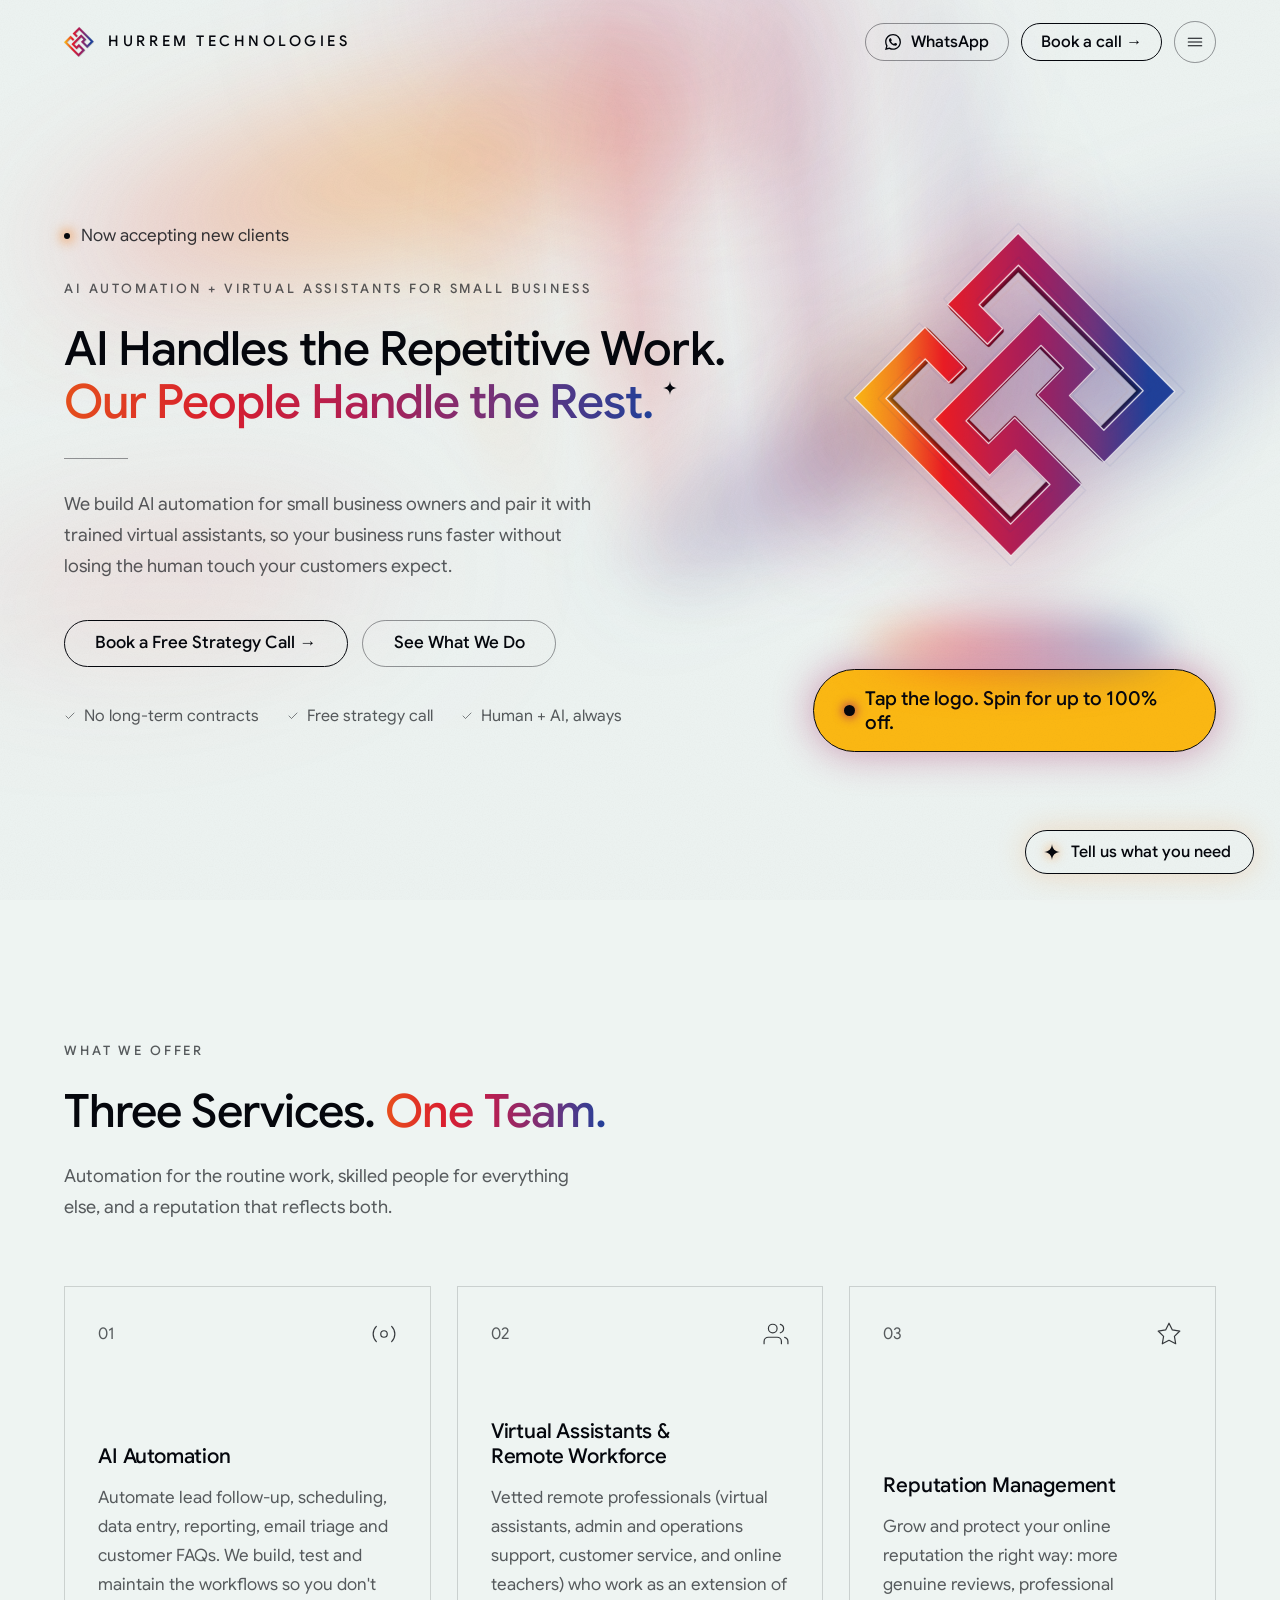
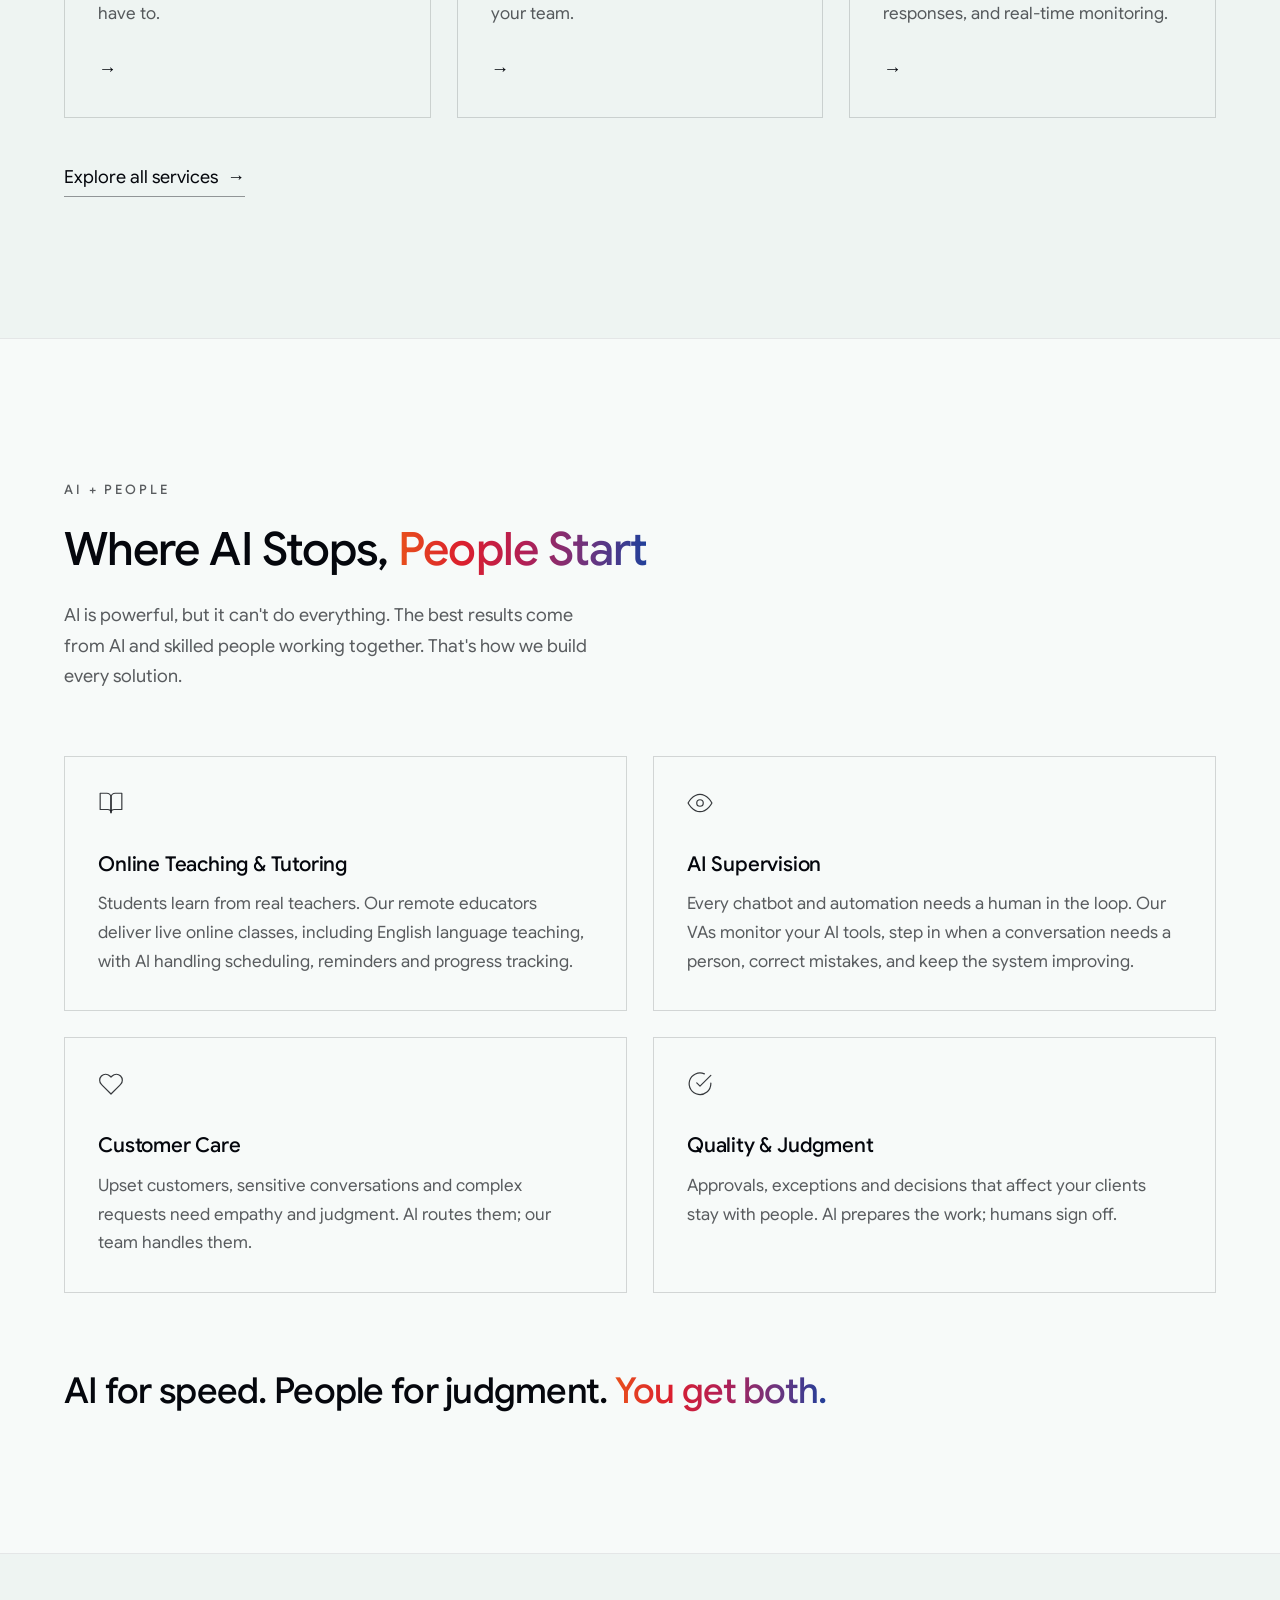
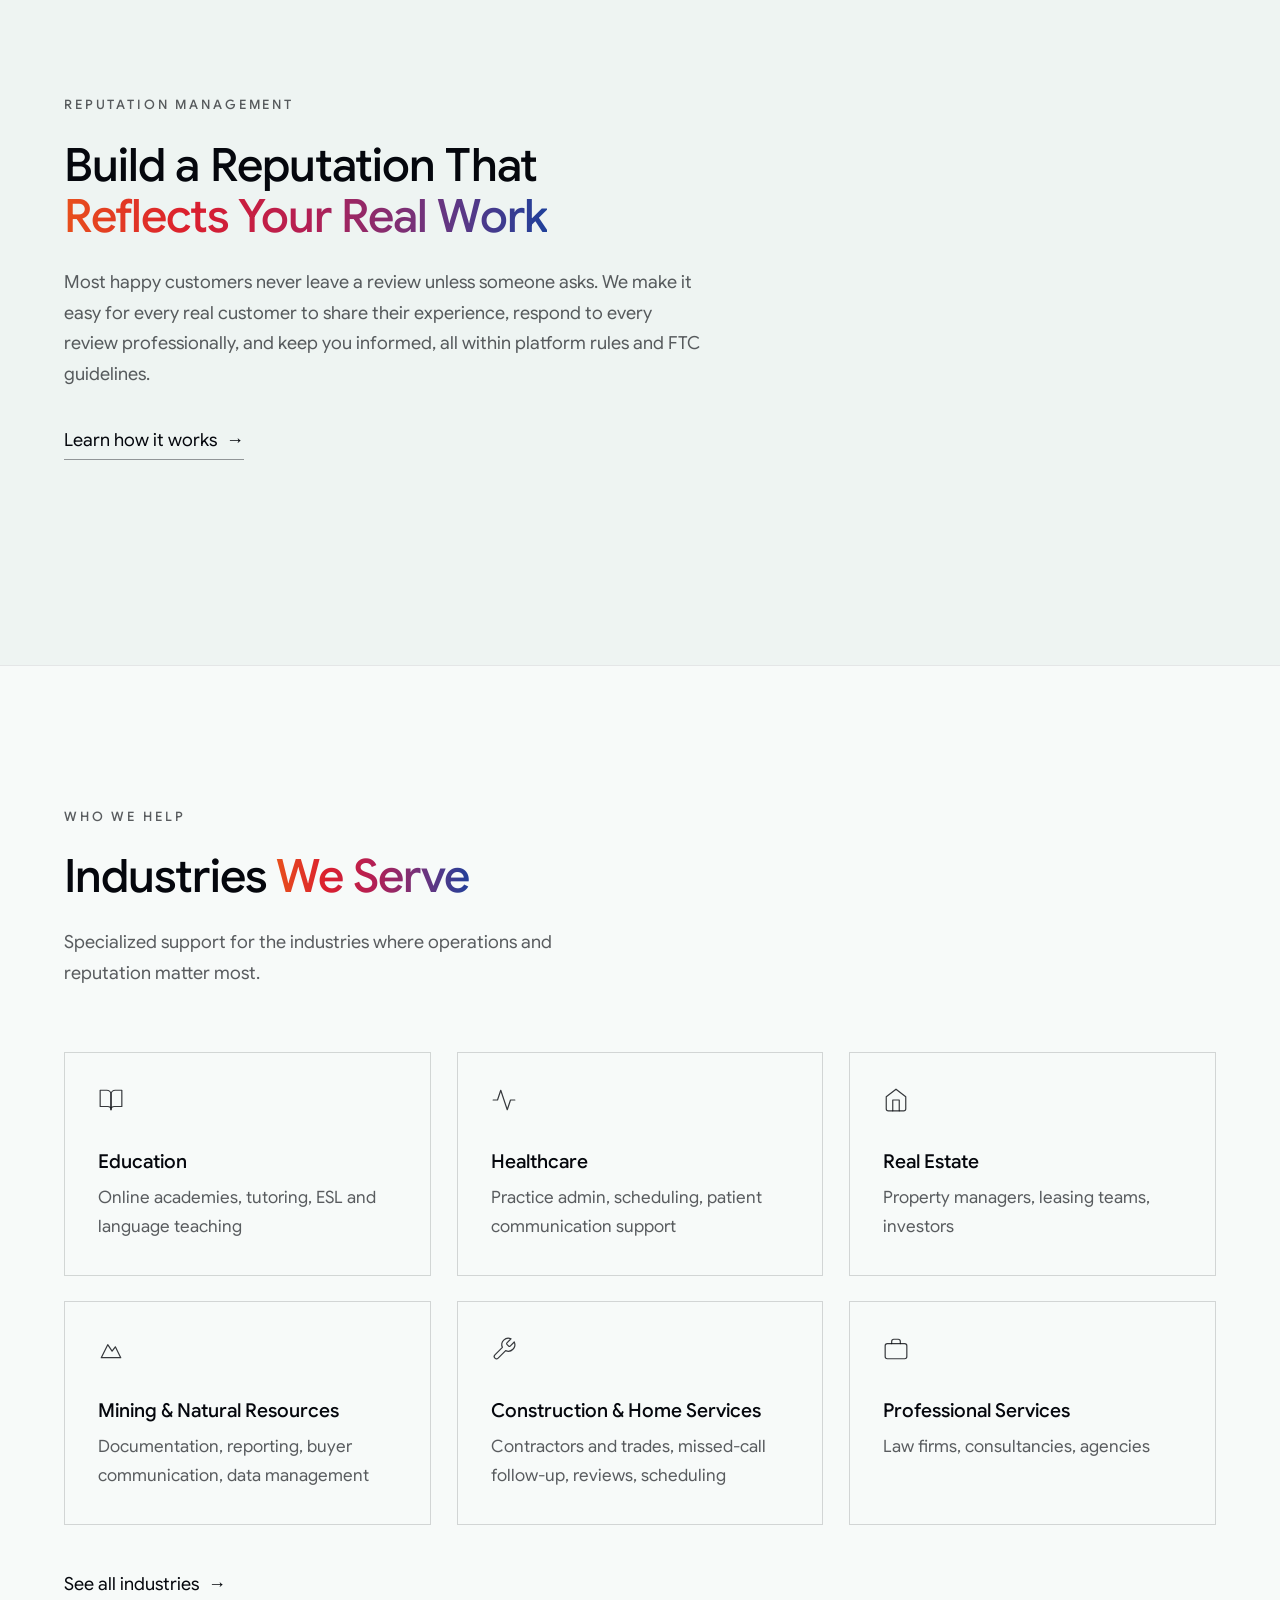
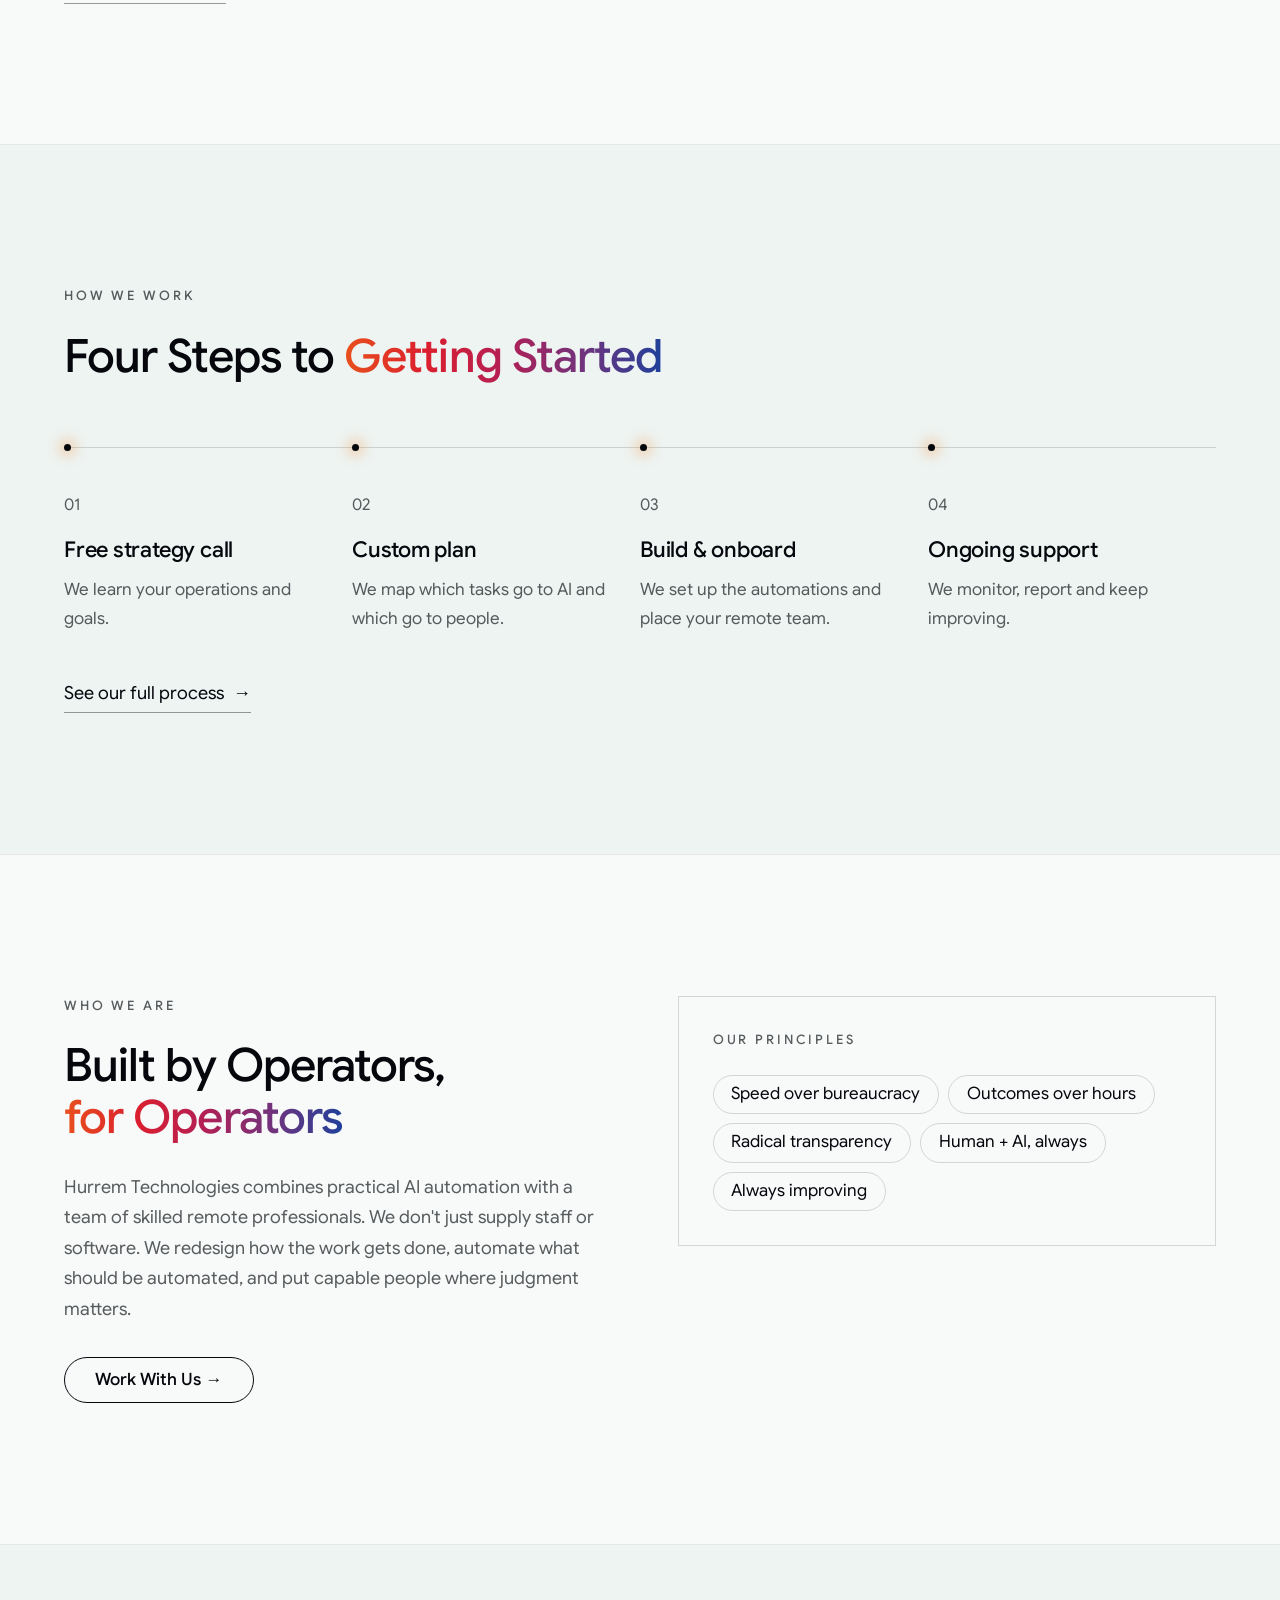
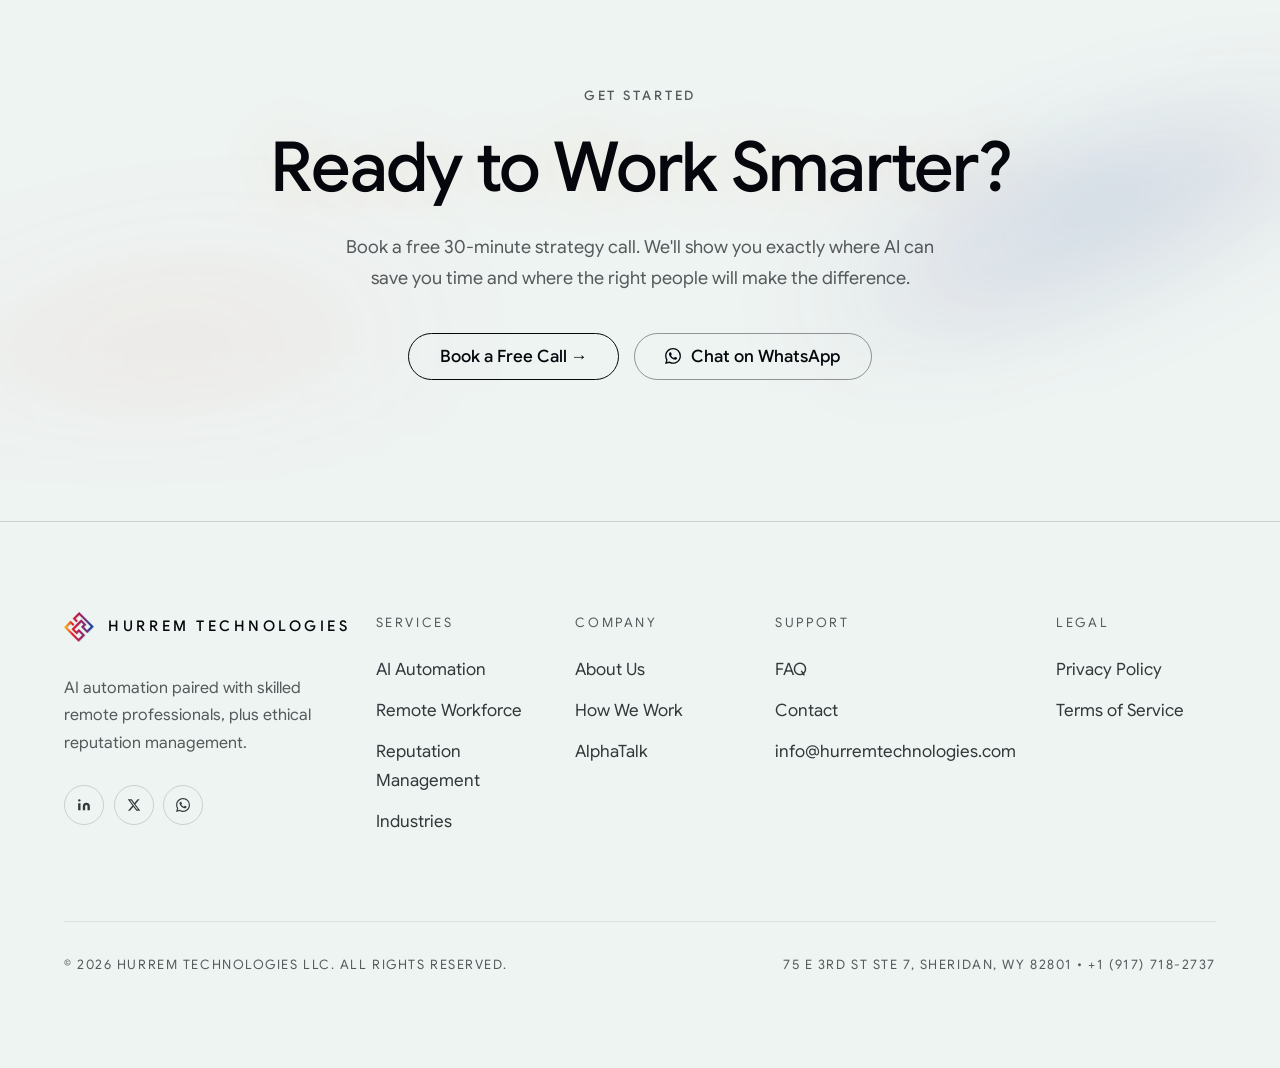
<file: index.html>
<!DOCTYPE html>
<html lang="en">
<head>
<meta charset="UTF-8"/>
<meta name="viewport" content="width=device-width,initial-scale=1"/>
<title>AI Automation &amp; Virtual Assistants for Small Business | Hurrem</title>
<meta name="description" content="Hurrem Technologies helps U.S. small business owners save hours with done-for-you AI automation, AI-supervised virtual assistants and reputation management."/>
<meta name="keywords" content="AI automation, remote teams, virtual assistants, AI supervision, online teachers, reputation management, review management, business process automation"/>
<meta name="robots" content="index, follow"/>
<link rel="canonical" href="https://www.hurremtechnologies.com/"/>
<meta property="og:type" content="website"/>
<meta property="og:url" content="https://www.hurremtechnologies.com/"/>
<meta property="og:title" content="AI Automation &amp; Virtual Assistants for Small Business | Hurrem"/>
<meta property="og:description" content="Hurrem Technologies helps U.S. small business owners save hours with done-for-you AI automation, AI-supervised virtual assistants and reputation management."/>
<meta property="og:image" content="https://www.hurremtechnologies.com/assets/og-image.png"/>
<meta property="og:site_name" content="Hurrem Technologies LLC"/>
<meta name="twitter:card" content="summary_large_image"/>
<meta name="twitter:title" content="AI Automation &amp; Virtual Assistants for Small Business | Hurrem"/>
<meta name="twitter:description" content="Hurrem Technologies helps U.S. small business owners save hours with done-for-you AI automation, AI-supervised virtual assistants and reputation management."/>
<!-- Google tag (gtag.js) -->
<script async src="https://www.googletagmanager.com/gtag/js?id=G-JPX0Q8E571"></script>
<script>window.dataLayer=window.dataLayer||[];function gtag(){dataLayer.push(arguments);}gtag('js',new Date());gtag('config','G-JPX0Q8E571');</script>
<script type="application/ld+json">
{
  "@context": "https://schema.org",
  "@type": "Organization",
  "name": "Hurrem Technologies LLC",
  "url": "https://www.hurremtechnologies.com",
  "logo": "https://www.hurremtechnologies.com/assets/logo-icon.png",
  "description": "AI automation paired with skilled remote professionals, plus ethical reputation management.",
  "address": {
    "@type": "PostalAddress",
    "streetAddress": "75 E 3rd St Ste 7",
    "addressLocality": "Sheridan",
    "addressRegion": "WY",
    "postalCode": "82801",
    "addressCountry": "US"
  },
  "contactPoint": {
    "@type": "ContactPoint",
    "telephone": "+1-917-718-2737",
    "contactType": "customer service",
    "email": "info@hurremtechnologies.com",
    "availableLanguage": "English"
  },
  "sameAs": [
    "https://www.linkedin.com/company/109564985",
    "https://x.com/hurrem_ai"
  ]
}
</script>
<meta name="theme-color" content="#EEF4F2"/>
<link rel="icon" href="/favicon.ico" sizes="48x48"/>
<link rel="icon" type="image/png" sizes="96x96" href="/favicon-96x96.png"/>
<link rel="icon" type="image/png" sizes="192x192" href="/favicon-192x192.png"/>
<link rel="apple-touch-icon" href="/apple-touch-icon.png"/>
<link rel="preload" href="assets/fonts/google-sans-latin-wght-normal.woff2" as="font" type="font/woff2" crossorigin/>
<link rel="stylesheet" href="assets/site.css?v=11"/>
<script>document.documentElement.classList.add('js');</script>
</head>
<body>
<a class="skip" href="#main">Skip to content</a>
<div class="grain" aria-hidden="true"></div>

<header class="site-header" id="site-header">
  <div class="wrap nav">
    <a href="/" class="brand">
      <img src="assets/logo-icon.png" class="logo-mark" alt="" width="30" height="30">
      Hurrem Technologies
    </a>
    <nav class="nav-links" aria-label="Main navigation">
      <a href="/services">Services</a>
      <a href="/reputation">Reputation Management</a>
      <a href="/industries">Industries</a>
      <a href="/process">Process</a>
      <a href="/alphatalk">AlphaTalk</a>
      <a href="/faq">FAQ</a>
      <a href="/contact">Contact</a>
    </nav>
    <div class="nav-right">
      <a class="btn-whatsapp" href="https://wa.me/19177182737" target="_blank" rel="noopener" aria-label="WhatsApp">
        <svg width="16" height="16" viewBox="0 0 24 24" fill="currentColor"><path d="M17.472 14.382c-.297-.149-1.758-.867-2.03-.967-.273-.099-.471-.148-.67.15-.197.297-.767.966-.94 1.164-.173.199-.347.223-.644.075-.297-.15-1.255-.463-2.39-1.475-.883-.788-1.48-1.761-1.653-2.059-.173-.297-.018-.458.13-.606.134-.133.298-.347.446-.52.149-.174.198-.298.298-.497.099-.198.05-.371-.025-.52-.075-.149-.669-1.612-.916-2.207-.242-.579-.487-.5-.669-.51-.173-.008-.371-.01-.57-.01-.198 0-.52.074-.792.372-.272.297-1.04 1.016-1.04 2.479 0 1.462 1.065 2.875 1.213 3.074.149.198 2.096 3.2 5.077 4.487.709.306 1.262.489 1.694.625.712.227 1.36.195 1.871.118.571-.085 1.758-.719 2.006-1.413.248-.694.248-1.289.173-1.413-.074-.124-.272-.198-.57-.347m-5.421 7.403h-.004a9.87 9.87 0 0 1-5.031-1.378l-.361-.214-3.741.982.998-3.648-.235-.374a9.86 9.86 0 0 1-1.51-5.26c.001-5.45 4.436-9.884 9.888-9.884 2.64 0 5.122 1.03 6.988 2.898a9.825 9.825 0 0 1 2.893 6.994c-.003 5.45-4.437 9.884-9.885 9.884m8.413-18.297A11.815 11.815 0 0 0 12.05 0C5.495 0 .16 5.335.157 11.892c0 2.096.547 4.142 1.588 5.945L.057 24l6.305-1.654a11.882 11.882 0 0 0 5.683 1.448h.005c6.554 0 11.89-5.335 11.893-11.893a11.821 11.821 0 0 0-3.48-8.413z"/></svg>
        <span>WhatsApp</span>
      </a>
      <a href="/contact" class="btn btn-primary">Book a call →</a>
      <button class="menu-toggle" id="menuBtn" aria-label="Toggle menu" aria-expanded="false" aria-controls="mobileMenu">
        <svg class="bars" width="18" height="18" viewBox="0 0 24 24" fill="none" stroke="currentColor" stroke-width="1.4" stroke-linecap="round"><line x1="3" y1="7" x2="21" y2="7"/><line x1="3" y1="12" x2="21" y2="12"/><line x1="3" y1="17" x2="21" y2="17"/></svg>
        <svg class="x-icon" width="18" height="18" viewBox="0 0 24 24" fill="none" stroke="currentColor" stroke-width="1.4" stroke-linecap="round"><line x1="18" y1="6" x2="6" y2="18"/><line x1="6" y1="6" x2="18" y2="18"/></svg>
      </button>
    </div>
  </div>
  <nav class="mobile-menu" id="mobileMenu" aria-label="Mobile navigation">
    <a href="/services">Services</a>
    <a href="/reputation">Reputation Management</a>
    <a href="/industries">Industries</a>
    <a href="/process">Process</a>
      <a href="/alphatalk">AlphaTalk</a>
    <a href="/faq">FAQ</a>
    <a href="/contact">Contact</a>
    <a href="https://wa.me/19177182737" target="_blank" rel="noopener"><svg width="16" height="16" viewBox="0 0 24 24" fill="currentColor"><path d="M17.472 14.382c-.297-.149-1.758-.867-2.03-.967-.273-.099-.471-.148-.67.15-.197.297-.767.966-.94 1.164-.173.199-.347.223-.644.075-.297-.15-1.255-.463-2.39-1.475-.883-.788-1.48-1.761-1.653-2.059-.173-.297-.018-.458.13-.606.134-.133.298-.347.446-.52.149-.174.198-.298.298-.497.099-.198.05-.371-.025-.52-.075-.149-.669-1.612-.916-2.207-.242-.579-.487-.5-.669-.51-.173-.008-.371-.01-.57-.01-.198 0-.52.074-.792.372-.272.297-1.04 1.016-1.04 2.479 0 1.462 1.065 2.875 1.213 3.074.149.198 2.096 3.2 5.077 4.487.709.306 1.262.489 1.694.625.712.227 1.36.195 1.871.118.571-.085 1.758-.719 2.006-1.413.248-.694.248-1.289.173-1.413-.074-.124-.272-.198-.57-.347m-5.421 7.403h-.004a9.87 9.87 0 0 1-5.031-1.378l-.361-.214-3.741.982.998-3.648-.235-.374a9.86 9.86 0 0 1-1.51-5.26c.001-5.45 4.436-9.884 9.888-9.884 2.64 0 5.122 1.03 6.988 2.898a9.825 9.825 0 0 1 2.893 6.994c-.003 5.45-4.437 9.884-9.885 9.884m8.413-18.297A11.815 11.815 0 0 0 12.05 0C5.495 0 .16 5.335.157 11.892c0 2.096.547 4.142 1.588 5.945L.057 24l6.305-1.654a11.882 11.882 0 0 0 5.683 1.448h.005c6.554 0 11.89-5.335 11.893-11.893a11.821 11.821 0 0 0-3.48-8.413z"/></svg> WhatsApp</a>
    <a href="/contact" class="m-cta">Book a call →</a>
  </nav>
</header>

<main id="main">
<!-- HERO -->
<section id="hero">
  <div class="aurora" aria-hidden="true"><span class="ribbon r1"></span><span class="ribbon r2"></span><span class="ribbon r3"></span><span class="ribbon r4"></span><span class="ribbon r5"></span><span class="ribbon r6"></span></div>
  <div class="wrap">
    <div class="grid2">
      <div class="reveal-left">
        <div class="hero-badge">Now accepting new clients</div>
        <div class="eyebrow">AI Automation + Virtual Assistants for Small Business</div>
        <h1 class="hero-title">
          AI Handles the Repetitive Work.<br><span class="gradient-text">Our People Handle the Rest.</span>
        </h1>
        <div class="divider"></div>
        <p class="lead">We build AI automation for small business owners and pair it with trained virtual assistants, so your business runs faster without losing the human touch your customers expect.</p>
        <div class="hero-cta">
          <a href="/contact" class="btn btn-primary">Book a Free Strategy Call →</a>
          <a href="/services" class="btn btn-ghost">See What We Do</a>
        </div>
        <div class="hero-trust">
          <span><svg width="16" height="16" viewBox="0 0 24 24" fill="none" stroke="currentColor" stroke-width="3" stroke-linecap="round" stroke-linejoin="round"><polyline points="20 6 9 17 4 12"/></svg>No long-term contracts</span>
          <span><svg width="16" height="16" viewBox="0 0 24 24" fill="none" stroke="currentColor" stroke-width="3" stroke-linecap="round" stroke-linejoin="round"><polyline points="20 6 9 17 4 12"/></svg>Free strategy call</span>
          <span><svg width="16" height="16" viewBox="0 0 24 24" fill="none" stroke="currentColor" stroke-width="3" stroke-linecap="round" stroke-linejoin="round"><polyline points="20 6 9 17 4 12"/></svg>Human + AI, always</span>
        </div>
      </div>
      <div class="hero-visual-wrap reveal-right">
        <div class="mark3d" role="img" aria-label="The Hurrem Technologies logo mark as a floating three-dimensional form, in the logo's yellow-to-blue gradient."><svg class="mark3d__defs" aria-hidden="true"><defs><path id="hm" d="M509.3 94.2 L331.6 273.2 L432.1 373.4 L470.3 333.7 L411.0 274.0 L510.0 174.4 L824.3 490.5 L725.2 590.1 L638.5 502.8 L702.9 436.5 L562.7 296.4 L298.5 562.3 L437.7 703.6 L502.7 639.5 L589.5 726.8 L490.4 826.4 L176.2 510.2 L275.2 410.6 L334.6 470.3 L374.0 431.8 L274.5 330.7 L96.6 508.5 L491.2 906.5 L668.9 727.5 L500.7 558.3 L434.8 623.7 L377.7 566.5 L566.9 376.1 L623.8 433.5 L557.8 500.9 L726.2 670.3 L903.9 492.5Z"/><linearGradient id="hm-face" x1="0" y1="0.5" x2="1" y2="0.5"><stop offset="0" stop-color="#FDB913"/><stop offset="0.13" stop-color="#F58220"/><stop offset="0.28" stop-color="#EC1C24"/><stop offset="0.43" stop-color="#C41E4A"/><stop offset="0.57" stop-color="#A31F60"/><stop offset="0.75" stop-color="#6E347E"/><stop offset="0.92" stop-color="#20409A"/></linearGradient><linearGradient id="hm-s1" x1="0" y1="0.5" x2="1" y2="0.5"><stop offset="0" stop-color="#d59b10"/><stop offset="0.13" stop-color="#ce6d1b"/><stop offset="0.28" stop-color="#c6181e"/><stop offset="0.43" stop-color="#a5193e"/><stop offset="0.57" stop-color="#891a51"/><stop offset="0.75" stop-color="#5c2c6a"/><stop offset="0.92" stop-color="#1b3681"/></linearGradient><linearGradient id="hm-s2" x1="0" y1="0.5" x2="1" y2="0.5"><stop offset="0" stop-color="#cf9710"/><stop offset="0.13" stop-color="#c86a1a"/><stop offset="0.28" stop-color="#c1171d"/><stop offset="0.43" stop-color="#a0193d"/><stop offset="0.57" stop-color="#85194e"/><stop offset="0.75" stop-color="#5a2b67"/><stop offset="0.92" stop-color="#1a347e"/></linearGradient><linearGradient id="hm-s3" x1="0" y1="0.5" x2="1" y2="0.5"><stop offset="0" stop-color="#c9930f"/><stop offset="0.13" stop-color="#c36719"/><stop offset="0.28" stop-color="#bc161d"/><stop offset="0.43" stop-color="#9c183b"/><stop offset="0.57" stop-color="#82194c"/><stop offset="0.75" stop-color="#572964"/><stop offset="0.92" stop-color="#19337a"/></linearGradient><linearGradient id="hm-s4" x1="0" y1="0.5" x2="1" y2="0.5"><stop offset="0" stop-color="#c48f0f"/><stop offset="0.13" stop-color="#bd6419"/><stop offset="0.28" stop-color="#b6161c"/><stop offset="0.43" stop-color="#971739"/><stop offset="0.57" stop-color="#7e184a"/><stop offset="0.75" stop-color="#552861"/><stop offset="0.92" stop-color="#193177"/></linearGradient><linearGradient id="hm-s5" x1="0" y1="0.5" x2="1" y2="0.5"><stop offset="0" stop-color="#be8b0e"/><stop offset="0.13" stop-color="#b86218"/><stop offset="0.28" stop-color="#b1151b"/><stop offset="0.43" stop-color="#931738"/><stop offset="0.57" stop-color="#7a1748"/><stop offset="0.75" stop-color="#53275f"/><stop offset="0.92" stop-color="#183074"/></linearGradient><linearGradient id="hm-s6" x1="0" y1="0.5" x2="1" y2="0.5"><stop offset="0" stop-color="#b8870e"/><stop offset="0.13" stop-color="#b25f17"/><stop offset="0.28" stop-color="#ac141a"/><stop offset="0.43" stop-color="#8f1636"/><stop offset="0.57" stop-color="#771746"/><stop offset="0.75" stop-color="#50265c"/><stop offset="0.92" stop-color="#172f70"/></linearGradient><linearGradient id="hm-s7" x1="0" y1="0.5" x2="1" y2="0.5"><stop offset="0" stop-color="#b3830d"/><stop offset="0.13" stop-color="#ad5c17"/><stop offset="0.28" stop-color="#a71419"/><stop offset="0.43" stop-color="#8a1534"/><stop offset="0.57" stop-color="#731644"/><stop offset="0.75" stop-color="#4e2559"/><stop offset="0.92" stop-color="#172d6d"/></linearGradient><linearGradient id="hm-s8" x1="0" y1="0.5" x2="1" y2="0.5"><stop offset="0" stop-color="#ad7e0d"/><stop offset="0.13" stop-color="#a75916"/><stop offset="0.28" stop-color="#a11319"/><stop offset="0.43" stop-color="#861533"/><stop offset="0.57" stop-color="#6f1542"/><stop offset="0.75" stop-color="#4b2456"/><stop offset="0.92" stop-color="#162c69"/></linearGradient><linearGradient id="hm-s9" x1="0" y1="0.5" x2="1" y2="0.5"><stop offset="0" stop-color="#a77a0d"/><stop offset="0.13" stop-color="#a25615"/><stop offset="0.28" stop-color="#9c1318"/><stop offset="0.43" stop-color="#821431"/><stop offset="0.57" stop-color="#6c143f"/><stop offset="0.75" stop-color="#492253"/><stop offset="0.92" stop-color="#152a66"/></linearGradient><linearGradient id="hm-s10" x1="0" y1="0.5" x2="1" y2="0.5"><stop offset="0" stop-color="#a2760c"/><stop offset="0.13" stop-color="#9d5314"/><stop offset="0.28" stop-color="#971217"/><stop offset="0.43" stop-color="#7d132f"/><stop offset="0.57" stop-color="#68143d"/><stop offset="0.75" stop-color="#462150"/><stop offset="0.92" stop-color="#142962"/></linearGradient><linearGradient id="hm-s11" x1="0" y1="0.5" x2="1" y2="0.5"><stop offset="0" stop-color="#9c720c"/><stop offset="0.13" stop-color="#975014"/><stop offset="0.28" stop-color="#911116"/><stop offset="0.43" stop-color="#79122e"/><stop offset="0.57" stop-color="#64133b"/><stop offset="0.75" stop-color="#44204e"/><stop offset="0.92" stop-color="#14275f"/></linearGradient><linearGradient id="hm-s12" x1="0" y1="0.5" x2="1" y2="0.5"><stop offset="0" stop-color="#966e0b"/><stop offset="0.13" stop-color="#924d13"/><stop offset="0.28" stop-color="#8c1115"/><stop offset="0.43" stop-color="#74122c"/><stop offset="0.57" stop-color="#611239"/><stop offset="0.75" stop-color="#411f4b"/><stop offset="0.92" stop-color="#13265b"/></linearGradient><linearGradient id="hm-s13" x1="0" y1="0.5" x2="1" y2="0.5"><stop offset="0" stop-color="#916a0b"/><stop offset="0.13" stop-color="#8c4a12"/><stop offset="0.28" stop-color="#871015"/><stop offset="0.43" stop-color="#70112a"/><stop offset="0.57" stop-color="#5d1237"/><stop offset="0.75" stop-color="#3f1e48"/><stop offset="0.92" stop-color="#122558"/></linearGradient><linearGradient id="hm-s14" x1="0" y1="0.5" x2="1" y2="0.5"><stop offset="0" stop-color="#8b660a"/><stop offset="0.13" stop-color="#874712"/><stop offset="0.28" stop-color="#820f14"/><stop offset="0.43" stop-color="#6c1029"/><stop offset="0.57" stop-color="#5a1135"/><stop offset="0.75" stop-color="#3c1d45"/><stop offset="0.92" stop-color="#122355"/></linearGradient><linearGradient id="hm-s15" x1="0" y1="0.5" x2="1" y2="0.5"><stop offset="0" stop-color="#85620a"/><stop offset="0.13" stop-color="#814511"/><stop offset="0.28" stop-color="#7c0f13"/><stop offset="0.43" stop-color="#671027"/><stop offset="0.57" stop-color="#561033"/><stop offset="0.75" stop-color="#3a1b42"/><stop offset="0.92" stop-color="#112251"/></linearGradient><linearGradient id="hm-s16" x1="0" y1="0.5" x2="1" y2="0.5"><stop offset="0" stop-color="#805d0a"/><stop offset="0.13" stop-color="#7c4210"/><stop offset="0.28" stop-color="#770e12"/><stop offset="0.43" stop-color="#630f25"/><stop offset="0.57" stop-color="#521030"/><stop offset="0.75" stop-color="#381a40"/><stop offset="0.92" stop-color="#10204e"/></linearGradient><linearGradient id="hm-s17" x1="0" y1="0.5" x2="1" y2="0.5"><stop offset="0" stop-color="#7a5909"/><stop offset="0.13" stop-color="#763f0f"/><stop offset="0.28" stop-color="#720e11"/><stop offset="0.43" stop-color="#5f0e24"/><stop offset="0.57" stop-color="#4f0f2e"/><stop offset="0.75" stop-color="#35193d"/><stop offset="0.92" stop-color="#0f1f4a"/></linearGradient><linearGradient id="hm-s18" x1="0" y1="0.5" x2="1" y2="0.5"><stop offset="0" stop-color="#745509"/><stop offset="0.13" stop-color="#713c0f"/><stop offset="0.28" stop-color="#6d0d11"/><stop offset="0.43" stop-color="#5a0e22"/><stop offset="0.57" stop-color="#4b0e2c"/><stop offset="0.75" stop-color="#33183a"/><stop offset="0.92" stop-color="#0f1d47"/></linearGradient></defs></svg><div class="mark3d__halo"><svg viewBox="0 0 1000 1000" class="" aria-hidden="true"><use href="#hm" fill="url(#hm-face)"/></svg></div><div class="mark3d__body"><svg viewBox="0 0 1000 1000" class="mark3d__wire mark3d__wire--back" aria-hidden="true"><use href="#hm"/></svg><svg viewBox="0 0 1000 1000" class="mark3d__layer mark3d__layer--alt" style="--i:18;fill:url(#hm-s18)" aria-hidden="true"><use href="#hm"/></svg><svg viewBox="0 0 1000 1000" class="mark3d__layer" style="--i:17;fill:url(#hm-s17)" aria-hidden="true"><use href="#hm"/></svg><svg viewBox="0 0 1000 1000" class="mark3d__layer mark3d__layer--alt" style="--i:16;fill:url(#hm-s16)" aria-hidden="true"><use href="#hm"/></svg><svg viewBox="0 0 1000 1000" class="mark3d__layer" style="--i:15;fill:url(#hm-s15)" aria-hidden="true"><use href="#hm"/></svg><svg viewBox="0 0 1000 1000" class="mark3d__layer mark3d__layer--alt" style="--i:14;fill:url(#hm-s14)" aria-hidden="true"><use href="#hm"/></svg><svg viewBox="0 0 1000 1000" class="mark3d__layer" style="--i:13;fill:url(#hm-s13)" aria-hidden="true"><use href="#hm"/></svg><svg viewBox="0 0 1000 1000" class="mark3d__layer mark3d__layer--alt" style="--i:12;fill:url(#hm-s12)" aria-hidden="true"><use href="#hm"/></svg><svg viewBox="0 0 1000 1000" class="mark3d__layer" style="--i:11;fill:url(#hm-s11)" aria-hidden="true"><use href="#hm"/></svg><svg viewBox="0 0 1000 1000" class="mark3d__layer mark3d__layer--alt" style="--i:10;fill:url(#hm-s10)" aria-hidden="true"><use href="#hm"/></svg><svg viewBox="0 0 1000 1000" class="mark3d__layer" style="--i:9;fill:url(#hm-s9)" aria-hidden="true"><use href="#hm"/></svg><svg viewBox="0 0 1000 1000" class="mark3d__layer mark3d__layer--alt" style="--i:8;fill:url(#hm-s8)" aria-hidden="true"><use href="#hm"/></svg><svg viewBox="0 0 1000 1000" class="mark3d__layer" style="--i:7;fill:url(#hm-s7)" aria-hidden="true"><use href="#hm"/></svg><svg viewBox="0 0 1000 1000" class="mark3d__layer mark3d__layer--alt" style="--i:6;fill:url(#hm-s6)" aria-hidden="true"><use href="#hm"/></svg><svg viewBox="0 0 1000 1000" class="mark3d__layer" style="--i:5;fill:url(#hm-s5)" aria-hidden="true"><use href="#hm"/></svg><svg viewBox="0 0 1000 1000" class="mark3d__layer mark3d__layer--alt" style="--i:4;fill:url(#hm-s4)" aria-hidden="true"><use href="#hm"/></svg><svg viewBox="0 0 1000 1000" class="mark3d__layer" style="--i:3;fill:url(#hm-s3)" aria-hidden="true"><use href="#hm"/></svg><svg viewBox="0 0 1000 1000" class="mark3d__layer mark3d__layer--alt" style="--i:2;fill:url(#hm-s2)" aria-hidden="true"><use href="#hm"/></svg><svg viewBox="0 0 1000 1000" class="mark3d__layer" style="--i:1;fill:url(#hm-s1)" aria-hidden="true"><use href="#hm"/></svg><svg viewBox="0 0 1000 1000" class="mark3d__face" aria-hidden="true"><use href="#hm" fill="url(#hm-face)"/></svg><svg viewBox="0 0 1000 1000" class="mark3d__wire mark3d__wire--front" aria-hidden="true"><use href="#hm"/></svg></div><span class="mark3d__shadow"></span></div>
      </div>
    </div>
  </div>
</section>

<!-- SERVICES TEASER -->
<section>
  <div class="wrap">
    <div class="sec-header reveal">
      <div class="eyebrow">What we offer</div>
      <h2 class="sec-title">Three Services. <span class="gradient-text-accent">One Team.</span></h2>
      <p class="lead">Automation for the routine work, skilled people for everything else, and a reputation that reflects both.</p>
    </div>
    <div class="stagger svc-grid">
      <div class="service-card" onclick="window.location.href='/services#ai-automation'">
        <div class="svc-icon"><svg width="24" height="24" viewBox="0 0 24 24" fill="none" stroke="currentColor" stroke-width="2" stroke-linecap="round" stroke-linejoin="round"><circle cx="12" cy="12" r="3"/><path d="M19.07 4.93a10 10 0 0 1 0 14.14"/><path d="M4.93 4.93a10 10 0 0 0 0 14.14"/></svg></div>
        <div class="svc-body"><h3>AI Automation</h3><p>Automate lead follow-up, scheduling, data entry, reporting, email triage and customer FAQs. We build, test and maintain the workflows so you don't have to.</p></div>
        <div class="svc-arrow">→</div>
      </div>
      <div class="service-card" onclick="window.location.href='/services#remote-workforce'">
        <div class="svc-icon"><svg width="24" height="24" viewBox="0 0 24 24" fill="none" stroke="currentColor" stroke-width="2" stroke-linecap="round" stroke-linejoin="round"><path d="M17 21v-2a4 4 0 0 0-4-4H5a4 4 0 0 0-4 4v2"/><circle cx="9" cy="7" r="4"/><path d="M23 21v-2a4 4 0 0 0-3-3.87"/><path d="M16 3.13a4 4 0 0 1 0 7.75"/></svg></div>
        <div class="svc-body"><h3>Virtual Assistants &amp; Remote Workforce</h3><p>Vetted remote professionals (virtual assistants, admin and operations support, customer service, and online teachers) who work as an extension of your team.</p></div>
        <div class="svc-arrow">→</div>
      </div>
      <div class="service-card" onclick="window.location.href='/reputation'">
        <div class="svc-icon"><svg width="24" height="24" viewBox="0 0 24 24" fill="none" stroke="currentColor" stroke-width="2" stroke-linecap="round" stroke-linejoin="round"><polygon points="12 2 15.09 8.26 22 9.27 17 14.14 18.18 21.02 12 17.77 5.82 21.02 7 14.14 2 9.27 8.91 8.26 12 2"/></svg></div>
        <div class="svc-body"><h3>Reputation Management</h3><p>Grow and protect your online reputation the right way: more genuine reviews, professional responses, and real-time monitoring.</p></div>
        <div class="svc-arrow">→</div>
      </div>
    </div>
    <div style="margin-top:32px"><a href="/services" class="text-link">Explore all services <span class="arrow">→</span></a></div>
  </div>
</section>

<!-- AI + PEOPLE -->
<section>
  <div class="wrap">
    <div class="sec-header reveal">
      <div class="eyebrow">AI + people</div>
      <h2 class="sec-title">Where AI Stops, <span class="gradient-text">People Start</span></h2>
      <p class="lead">AI is powerful, but it can't do everything. The best results come from AI and skilled people working together. That's how we build every solution.</p>
    </div>
    <div class="duo-grid stagger">
      <div class="duo-card">
        <div class="svc-icon"><svg width="22" height="22" viewBox="0 0 24 24" fill="none" stroke="currentColor" stroke-width="2" stroke-linecap="round" stroke-linejoin="round"><path d="M2 3h6a4 4 0 0 1 4 4v14a3 3 0 0 0-3-3H2z"/><path d="M22 3h-6a4 4 0 0 0-4 4v14a3 3 0 0 1 3-3h7z"/></svg></div>
        <h3>Online Teaching &amp; Tutoring</h3>
        <p>Students learn from real teachers. Our remote educators deliver live online classes, including English language teaching, with AI handling scheduling, reminders and progress tracking.</p>
      </div>
      <div class="duo-card">
        <div class="svc-icon"><svg width="22" height="22" viewBox="0 0 24 24" fill="none" stroke="currentColor" stroke-width="2" stroke-linecap="round" stroke-linejoin="round"><path d="M1 12s4-8 11-8 11 8 11 8-4 8-11 8-11-8-11-8z"/><circle cx="12" cy="12" r="3"/></svg></div>
        <h3>AI Supervision</h3>
        <p>Every chatbot and automation needs a human in the loop. Our VAs monitor your AI tools, step in when a conversation needs a person, correct mistakes, and keep the system improving.</p>
      </div>
      <div class="duo-card">
        <div class="svc-icon"><svg width="22" height="22" viewBox="0 0 24 24" fill="none" stroke="currentColor" stroke-width="2" stroke-linecap="round" stroke-linejoin="round"><path d="M20.84 4.61a5.5 5.5 0 0 0-7.78 0L12 5.67l-1.06-1.06a5.5 5.5 0 0 0-7.78 7.78l1.06 1.06L12 21.23l7.78-7.78 1.06-1.06a5.5 5.5 0 0 0 0-7.78z"/></svg></div>
        <h3>Customer Care</h3>
        <p>Upset customers, sensitive conversations and complex requests need empathy and judgment. AI routes them; our team handles them.</p>
      </div>
      <div class="duo-card">
        <div class="svc-icon"><svg width="22" height="22" viewBox="0 0 24 24" fill="none" stroke="currentColor" stroke-width="2" stroke-linecap="round" stroke-linejoin="round"><path d="M22 11.08V12a10 10 0 1 1-5.93-9.36"/><polyline points="22 4 12 14.01 9 11.01"/></svg></div>
        <h3>Quality &amp; Judgment</h3>
        <p>Approvals, exceptions and decisions that affect your clients stay with people. AI prepares the work; humans sign off.</p>
      </div>
    </div>
    <p class="duo-close reveal">AI for speed. People for judgment. <span class="gradient-text-accent">You get both.</span></p>
  </div>
</section>

<!-- REPUTATION TEASER -->
<section>
  <div class="wrap">
    <div class="sec-header reveal" style="max-width:720px">
      <div class="eyebrow">Reputation Management</div>
      <h2 class="sec-title" style="margin-bottom:20px">Build a Reputation That <span class="gradient-text-rep">Reflects Your Real Work</span></h2>
      <p class="lead" style="max-width:640px">Most happy customers never leave a review unless someone asks. We make it easy for every real customer to share their experience, respond to every review professionally, and keep you informed, all within platform rules and FTC guidelines.</p>
      <div style="margin-top:28px"><a href="/reputation" class="text-link">Learn how it works <span class="arrow">→</span></a></div>
    </div>
  </div>
</section>

<!-- INDUSTRIES TEASER -->
<section>
  <div class="wrap">
    <div class="sec-header reveal">
      <div class="eyebrow">Who we help</div>
      <h2 class="sec-title">Industries <span class="gradient-text-accent">We Serve</span></h2>
      <p class="lead">Specialized support for the industries where operations and reputation matter most.</p>
    </div>
    <div class="ind-grid stagger">
      <div class="ind-card" onclick="window.location.href='/industries#education'">
        <div class="ico"><svg width="22" height="22" viewBox="0 0 24 24" fill="none" stroke="currentColor" stroke-width="2" stroke-linecap="round" stroke-linejoin="round"><path d="M2 3h6a4 4 0 0 1 4 4v14a3 3 0 0 0-3-3H2z"/><path d="M22 3h-6a4 4 0 0 0-4 4v14a3 3 0 0 1 3-3h7z"/></svg></div>
        <span>Education</span>
        <p class="ind-sub">Online academies, tutoring, ESL and language teaching</p>
      </div>
      <div class="ind-card" onclick="window.location.href='/industries#healthcare'">
        <div class="ico"><svg width="22" height="22" viewBox="0 0 24 24" fill="none" stroke="currentColor" stroke-width="2" stroke-linecap="round" stroke-linejoin="round"><path d="M22 12h-4l-3 9L9 3l-3 9H2"/></svg></div>
        <span>Healthcare</span>
        <p class="ind-sub">Practice admin, scheduling, patient communication support</p>
      </div>
      <div class="ind-card" onclick="window.location.href='/industries#real-estate'">
        <div class="ico"><svg width="22" height="22" viewBox="0 0 24 24" fill="none" stroke="currentColor" stroke-width="2" stroke-linecap="round" stroke-linejoin="round"><path d="M3 9l9-7 9 7v11a2 2 0 0 1-2 2H5a2 2 0 0 1-2-2z"/><polyline points="9,22 9,12 15,12 15,22"/></svg></div>
        <span>Real Estate</span>
        <p class="ind-sub">Property managers, leasing teams, investors</p>
      </div>
      <div class="ind-card" onclick="window.location.href='/industries#mining'">
        <div class="ico"><svg width="22" height="22" viewBox="0 0 24 24" fill="none" stroke="currentColor" stroke-width="2" stroke-linecap="round" stroke-linejoin="round"><path d="M3 20L9 8l4 6 3-4 5 10z"/></svg></div>
        <span>Mining &amp; Natural Resources</span>
        <p class="ind-sub">Documentation, reporting, buyer communication, data management</p>
      </div>
      <div class="ind-card" onclick="window.location.href='/industries#construction'">
        <div class="ico"><svg width="22" height="22" viewBox="0 0 24 24" fill="none" stroke="currentColor" stroke-width="2" stroke-linecap="round" stroke-linejoin="round"><path d="M14.7 6.3a1 1 0 0 0 0 1.4l1.6 1.6a1 1 0 0 0 1.4 0l3.77-3.77a6 6 0 0 1-7.94 7.94l-6.91 6.91a2.12 2.12 0 0 1-3-3l6.91-6.91a6 6 0 0 1 7.94-7.94l-3.76 3.76z"/></svg></div>
        <span>Construction &amp; Home Services</span>
        <p class="ind-sub">Contractors and trades, missed-call follow-up, reviews, scheduling</p>
      </div>
      <div class="ind-card" onclick="window.location.href='/industries#professional-services'">
        <div class="ico"><svg width="22" height="22" viewBox="0 0 24 24" fill="none" stroke="currentColor" stroke-width="2" stroke-linecap="round" stroke-linejoin="round"><rect x="2" y="7" width="20" height="14" rx="2"/><path d="M16 7V5a2 2 0 0 0-2-2h-4a2 2 0 0 0-2 2v2"/></svg></div>
        <span>Professional Services</span>
        <p class="ind-sub">Law firms, consultancies, agencies</p>
      </div>
    </div>
    <div style="margin-top:32px"><a href="/industries" class="text-link">See all industries <span class="arrow">→</span></a></div>
  </div>
</section>

<!-- HOW WE WORK -->
<!-- TESTIMONIALS: add only real clients, with written permission, real names/initials as approved. Do not invent. -->
<section id="how-we-work">
  <div class="wrap">
    <div class="sec-header reveal">
      <div class="eyebrow">How we work</div>
      <h2 class="sec-title">Four Steps to <span class="gradient-text">Getting Started</span></h2>
    </div>
    <div class="steps4 stagger">
      <div class="stat"><div class="big">01</div><h3>Free strategy call</h3><p>We learn your operations and goals.</p></div>
      <div class="stat"><div class="big">02</div><h3>Custom plan</h3><p>We map which tasks go to AI and which go to people.</p></div>
      <div class="stat"><div class="big">03</div><h3>Build &amp; onboard</h3><p>We set up the automations and place your remote team.</p></div>
      <div class="stat"><div class="big">04</div><h3>Ongoing support</h3><p>We monitor, report and keep improving.</p></div>
    </div>
    <div style="margin-top:32px"><a href="/process" class="text-link">See our full process <span class="arrow">→</span></a></div>
  </div>
</section>

<!-- ABOUT -->
<section id="about">
  <div class="wrap">
    <div class="grid2" style="align-items:start">
      <div class="content reveal-left">
        <div class="eyebrow">Who we are</div>
        <h2 class="sec-title" style="margin-bottom:28px">Built by Operators, <span class="gradient-text">for Operators</span></h2>
        <p>Hurrem Technologies combines practical AI automation with a team of skilled remote professionals. We don't just supply staff or software. We redesign how the work gets done, automate what should be automated, and put capable people where judgment matters.</p>
        <a href="/contact" class="btn btn-primary" style="margin-top:8px">Work With Us →</a>
      </div>
      <div class="reveal-right">
        <div class="stat">
          <div class="values-label">Our principles</div>
          <div class="tags">
            <span class="tag">Speed over bureaucracy</span>
            <span class="tag">Outcomes over hours</span>
            <span class="tag">Radical transparency</span>
            <span class="tag">Human + AI, always</span>
            <span class="tag">Always improving</span>
          </div>
        </div>
      </div>
    </div>
  </div>
</section>

<!-- FINAL CTA -->
<section class="cta-strip">
  <div class="aurora aurora--low" aria-hidden="true"><span class="ribbon r2"></span><span class="ribbon r5"></span></div>
  <div class="wrap">
    <div class="cta-strip-inner reveal">
      <div class="eyebrow">Get started</div>
      <h2>Ready to Work Smarter?</h2>
      <p>Book a free 30-minute strategy call. We'll show you exactly where AI can save you time and where the right people will make the difference.</p>
      <div class="cta-strip-btns">
        <a href="/contact" class="btn btn-primary">Book a Free Call →</a>
        <a href="https://wa.me/19177182737" target="_blank" rel="noopener" class="btn btn-ghost">
          <svg width="16" height="16" viewBox="0 0 24 24" fill="currentColor"><path d="M17.472 14.382c-.297-.149-1.758-.867-2.03-.967-.273-.099-.471-.148-.67.15-.197.297-.767.966-.94 1.164-.173.199-.347.223-.644.075-.297-.15-1.255-.463-2.39-1.475-.883-.788-1.48-1.761-1.653-2.059-.173-.297-.018-.458.13-.606.134-.133.298-.347.446-.52.149-.174.198-.298.298-.497.099-.198.05-.371-.025-.52-.075-.149-.669-1.612-.916-2.207-.242-.579-.487-.5-.669-.51-.173-.008-.371-.01-.57-.01-.198 0-.52.074-.792.372-.272.297-1.04 1.016-1.04 2.479 0 1.462 1.065 2.875 1.213 3.074.149.198 2.096 3.2 5.077 4.487.709.306 1.262.489 1.694.625.712.227 1.36.195 1.871.118.571-.085 1.758-.719 2.006-1.413.248-.694.248-1.289.173-1.413-.074-.124-.272-.198-.57-.347m-5.421 7.403h-.004a9.87 9.87 0 0 1-5.031-1.378l-.361-.214-3.741.982.998-3.648-.235-.374a9.86 9.86 0 0 1-1.51-5.26c.001-5.45 4.436-9.884 9.888-9.884 2.64 0 5.122 1.03 6.988 2.898a9.825 9.825 0 0 1 2.893 6.994c-.003 5.45-4.437 9.884-9.885 9.884m8.413-18.297A11.815 11.815 0 0 0 12.05 0C5.495 0 .16 5.335.157 11.892c0 2.096.547 4.142 1.588 5.945L.057 24l6.305-1.654a11.882 11.882 0 0 0 5.683 1.448h.005c6.554 0 11.89-5.335 11.893-11.893a11.821 11.821 0 0 0-3.48-8.413z"/></svg>
          Chat on WhatsApp
        </a>
      </div>
    </div>
  </div>
</section>
</main>

<footer>
  <div class="wrap">
    <div class="foot-grid">
      <div class="foot-about">
        <a href="/" class="brand">
          <img src="assets/logo-icon.png" class="logo-mark" alt="" width="30" height="30">
          Hurrem Technologies
        </a>
        <p>AI automation paired with skilled remote professionals, plus ethical reputation management.</p>
        <div class="socials">
          <a class="social" href="https://www.linkedin.com/company/109564985" target="_blank" rel="noopener" aria-label="LinkedIn"><svg width="16" height="16" viewBox="0 0 24 24" fill="currentColor"><path d="M16 8a6 6 0 0 1 6 6v7h-4v-7a2 2 0 0 0-2-2 2 2 0 0 0-2 2v7h-4v-7a6 6 0 0 1 6-6z"/><rect x="2" y="9" width="4" height="12"/><circle cx="4" cy="4" r="2"/></svg></a>
          <a class="social" href="https://x.com/hurrem_ai" target="_blank" rel="noopener" aria-label="X"><svg width="16" height="16" viewBox="0 0 24 24" fill="currentColor"><path d="M18.244 2.25h3.308l-7.227 8.26 8.502 11.24H16.17l-5.214-6.817L4.99 21.75H1.68l7.73-8.835L1.254 2.25H8.08l4.713 6.231zm-1.161 17.52h1.833L7.084 4.126H5.117z"/></svg></a>
          <a class="social" href="https://wa.me/19177182737" target="_blank" rel="noopener" aria-label="WhatsApp"><svg width="16" height="16" viewBox="0 0 24 24" fill="currentColor"><path d="M17.472 14.382c-.297-.149-1.758-.867-2.03-.967-.273-.099-.471-.148-.67.15-.197.297-.767.966-.94 1.164-.173.199-.347.223-.644.075-.297-.15-1.255-.463-2.39-1.475-.883-.788-1.48-1.761-1.653-2.059-.173-.297-.018-.458.13-.606.134-.133.298-.347.446-.52.149-.174.198-.298.298-.497.099-.198.05-.371-.025-.52-.075-.149-.669-1.612-.916-2.207-.242-.579-.487-.5-.669-.51-.173-.008-.371-.01-.57-.01-.198 0-.52.074-.792.372-.272.297-1.04 1.016-1.04 2.479 0 1.462 1.065 2.875 1.213 3.074.149.198 2.096 3.2 5.077 4.487.709.306 1.262.489 1.694.625.712.227 1.36.195 1.871.118.571-.085 1.758-.719 2.006-1.413.248-.694.248-1.289.173-1.413-.074-.124-.272-.198-.57-.347m-5.421 7.403h-.004a9.87 9.87 0 0 1-5.031-1.378l-.361-.214-3.741.982.998-3.648-.235-.374a9.86 9.86 0 0 1-1.51-5.26c.001-5.45 4.436-9.884 9.888-9.884 2.64 0 5.122 1.03 6.988 2.898a9.825 9.825 0 0 1 2.893 6.994c-.003 5.45-4.437 9.884-9.885 9.884m8.413-18.297A11.815 11.815 0 0 0 12.05 0C5.495 0 .16 5.335.157 11.892c0 2.096.547 4.142 1.588 5.945L.057 24l6.305-1.654a11.882 11.882 0 0 0 5.683 1.448h.005c6.554 0 11.89-5.335 11.893-11.893a11.821 11.821 0 0 0-3.48-8.413z"/></svg></a>
        </div>
      </div>
      <div class="foot-col"><h5>Services</h5><a href="/services#ai-automation">AI Automation</a><a href="/services#remote-workforce">Remote Workforce</a><a href="/reputation">Reputation Management</a><a href="/industries">Industries</a></div>
      <div class="foot-col"><h5>Company</h5><a href="/#about">About Us</a><a href="/process">How We Work</a><a href="/alphatalk">AlphaTalk</a></div>
      <div class="foot-col"><h5>Support</h5><a href="/faq">FAQ</a><a href="/contact">Contact</a><a href="mailto:info@hurremtechnologies.com">info@hurremtechnologies.com</a></div>
      <div class="foot-col"><h5>Legal</h5><a href="/privacy-policy">Privacy Policy</a><a href="/terms">Terms of Service</a></div>
    </div>
    <div class="foot-bottom">
      <span>© 2026 Hurrem Technologies LLC. All rights reserved.</span>
      <span>75 E 3rd St Ste 7, Sheridan, WY 82801 &bull; <a href="tel:+19177182737">+1 (917) 718-2737</a></span>
    </div>
  </div>
</footer>

<script src="assets/site.js?v=7" defer></script>
<script src="assets/assistant.js?v=2" defer></script>
<script src="assets/spark.js?v=3" defer></script>
</body>
</html>
</file>
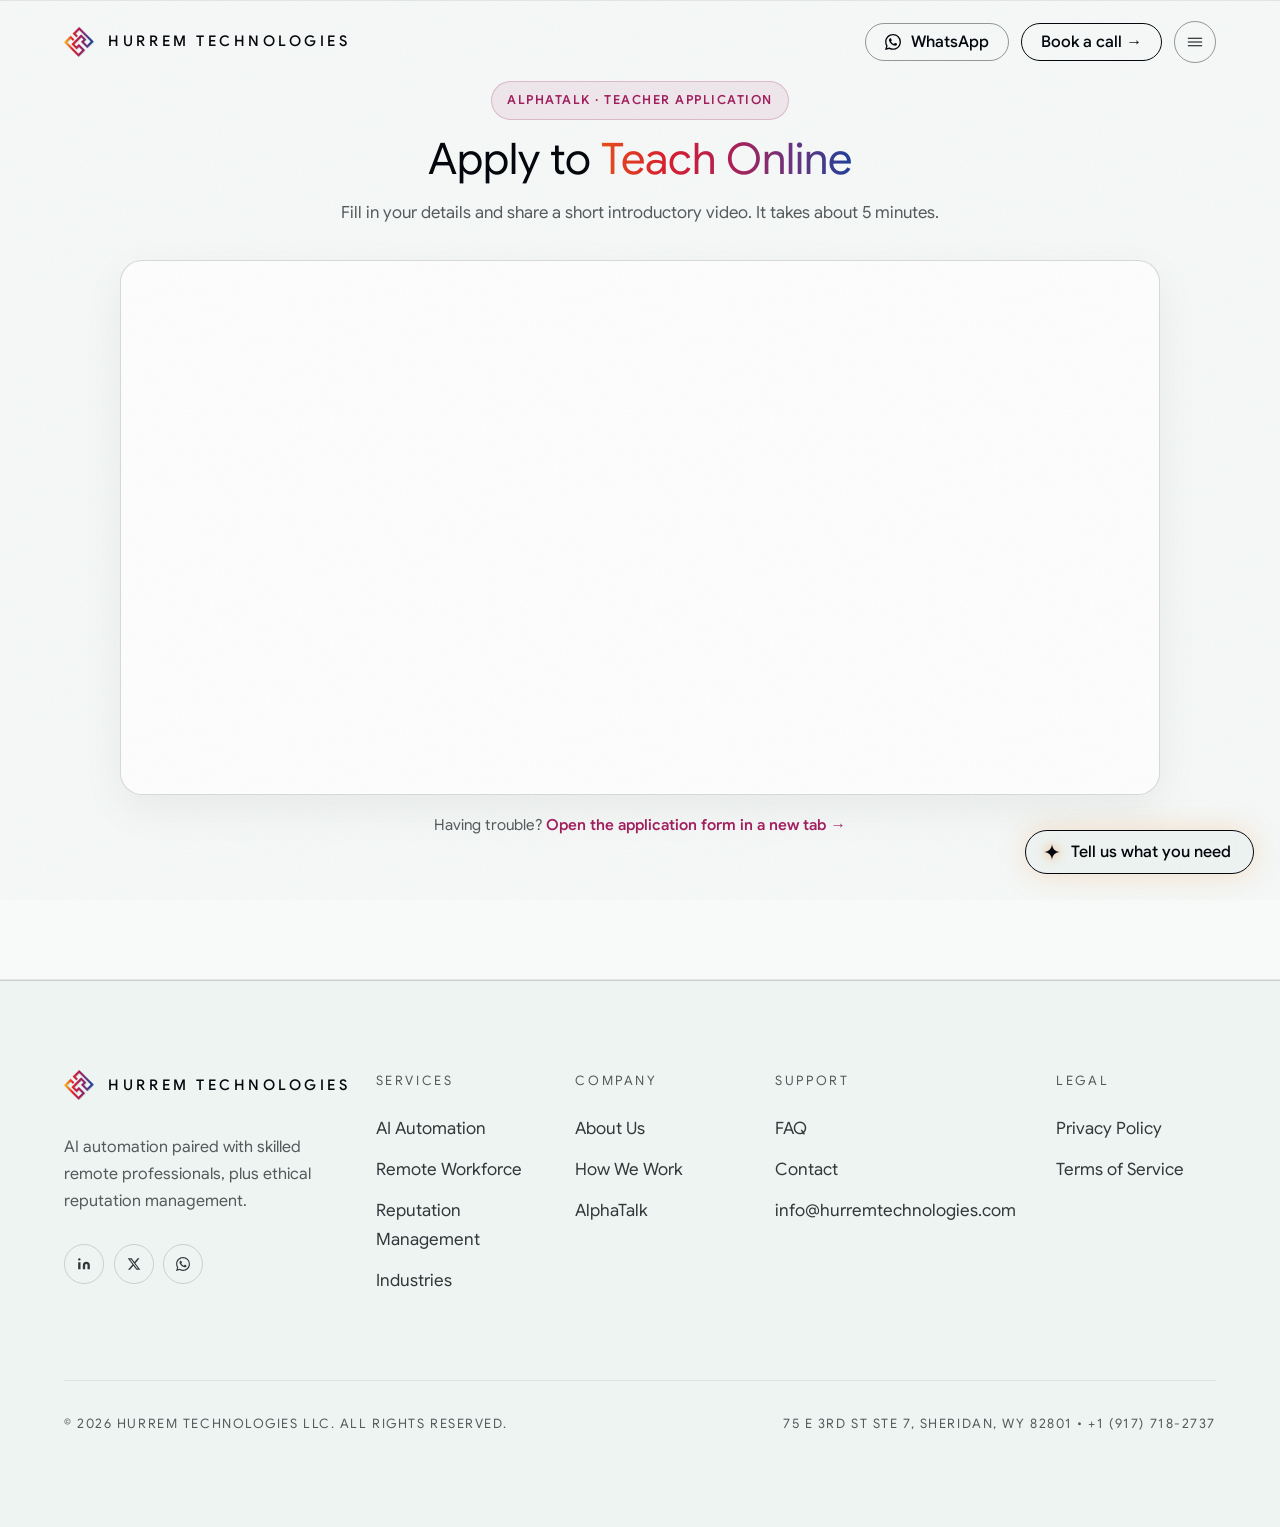
<file: alphatalk-apply.html>
<!DOCTYPE html>
<html lang="en">
<head>
<meta charset="UTF-8"/>
<meta name="viewport" content="width=device-width,initial-scale=1"/>
<title>Apply to Teach Online | AlphaTalk Teacher Application</title>
<meta name="description" content="Apply to become an online teacher with AlphaTalk by Hurrem Technologies. Share your details and a short introductory video — English, French, Spanish, Italian, Science, Maths, IELTS and Business English teachers welcome."/>
<meta name="robots" content="index, follow"/>
<link rel="canonical" href="https://www.hurremtechnologies.com/alphatalk-apply"/>
<meta property="og:type" content="website"/>
<meta property="og:url" content="https://www.hurremtechnologies.com/alphatalk-apply"/>
<meta property="og:title" content="Apply to Teach Online | AlphaTalk"/>
<meta property="og:description" content="Share your details and a short introductory video and apply to teach online with AlphaTalk."/>
<meta property="og:image" content="https://www.hurremtechnologies.com/assets/og-image.png"/>
<meta property="og:site_name" content="Hurrem Technologies LLC"/>
<meta name="twitter:card" content="summary_large_image"/>
<meta name="twitter:title" content="Apply to Teach Online | AlphaTalk"/>
<meta name="twitter:description" content="Share your details and a short introductory video and apply to teach online with AlphaTalk."/>
<!-- Google tag (gtag.js) -->
<script async src="https://www.googletagmanager.com/gtag/js?id=G-JPX0Q8E571"></script>
<script>window.dataLayer=window.dataLayer||[];function gtag(){dataLayer.push(arguments);}gtag('js',new Date());gtag('config','G-JPX0Q8E571');</script>
<meta name="theme-color" content="#EEF4F2"/>
<link rel="icon" href="/favicon.ico" sizes="48x48"/>
<link rel="icon" type="image/png" sizes="96x96" href="/favicon-96x96.png"/>
<link rel="icon" type="image/png" sizes="192x192" href="/favicon-192x192.png"/>
<link rel="apple-touch-icon" href="/apple-touch-icon.png"/>
<link rel="preload" href="assets/fonts/google-sans-latin-wght-normal.woff2" as="font" type="font/woff2" crossorigin/>
<link rel="stylesheet" href="assets/site.css?v=11"/>
<style>
/* ===== AlphaTalk application (on the Hurrem site system) ===== */
.at-logo{width:92px;height:92px;display:block;margin-bottom:1.2rem;filter:drop-shadow(0 10px 24px rgba(5,7,13,.14))}
.at-badge{display:inline-flex;align-items:center;gap:.5rem;font-family:var(--sans);font-weight:600;font-size:.78rem;letter-spacing:.12em;text-transform:uppercase;color:var(--accent);background:rgba(163,31,96,.08);border:1px solid rgba(163,31,96,.22);padding:.5rem .95rem;border-radius:999px;margin-bottom:1.3rem}
.at-word{background:var(--spectrum-text);-webkit-background-clip:text;background-clip:text;color:transparent}
.apply-section{padding-top:clamp(3.5rem,9vw,5rem)}
.apply-head{text-align:center;margin-bottom:2rem}
.apply-head .at-badge{margin-bottom:1rem}
.apply-title{font-family:var(--serif);font-weight:400;font-size:clamp(2rem,3.4vw,2.9rem);line-height:1.08;margin:0 0 1rem}
.apply-head p{color:var(--ice-65);font-size:clamp(1.05rem,1.3vw,1.2rem);max-width:40rem;margin:0 auto}
.at-head{max-width:30rem;color:var(--ice-65);font-size:clamp(1.125rem,1.35vw,1.3rem);margin-top:1.5rem}
.at-hero-grid{display:grid;grid-template-columns:1.05fr .95fr;gap:clamp(2rem,5vw,4rem);align-items:center}
.at-hero-visual{display:flex;justify-content:center;align-items:center;position:relative}
.at-hero-visual::before{content:"";position:absolute;width:76%;padding-bottom:76%;border-radius:50%;background:radial-gradient(circle,rgba(163,31,96,.2),rgba(32,64,154,.12) 45%,transparent 70%);filter:blur(30px);z-index:0}
.at-hero-logo{width:min(280px,80%);height:auto;position:relative;z-index:1;filter:drop-shadow(0 20px 50px rgba(5,7,13,.18));animation:atFloat 6s ease-in-out infinite}
@keyframes atFloat{0%,100%{transform:translateY(0)}50%{transform:translateY(-12px)}}
@media(max-width:820px){.at-hero-grid{grid-template-columns:1fr}.at-hero-visual{order:-1;max-width:170px;margin:0 auto}}
.apply-wrap{max-width:65rem;margin:0 auto}
.tally-wrap{background:#fff;border:1px solid var(--ice-15);border-radius:22px;padding:.4rem;box-shadow:0 14px 44px rgba(5,7,13,.06);overflow:hidden}
.tally-wrap iframe{width:100%;border:0;background:#fff;display:block;min-height:420px}
.tally-fallback{text-align:center;margin-top:1.1rem;color:var(--ice-65);font-size:.95rem}
.tally-fallback a{color:var(--accent);font-weight:600}
.tally-wrap iframe{width:100%;border:0;background:transparent}
.progress{display:flex;align-items:center;gap:1rem;margin-bottom:2rem}
.progress .lbl{font-family:var(--sans);font-size:.95rem;font-weight:600;color:var(--ice-65);white-space:nowrap}
.progress .bar{flex:1;height:8px;border-radius:999px;background:var(--ice-15);overflow:hidden}
.progress .fill{height:100%;border-radius:999px;background:var(--spectrum);transition:width .35s var(--ease)}
.fstep{display:none}
.fstep.active{display:block;animation:fadeUp .3s var(--ease)}
@keyframes fadeUp{from{opacity:0;transform:translateY(10px)}to{opacity:1;transform:none}}
.flabel{display:block;font-family:var(--serif);font-weight:500;color:var(--ice);font-size:1.05rem;margin:0 0 .7rem}
.flabel small{color:var(--ice-65);font-weight:400}
.subj-grid{display:grid;grid-template-columns:repeat(3,1fr);gap:.7rem}
.subj{display:flex;align-items:center;gap:.6rem;padding:.8rem 1rem;border:1px solid var(--ice-15);border-radius:12px;cursor:pointer;font-size:1rem;background:var(--black-2);transition:border-color .2s,background .2s}
.subj:hover{border-color:var(--ice-40)}
.subj input{accent-color:var(--accent);width:17px;height:17px;flex:none}
.subj.checked{border-color:var(--accent);background:rgba(163,31,96,.06)}
.vid-instr{background:var(--black-2);border:1px solid var(--ice-15);border-radius:16px;padding:1.4rem 1.5rem;margin:.3rem 0 1.1rem}
.vid-instr h4{font-family:var(--serif);font-size:1.1rem;margin:0 0 .7rem}
.vid-instr ul{margin:0;padding-left:1.2rem;color:var(--ice-65);font-size:1rem;line-height:1.75}
.vid-instr .note{margin:.7rem 0 0;font-size:.95rem;color:var(--ice-65)}
.consent{display:flex;gap:.7rem;align-items:flex-start;margin-top:.3rem;font-size:.98rem;color:var(--ice-65);line-height:1.55}
.consent input{margin-top:.25rem;width:18px;height:18px;accent-color:var(--accent);flex:none}
.consent a{color:var(--accent);font-weight:600;text-decoration:underline}
.row2{display:grid;grid-template-columns:1fr 1fr;gap:1.4rem}
.fbtns{display:flex;gap:.8rem;margin-top:1.8rem}
.btn-back{background:transparent;border:1px solid var(--ice-40);color:var(--ice);padding:.85rem 1.5rem;border-radius:12px;font-family:var(--sans);font-weight:600;cursor:pointer;font-size:1rem}
.btn-back:hover{border-color:var(--ice)}
@media(max-width:620px){.subj-grid{grid-template-columns:1fr 1fr}.row2{grid-template-columns:1fr}}
</style>
<script>document.documentElement.classList.add('js');</script>
</head>
<body>
<a class="skip" href="#main">Skip to content</a>
<div class="grain" aria-hidden="true"></div>

<header class="site-header" id="site-header">
  <div class="wrap nav">
    <a href="/" class="brand">
      <img src="assets/logo-icon.png" class="logo-mark" alt="" width="30" height="30">
      Hurrem Technologies
    </a>
    <nav class="nav-links" aria-label="Main navigation">
      <a href="/services">Services</a>
      <a href="/reputation">Reputation Management</a>
      <a href="/industries">Industries</a>
      <a href="/process">Process</a>
      <a href="/alphatalk" class="active" aria-current="page">AlphaTalk</a>
      <a href="/faq">FAQ</a>
      <a href="/contact">Contact</a>
    </nav>
    <div class="nav-right">
      <a class="btn-whatsapp" href="https://wa.me/19177182737" target="_blank" rel="noopener" aria-label="WhatsApp">
        <svg width="16" height="16" viewBox="0 0 24 24" fill="currentColor"><path d="M17.472 14.382c-.297-.149-1.758-.867-2.03-.967-.273-.099-.471-.148-.67.15-.197.297-.767.966-.94 1.164-.173.199-.347.223-.644.075-.297-.15-1.255-.463-2.39-1.475-.883-.788-1.48-1.761-1.653-2.059-.173-.297-.018-.458.13-.606.134-.133.298-.347.446-.52.149-.174.198-.298.298-.497.099-.198.05-.371-.025-.52-.075-.149-.669-1.612-.916-2.207-.242-.579-.487-.5-.669-.51-.173-.008-.371-.01-.57-.01-.198 0-.52.074-.792.372-.272.297-1.04 1.016-1.04 2.479 0 1.462 1.065 2.875 1.213 3.074.149.198 2.096 3.2 5.077 4.487.709.306 1.262.489 1.694.625.712.227 1.36.195 1.871.118.571-.085 1.758-.719 2.006-1.413.248-.694.248-1.289.173-1.413-.074-.124-.272-.198-.57-.347m-5.421 7.403h-.004a9.87 9.87 0 0 1-5.031-1.378l-.361-.214-3.741.982.998-3.648-.235-.374a9.86 9.86 0 0 1-1.51-5.26c.001-5.45 4.436-9.884 9.888-9.884 2.64 0 5.122 1.03 6.988 2.898a9.825 9.825 0 0 1 2.893 6.994c-.003 5.45-4.437 9.884-9.885 9.884m8.413-18.297A11.815 11.815 0 0 0 12.05 0C5.495 0 .16 5.335.157 11.892c0 2.096.547 4.142 1.588 5.945L.057 24l6.305-1.654a11.882 11.882 0 0 0 5.683 1.448h.005c6.554 0 11.89-5.335 11.893-11.893a11.821 11.821 0 0 0-3.48-8.413z"/></svg>
        <span>WhatsApp</span>
      </a>
      <a href="/contact" class="btn btn-primary">Book a call →</a>
      <button class="menu-toggle" id="menuBtn" aria-label="Toggle menu" aria-expanded="false" aria-controls="mobileMenu">
        <svg class="bars" width="18" height="18" viewBox="0 0 24 24" fill="none" stroke="currentColor" stroke-width="1.4" stroke-linecap="round"><line x1="3" y1="7" x2="21" y2="7"/><line x1="3" y1="12" x2="21" y2="12"/><line x1="3" y1="17" x2="21" y2="17"/></svg>
        <svg class="x-icon" width="18" height="18" viewBox="0 0 24 24" fill="none" stroke="currentColor" stroke-width="1.4" stroke-linecap="round"><line x1="18" y1="6" x2="6" y2="18"/><line x1="6" y1="6" x2="18" y2="18"/></svg>
      </button>
    </div>
  </div>
  <nav class="mobile-menu" id="mobileMenu" aria-label="Mobile navigation">
    <a href="/services">Services</a>
    <a href="/reputation">Reputation Management</a>
    <a href="/industries">Industries</a>
    <a href="/process">Process</a>
    <a href="/alphatalk">AlphaTalk</a>
    <a href="/faq">FAQ</a>
    <a href="/contact">Contact</a>
    <a href="https://wa.me/19177182737" target="_blank" rel="noopener"><svg width="16" height="16" viewBox="0 0 24 24" fill="currentColor"><path d="M17.472 14.382c-.297-.149-1.758-.867-2.03-.967-.273-.099-.471-.148-.67.15-.197.297-.767.966-.94 1.164-.173.199-.347.223-.644.075-.297-.15-1.255-.463-2.39-1.475-.883-.788-1.48-1.761-1.653-2.059-.173-.297-.018-.458.13-.606.134-.133.298-.347.446-.52.149-.174.198-.298.298-.497.099-.198.05-.371-.025-.52-.075-.149-.669-1.612-.916-2.207-.242-.579-.487-.5-.669-.51-.173-.008-.371-.01-.57-.01-.198 0-.52.074-.792.372-.272.297-1.04 1.016-1.04 2.479 0 1.462 1.065 2.875 1.213 3.074.149.198 2.096 3.2 5.077 4.487.709.306 1.262.489 1.694.625.712.227 1.36.195 1.871.118.571-.085 1.758-.719 2.006-1.413.248-.694.248-1.289.173-1.413-.074-.124-.272-.198-.57-.347m-5.421 7.403h-.004a9.87 9.87 0 0 1-5.031-1.378l-.361-.214-3.741.982.998-3.648-.235-.374a9.86 9.86 0 0 1-1.51-5.26c.001-5.45 4.436-9.884 9.888-9.884 2.64 0 5.122 1.03 6.988 2.898a9.825 9.825 0 0 1 2.893 6.994c-.003 5.45-4.437 9.884-9.885 9.884m8.413-18.297A11.815 11.815 0 0 0 12.05 0C5.495 0 .16 5.335.157 11.892c0 2.096.547 4.142 1.588 5.945L.057 24l6.305-1.654a11.882 11.882 0 0 0 5.683 1.448h.005c6.554 0 11.89-5.335 11.893-11.893a11.821 11.821 0 0 0-3.48-8.413z"/></svg> WhatsApp</a>
    <a href="/contact" class="m-cta">Book a call →</a>
  </nav>
</header>

<main id="main">
<section class="apply-section">
  <div class="aurora aurora--quiet" aria-hidden="true"><span class="ribbon r1"></span><span class="ribbon r3"></span><span class="ribbon r4"></span></div>
  <div class="wrap">
    <div class="apply-wrap">
      <div class="apply-head">
        <div class="at-badge">AlphaTalk · Teacher Application</div>
        <h1 class="apply-title">Apply to <span class="at-word">Teach Online</span></h1>
        <p>Fill in your details and share a short introductory video. It takes about 5 minutes.</p>
      </div>
      <div class="tally-wrap">
        <iframe data-tally-src="https://tally.so/embed/db0gYz?alignLeft=1&hideTitle=1&dynamicHeight=1" loading="lazy" width="100%" height="520" frameborder="0" marginheight="0" marginwidth="0" title="AlphaTalk Teacher Application" style="background:#fff"></iframe>
      </div>
      <p class="tally-fallback">Having trouble? <a href="https://tally.so/r/db0gYz" target="_blank" rel="noopener">Open the application form in a new tab →</a></p>
      <noscript><p style="color:var(--ice-65);text-align:center">Please enable JavaScript, or <a href="https://tally.so/r/db0gYz" target="_blank" rel="noopener">open the application form in a new tab</a>.</p></noscript>
    </div>
  </div>
</section>
</main>

<footer>
  <div class="wrap">
    <div class="foot-grid">
      <div class="foot-about">
        <a href="/" class="brand">
          <img src="assets/logo-icon.png" class="logo-mark" alt="" width="30" height="30">
          Hurrem Technologies
        </a>
        <p>AI automation paired with skilled remote professionals, plus ethical reputation management.</p>
        <div class="socials">
          <a class="social" href="https://www.linkedin.com/company/109564985" target="_blank" rel="noopener" aria-label="LinkedIn"><svg width="16" height="16" viewBox="0 0 24 24" fill="currentColor"><path d="M16 8a6 6 0 0 1 6 6v7h-4v-7a2 2 0 0 0-2-2 2 2 0 0 0-2 2v7h-4v-7a6 6 0 0 1 6-6z"/><rect x="2" y="9" width="4" height="12"/><circle cx="4" cy="4" r="2"/></svg></a>
          <a class="social" href="https://x.com/hurrem_ai" target="_blank" rel="noopener" aria-label="X"><svg width="16" height="16" viewBox="0 0 24 24" fill="currentColor"><path d="M18.244 2.25h3.308l-7.227 8.26 8.502 11.24H16.17l-5.214-6.817L4.99 21.75H1.68l7.73-8.835L1.254 2.25H8.08l4.713 6.231zm-1.161 17.52h1.833L7.084 4.126H5.117z"/></svg></a>
          <a class="social" href="https://wa.me/19177182737" target="_blank" rel="noopener" aria-label="WhatsApp"><svg width="16" height="16" viewBox="0 0 24 24" fill="currentColor"><path d="M17.472 14.382c-.297-.149-1.758-.867-2.03-.967-.273-.099-.471-.148-.67.15-.197.297-.767.966-.94 1.164-.173.199-.347.223-.644.075-.297-.15-1.255-.463-2.39-1.475-.883-.788-1.48-1.761-1.653-2.059-.173-.297-.018-.458.13-.606.134-.133.298-.347.446-.52.149-.174.198-.298.298-.497.099-.198.05-.371-.025-.52-.075-.149-.669-1.612-.916-2.207-.242-.579-.487-.5-.669-.51-.173-.008-.371-.01-.57-.01-.198 0-.52.074-.792.372-.272.297-1.04 1.016-1.04 2.479 0 1.462 1.065 2.875 1.213 3.074.149.198 2.096 3.2 5.077 4.487.709.306 1.262.489 1.694.625.712.227 1.36.195 1.871.118.571-.085 1.758-.719 2.006-1.413.248-.694.248-1.289.173-1.413-.074-.124-.272-.198-.57-.347m-5.421 7.403h-.004a9.87 9.87 0 0 1-5.031-1.378l-.361-.214-3.741.982.998-3.648-.235-.374a9.86 9.86 0 0 1-1.51-5.26c.001-5.45 4.436-9.884 9.888-9.884 2.64 0 5.122 1.03 6.988 2.898a9.825 9.825 0 0 1 2.893 6.994c-.003 5.45-4.437 9.884-9.885 9.884m8.413-18.297A11.815 11.815 0 0 0 12.05 0C5.495 0 .16 5.335.157 11.892c0 2.096.547 4.142 1.588 5.945L.057 24l6.305-1.654a11.882 11.882 0 0 0 5.683 1.448h.005c6.554 0 11.89-5.335 11.893-11.893a11.821 11.821 0 0 0-3.48-8.413z"/></svg></a>
        </div>
      </div>
      <div class="foot-col"><h5>Services</h5><a href="/services#ai-automation">AI Automation</a><a href="/services#remote-workforce">Remote Workforce</a><a href="/reputation">Reputation Management</a><a href="/industries">Industries</a></div>
      <div class="foot-col"><h5>Company</h5><a href="/#about">About Us</a><a href="/process">How We Work</a><a href="/alphatalk">AlphaTalk</a></div>
      <div class="foot-col"><h5>Support</h5><a href="/faq">FAQ</a><a href="/contact">Contact</a><a href="mailto:info@hurremtechnologies.com">info@hurremtechnologies.com</a></div>
      <div class="foot-col"><h5>Legal</h5><a href="/privacy-policy">Privacy Policy</a><a href="/terms">Terms of Service</a></div>
    </div>
    <div class="foot-bottom">
      <span>© 2026 Hurrem Technologies LLC. All rights reserved.</span>
      <span>75 E 3rd St Ste 7, Sheridan, WY 82801 &bull; <a href="tel:+19177182737">+1 (917) 718-2737</a></span>
    </div>
  </div>
</footer>

<script>
var d=document,w="https://tally.so/widgets/embed.js",v=function(){"undefined"!=typeof Tally?Tally.loadEmbeds():d.querySelectorAll("iframe[data-tally-src]:not([src])").forEach(function(e){e.src=e.dataset.tallySrc;});};if("undefined"!=typeof Tally)v();else if(null===d.querySelector('script[src="'+w+'"]')){var s=d.createElement("script");s.src=w;s.onload=v;s.onerror=v;d.body.appendChild(s);}
</script>
<script src="assets/site.js?v=7" defer></script>
<script src="assets/assistant.js?v=2" defer></script>
<script src="assets/spark.js?v=3" defer></script>
</body>
</html>
</file>
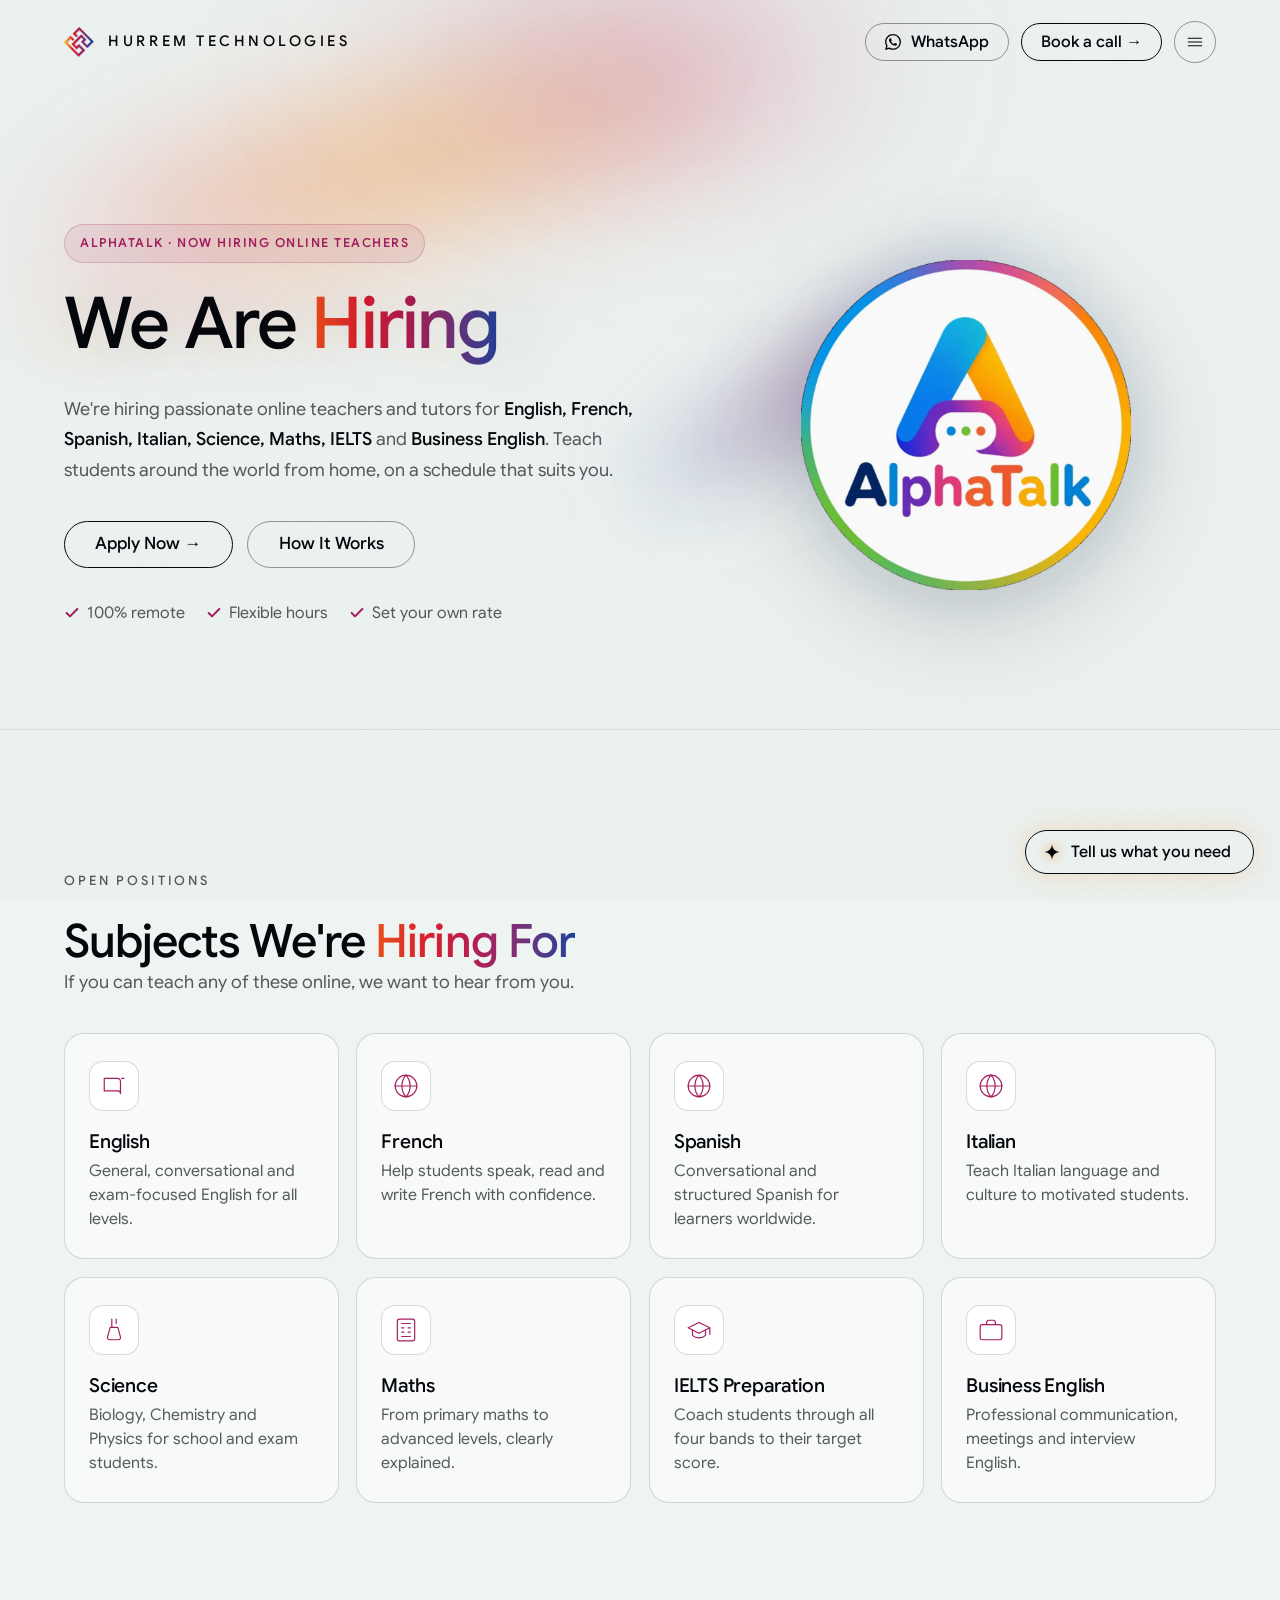
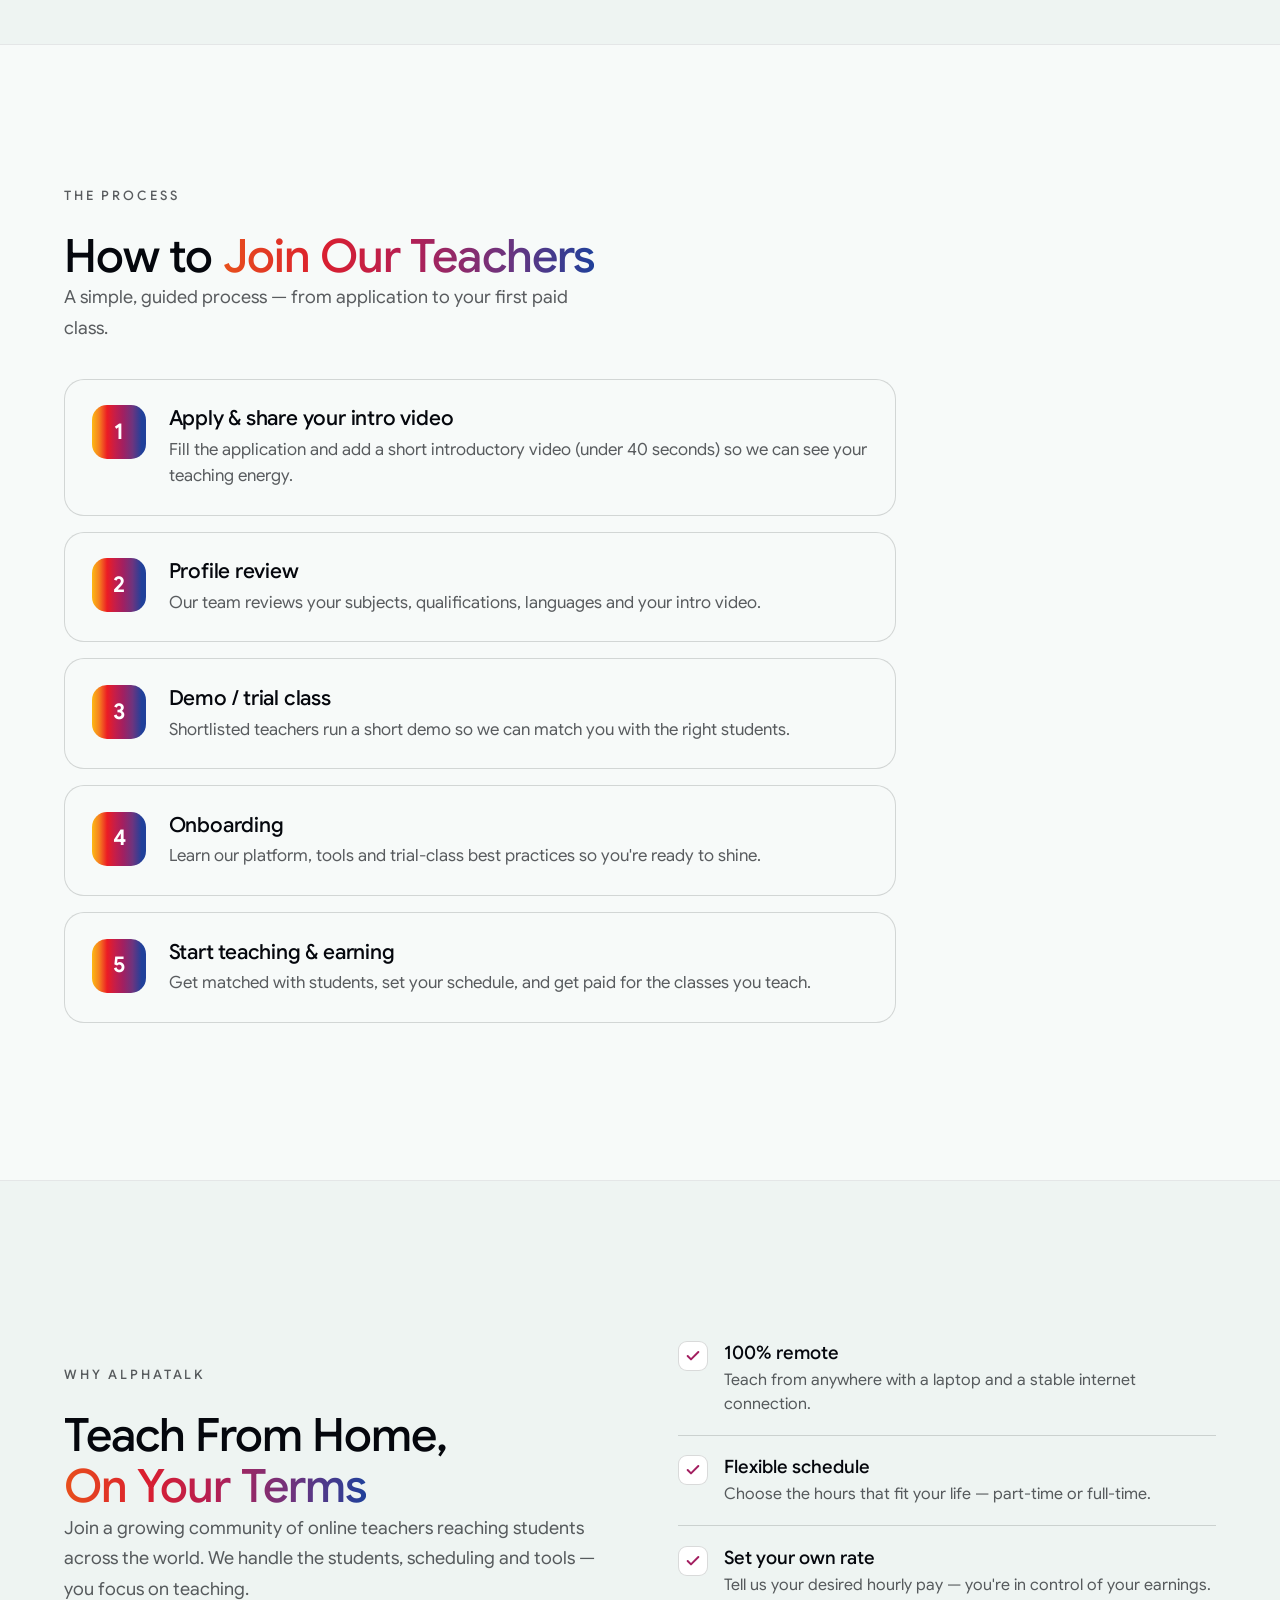
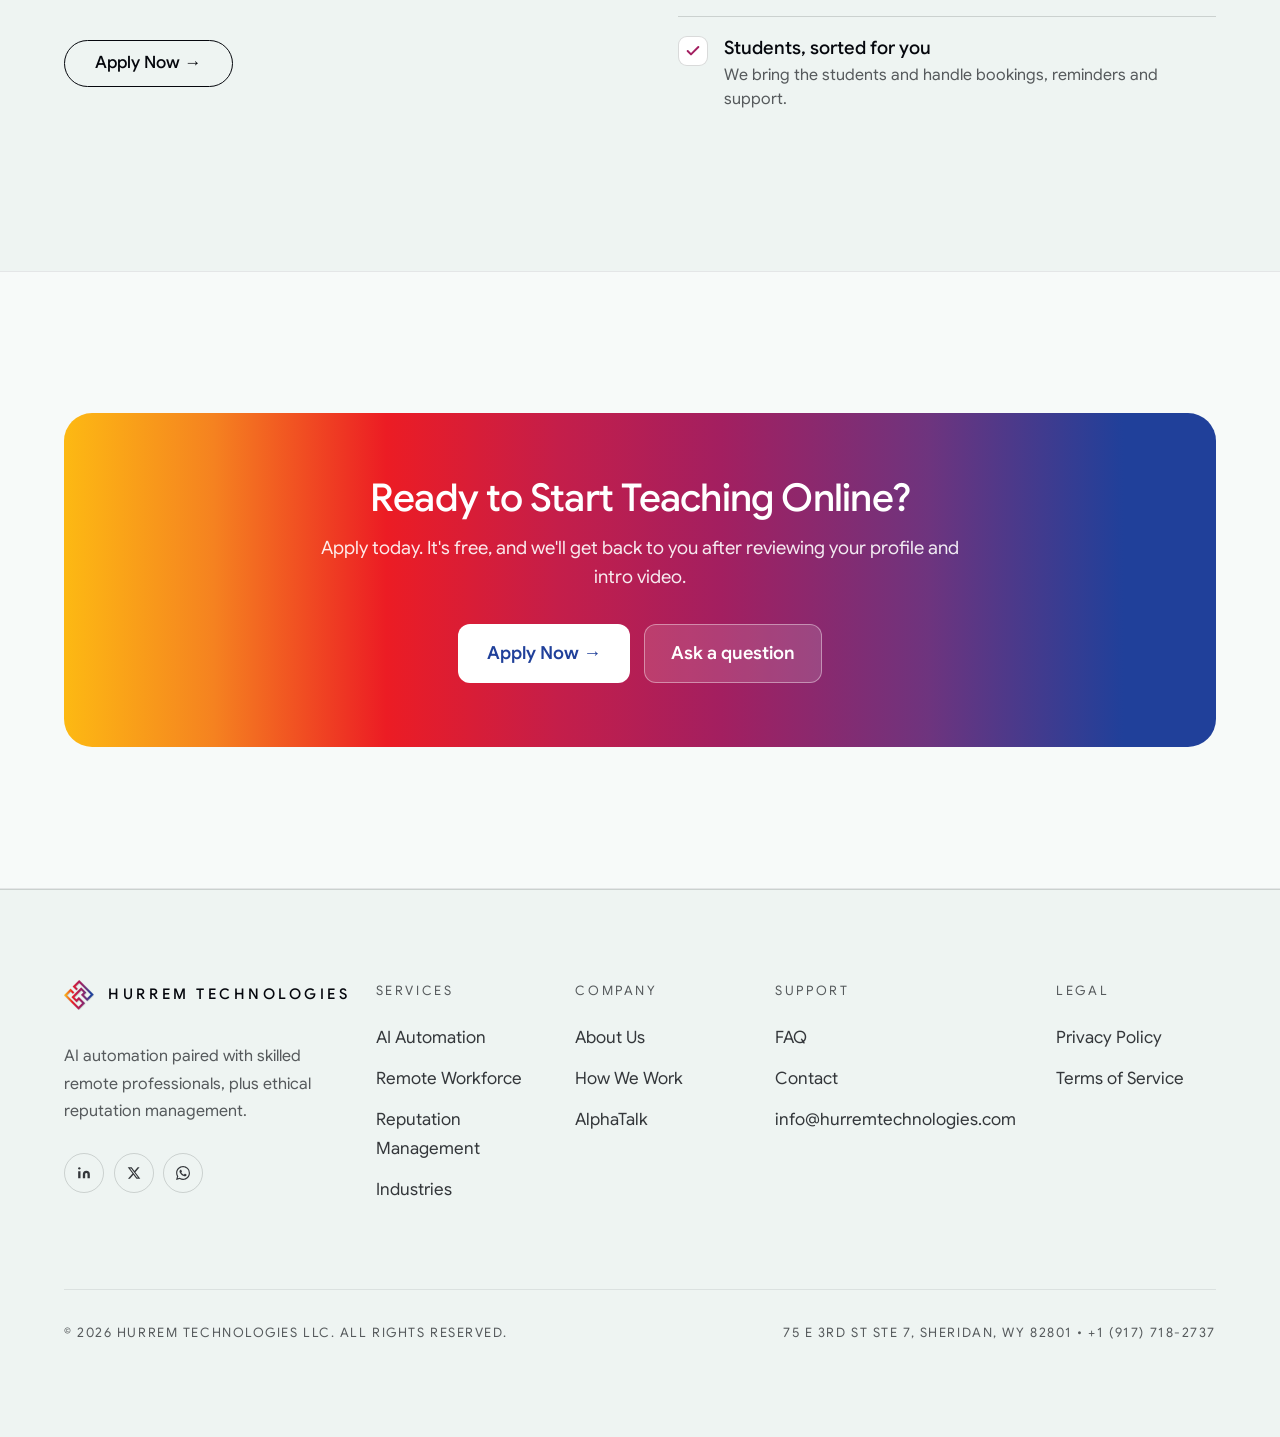
<file: alphatalk.html>
<!DOCTYPE html>
<html lang="en">
<head>
<meta charset="UTF-8"/>
<meta name="viewport" content="width=device-width,initial-scale=1"/>
<title>Now Hiring Online Teachers | English, French, Spanish, IELTS &amp; More — AlphaTalk</title>
<meta name="description" content="AlphaTalk by Hurrem Technologies is hiring online teachers and tutors for English, French, Spanish, Italian, Science, Maths, IELTS and Business English. Work from home, flexible hours, set your own rate. Apply now."/>
<meta name="keywords" content="online teaching jobs, hiring online teachers, online English teacher jobs, French teacher jobs, Spanish teacher online, IELTS teacher, Business English teacher, maths tutor online, science tutor, remote teaching jobs, ESL jobs"/>
<meta name="robots" content="index, follow"/>
<link rel="canonical" href="https://www.hurremtechnologies.com/alphatalk"/>
<meta property="og:type" content="website"/>
<meta property="og:url" content="https://www.hurremtechnologies.com/alphatalk"/>
<meta property="og:title" content="Now Hiring Online Teachers — AlphaTalk by Hurrem Technologies"/>
<meta property="og:description" content="Hiring online teachers for English, French, Spanish, Italian, Science, Maths, IELTS and Business English. Remote, flexible, set your rate. Apply now."/>
<meta property="og:image" content="https://www.hurremtechnologies.com/assets/og-image.png"/>
<meta property="og:site_name" content="Hurrem Technologies LLC"/>
<meta name="twitter:card" content="summary_large_image"/>
<meta name="twitter:title" content="Now Hiring Online Teachers — AlphaTalk"/>
<meta name="twitter:description" content="Teach English, French, Spanish, IELTS, Maths, Science and more online. Remote, flexible, set your rate. Apply now."/>
<!-- Google tag (gtag.js) -->
<script async src="https://www.googletagmanager.com/gtag/js?id=G-JPX0Q8E571"></script>
<script>window.dataLayer=window.dataLayer||[];function gtag(){dataLayer.push(arguments);}gtag('js',new Date());gtag('config','G-JPX0Q8E571');</script>
<meta name="theme-color" content="#EEF4F2"/>
<link rel="icon" href="/favicon.ico" sizes="48x48"/>
<link rel="icon" type="image/png" sizes="96x96" href="/favicon-96x96.png"/>
<link rel="icon" type="image/png" sizes="192x192" href="/favicon-192x192.png"/>
<link rel="apple-touch-icon" href="/apple-touch-icon.png"/>
<link rel="preload" href="assets/fonts/google-sans-latin-wght-normal.woff2" as="font" type="font/woff2" crossorigin/>
<link rel="stylesheet" href="assets/site.css?v=11"/>
<script type="application/ld+json">
{
  "@context":"https://schema.org",
  "@type":"JobPosting",
  "title":"Online Teacher (English, French, Spanish, Italian, Science, Maths, IELTS, Business English)",
  "description":"AlphaTalk by Hurrem Technologies is hiring online teachers and tutors to deliver live online classes to students worldwide. We are hiring for English, French, Spanish, Italian, Science, Maths, IELTS preparation and Business English. Remote, flexible hours, competitive pay.",
  "datePosted":"2026-11-18",
  "validThrough":"2027-11-18",
  "employmentType":["PART_TIME","CONTRACTOR","FULL_TIME"],
  "hiringOrganization":{"@type":"Organization","name":"Hurrem Technologies LLC","sameAs":"https://www.hurremtechnologies.com","logo":"https://www.hurremtechnologies.com/assets/alphatalk-logo.png"},
  "jobLocationType":"TELECOMMUTE",
  "applicantLocationRequirements":{"@type":"Country","name":"Worldwide"},
  "directApply":true,
  "url":"https://www.hurremtechnologies.com/alphatalk"
}
</script>
<style>
/* ===== AlphaTalk sub-brand, built on the Hurrem site system ===== */
.at-logo{width:116px;height:116px;display:block;margin-bottom:1.5rem;filter:drop-shadow(0 12px 28px rgba(5,7,13,.14))}
.at-badge{display:inline-flex;align-items:center;gap:.5rem;font-family:var(--sans);font-weight:600;font-size:.78rem;letter-spacing:.12em;text-transform:uppercase;color:var(--accent);background:rgba(163,31,96,.08);border:1px solid rgba(163,31,96,.22);padding:.5rem .95rem;border-radius:999px;margin-bottom:1.4rem}
.at-word{background:var(--spectrum-text);-webkit-background-clip:text;background-clip:text;color:transparent}
.at-trust{display:flex;gap:1.3rem;flex-wrap:wrap;margin-top:2rem;color:var(--ice-65);font-size:1rem}
.at-trust span{display:inline-flex;align-items:center;gap:.45rem}
.at-trust svg{color:var(--accent)}
.at-cta-row{display:flex;gap:.9rem;flex-wrap:wrap;margin-top:2.2rem}
.at-head{max-width:34rem}
.at-hero-grid{display:grid;grid-template-columns:1.08fr .92fr;gap:clamp(2rem,5vw,4rem);align-items:center}
.at-hero-visual{display:flex;justify-content:center;align-items:center;position:relative}
.at-hero-visual::before{content:"";position:absolute;width:78%;padding-bottom:78%;border-radius:50%;background:radial-gradient(circle,rgba(163,31,96,.2),rgba(32,64,154,.12) 45%,transparent 70%);filter:blur(30px);z-index:0}
.at-hero-logo{width:min(330px,82%);height:auto;position:relative;z-index:1;filter:drop-shadow(0 22px 54px rgba(5,7,13,.18));animation:atFloat 6s ease-in-out infinite}
@keyframes atFloat{0%,100%{transform:translateY(0)}50%{transform:translateY(-12px)}}
@media(max-width:820px){.at-hero-grid{grid-template-columns:1fr}.at-hero-visual{order:-1;max-width:190px;margin:0 auto}}
.at-grid{display:grid;grid-template-columns:repeat(4,1fr);gap:1.1rem;margin-top:2.2rem}
.at-card{background:var(--black-2);border:1px solid var(--ice-15);border-radius:20px;padding:1.7rem 1.5rem;transition:border-color .25s var(--ease),transform .25s var(--ease)}
.at-card:hover{border-color:rgba(5,7,13,.3);transform:translateY(-4px)}
.at-card .ico{width:50px;height:50px;border-radius:14px;background:#fff;border:1px solid var(--ice-15);color:var(--accent);display:flex;align-items:center;justify-content:center;margin-bottom:1.1rem}
.at-card h3{font-family:var(--serif);font-size:1.2rem;margin:0 0 .4rem}
.at-card p{color:var(--ice-65);font-size:1rem;line-height:1.5;margin:0}
.at-steps{max-width:52rem;margin-top:2.2rem}
.at-step{display:flex;gap:1.4rem;align-items:flex-start;background:var(--black-2);border:1px solid var(--ice-15);border-radius:20px;padding:1.6rem 1.7rem;margin-bottom:1rem;transition:border-color .25s var(--ease),transform .25s var(--ease)}
.at-step:hover{border-color:rgba(5,7,13,.3);transform:translateY(-3px)}
.at-num{flex:none;width:54px;height:54px;border-radius:15px;background:var(--spectrum);color:#fff;display:flex;align-items:center;justify-content:center;font-family:var(--serif);font-weight:700;font-size:1.35rem}
.at-step h3{font-family:var(--serif);font-size:1.3rem;margin:0 0 .35rem}
.at-step p{color:var(--ice-65);font-size:1.05rem;line-height:1.55;margin:0}
.at-why-list{display:flex;flex-direction:column}
.at-why{display:flex;gap:1rem;align-items:flex-start;padding:1.2rem 0;border-bottom:1px solid var(--ice-15)}
.at-why:last-child{border-bottom:0}
.at-why .ck{flex:none;width:30px;height:30px;border-radius:9px;background:#fff;border:1px solid var(--ice-15);color:var(--accent);display:flex;align-items:center;justify-content:center}
.at-why h4{font-family:var(--serif);font-size:1.15rem;margin:0 0 .2rem}
.at-why p{color:var(--ice-65);font-size:1rem;line-height:1.5;margin:0}
.at-final{text-align:center;background:var(--spectrum);border-radius:28px;padding:clamp(2.5rem,5vw,4rem);color:#fff}
.at-final h2{color:#fff;font-family:var(--serif);font-size:clamp(1.8rem,3vw,2.8rem);margin:0 0 .8rem}
.at-final p{color:rgba(255,255,255,.9);font-size:1.15rem;max-width:40rem;margin:0 auto 2rem;line-height:1.6}
.at-final .btn-white{display:inline-flex;align-items:center;gap:.5rem;background:#fff;color:#20409A;font-family:var(--sans);font-weight:600;padding:.85rem 1.8rem;border-radius:12px;text-decoration:none}
.at-final .btn-line{display:inline-flex;align-items:center;gap:.5rem;background:rgba(255,255,255,.14);color:#fff;border:1px solid rgba(255,255,255,.4);font-family:var(--sans);font-weight:600;padding:.85rem 1.6rem;border-radius:12px;text-decoration:none}
@media(max-width:880px){.at-grid{grid-template-columns:1fr 1fr}}
@media(max-width:560px){.at-grid{grid-template-columns:1fr}.at-step{padding:1.3rem}}
</style>
<script>document.documentElement.classList.add('js');</script>
</head>
<body>
<a class="skip" href="#main">Skip to content</a>
<div class="grain" aria-hidden="true"></div>

<header class="site-header" id="site-header">
  <div class="wrap nav">
    <a href="/" class="brand">
      <img src="assets/logo-icon.png" class="logo-mark" alt="" width="30" height="30">
      Hurrem Technologies
    </a>
    <nav class="nav-links" aria-label="Main navigation">
      <a href="/services">Services</a>
      <a href="/reputation">Reputation Management</a>
      <a href="/industries">Industries</a>
      <a href="/process">Process</a>
      <a href="/alphatalk" class="active" aria-current="page">AlphaTalk</a>
      <a href="/faq">FAQ</a>
      <a href="/contact">Contact</a>
    </nav>
    <div class="nav-right">
      <a class="btn-whatsapp" href="https://wa.me/19177182737" target="_blank" rel="noopener" aria-label="WhatsApp">
        <svg width="16" height="16" viewBox="0 0 24 24" fill="currentColor"><path d="M17.472 14.382c-.297-.149-1.758-.867-2.03-.967-.273-.099-.471-.148-.67.15-.197.297-.767.966-.94 1.164-.173.199-.347.223-.644.075-.297-.15-1.255-.463-2.39-1.475-.883-.788-1.48-1.761-1.653-2.059-.173-.297-.018-.458.13-.606.134-.133.298-.347.446-.52.149-.174.198-.298.298-.497.099-.198.05-.371-.025-.52-.075-.149-.669-1.612-.916-2.207-.242-.579-.487-.5-.669-.51-.173-.008-.371-.01-.57-.01-.198 0-.52.074-.792.372-.272.297-1.04 1.016-1.04 2.479 0 1.462 1.065 2.875 1.213 3.074.149.198 2.096 3.2 5.077 4.487.709.306 1.262.489 1.694.625.712.227 1.36.195 1.871.118.571-.085 1.758-.719 2.006-1.413.248-.694.248-1.289.173-1.413-.074-.124-.272-.198-.57-.347m-5.421 7.403h-.004a9.87 9.87 0 0 1-5.031-1.378l-.361-.214-3.741.982.998-3.648-.235-.374a9.86 9.86 0 0 1-1.51-5.26c.001-5.45 4.436-9.884 9.888-9.884 2.64 0 5.122 1.03 6.988 2.898a9.825 9.825 0 0 1 2.893 6.994c-.003 5.45-4.437 9.884-9.885 9.884m8.413-18.297A11.815 11.815 0 0 0 12.05 0C5.495 0 .16 5.335.157 11.892c0 2.096.547 4.142 1.588 5.945L.057 24l6.305-1.654a11.882 11.882 0 0 0 5.683 1.448h.005c6.554 0 11.89-5.335 11.893-11.893a11.821 11.821 0 0 0-3.48-8.413z"/></svg>
        <span>WhatsApp</span>
      </a>
      <a href="/contact" class="btn btn-primary">Book a call →</a>
      <button class="menu-toggle" id="menuBtn" aria-label="Toggle menu" aria-expanded="false" aria-controls="mobileMenu">
        <svg class="bars" width="18" height="18" viewBox="0 0 24 24" fill="none" stroke="currentColor" stroke-width="1.4" stroke-linecap="round"><line x1="3" y1="7" x2="21" y2="7"/><line x1="3" y1="12" x2="21" y2="12"/><line x1="3" y1="17" x2="21" y2="17"/></svg>
        <svg class="x-icon" width="18" height="18" viewBox="0 0 24 24" fill="none" stroke="currentColor" stroke-width="1.4" stroke-linecap="round"><line x1="18" y1="6" x2="6" y2="18"/><line x1="6" y1="6" x2="18" y2="18"/></svg>
      </button>
    </div>
  </div>
  <nav class="mobile-menu" id="mobileMenu" aria-label="Mobile navigation">
    <a href="/services">Services</a>
    <a href="/reputation">Reputation Management</a>
    <a href="/industries">Industries</a>
    <a href="/process">Process</a>
    <a href="/alphatalk">AlphaTalk</a>
    <a href="/faq">FAQ</a>
    <a href="/contact">Contact</a>
    <a href="https://wa.me/19177182737" target="_blank" rel="noopener"><svg width="16" height="16" viewBox="0 0 24 24" fill="currentColor"><path d="M17.472 14.382c-.297-.149-1.758-.867-2.03-.967-.273-.099-.471-.148-.67.15-.197.297-.767.966-.94 1.164-.173.199-.347.223-.644.075-.297-.15-1.255-.463-2.39-1.475-.883-.788-1.48-1.761-1.653-2.059-.173-.297-.018-.458.13-.606.134-.133.298-.347.446-.52.149-.174.198-.298.298-.497.099-.198.05-.371-.025-.52-.075-.149-.669-1.612-.916-2.207-.242-.579-.487-.5-.669-.51-.173-.008-.371-.01-.57-.01-.198 0-.52.074-.792.372-.272.297-1.04 1.016-1.04 2.479 0 1.462 1.065 2.875 1.213 3.074.149.198 2.096 3.2 5.077 4.487.709.306 1.262.489 1.694.625.712.227 1.36.195 1.871.118.571-.085 1.758-.719 2.006-1.413.248-.694.248-1.289.173-1.413-.074-.124-.272-.198-.57-.347m-5.421 7.403h-.004a9.87 9.87 0 0 1-5.031-1.378l-.361-.214-3.741.982.998-3.648-.235-.374a9.86 9.86 0 0 1-1.51-5.26c.001-5.45 4.436-9.884 9.888-9.884 2.64 0 5.122 1.03 6.988 2.898a9.825 9.825 0 0 1 2.893 6.994c-.003 5.45-4.437 9.884-9.885 9.884m8.413-18.297A11.815 11.815 0 0 0 12.05 0C5.495 0 .16 5.335.157 11.892c0 2.096.547 4.142 1.588 5.945L.057 24l6.305-1.654a11.882 11.882 0 0 0 5.683 1.448h.005c6.554 0 11.89-5.335 11.893-11.893a11.821 11.821 0 0 0-3.48-8.413z"/></svg> WhatsApp</a>
    <a href="/contact" class="m-cta">Book a call →</a>
  </nav>
</header>

<main id="main">
<!-- HERO -->
<section class="page-hero">
  <div class="aurora" aria-hidden="true"><span class="ribbon r1"></span><span class="ribbon r3"></span><span class="ribbon r4"></span></div>
  <div class="wrap">
    <div class="at-hero-grid">
      <div class="reveal-left">
        <div class="at-badge">AlphaTalk · Now Hiring Online Teachers</div>
        <h1 class="page-title">We Are <span class="at-word">Hiring</span></h1>
        <p class="at-head">We're hiring passionate online teachers and tutors for <strong>English, French, Spanish, Italian, Science, Maths, IELTS</strong> and <strong>Business English</strong>. Teach students around the world from home, on a schedule that suits you.</p>
        <div class="at-cta-row">
          <a href="/alphatalk-apply" class="btn btn-primary">Apply Now →</a>
          <a href="#how" class="btn btn-ghost">How It Works</a>
        </div>
        <div class="at-trust">
          <span><svg width="16" height="16" viewBox="0 0 24 24" fill="none" stroke="currentColor" stroke-width="3" stroke-linecap="round" stroke-linejoin="round"><polyline points="20 6 9 17 4 12"/></svg>100% remote</span>
          <span><svg width="16" height="16" viewBox="0 0 24 24" fill="none" stroke="currentColor" stroke-width="3" stroke-linecap="round" stroke-linejoin="round"><polyline points="20 6 9 17 4 12"/></svg>Flexible hours</span>
          <span><svg width="16" height="16" viewBox="0 0 24 24" fill="none" stroke="currentColor" stroke-width="3" stroke-linecap="round" stroke-linejoin="round"><polyline points="20 6 9 17 4 12"/></svg>Set your own rate</span>
        </div>
      </div>
      <div class="at-hero-visual reveal-right">
        <img src="assets/alphatalk-logo.png" alt="AlphaTalk" class="at-hero-logo" width="330" height="330"/>
      </div>
    </div>
  </div>
</section>

<!-- SUBJECTS -->
<section>
  <div class="wrap">
    <div class="eyebrow">Open positions</div>
    <h2>Subjects We're <span class="at-word">Hiring For</span></h2>
    <p class="lead">If you can teach any of these online, we want to hear from you.</p>
    <div class="at-grid">
      <div class="at-card"><div class="ico"><svg width="24" height="24" viewBox="0 0 24 24" fill="none" stroke="currentColor" stroke-width="1.6" stroke-linecap="round" stroke-linejoin="round"><path d="M3 5h12a3 3 0 0 1 3 3v11a2.5 2.5 0 0 0-2.5-2.5H3z"/><path d="M21 5h-2"/></svg></div><h3>English</h3><p>General, conversational and exam-focused English for all levels.</p></div>
      <div class="at-card"><div class="ico"><svg width="24" height="24" viewBox="0 0 24 24" fill="none" stroke="currentColor" stroke-width="1.6" stroke-linecap="round" stroke-linejoin="round"><circle cx="12" cy="12" r="10"/><path d="M2 12h20M12 2a15 15 0 0 1 0 20M12 2a15 15 0 0 0 0 20"/></svg></div><h3>French</h3><p>Help students speak, read and write French with confidence.</p></div>
      <div class="at-card"><div class="ico"><svg width="24" height="24" viewBox="0 0 24 24" fill="none" stroke="currentColor" stroke-width="1.6" stroke-linecap="round" stroke-linejoin="round"><circle cx="12" cy="12" r="10"/><path d="M2 12h20M12 2a15 15 0 0 1 0 20M12 2a15 15 0 0 0 0 20"/></svg></div><h3>Spanish</h3><p>Conversational and structured Spanish for learners worldwide.</p></div>
      <div class="at-card"><div class="ico"><svg width="24" height="24" viewBox="0 0 24 24" fill="none" stroke="currentColor" stroke-width="1.6" stroke-linecap="round" stroke-linejoin="round"><circle cx="12" cy="12" r="10"/><path d="M2 12h20M12 2a15 15 0 0 1 0 20M12 2a15 15 0 0 0 0 20"/></svg></div><h3>Italian</h3><p>Teach Italian language and culture to motivated students.</p></div>
      <div class="at-card"><div class="ico"><svg width="24" height="24" viewBox="0 0 24 24" fill="none" stroke="currentColor" stroke-width="1.6" stroke-linecap="round" stroke-linejoin="round"><path d="M10 2v7.5M14 2v4M8.5 9.5h7l2.5 9a2 2 0 0 1-2 2.5H8a2 2 0 0 1-2-2.5z"/></svg></div><h3>Science</h3><p>Biology, Chemistry and Physics for school and exam students.</p></div>
      <div class="at-card"><div class="ico"><svg width="24" height="24" viewBox="0 0 24 24" fill="none" stroke="currentColor" stroke-width="1.6" stroke-linecap="round" stroke-linejoin="round"><rect x="4" y="2" width="16" height="20" rx="2"/><path d="M8 6h8M8 10h2M14 10h2M8 14h2M14 14h2M8 18h8"/></svg></div><h3>Maths</h3><p>From primary maths to advanced levels, clearly explained.</p></div>
      <div class="at-card"><div class="ico"><svg width="24" height="24" viewBox="0 0 24 24" fill="none" stroke="currentColor" stroke-width="1.6" stroke-linecap="round" stroke-linejoin="round"><path d="M22 10v6M2 10l10-5 10 5-10 5z"/><path d="M6 12v5c3 3 9 3 12 0v-5"/></svg></div><h3>IELTS Preparation</h3><p>Coach students through all four bands to their target score.</p></div>
      <div class="at-card"><div class="ico"><svg width="24" height="24" viewBox="0 0 24 24" fill="none" stroke="currentColor" stroke-width="1.6" stroke-linecap="round" stroke-linejoin="round"><rect x="2" y="7" width="20" height="14" rx="2"/><path d="M16 7V5a2 2 0 0 0-2-2h-4a2 2 0 0 0-2 2v2"/></svg></div><h3>Business English</h3><p>Professional communication, meetings and interview English.</p></div>
    </div>
  </div>
</section>

<!-- HOW IT WORKS -->
<section id="how">
  <div class="wrap">
    <div class="eyebrow">The process</div>
    <h2>How to <span class="at-word">Join Our Teachers</span></h2>
    <p class="lead">A simple, guided process — from application to your first paid class.</p>
    <div class="at-steps">
      <div class="at-step reveal"><div class="at-num">1</div><div><h3>Apply &amp; share your intro video</h3><p>Fill the application and add a short introductory video (under 40 seconds) so we can see your teaching energy.</p></div></div>
      <div class="at-step reveal"><div class="at-num">2</div><div><h3>Profile review</h3><p>Our team reviews your subjects, qualifications, languages and your intro video.</p></div></div>
      <div class="at-step reveal"><div class="at-num">3</div><div><h3>Demo / trial class</h3><p>Shortlisted teachers run a short demo so we can match you with the right students.</p></div></div>
      <div class="at-step reveal"><div class="at-num">4</div><div><h3>Onboarding</h3><p>Learn our platform, tools and trial-class best practices so you're ready to shine.</p></div></div>
      <div class="at-step reveal"><div class="at-num">5</div><div><h3>Start teaching &amp; earning</h3><p>Get matched with students, set your schedule, and get paid for the classes you teach.</p></div></div>
    </div>
  </div>
</section>

<!-- WHY TEACH -->
<section>
  <div class="wrap">
    <div class="grid2">
      <div class="reveal-left">
        <div class="eyebrow">Why AlphaTalk</div>
        <h2>Teach From Home, <span class="at-word">On Your Terms</span></h2>
        <p class="lead">Join a growing community of online teachers reaching students across the world. We handle the students, scheduling and tools — you focus on teaching.</p>
        <div class="at-cta-row"><a href="/alphatalk-apply" class="btn btn-primary">Apply Now →</a></div>
      </div>
      <div class="reveal-right">
        <div class="at-why-list">
          <div class="at-why"><div class="ck"><svg width="16" height="16" viewBox="0 0 24 24" fill="none" stroke="currentColor" stroke-width="3" stroke-linecap="round" stroke-linejoin="round"><polyline points="20 6 9 17 4 12"/></svg></div><div><h4>100% remote</h4><p>Teach from anywhere with a laptop and a stable internet connection.</p></div></div>
          <div class="at-why"><div class="ck"><svg width="16" height="16" viewBox="0 0 24 24" fill="none" stroke="currentColor" stroke-width="3" stroke-linecap="round" stroke-linejoin="round"><polyline points="20 6 9 17 4 12"/></svg></div><div><h4>Flexible schedule</h4><p>Choose the hours that fit your life — part-time or full-time.</p></div></div>
          <div class="at-why"><div class="ck"><svg width="16" height="16" viewBox="0 0 24 24" fill="none" stroke="currentColor" stroke-width="3" stroke-linecap="round" stroke-linejoin="round"><polyline points="20 6 9 17 4 12"/></svg></div><div><h4>Set your own rate</h4><p>Tell us your desired hourly pay — you're in control of your earnings.</p></div></div>
          <div class="at-why"><div class="ck"><svg width="16" height="16" viewBox="0 0 24 24" fill="none" stroke="currentColor" stroke-width="3" stroke-linecap="round" stroke-linejoin="round"><polyline points="20 6 9 17 4 12"/></svg></div><div><h4>Students, sorted for you</h4><p>We bring the students and handle bookings, reminders and support.</p></div></div>
        </div>
      </div>
    </div>
  </div>
</section>

<!-- FINAL CTA -->
<section>
  <div class="wrap">
    <div class="at-final reveal">
      <h2>Ready to Start Teaching Online?</h2>
      <p>Apply today. It's free, and we'll get back to you after reviewing your profile and intro video.</p>
      <div style="display:flex;justify-content:center;gap:.9rem;flex-wrap:wrap">
        <a href="/alphatalk-apply" class="btn-white">Apply Now →</a>
        <a href="https://wa.me/19177182737" target="_blank" rel="noopener" class="btn-line">Ask a question</a>
      </div>
    </div>
  </div>
</section>
</main>

<footer>
  <div class="wrap">
    <div class="foot-grid">
      <div class="foot-about">
        <a href="/" class="brand">
          <img src="assets/logo-icon.png" class="logo-mark" alt="" width="30" height="30">
          Hurrem Technologies
        </a>
        <p>AI automation paired with skilled remote professionals, plus ethical reputation management.</p>
        <div class="socials">
          <a class="social" href="https://www.linkedin.com/company/109564985" target="_blank" rel="noopener" aria-label="LinkedIn"><svg width="16" height="16" viewBox="0 0 24 24" fill="currentColor"><path d="M16 8a6 6 0 0 1 6 6v7h-4v-7a2 2 0 0 0-2-2 2 2 0 0 0-2 2v7h-4v-7a6 6 0 0 1 6-6z"/><rect x="2" y="9" width="4" height="12"/><circle cx="4" cy="4" r="2"/></svg></a>
          <a class="social" href="https://x.com/hurrem_ai" target="_blank" rel="noopener" aria-label="X"><svg width="16" height="16" viewBox="0 0 24 24" fill="currentColor"><path d="M18.244 2.25h3.308l-7.227 8.26 8.502 11.24H16.17l-5.214-6.817L4.99 21.75H1.68l7.73-8.835L1.254 2.25H8.08l4.713 6.231zm-1.161 17.52h1.833L7.084 4.126H5.117z"/></svg></a>
          <a class="social" href="https://wa.me/19177182737" target="_blank" rel="noopener" aria-label="WhatsApp"><svg width="16" height="16" viewBox="0 0 24 24" fill="currentColor"><path d="M17.472 14.382c-.297-.149-1.758-.867-2.03-.967-.273-.099-.471-.148-.67.15-.197.297-.767.966-.94 1.164-.173.199-.347.223-.644.075-.297-.15-1.255-.463-2.39-1.475-.883-.788-1.48-1.761-1.653-2.059-.173-.297-.018-.458.13-.606.134-.133.298-.347.446-.52.149-.174.198-.298.298-.497.099-.198.05-.371-.025-.52-.075-.149-.669-1.612-.916-2.207-.242-.579-.487-.5-.669-.51-.173-.008-.371-.01-.57-.01-.198 0-.52.074-.792.372-.272.297-1.04 1.016-1.04 2.479 0 1.462 1.065 2.875 1.213 3.074.149.198 2.096 3.2 5.077 4.487.709.306 1.262.489 1.694.625.712.227 1.36.195 1.871.118.571-.085 1.758-.719 2.006-1.413.248-.694.248-1.289.173-1.413-.074-.124-.272-.198-.57-.347m-5.421 7.403h-.004a9.87 9.87 0 0 1-5.031-1.378l-.361-.214-3.741.982.998-3.648-.235-.374a9.86 9.86 0 0 1-1.51-5.26c.001-5.45 4.436-9.884 9.888-9.884 2.64 0 5.122 1.03 6.988 2.898a9.825 9.825 0 0 1 2.893 6.994c-.003 5.45-4.437 9.884-9.885 9.884m8.413-18.297A11.815 11.815 0 0 0 12.05 0C5.495 0 .16 5.335.157 11.892c0 2.096.547 4.142 1.588 5.945L.057 24l6.305-1.654a11.882 11.882 0 0 0 5.683 1.448h.005c6.554 0 11.89-5.335 11.893-11.893a11.821 11.821 0 0 0-3.48-8.413z"/></svg></a>
        </div>
      </div>
      <div class="foot-col"><h5>Services</h5><a href="/services#ai-automation">AI Automation</a><a href="/services#remote-workforce">Remote Workforce</a><a href="/reputation">Reputation Management</a><a href="/industries">Industries</a></div>
      <div class="foot-col"><h5>Company</h5><a href="/#about">About Us</a><a href="/process">How We Work</a><a href="/alphatalk">AlphaTalk</a></div>
      <div class="foot-col"><h5>Support</h5><a href="/faq">FAQ</a><a href="/contact">Contact</a><a href="mailto:info@hurremtechnologies.com">info@hurremtechnologies.com</a></div>
      <div class="foot-col"><h5>Legal</h5><a href="/privacy-policy">Privacy Policy</a><a href="/terms">Terms of Service</a></div>
    </div>
    <div class="foot-bottom">
      <span>© 2026 Hurrem Technologies LLC. All rights reserved.</span>
      <span>75 E 3rd St Ste 7, Sheridan, WY 82801 &bull; <a href="tel:+19177182737">+1 (917) 718-2737</a></span>
    </div>
  </div>
</footer>

<script src="assets/site.js?v=7" defer></script>
<script src="assets/assistant.js?v=2" defer></script>
<script src="assets/spark.js?v=3" defer></script>
</body>
</html>
</file>
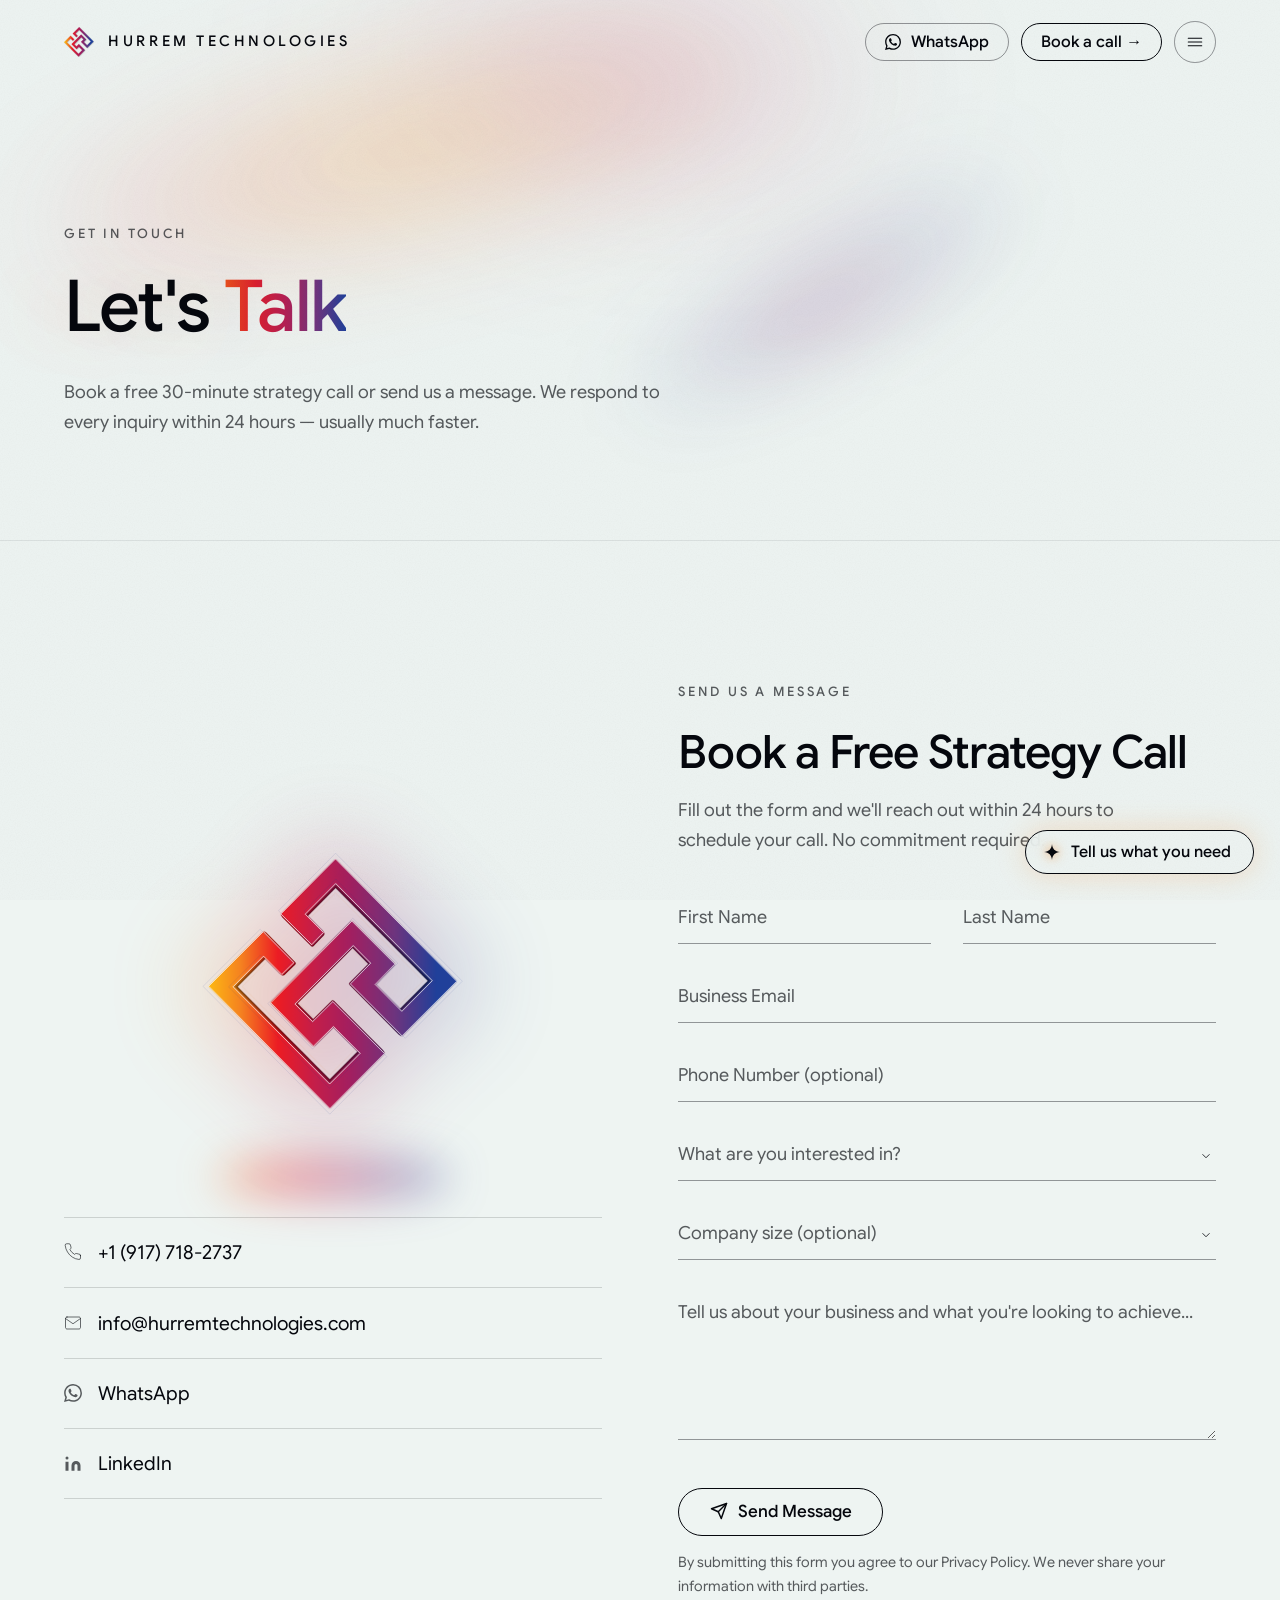
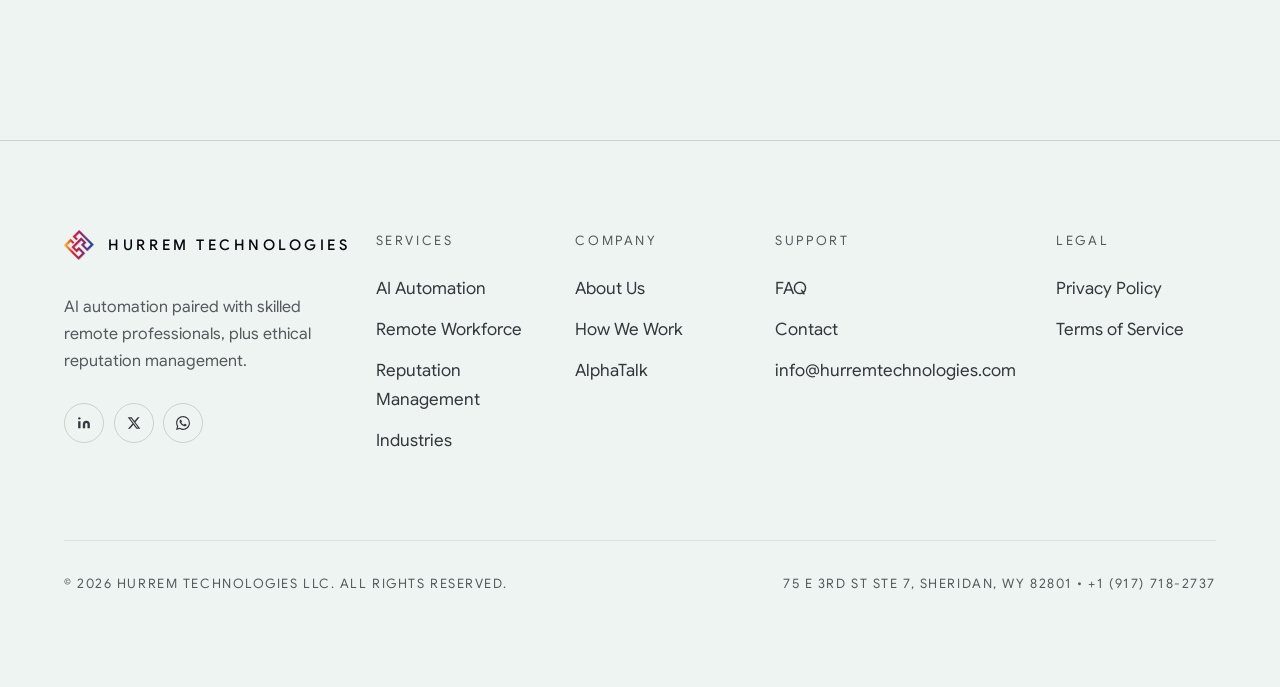
<file: contact.html>
<!DOCTYPE html>
<html lang="en">
<head>
<meta charset="UTF-8"/>
<meta name="viewport" content="width=device-width,initial-scale=1"/>
<title>Book a Free AI Automation Strategy Call | Hurrem Technologies</title>
<meta name="description" content="Book a free 30-minute strategy call and see where AI automation and a virtual assistant can save your small business time. Form, phone, email or WhatsApp."/>
<meta name="keywords" content="contact Hurrem Technologies, free strategy call, AI automation consultation, remote team consultation"/>
<meta name="robots" content="index, follow"/>
<link rel="canonical" href="https://www.hurremtechnologies.com/contact"/>
<meta property="og:type" content="website"/>
<meta property="og:url" content="https://www.hurremtechnologies.com/contact"/>
<meta property="og:title" content="Book a Free AI Automation Strategy Call | Hurrem Technologies"/>
<meta property="og:description" content="Book a free 30-minute strategy call and see where AI automation and a virtual assistant can save your small business time. Form, phone, email or WhatsApp."/>
<meta property="og:image" content="https://www.hurremtechnologies.com/assets/og-image.png"/>
<meta property="og:site_name" content="Hurrem Technologies LLC"/>
<meta name="twitter:card" content="summary_large_image"/>
<meta name="twitter:title" content="Book a Free AI Automation Strategy Call | Hurrem Technologies"/>
<meta name="twitter:description" content="Book a free 30-minute strategy call and see where AI automation and a virtual assistant can save your small business time. Form, phone, email or WhatsApp."/>
<!-- Google tag (gtag.js) -->
<script async src="https://www.googletagmanager.com/gtag/js?id=G-JPX0Q8E571"></script>
<script>window.dataLayer=window.dataLayer||[];function gtag(){dataLayer.push(arguments);}gtag('js',new Date());gtag('config','G-JPX0Q8E571');</script>
<meta name="theme-color" content="#EEF4F2"/>
<link rel="icon" href="/favicon.ico" sizes="48x48"/>
<link rel="icon" type="image/png" sizes="96x96" href="/favicon-96x96.png"/>
<link rel="icon" type="image/png" sizes="192x192" href="/favicon-192x192.png"/>
<link rel="apple-touch-icon" href="/apple-touch-icon.png"/>
<link rel="preload" href="assets/fonts/google-sans-latin-wght-normal.woff2" as="font" type="font/woff2" crossorigin/>
<link rel="stylesheet" href="assets/site.css?v=11"/>
<script>document.documentElement.classList.add('js');</script>
</head>
<body>
<a class="skip" href="#main">Skip to content</a>
<div class="grain" aria-hidden="true"></div>

<header class="site-header" id="site-header">
  <div class="wrap nav">
    <a href="/" class="brand">
      <img src="assets/logo-icon.png" class="logo-mark" alt="" width="30" height="30">
      Hurrem Technologies
    </a>
    <nav class="nav-links" aria-label="Main navigation">
      <a href="/services">Services</a>
      <a href="/reputation">Reputation Management</a>
      <a href="/industries">Industries</a>
      <a href="/process">Process</a>
      <a href="/alphatalk">AlphaTalk</a>
      <a href="/faq">FAQ</a>
      <a href="/contact" class="active" aria-current="page">Contact</a>
    </nav>
    <div class="nav-right">
      <a class="btn-whatsapp" href="https://wa.me/19177182737" target="_blank" rel="noopener" aria-label="WhatsApp">
        <svg width="16" height="16" viewBox="0 0 24 24" fill="currentColor"><path d="M17.472 14.382c-.297-.149-1.758-.867-2.03-.967-.273-.099-.471-.148-.67.15-.197.297-.767.966-.94 1.164-.173.199-.347.223-.644.075-.297-.15-1.255-.463-2.39-1.475-.883-.788-1.48-1.761-1.653-2.059-.173-.297-.018-.458.13-.606.134-.133.298-.347.446-.52.149-.174.198-.298.298-.497.099-.198.05-.371-.025-.52-.075-.149-.669-1.612-.916-2.207-.242-.579-.487-.5-.669-.51-.173-.008-.371-.01-.57-.01-.198 0-.52.074-.792.372-.272.297-1.04 1.016-1.04 2.479 0 1.462 1.065 2.875 1.213 3.074.149.198 2.096 3.2 5.077 4.487.709.306 1.262.489 1.694.625.712.227 1.36.195 1.871.118.571-.085 1.758-.719 2.006-1.413.248-.694.248-1.289.173-1.413-.074-.124-.272-.198-.57-.347m-5.421 7.403h-.004a9.87 9.87 0 0 1-5.031-1.378l-.361-.214-3.741.982.998-3.648-.235-.374a9.86 9.86 0 0 1-1.51-5.26c.001-5.45 4.436-9.884 9.888-9.884 2.64 0 5.122 1.03 6.988 2.898a9.825 9.825 0 0 1 2.893 6.994c-.003 5.45-4.437 9.884-9.885 9.884m8.413-18.297A11.815 11.815 0 0 0 12.05 0C5.495 0 .16 5.335.157 11.892c0 2.096.547 4.142 1.588 5.945L.057 24l6.305-1.654a11.882 11.882 0 0 0 5.683 1.448h.005c6.554 0 11.89-5.335 11.893-11.893a11.821 11.821 0 0 0-3.48-8.413z"/></svg>
        <span>WhatsApp</span>
      </a>
      <a href="/contact" class="btn btn-primary">Book a call →</a>
      <button class="menu-toggle" id="menuBtn" aria-label="Toggle menu" aria-expanded="false" aria-controls="mobileMenu">
        <svg class="bars" width="18" height="18" viewBox="0 0 24 24" fill="none" stroke="currentColor" stroke-width="1.4" stroke-linecap="round"><line x1="3" y1="7" x2="21" y2="7"/><line x1="3" y1="12" x2="21" y2="12"/><line x1="3" y1="17" x2="21" y2="17"/></svg>
        <svg class="x-icon" width="18" height="18" viewBox="0 0 24 24" fill="none" stroke="currentColor" stroke-width="1.4" stroke-linecap="round"><line x1="18" y1="6" x2="6" y2="18"/><line x1="6" y1="6" x2="18" y2="18"/></svg>
      </button>
    </div>
  </div>
  <nav class="mobile-menu" id="mobileMenu" aria-label="Mobile navigation">
    <a href="/services">Services</a>
    <a href="/reputation">Reputation Management</a>
    <a href="/industries">Industries</a>
    <a href="/process">Process</a>
      <a href="/alphatalk">AlphaTalk</a>
    <a href="/faq">FAQ</a>
    <a href="/contact">Contact</a>
    <a href="https://wa.me/19177182737" target="_blank" rel="noopener"><svg width="16" height="16" viewBox="0 0 24 24" fill="currentColor"><path d="M17.472 14.382c-.297-.149-1.758-.867-2.03-.967-.273-.099-.471-.148-.67.15-.197.297-.767.966-.94 1.164-.173.199-.347.223-.644.075-.297-.15-1.255-.463-2.39-1.475-.883-.788-1.48-1.761-1.653-2.059-.173-.297-.018-.458.13-.606.134-.133.298-.347.446-.52.149-.174.198-.298.298-.497.099-.198.05-.371-.025-.52-.075-.149-.669-1.612-.916-2.207-.242-.579-.487-.5-.669-.51-.173-.008-.371-.01-.57-.01-.198 0-.52.074-.792.372-.272.297-1.04 1.016-1.04 2.479 0 1.462 1.065 2.875 1.213 3.074.149.198 2.096 3.2 5.077 4.487.709.306 1.262.489 1.694.625.712.227 1.36.195 1.871.118.571-.085 1.758-.719 2.006-1.413.248-.694.248-1.289.173-1.413-.074-.124-.272-.198-.57-.347m-5.421 7.403h-.004a9.87 9.87 0 0 1-5.031-1.378l-.361-.214-3.741.982.998-3.648-.235-.374a9.86 9.86 0 0 1-1.51-5.26c.001-5.45 4.436-9.884 9.888-9.884 2.64 0 5.122 1.03 6.988 2.898a9.825 9.825 0 0 1 2.893 6.994c-.003 5.45-4.437 9.884-9.885 9.884m8.413-18.297A11.815 11.815 0 0 0 12.05 0C5.495 0 .16 5.335.157 11.892c0 2.096.547 4.142 1.588 5.945L.057 24l6.305-1.654a11.882 11.882 0 0 0 5.683 1.448h.005c6.554 0 11.89-5.335 11.893-11.893a11.821 11.821 0 0 0-3.48-8.413z"/></svg> WhatsApp</a>
    <a href="/contact" class="m-cta">Book a call →</a>
  </nav>
</header>

<main id="main">
<section class="page-hero">
  <div class="aurora aurora--quiet" aria-hidden="true"><span class="ribbon r1"></span><span class="ribbon r3"></span><span class="ribbon r4"></span></div>
  <div class="wrap">
    <div class="eyebrow">Get in touch</div>
    <h1 class="page-title">Let's <span class="gradient-text">Talk</span></h1>
    <p>Book a free 30-minute strategy call or send us a message. We respond to every inquiry within 24 hours — usually much faster.</p>
  </div>
</section>

<section>
  <div class="wrap">
    <div class="grid2">
      <div class="reveal-left">
        <div class="mark3d mark3d--sm" role="img" aria-label="The Hurrem Technologies logo mark as a floating three-dimensional form, in the logo's yellow-to-blue gradient."><svg class="mark3d__defs" aria-hidden="true"><defs><path id="hm" d="M509.3 94.2 L331.6 273.2 L432.1 373.4 L470.3 333.7 L411.0 274.0 L510.0 174.4 L824.3 490.5 L725.2 590.1 L638.5 502.8 L702.9 436.5 L562.7 296.4 L298.5 562.3 L437.7 703.6 L502.7 639.5 L589.5 726.8 L490.4 826.4 L176.2 510.2 L275.2 410.6 L334.6 470.3 L374.0 431.8 L274.5 330.7 L96.6 508.5 L491.2 906.5 L668.9 727.5 L500.7 558.3 L434.8 623.7 L377.7 566.5 L566.9 376.1 L623.8 433.5 L557.8 500.9 L726.2 670.3 L903.9 492.5Z"/><linearGradient id="hm-face" x1="0" y1="0.5" x2="1" y2="0.5"><stop offset="0" stop-color="#FDB913"/><stop offset="0.13" stop-color="#F58220"/><stop offset="0.28" stop-color="#EC1C24"/><stop offset="0.43" stop-color="#C41E4A"/><stop offset="0.57" stop-color="#A31F60"/><stop offset="0.75" stop-color="#6E347E"/><stop offset="0.92" stop-color="#20409A"/></linearGradient><linearGradient id="hm-s1" x1="0" y1="0.5" x2="1" y2="0.5"><stop offset="0" stop-color="#d59b10"/><stop offset="0.13" stop-color="#ce6d1b"/><stop offset="0.28" stop-color="#c6181e"/><stop offset="0.43" stop-color="#a5193e"/><stop offset="0.57" stop-color="#891a51"/><stop offset="0.75" stop-color="#5c2c6a"/><stop offset="0.92" stop-color="#1b3681"/></linearGradient><linearGradient id="hm-s2" x1="0" y1="0.5" x2="1" y2="0.5"><stop offset="0" stop-color="#cf9710"/><stop offset="0.13" stop-color="#c86a1a"/><stop offset="0.28" stop-color="#c1171d"/><stop offset="0.43" stop-color="#a0193d"/><stop offset="0.57" stop-color="#85194e"/><stop offset="0.75" stop-color="#5a2b67"/><stop offset="0.92" stop-color="#1a347e"/></linearGradient><linearGradient id="hm-s3" x1="0" y1="0.5" x2="1" y2="0.5"><stop offset="0" stop-color="#c9930f"/><stop offset="0.13" stop-color="#c36719"/><stop offset="0.28" stop-color="#bc161d"/><stop offset="0.43" stop-color="#9c183b"/><stop offset="0.57" stop-color="#82194c"/><stop offset="0.75" stop-color="#572964"/><stop offset="0.92" stop-color="#19337a"/></linearGradient><linearGradient id="hm-s4" x1="0" y1="0.5" x2="1" y2="0.5"><stop offset="0" stop-color="#c48f0f"/><stop offset="0.13" stop-color="#bd6419"/><stop offset="0.28" stop-color="#b6161c"/><stop offset="0.43" stop-color="#971739"/><stop offset="0.57" stop-color="#7e184a"/><stop offset="0.75" stop-color="#552861"/><stop offset="0.92" stop-color="#193177"/></linearGradient><linearGradient id="hm-s5" x1="0" y1="0.5" x2="1" y2="0.5"><stop offset="0" stop-color="#be8b0e"/><stop offset="0.13" stop-color="#b86218"/><stop offset="0.28" stop-color="#b1151b"/><stop offset="0.43" stop-color="#931738"/><stop offset="0.57" stop-color="#7a1748"/><stop offset="0.75" stop-color="#53275f"/><stop offset="0.92" stop-color="#183074"/></linearGradient><linearGradient id="hm-s6" x1="0" y1="0.5" x2="1" y2="0.5"><stop offset="0" stop-color="#b8870e"/><stop offset="0.13" stop-color="#b25f17"/><stop offset="0.28" stop-color="#ac141a"/><stop offset="0.43" stop-color="#8f1636"/><stop offset="0.57" stop-color="#771746"/><stop offset="0.75" stop-color="#50265c"/><stop offset="0.92" stop-color="#172f70"/></linearGradient><linearGradient id="hm-s7" x1="0" y1="0.5" x2="1" y2="0.5"><stop offset="0" stop-color="#b3830d"/><stop offset="0.13" stop-color="#ad5c17"/><stop offset="0.28" stop-color="#a71419"/><stop offset="0.43" stop-color="#8a1534"/><stop offset="0.57" stop-color="#731644"/><stop offset="0.75" stop-color="#4e2559"/><stop offset="0.92" stop-color="#172d6d"/></linearGradient><linearGradient id="hm-s8" x1="0" y1="0.5" x2="1" y2="0.5"><stop offset="0" stop-color="#ad7e0d"/><stop offset="0.13" stop-color="#a75916"/><stop offset="0.28" stop-color="#a11319"/><stop offset="0.43" stop-color="#861533"/><stop offset="0.57" stop-color="#6f1542"/><stop offset="0.75" stop-color="#4b2456"/><stop offset="0.92" stop-color="#162c69"/></linearGradient><linearGradient id="hm-s9" x1="0" y1="0.5" x2="1" y2="0.5"><stop offset="0" stop-color="#a77a0d"/><stop offset="0.13" stop-color="#a25615"/><stop offset="0.28" stop-color="#9c1318"/><stop offset="0.43" stop-color="#821431"/><stop offset="0.57" stop-color="#6c143f"/><stop offset="0.75" stop-color="#492253"/><stop offset="0.92" stop-color="#152a66"/></linearGradient><linearGradient id="hm-s10" x1="0" y1="0.5" x2="1" y2="0.5"><stop offset="0" stop-color="#a2760c"/><stop offset="0.13" stop-color="#9d5314"/><stop offset="0.28" stop-color="#971217"/><stop offset="0.43" stop-color="#7d132f"/><stop offset="0.57" stop-color="#68143d"/><stop offset="0.75" stop-color="#462150"/><stop offset="0.92" stop-color="#142962"/></linearGradient><linearGradient id="hm-s11" x1="0" y1="0.5" x2="1" y2="0.5"><stop offset="0" stop-color="#9c720c"/><stop offset="0.13" stop-color="#975014"/><stop offset="0.28" stop-color="#911116"/><stop offset="0.43" stop-color="#79122e"/><stop offset="0.57" stop-color="#64133b"/><stop offset="0.75" stop-color="#44204e"/><stop offset="0.92" stop-color="#14275f"/></linearGradient><linearGradient id="hm-s12" x1="0" y1="0.5" x2="1" y2="0.5"><stop offset="0" stop-color="#966e0b"/><stop offset="0.13" stop-color="#924d13"/><stop offset="0.28" stop-color="#8c1115"/><stop offset="0.43" stop-color="#74122c"/><stop offset="0.57" stop-color="#611239"/><stop offset="0.75" stop-color="#411f4b"/><stop offset="0.92" stop-color="#13265b"/></linearGradient><linearGradient id="hm-s13" x1="0" y1="0.5" x2="1" y2="0.5"><stop offset="0" stop-color="#916a0b"/><stop offset="0.13" stop-color="#8c4a12"/><stop offset="0.28" stop-color="#871015"/><stop offset="0.43" stop-color="#70112a"/><stop offset="0.57" stop-color="#5d1237"/><stop offset="0.75" stop-color="#3f1e48"/><stop offset="0.92" stop-color="#122558"/></linearGradient><linearGradient id="hm-s14" x1="0" y1="0.5" x2="1" y2="0.5"><stop offset="0" stop-color="#8b660a"/><stop offset="0.13" stop-color="#874712"/><stop offset="0.28" stop-color="#820f14"/><stop offset="0.43" stop-color="#6c1029"/><stop offset="0.57" stop-color="#5a1135"/><stop offset="0.75" stop-color="#3c1d45"/><stop offset="0.92" stop-color="#122355"/></linearGradient><linearGradient id="hm-s15" x1="0" y1="0.5" x2="1" y2="0.5"><stop offset="0" stop-color="#85620a"/><stop offset="0.13" stop-color="#814511"/><stop offset="0.28" stop-color="#7c0f13"/><stop offset="0.43" stop-color="#671027"/><stop offset="0.57" stop-color="#561033"/><stop offset="0.75" stop-color="#3a1b42"/><stop offset="0.92" stop-color="#112251"/></linearGradient><linearGradient id="hm-s16" x1="0" y1="0.5" x2="1" y2="0.5"><stop offset="0" stop-color="#805d0a"/><stop offset="0.13" stop-color="#7c4210"/><stop offset="0.28" stop-color="#770e12"/><stop offset="0.43" stop-color="#630f25"/><stop offset="0.57" stop-color="#521030"/><stop offset="0.75" stop-color="#381a40"/><stop offset="0.92" stop-color="#10204e"/></linearGradient><linearGradient id="hm-s17" x1="0" y1="0.5" x2="1" y2="0.5"><stop offset="0" stop-color="#7a5909"/><stop offset="0.13" stop-color="#763f0f"/><stop offset="0.28" stop-color="#720e11"/><stop offset="0.43" stop-color="#5f0e24"/><stop offset="0.57" stop-color="#4f0f2e"/><stop offset="0.75" stop-color="#35193d"/><stop offset="0.92" stop-color="#0f1f4a"/></linearGradient><linearGradient id="hm-s18" x1="0" y1="0.5" x2="1" y2="0.5"><stop offset="0" stop-color="#745509"/><stop offset="0.13" stop-color="#713c0f"/><stop offset="0.28" stop-color="#6d0d11"/><stop offset="0.43" stop-color="#5a0e22"/><stop offset="0.57" stop-color="#4b0e2c"/><stop offset="0.75" stop-color="#33183a"/><stop offset="0.92" stop-color="#0f1d47"/></linearGradient></defs></svg><div class="mark3d__halo"><svg viewBox="0 0 1000 1000" class="" aria-hidden="true"><use href="#hm" fill="url(#hm-face)"/></svg></div><div class="mark3d__body"><svg viewBox="0 0 1000 1000" class="mark3d__wire mark3d__wire--back" aria-hidden="true"><use href="#hm"/></svg><svg viewBox="0 0 1000 1000" class="mark3d__layer mark3d__layer--alt" style="--i:18;fill:url(#hm-s18)" aria-hidden="true"><use href="#hm"/></svg><svg viewBox="0 0 1000 1000" class="mark3d__layer" style="--i:17;fill:url(#hm-s17)" aria-hidden="true"><use href="#hm"/></svg><svg viewBox="0 0 1000 1000" class="mark3d__layer mark3d__layer--alt" style="--i:16;fill:url(#hm-s16)" aria-hidden="true"><use href="#hm"/></svg><svg viewBox="0 0 1000 1000" class="mark3d__layer" style="--i:15;fill:url(#hm-s15)" aria-hidden="true"><use href="#hm"/></svg><svg viewBox="0 0 1000 1000" class="mark3d__layer mark3d__layer--alt" style="--i:14;fill:url(#hm-s14)" aria-hidden="true"><use href="#hm"/></svg><svg viewBox="0 0 1000 1000" class="mark3d__layer" style="--i:13;fill:url(#hm-s13)" aria-hidden="true"><use href="#hm"/></svg><svg viewBox="0 0 1000 1000" class="mark3d__layer mark3d__layer--alt" style="--i:12;fill:url(#hm-s12)" aria-hidden="true"><use href="#hm"/></svg><svg viewBox="0 0 1000 1000" class="mark3d__layer" style="--i:11;fill:url(#hm-s11)" aria-hidden="true"><use href="#hm"/></svg><svg viewBox="0 0 1000 1000" class="mark3d__layer mark3d__layer--alt" style="--i:10;fill:url(#hm-s10)" aria-hidden="true"><use href="#hm"/></svg><svg viewBox="0 0 1000 1000" class="mark3d__layer" style="--i:9;fill:url(#hm-s9)" aria-hidden="true"><use href="#hm"/></svg><svg viewBox="0 0 1000 1000" class="mark3d__layer mark3d__layer--alt" style="--i:8;fill:url(#hm-s8)" aria-hidden="true"><use href="#hm"/></svg><svg viewBox="0 0 1000 1000" class="mark3d__layer" style="--i:7;fill:url(#hm-s7)" aria-hidden="true"><use href="#hm"/></svg><svg viewBox="0 0 1000 1000" class="mark3d__layer mark3d__layer--alt" style="--i:6;fill:url(#hm-s6)" aria-hidden="true"><use href="#hm"/></svg><svg viewBox="0 0 1000 1000" class="mark3d__layer" style="--i:5;fill:url(#hm-s5)" aria-hidden="true"><use href="#hm"/></svg><svg viewBox="0 0 1000 1000" class="mark3d__layer mark3d__layer--alt" style="--i:4;fill:url(#hm-s4)" aria-hidden="true"><use href="#hm"/></svg><svg viewBox="0 0 1000 1000" class="mark3d__layer" style="--i:3;fill:url(#hm-s3)" aria-hidden="true"><use href="#hm"/></svg><svg viewBox="0 0 1000 1000" class="mark3d__layer mark3d__layer--alt" style="--i:2;fill:url(#hm-s2)" aria-hidden="true"><use href="#hm"/></svg><svg viewBox="0 0 1000 1000" class="mark3d__layer" style="--i:1;fill:url(#hm-s1)" aria-hidden="true"><use href="#hm"/></svg><svg viewBox="0 0 1000 1000" class="mark3d__face" aria-hidden="true"><use href="#hm" fill="url(#hm-face)"/></svg><svg viewBox="0 0 1000 1000" class="mark3d__wire mark3d__wire--front" aria-hidden="true"><use href="#hm"/></svg></div><span class="mark3d__shadow"></span></div>

        <div class="contact-meta" style="margin-top:24px">
          <a href="tel:+19177182737">
            <svg class="ico" width="16" height="16" viewBox="0 0 24 24" fill="none" stroke="currentColor" stroke-width="2" stroke-linecap="round" stroke-linejoin="round"><path d="M22 16.92v3a2 2 0 0 1-2.18 2 19.79 19.79 0 0 1-8.63-3.07A19.5 19.5 0 0 1 4.69 12 19.79 19.79 0 0 1 1.61 3.19 2 2 0 0 1 3.59 1h3a2 2 0 0 1 2 1.72c.127.96.361 1.903.7 2.81a2 2 0 0 1-.45 2.11L7.91 8.9a16 16 0 0 0 6.29 6.29l.65-.65a2 2 0 0 1 2.11-.45c.907.339 1.85.573 2.81.7A2 2 0 0 1 22 16.92z"/></svg>
            +1 (917) 718-2737
          </a>
          <a href="mailto:info@hurremtechnologies.com">
            <svg class="ico" width="16" height="16" viewBox="0 0 24 24" fill="none" stroke="currentColor" stroke-width="2" stroke-linecap="round" stroke-linejoin="round"><path d="M4 4h16c1.1 0 2 .9 2 2v12c0 1.1-.9 2-2 2H4c-1.1 0-2-.9-2-2V6c0-1.1.9-2 2-2z"/><polyline points="22,6 12,13 2,6"/></svg>
            info@hurremtechnologies.com
          </a>
          <a href="https://wa.me/19177182737" target="_blank" rel="noopener">
            <svg width="16" height="16" viewBox="0 0 24 24" fill="currentColor"><path d="M17.472 14.382c-.297-.149-1.758-.867-2.03-.967-.273-.099-.471-.148-.67.15-.197.297-.767.966-.94 1.164-.173.199-.347.223-.644.075-.297-.15-1.255-.463-2.39-1.475-.883-.788-1.48-1.761-1.653-2.059-.173-.297-.018-.458.13-.606.134-.133.298-.347.446-.52.149-.174.198-.298.298-.497.099-.198.05-.371-.025-.52-.075-.149-.669-1.612-.916-2.207-.242-.579-.487-.5-.669-.51-.173-.008-.371-.01-.57-.01-.198 0-.52.074-.792.372-.272.297-1.04 1.016-1.04 2.479 0 1.462 1.065 2.875 1.213 3.074.149.198 2.096 3.2 5.077 4.487.709.306 1.262.489 1.694.625.712.227 1.36.195 1.871.118.571-.085 1.758-.719 2.006-1.413.248-.694.248-1.289.173-1.413-.074-.124-.272-.198-.57-.347m-5.421 7.403h-.004a9.87 9.87 0 0 1-5.031-1.378l-.361-.214-3.741.982.998-3.648-.235-.374a9.86 9.86 0 0 1-1.51-5.26c.001-5.45 4.436-9.884 9.888-9.884 2.64 0 5.122 1.03 6.988 2.898a9.825 9.825 0 0 1 2.893 6.994c-.003 5.45-4.437 9.884-9.885 9.884m8.413-18.297A11.815 11.815 0 0 0 12.05 0C5.495 0 .16 5.335.157 11.892c0 2.096.547 4.142 1.588 5.945L.057 24l6.305-1.654a11.882 11.882 0 0 0 5.683 1.448h.005c6.554 0 11.89-5.335 11.893-11.893a11.821 11.821 0 0 0-3.48-8.413z"/></svg>
            WhatsApp
          </a>
          <a href="https://www.linkedin.com/company/109564985" target="_blank" rel="noopener">
            <svg class="ico" width="16" height="16" viewBox="0 0 24 24" fill="currentColor"><path d="M16 8a6 6 0 0 1 6 6v7h-4v-7a2 2 0 0 0-2-2 2 2 0 0 0-2 2v7h-4v-7a6 6 0 0 1 6-6z"/><rect x="2" y="9" width="4" height="12"/><circle cx="4" cy="4" r="2"/></svg>
            LinkedIn
          </a>
        </div>
      </div>

      <div class="reveal-right">
        <div style="margin-bottom:8px">
          <div class="eyebrow">Send us a message</div>
          <h2 style="margin-bottom:8px">Book a Free Strategy Call</h2>
          <p>Fill out the form and we'll reach out within 24 hours to schedule your call. No commitment required.</p>
        </div>
        <form id="contactForm" action="https://formspree.io/f/xwpbepoa" method="POST">
          <div class="form-grid">
            <div>
              <input type="text" name="first_name" placeholder="First Name" class="field" required/>
            </div>
            <div>
              <input type="text" name="last_name" placeholder="Last Name" class="field" required/>
            </div>
            <div class="full">
              <input type="email" name="email" placeholder="Business Email" class="field" required/>
            </div>
            <div class="full">
              <input type="tel" name="phone" placeholder="Phone Number (optional)" class="field"/>
            </div>
            <div class="full">
              <select name="service" class="field" required>
                <option value="" disabled selected>What are you interested in?</option>
                <option value="ai-automation">AI Automation</option>
                <option value="remote-workforce">Remote Workforce / VA</option>
                <option value="online-teaching">Online Teaching &amp; Tutoring</option>
                <option value="reputation-management">Reputation Management</option>
                <option value="multiple">Multiple Services</option>
                <option value="unsure">Not Sure Yet</option>
              </select>
            </div>
            <div class="full">
              <select name="company_size" class="field">
                <option value="" disabled selected>Company size (optional)</option>
                <option value="solo">Solo / Freelancer</option>
                <option value="2-10">2–10 employees</option>
                <option value="11-50">11–50 employees</option>
                <option value="51-200">51–200 employees</option>
                <option value="200+">200+ employees</option>
              </select>
            </div>
            <div class="full">
              <textarea name="message" placeholder="Tell us about your business and what you're looking to achieve..." class="field" rows="5"></textarea>
            </div>
            <div class="full">
              <button type="submit" class="send" id="submitBtn">
                <svg width="18" height="18" viewBox="0 0 24 24" fill="none" stroke="currentColor" stroke-width="2" stroke-linecap="round" stroke-linejoin="round"><line x1="22" y1="2" x2="11" y2="13"/><polygon points="22 2 15 22 11 13 2 9 22 2"/></svg>
                Send Message
              </button>
            </div>
          </div>
        </form>
        <div class="success-msg" id="successMsg">
          Your message has been sent! We'll be in touch within 24 hours. You can also reach us instantly on WhatsApp.
        </div>
        <p style="margin-top:14px">By submitting this form you agree to our Privacy Policy. We never share your information with third parties.</p>
      </div>
    </div>
  </div>
</section>
</main>

<footer>
  <div class="wrap">
    <div class="foot-grid">
      <div class="foot-about">
        <a href="/" class="brand">
          <img src="assets/logo-icon.png" class="logo-mark" alt="" width="30" height="30">
          Hurrem Technologies
        </a>
        <p>AI automation paired with skilled remote professionals, plus ethical reputation management.</p>
        <div class="socials">
          <a class="social" href="https://www.linkedin.com/company/109564985" target="_blank" rel="noopener" aria-label="LinkedIn"><svg width="16" height="16" viewBox="0 0 24 24" fill="currentColor"><path d="M16 8a6 6 0 0 1 6 6v7h-4v-7a2 2 0 0 0-2-2 2 2 0 0 0-2 2v7h-4v-7a6 6 0 0 1 6-6z"/><rect x="2" y="9" width="4" height="12"/><circle cx="4" cy="4" r="2"/></svg></a>
          <a class="social" href="https://x.com/hurrem_ai" target="_blank" rel="noopener" aria-label="X"><svg width="16" height="16" viewBox="0 0 24 24" fill="currentColor"><path d="M18.244 2.25h3.308l-7.227 8.26 8.502 11.24H16.17l-5.214-6.817L4.99 21.75H1.68l7.73-8.835L1.254 2.25H8.08l4.713 6.231zm-1.161 17.52h1.833L7.084 4.126H5.117z"/></svg></a>
          <a class="social" href="https://wa.me/19177182737" target="_blank" rel="noopener" aria-label="WhatsApp"><svg width="16" height="16" viewBox="0 0 24 24" fill="currentColor"><path d="M17.472 14.382c-.297-.149-1.758-.867-2.03-.967-.273-.099-.471-.148-.67.15-.197.297-.767.966-.94 1.164-.173.199-.347.223-.644.075-.297-.15-1.255-.463-2.39-1.475-.883-.788-1.48-1.761-1.653-2.059-.173-.297-.018-.458.13-.606.134-.133.298-.347.446-.52.149-.174.198-.298.298-.497.099-.198.05-.371-.025-.52-.075-.149-.669-1.612-.916-2.207-.242-.579-.487-.5-.669-.51-.173-.008-.371-.01-.57-.01-.198 0-.52.074-.792.372-.272.297-1.04 1.016-1.04 2.479 0 1.462 1.065 2.875 1.213 3.074.149.198 2.096 3.2 5.077 4.487.709.306 1.262.489 1.694.625.712.227 1.36.195 1.871.118.571-.085 1.758-.719 2.006-1.413.248-.694.248-1.289.173-1.413-.074-.124-.272-.198-.57-.347m-5.421 7.403h-.004a9.87 9.87 0 0 1-5.031-1.378l-.361-.214-3.741.982.998-3.648-.235-.374a9.86 9.86 0 0 1-1.51-5.26c.001-5.45 4.436-9.884 9.888-9.884 2.64 0 5.122 1.03 6.988 2.898a9.825 9.825 0 0 1 2.893 6.994c-.003 5.45-4.437 9.884-9.885 9.884m8.413-18.297A11.815 11.815 0 0 0 12.05 0C5.495 0 .16 5.335.157 11.892c0 2.096.547 4.142 1.588 5.945L.057 24l6.305-1.654a11.882 11.882 0 0 0 5.683 1.448h.005c6.554 0 11.89-5.335 11.893-11.893a11.821 11.821 0 0 0-3.48-8.413z"/></svg></a>
        </div>
      </div>
      <div class="foot-col"><h5>Services</h5><a href="/services#ai-automation">AI Automation</a><a href="/services#remote-workforce">Remote Workforce</a><a href="/reputation">Reputation Management</a><a href="/industries">Industries</a></div>
      <div class="foot-col"><h5>Company</h5><a href="/#about">About Us</a><a href="/process">How We Work</a><a href="/alphatalk">AlphaTalk</a></div>
      <div class="foot-col"><h5>Support</h5><a href="/faq">FAQ</a><a href="/contact">Contact</a><a href="mailto:info@hurremtechnologies.com">info@hurremtechnologies.com</a></div>
      <div class="foot-col"><h5>Legal</h5><a href="/privacy-policy">Privacy Policy</a><a href="/terms">Terms of Service</a></div>
    </div>
    <div class="foot-bottom">
      <span>© 2026 Hurrem Technologies LLC. All rights reserved.</span>
      <span>75 E 3rd St Ste 7, Sheridan, WY 82801 &bull; <a href="tel:+19177182737">+1 (917) 718-2737</a></span>
    </div>
  </div>
</footer>

<script src="assets/site.js?v=7" defer></script>
<script src="assets/assistant.js?v=2" defer></script>
<script src="assets/spark.js?v=3" defer></script>
</body>
</html>
</file>
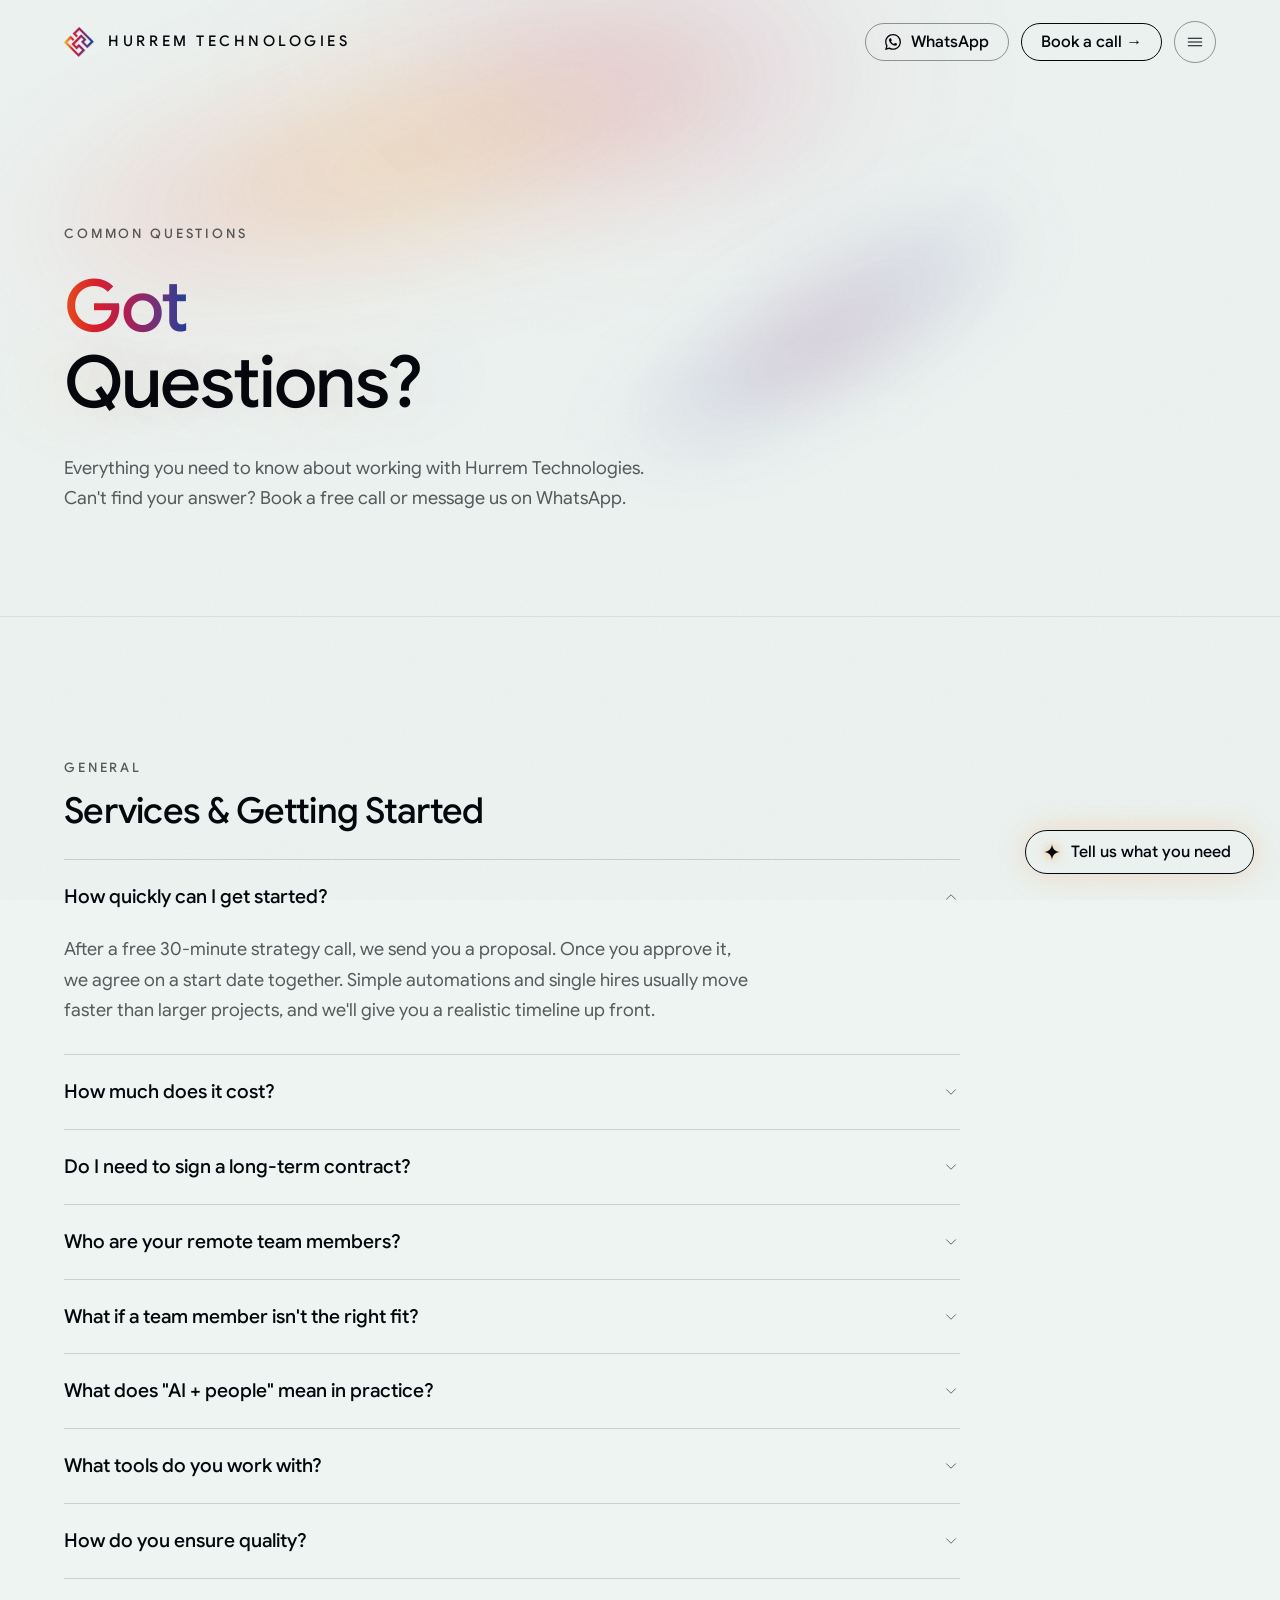
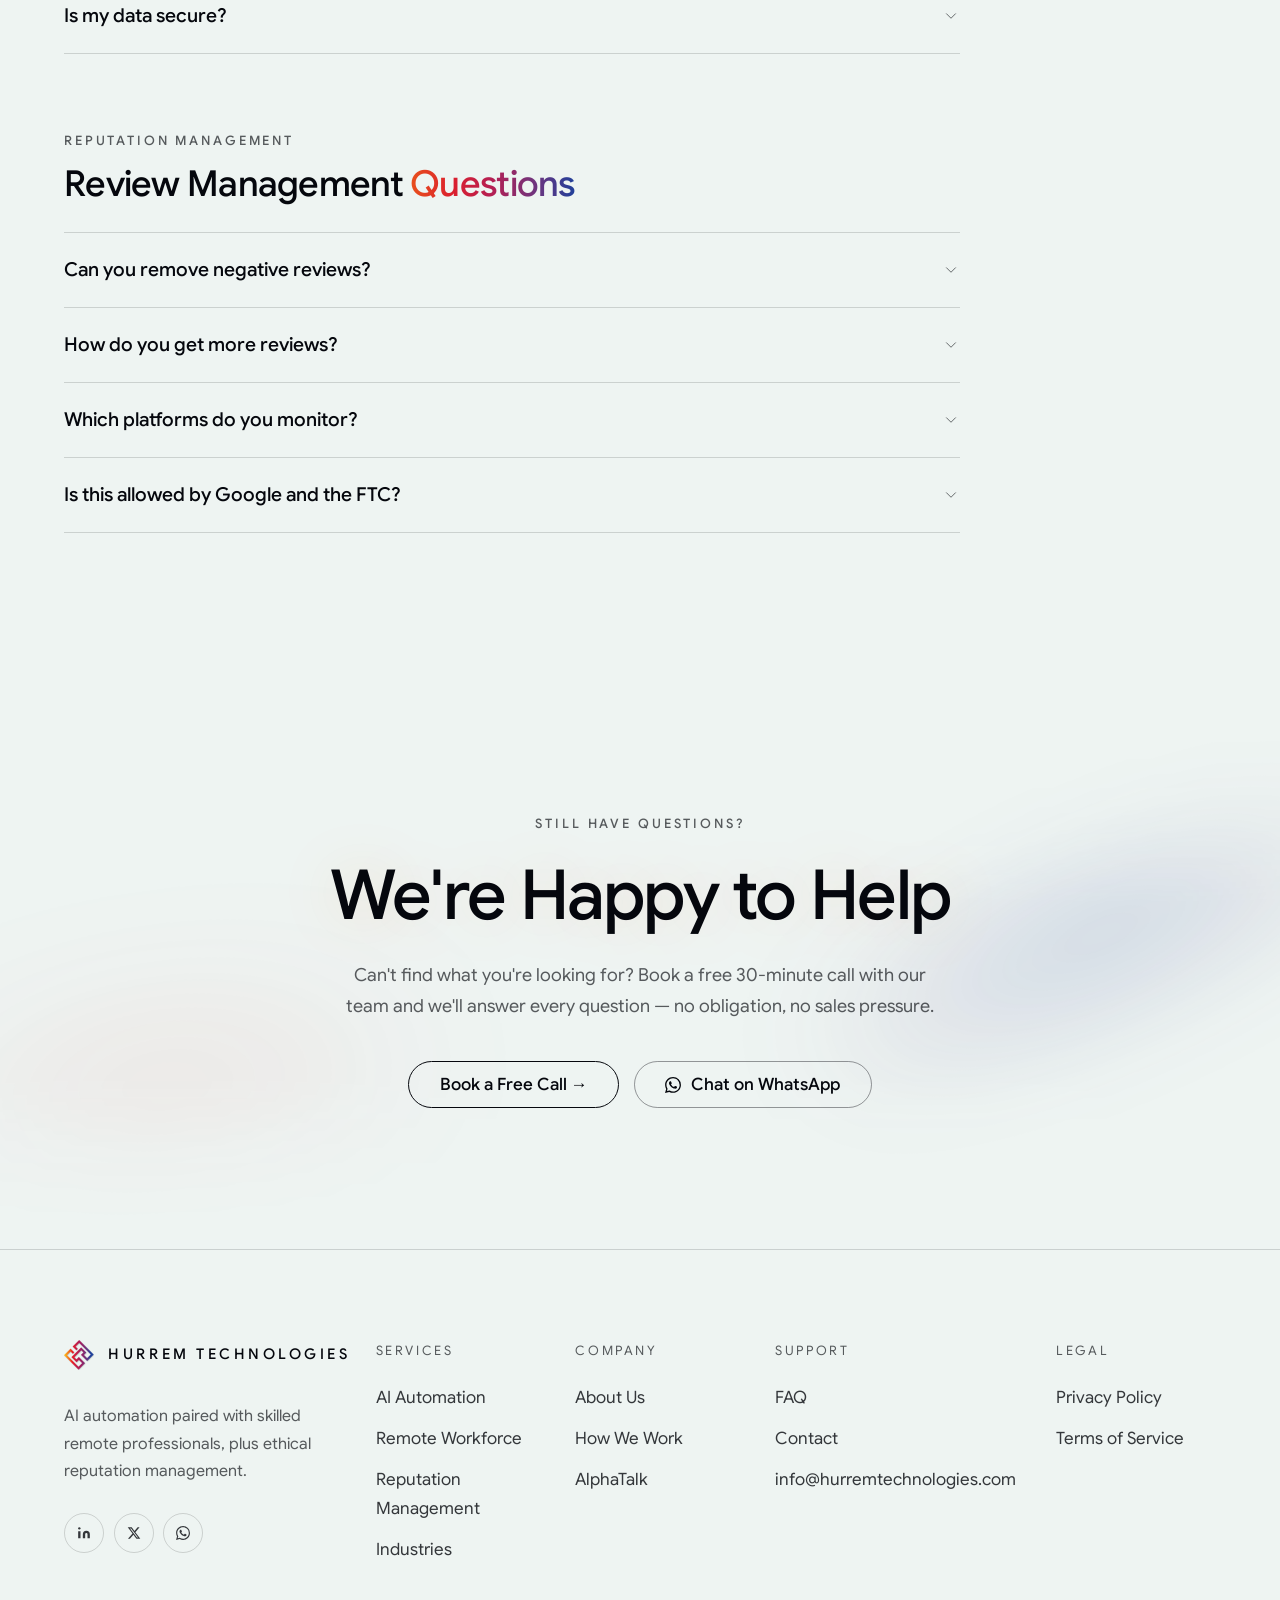
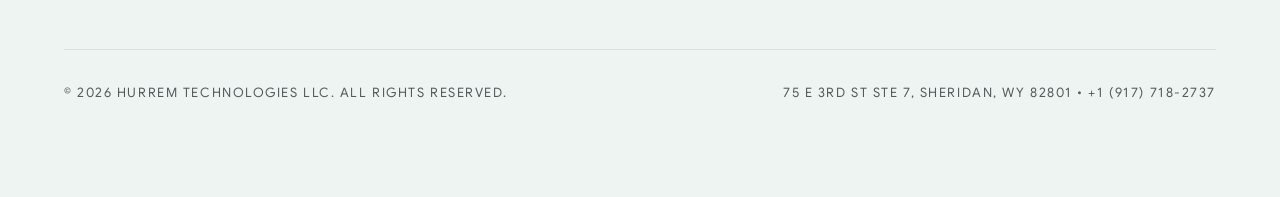
<file: faq.html>
<!DOCTYPE html>
<html lang="en">
<head>
<meta charset="UTF-8"/>
<meta name="viewport" content="width=device-width,initial-scale=1"/>
<title>AI Automation &amp; Virtual Assistant FAQ: Cost, Setup, Security</title>
<meta name="description" content="Answers for small business owners about AI automation, virtual assistants and reputation management: cost, contracts, start time and data security."/>
<meta name="keywords" content="FAQ, AI automation questions, remote team questions, virtual assistant questions, reputation management questions"/>
<meta name="robots" content="index, follow"/>
<link rel="canonical" href="https://www.hurremtechnologies.com/faq"/>
<meta property="og:type" content="website"/>
<meta property="og:url" content="https://www.hurremtechnologies.com/faq"/>
<meta property="og:title" content="AI Automation &amp; Virtual Assistant FAQ: Cost, Setup, Security"/>
<meta property="og:description" content="Answers for small business owners about AI automation, virtual assistants and reputation management: cost, contracts, start time and data security."/>
<meta property="og:image" content="https://www.hurremtechnologies.com/assets/og-image.png"/>
<meta property="og:site_name" content="Hurrem Technologies LLC"/>
<meta name="twitter:card" content="summary_large_image"/>
<meta name="twitter:title" content="AI Automation &amp; Virtual Assistant FAQ: Cost, Setup, Security"/>
<meta name="twitter:description" content="Answers for small business owners about AI automation, virtual assistants and reputation management: cost, contracts, start time and data security."/>
<!-- Google tag (gtag.js) -->
<script async src="https://www.googletagmanager.com/gtag/js?id=G-JPX0Q8E571"></script>
<script>window.dataLayer=window.dataLayer||[];function gtag(){dataLayer.push(arguments);}gtag('js',new Date());gtag('config','G-JPX0Q8E571');</script>
<meta name="theme-color" content="#EEF4F2"/>
<link rel="icon" href="/favicon.ico" sizes="48x48"/>
<link rel="icon" type="image/png" sizes="96x96" href="/favicon-96x96.png"/>
<link rel="icon" type="image/png" sizes="192x192" href="/favicon-192x192.png"/>
<link rel="apple-touch-icon" href="/apple-touch-icon.png"/>
<link rel="preload" href="assets/fonts/google-sans-latin-wght-normal.woff2" as="font" type="font/woff2" crossorigin/>
<link rel="stylesheet" href="assets/site.css?v=11"/>
<script>document.documentElement.classList.add('js');</script>
<script type="application/ld+json">{"@context": "https://schema.org", "@type": "FAQPage", "mainEntity": [{"@type": "Question", "name": "How quickly can I get started?", "acceptedAnswer": {"@type": "Answer", "text": "After a free 30-minute strategy call, we send you a proposal. Once you approve it, we agree on a start date together. Simple automations and single hires usually move faster than larger projects, and we'll give you a realistic timeline up front."}}, {"@type": "Question", "name": "How much does it cost?", "acceptedAnswer": {"@type": "Answer", "text": "Every business is different, so we scope each engagement after a free 30-minute strategy call. You'll get a clear proposal with no long-term contract."}}, {"@type": "Question", "name": "Do I need to sign a long-term contract?", "acceptedAnswer": {"@type": "Answer", "text": "No. Engagements don't require a long-term contract. Notice periods and other terms are set out in your service agreement."}}, {"@type": "Question", "name": "Who are your remote team members?", "acceptedAnswer": {"@type": "Answer", "text": "Vetted remote professionals: virtual assistants, AI supervision VAs, customer support, admin and back-office staff, and online teachers and tutors. Each person is trained on U.S. business standards and on your own tools and processes before they start, and works the hours you agree on."}}, {"@type": "Question", "name": "What if a team member isn't the right fit?", "acceptedAnswer": {"@type": "Answer", "text": "Tell us. We'll work with you to fix the issue, and if the fit still isn't right, we'll find you a better match."}}, {"@type": "Question", "name": "What does \"AI + people\" mean in practice?", "acceptedAnswer": {"@type": "Answer", "text": "AI handles the repetitive, rules-based work: reminders, data entry, first replies and reports. People handle anything that needs judgment or empathy, and they supervise the AI so mistakes get caught and fixed."}}, {"@type": "Question", "name": "What tools do you work with?", "acceptedAnswer": {"@type": "Answer", "text": "Common business tools, including Google Workspace, Microsoft 365, Slack, HubSpot, Salesforce, GoHighLevel, Zapier, Make, Asana, ClickUp and the main property-management platforms. If you use something else, ask us on the strategy call."}}, {"@type": "Question", "name": "How do you ensure quality?", "acceptedAnswer": {"@type": "Answer", "text": "We test automations before they go live and monitor them after launch. Remote team members follow your documented processes, and we review their work with you regularly. You get regular reports on what's been done."}}, {"@type": "Question", "name": "Is my data secure?", "acceptedAnswer": {"@type": "Answer", "text": "Team members sign confidentiality agreements, and each person only gets access to the systems their role needs. We return or delete your data when an engagement ends, as set out in your service agreement."}}, {"@type": "Question", "name": "Can you remove negative reviews?", "acceptedAnswer": {"@type": "Answer", "text": "No, and nobody honest can promise that. Only the review platform can remove a review. If a review breaks the platform's own rules (spam, fake, off-topic or a conflict of interest), we report it through that platform's official tools. The platform decides."}}, {"@type": "Question", "name": "How do you get more reviews?", "acceptedAnswer": {"@type": "Answer", "text": "We send friendly review requests to every real customer after service, by SMS or email. We ask everyone, not just happy customers, and we never offer rewards in exchange for reviews."}}, {"@type": "Question", "name": "Which platforms do you monitor?", "acceptedAnswer": {"@type": "Answer", "text": "Google, Yelp, Facebook and the review sites that matter in your industry. We'll agree on the list during your strategy call."}}, {"@type": "Question", "name": "Is this allowed by Google and the FTC?", "acceptedAnswer": {"@type": "Answer", "text": "Yes. Our methods follow Google, Yelp and Facebook review policies and the FTC's rule on consumer reviews and testimonials. We never write fake reviews, gate reviews or hide negative ones."}}]}</script>
</head>
<body>
<a class="skip" href="#main">Skip to content</a>
<div class="grain" aria-hidden="true"></div>

<header class="site-header" id="site-header">
  <div class="wrap nav">
    <a href="/" class="brand">
      <img src="assets/logo-icon.png" class="logo-mark" alt="" width="30" height="30">
      Hurrem Technologies
    </a>
    <nav class="nav-links" aria-label="Main navigation">
      <a href="/services">Services</a>
      <a href="/reputation">Reputation Management</a>
      <a href="/industries">Industries</a>
      <a href="/process">Process</a>
      <a href="/alphatalk">AlphaTalk</a>
      <a href="/faq" class="active" aria-current="page">FAQ</a>
      <a href="/contact">Contact</a>
    </nav>
    <div class="nav-right">
      <a class="btn-whatsapp" href="https://wa.me/19177182737" target="_blank" rel="noopener" aria-label="WhatsApp">
        <svg width="16" height="16" viewBox="0 0 24 24" fill="currentColor"><path d="M17.472 14.382c-.297-.149-1.758-.867-2.03-.967-.273-.099-.471-.148-.67.15-.197.297-.767.966-.94 1.164-.173.199-.347.223-.644.075-.297-.15-1.255-.463-2.39-1.475-.883-.788-1.48-1.761-1.653-2.059-.173-.297-.018-.458.13-.606.134-.133.298-.347.446-.52.149-.174.198-.298.298-.497.099-.198.05-.371-.025-.52-.075-.149-.669-1.612-.916-2.207-.242-.579-.487-.5-.669-.51-.173-.008-.371-.01-.57-.01-.198 0-.52.074-.792.372-.272.297-1.04 1.016-1.04 2.479 0 1.462 1.065 2.875 1.213 3.074.149.198 2.096 3.2 5.077 4.487.709.306 1.262.489 1.694.625.712.227 1.36.195 1.871.118.571-.085 1.758-.719 2.006-1.413.248-.694.248-1.289.173-1.413-.074-.124-.272-.198-.57-.347m-5.421 7.403h-.004a9.87 9.87 0 0 1-5.031-1.378l-.361-.214-3.741.982.998-3.648-.235-.374a9.86 9.86 0 0 1-1.51-5.26c.001-5.45 4.436-9.884 9.888-9.884 2.64 0 5.122 1.03 6.988 2.898a9.825 9.825 0 0 1 2.893 6.994c-.003 5.45-4.437 9.884-9.885 9.884m8.413-18.297A11.815 11.815 0 0 0 12.05 0C5.495 0 .16 5.335.157 11.892c0 2.096.547 4.142 1.588 5.945L.057 24l6.305-1.654a11.882 11.882 0 0 0 5.683 1.448h.005c6.554 0 11.89-5.335 11.893-11.893a11.821 11.821 0 0 0-3.48-8.413z"/></svg>
        <span>WhatsApp</span>
      </a>
      <a href="/contact" class="btn btn-primary">Book a call →</a>
      <button class="menu-toggle" id="menuBtn" aria-label="Toggle menu" aria-expanded="false" aria-controls="mobileMenu">
        <svg class="bars" width="18" height="18" viewBox="0 0 24 24" fill="none" stroke="currentColor" stroke-width="1.4" stroke-linecap="round"><line x1="3" y1="7" x2="21" y2="7"/><line x1="3" y1="12" x2="21" y2="12"/><line x1="3" y1="17" x2="21" y2="17"/></svg>
        <svg class="x-icon" width="18" height="18" viewBox="0 0 24 24" fill="none" stroke="currentColor" stroke-width="1.4" stroke-linecap="round"><line x1="18" y1="6" x2="6" y2="18"/><line x1="6" y1="6" x2="18" y2="18"/></svg>
      </button>
    </div>
  </div>
  <nav class="mobile-menu" id="mobileMenu" aria-label="Mobile navigation">
    <a href="/services">Services</a>
    <a href="/reputation">Reputation Management</a>
    <a href="/industries">Industries</a>
    <a href="/process">Process</a>
      <a href="/alphatalk">AlphaTalk</a>
    <a href="/faq">FAQ</a>
    <a href="/contact">Contact</a>
    <a href="https://wa.me/19177182737" target="_blank" rel="noopener"><svg width="16" height="16" viewBox="0 0 24 24" fill="currentColor"><path d="M17.472 14.382c-.297-.149-1.758-.867-2.03-.967-.273-.099-.471-.148-.67.15-.197.297-.767.966-.94 1.164-.173.199-.347.223-.644.075-.297-.15-1.255-.463-2.39-1.475-.883-.788-1.48-1.761-1.653-2.059-.173-.297-.018-.458.13-.606.134-.133.298-.347.446-.52.149-.174.198-.298.298-.497.099-.198.05-.371-.025-.52-.075-.149-.669-1.612-.916-2.207-.242-.579-.487-.5-.669-.51-.173-.008-.371-.01-.57-.01-.198 0-.52.074-.792.372-.272.297-1.04 1.016-1.04 2.479 0 1.462 1.065 2.875 1.213 3.074.149.198 2.096 3.2 5.077 4.487.709.306 1.262.489 1.694.625.712.227 1.36.195 1.871.118.571-.085 1.758-.719 2.006-1.413.248-.694.248-1.289.173-1.413-.074-.124-.272-.198-.57-.347m-5.421 7.403h-.004a9.87 9.87 0 0 1-5.031-1.378l-.361-.214-3.741.982.998-3.648-.235-.374a9.86 9.86 0 0 1-1.51-5.26c.001-5.45 4.436-9.884 9.888-9.884 2.64 0 5.122 1.03 6.988 2.898a9.825 9.825 0 0 1 2.893 6.994c-.003 5.45-4.437 9.884-9.885 9.884m8.413-18.297A11.815 11.815 0 0 0 12.05 0C5.495 0 .16 5.335.157 11.892c0 2.096.547 4.142 1.588 5.945L.057 24l6.305-1.654a11.882 11.882 0 0 0 5.683 1.448h.005c6.554 0 11.89-5.335 11.893-11.893a11.821 11.821 0 0 0-3.48-8.413z"/></svg> WhatsApp</a>
    <a href="/contact" class="m-cta">Book a call →</a>
  </nav>
</header>

<main id="main">
<section class="page-hero">
  <div class="aurora aurora--quiet" aria-hidden="true"><span class="ribbon r1"></span><span class="ribbon r3"></span><span class="ribbon r4"></span></div>
  <div class="wrap">
    <div class="eyebrow">Common questions</div>
    <h1 class="page-title"><span class="gradient-text">Got</span><br>Questions?</h1>
    <p>Everything you need to know about working with Hurrem Technologies. Can't find your answer? Book a free call or message us on WhatsApp.</p>
  </div>
</section>

<section>
  <div class="wrap">
    <div class="faq-wrap">
      <div class="faq-section-title reveal">
        <div class="eyebrow" style="margin-bottom:12px">General</div>
        <h2 class="sec-title">Services &amp; Getting Started</h2>
      </div>
      <div class="faq-list reveal">
        <div class="faq-item open">
          <button class="faq-q" aria-expanded="true">
            How quickly can I get started?
            <span class="chev"><svg width="14" height="14" viewBox="0 0 24 24" fill="none" stroke="currentColor" stroke-width="2.5" stroke-linecap="round" stroke-linejoin="round"><polyline points="6 9 12 15 18 9"/></svg></span>
          </button>
          <div class="faq-a" style="max-height:200px"><div>After a free 30-minute strategy call, we send you a proposal. Once you approve it, we agree on a start date together. Simple automations and single hires usually move faster than larger projects, and we'll give you a realistic timeline up front.</div></div>
        </div>
        <div class="faq-item">
          <button class="faq-q" aria-expanded="false">
            How much does it cost?
            <span class="chev"><svg width="14" height="14" viewBox="0 0 24 24" fill="none" stroke="currentColor" stroke-width="2.5" stroke-linecap="round" stroke-linejoin="round"><polyline points="6 9 12 15 18 9"/></svg></span>
          </button>
          <div class="faq-a"><div>Every business is different, so we scope each engagement after a free 30-minute strategy call. You'll get a clear proposal with no long-term contract.</div></div>
        </div>
        <div class="faq-item">
          <button class="faq-q" aria-expanded="false">
            Do I need to sign a long-term contract?
            <span class="chev"><svg width="14" height="14" viewBox="0 0 24 24" fill="none" stroke="currentColor" stroke-width="2.5" stroke-linecap="round" stroke-linejoin="round"><polyline points="6 9 12 15 18 9"/></svg></span>
          </button>
          <div class="faq-a"><div>No. Engagements don't require a long-term contract. Notice periods and other terms are set out in your service agreement.</div></div>
        </div>
        <div class="faq-item">
          <button class="faq-q" aria-expanded="false">
            Who are your remote team members?
            <span class="chev"><svg width="14" height="14" viewBox="0 0 24 24" fill="none" stroke="currentColor" stroke-width="2.5" stroke-linecap="round" stroke-linejoin="round"><polyline points="6 9 12 15 18 9"/></svg></span>
          </button>
          <div class="faq-a"><div>Vetted remote professionals: virtual assistants, AI supervision VAs, customer support, admin and back-office staff, and online teachers and tutors. Each person is trained on U.S. business standards and on your own tools and processes before they start, and works the hours you agree on.</div></div>
        </div>
        <div class="faq-item">
          <button class="faq-q" aria-expanded="false">
            What if a team member isn't the right fit?
            <span class="chev"><svg width="14" height="14" viewBox="0 0 24 24" fill="none" stroke="currentColor" stroke-width="2.5" stroke-linecap="round" stroke-linejoin="round"><polyline points="6 9 12 15 18 9"/></svg></span>
          </button>
          <div class="faq-a"><div>Tell us. We'll work with you to fix the issue, and if the fit still isn't right, we'll find you a better match.</div></div>
        </div>
        <div class="faq-item">
          <button class="faq-q" aria-expanded="false">
            What does "AI + people" mean in practice?
            <span class="chev"><svg width="14" height="14" viewBox="0 0 24 24" fill="none" stroke="currentColor" stroke-width="2.5" stroke-linecap="round" stroke-linejoin="round"><polyline points="6 9 12 15 18 9"/></svg></span>
          </button>
          <div class="faq-a"><div>AI handles the repetitive, rules-based work: reminders, data entry, first replies and reports. People handle anything that needs judgment or empathy, and they supervise the AI so mistakes get caught and fixed.</div></div>
        </div>
        <div class="faq-item">
          <button class="faq-q" aria-expanded="false">
            What tools do you work with?
            <span class="chev"><svg width="14" height="14" viewBox="0 0 24 24" fill="none" stroke="currentColor" stroke-width="2.5" stroke-linecap="round" stroke-linejoin="round"><polyline points="6 9 12 15 18 9"/></svg></span>
          </button>
          <div class="faq-a"><div>Common business tools, including Google Workspace, Microsoft 365, Slack, HubSpot, Salesforce, GoHighLevel, Zapier, Make, Asana, ClickUp and the main property-management platforms. If you use something else, ask us on the strategy call.</div></div>
        </div>
        <div class="faq-item">
          <button class="faq-q" aria-expanded="false">
            How do you ensure quality?
            <span class="chev"><svg width="14" height="14" viewBox="0 0 24 24" fill="none" stroke="currentColor" stroke-width="2.5" stroke-linecap="round" stroke-linejoin="round"><polyline points="6 9 12 15 18 9"/></svg></span>
          </button>
          <div class="faq-a"><div>We test automations before they go live and monitor them after launch. Remote team members follow your documented processes, and we review their work with you regularly. You get regular reports on what's been done.</div></div>
        </div>
        <div class="faq-item">
          <button class="faq-q" aria-expanded="false">
            Is my data secure?
            <span class="chev"><svg width="14" height="14" viewBox="0 0 24 24" fill="none" stroke="currentColor" stroke-width="2.5" stroke-linecap="round" stroke-linejoin="round"><polyline points="6 9 12 15 18 9"/></svg></span>
          </button>
          <div class="faq-a"><div>Team members sign confidentiality agreements, and each person only gets access to the systems their role needs. We return or delete your data when an engagement ends, as set out in your service agreement.</div></div>
        </div>
      </div>
      <div class="faq-section-title reveal">
        <div class="eyebrow" style="margin-bottom:12px">Reputation Management</div>
        <h2 class="sec-title">Review Management <span class="gradient-text-rep">Questions</span></h2>
      </div>
      <div class="faq-list reveal">
        <div class="faq-item">
          <button class="faq-q" aria-expanded="false">
            Can you remove negative reviews?
            <span class="chev"><svg width="14" height="14" viewBox="0 0 24 24" fill="none" stroke="currentColor" stroke-width="2.5" stroke-linecap="round" stroke-linejoin="round"><polyline points="6 9 12 15 18 9"/></svg></span>
          </button>
          <div class="faq-a"><div>No, and nobody honest can promise that. Only the review platform can remove a review. If a review breaks the platform's own rules (spam, fake, off-topic or a conflict of interest), we report it through that platform's official tools. The platform decides.</div></div>
        </div>
        <div class="faq-item">
          <button class="faq-q" aria-expanded="false">
            How do you get more reviews?
            <span class="chev"><svg width="14" height="14" viewBox="0 0 24 24" fill="none" stroke="currentColor" stroke-width="2.5" stroke-linecap="round" stroke-linejoin="round"><polyline points="6 9 12 15 18 9"/></svg></span>
          </button>
          <div class="faq-a"><div>We send friendly review requests to every real customer after service, by SMS or email. We ask everyone, not just happy customers, and we never offer rewards in exchange for reviews.</div></div>
        </div>
        <div class="faq-item">
          <button class="faq-q" aria-expanded="false">
            Which platforms do you monitor?
            <span class="chev"><svg width="14" height="14" viewBox="0 0 24 24" fill="none" stroke="currentColor" stroke-width="2.5" stroke-linecap="round" stroke-linejoin="round"><polyline points="6 9 12 15 18 9"/></svg></span>
          </button>
          <div class="faq-a"><div>Google, Yelp, Facebook and the review sites that matter in your industry. We'll agree on the list during your strategy call.</div></div>
        </div>
        <div class="faq-item">
          <button class="faq-q" aria-expanded="false">
            Is this allowed by Google and the FTC?
            <span class="chev"><svg width="14" height="14" viewBox="0 0 24 24" fill="none" stroke="currentColor" stroke-width="2.5" stroke-linecap="round" stroke-linejoin="round"><polyline points="6 9 12 15 18 9"/></svg></span>
          </button>
          <div class="faq-a"><div>Yes. Our methods follow Google, Yelp and Facebook review policies and the FTC's rule on consumer reviews and testimonials. We never write fake reviews, gate reviews or hide negative ones.</div></div>
        </div>
      </div>
    </div>
  </div>
</section>

<section class="cta-strip">
  <div class="aurora aurora--low" aria-hidden="true"><span class="ribbon r2"></span><span class="ribbon r5"></span></div>
  <div class="wrap">
    <div class="cta-strip-inner reveal">
      <div class="eyebrow">Still have questions?</div>
      <h2>We're Happy to Help</h2>
      <p>Can't find what you're looking for? Book a free 30-minute call with our team and we'll answer every question — no obligation, no sales pressure.</p>
      <div class="cta-strip-btns">
        <a href="/contact" class="btn btn-primary">Book a Free Call →</a>
        <a href="https://wa.me/19177182737" target="_blank" rel="noopener" class="btn btn-ghost"><svg width="16" height="16" viewBox="0 0 24 24" fill="currentColor"><path d="M17.472 14.382c-.297-.149-1.758-.867-2.03-.967-.273-.099-.471-.148-.67.15-.197.297-.767.966-.94 1.164-.173.199-.347.223-.644.075-.297-.15-1.255-.463-2.39-1.475-.883-.788-1.48-1.761-1.653-2.059-.173-.297-.018-.458.13-.606.134-.133.298-.347.446-.52.149-.174.198-.298.298-.497.099-.198.05-.371-.025-.52-.075-.149-.669-1.612-.916-2.207-.242-.579-.487-.5-.669-.51-.173-.008-.371-.01-.57-.01-.198 0-.52.074-.792.372-.272.297-1.04 1.016-1.04 2.479 0 1.462 1.065 2.875 1.213 3.074.149.198 2.096 3.2 5.077 4.487.709.306 1.262.489 1.694.625.712.227 1.36.195 1.871.118.571-.085 1.758-.719 2.006-1.413.248-.694.248-1.289.173-1.413-.074-.124-.272-.198-.57-.347m-5.421 7.403h-.004a9.87 9.87 0 0 1-5.031-1.378l-.361-.214-3.741.982.998-3.648-.235-.374a9.86 9.86 0 0 1-1.51-5.26c.001-5.45 4.436-9.884 9.888-9.884 2.64 0 5.122 1.03 6.988 2.898a9.825 9.825 0 0 1 2.893 6.994c-.003 5.45-4.437 9.884-9.885 9.884m8.413-18.297A11.815 11.815 0 0 0 12.05 0C5.495 0 .16 5.335.157 11.892c0 2.096.547 4.142 1.588 5.945L.057 24l6.305-1.654a11.882 11.882 0 0 0 5.683 1.448h.005c6.554 0 11.89-5.335 11.893-11.893a11.821 11.821 0 0 0-3.48-8.413z"/></svg>Chat on WhatsApp</a>
      </div>
    </div>
  </div>
</section>
</main>

<footer>
  <div class="wrap">
    <div class="foot-grid">
      <div class="foot-about">
        <a href="/" class="brand">
          <img src="assets/logo-icon.png" class="logo-mark" alt="" width="30" height="30">
          Hurrem Technologies
        </a>
        <p>AI automation paired with skilled remote professionals, plus ethical reputation management.</p>
        <div class="socials">
          <a class="social" href="https://www.linkedin.com/company/109564985" target="_blank" rel="noopener" aria-label="LinkedIn"><svg width="16" height="16" viewBox="0 0 24 24" fill="currentColor"><path d="M16 8a6 6 0 0 1 6 6v7h-4v-7a2 2 0 0 0-2-2 2 2 0 0 0-2 2v7h-4v-7a6 6 0 0 1 6-6z"/><rect x="2" y="9" width="4" height="12"/><circle cx="4" cy="4" r="2"/></svg></a>
          <a class="social" href="https://x.com/hurrem_ai" target="_blank" rel="noopener" aria-label="X"><svg width="16" height="16" viewBox="0 0 24 24" fill="currentColor"><path d="M18.244 2.25h3.308l-7.227 8.26 8.502 11.24H16.17l-5.214-6.817L4.99 21.75H1.68l7.73-8.835L1.254 2.25H8.08l4.713 6.231zm-1.161 17.52h1.833L7.084 4.126H5.117z"/></svg></a>
          <a class="social" href="https://wa.me/19177182737" target="_blank" rel="noopener" aria-label="WhatsApp"><svg width="16" height="16" viewBox="0 0 24 24" fill="currentColor"><path d="M17.472 14.382c-.297-.149-1.758-.867-2.03-.967-.273-.099-.471-.148-.67.15-.197.297-.767.966-.94 1.164-.173.199-.347.223-.644.075-.297-.15-1.255-.463-2.39-1.475-.883-.788-1.48-1.761-1.653-2.059-.173-.297-.018-.458.13-.606.134-.133.298-.347.446-.52.149-.174.198-.298.298-.497.099-.198.05-.371-.025-.52-.075-.149-.669-1.612-.916-2.207-.242-.579-.487-.5-.669-.51-.173-.008-.371-.01-.57-.01-.198 0-.52.074-.792.372-.272.297-1.04 1.016-1.04 2.479 0 1.462 1.065 2.875 1.213 3.074.149.198 2.096 3.2 5.077 4.487.709.306 1.262.489 1.694.625.712.227 1.36.195 1.871.118.571-.085 1.758-.719 2.006-1.413.248-.694.248-1.289.173-1.413-.074-.124-.272-.198-.57-.347m-5.421 7.403h-.004a9.87 9.87 0 0 1-5.031-1.378l-.361-.214-3.741.982.998-3.648-.235-.374a9.86 9.86 0 0 1-1.51-5.26c.001-5.45 4.436-9.884 9.888-9.884 2.64 0 5.122 1.03 6.988 2.898a9.825 9.825 0 0 1 2.893 6.994c-.003 5.45-4.437 9.884-9.885 9.884m8.413-18.297A11.815 11.815 0 0 0 12.05 0C5.495 0 .16 5.335.157 11.892c0 2.096.547 4.142 1.588 5.945L.057 24l6.305-1.654a11.882 11.882 0 0 0 5.683 1.448h.005c6.554 0 11.89-5.335 11.893-11.893a11.821 11.821 0 0 0-3.48-8.413z"/></svg></a>
        </div>
      </div>
      <div class="foot-col"><h5>Services</h5><a href="/services#ai-automation">AI Automation</a><a href="/services#remote-workforce">Remote Workforce</a><a href="/reputation">Reputation Management</a><a href="/industries">Industries</a></div>
      <div class="foot-col"><h5>Company</h5><a href="/#about">About Us</a><a href="/process">How We Work</a><a href="/alphatalk">AlphaTalk</a></div>
      <div class="foot-col"><h5>Support</h5><a href="/faq">FAQ</a><a href="/contact">Contact</a><a href="mailto:info@hurremtechnologies.com">info@hurremtechnologies.com</a></div>
      <div class="foot-col"><h5>Legal</h5><a href="/privacy-policy">Privacy Policy</a><a href="/terms">Terms of Service</a></div>
    </div>
    <div class="foot-bottom">
      <span>© 2026 Hurrem Technologies LLC. All rights reserved.</span>
      <span>75 E 3rd St Ste 7, Sheridan, WY 82801 &bull; <a href="tel:+19177182737">+1 (917) 718-2737</a></span>
    </div>
  </div>
</footer>

<script src="assets/site.js?v=7" defer></script>
<script src="assets/assistant.js?v=2" defer></script>
<script src="assets/spark.js?v=3" defer></script>
</body>
</html>
</file>
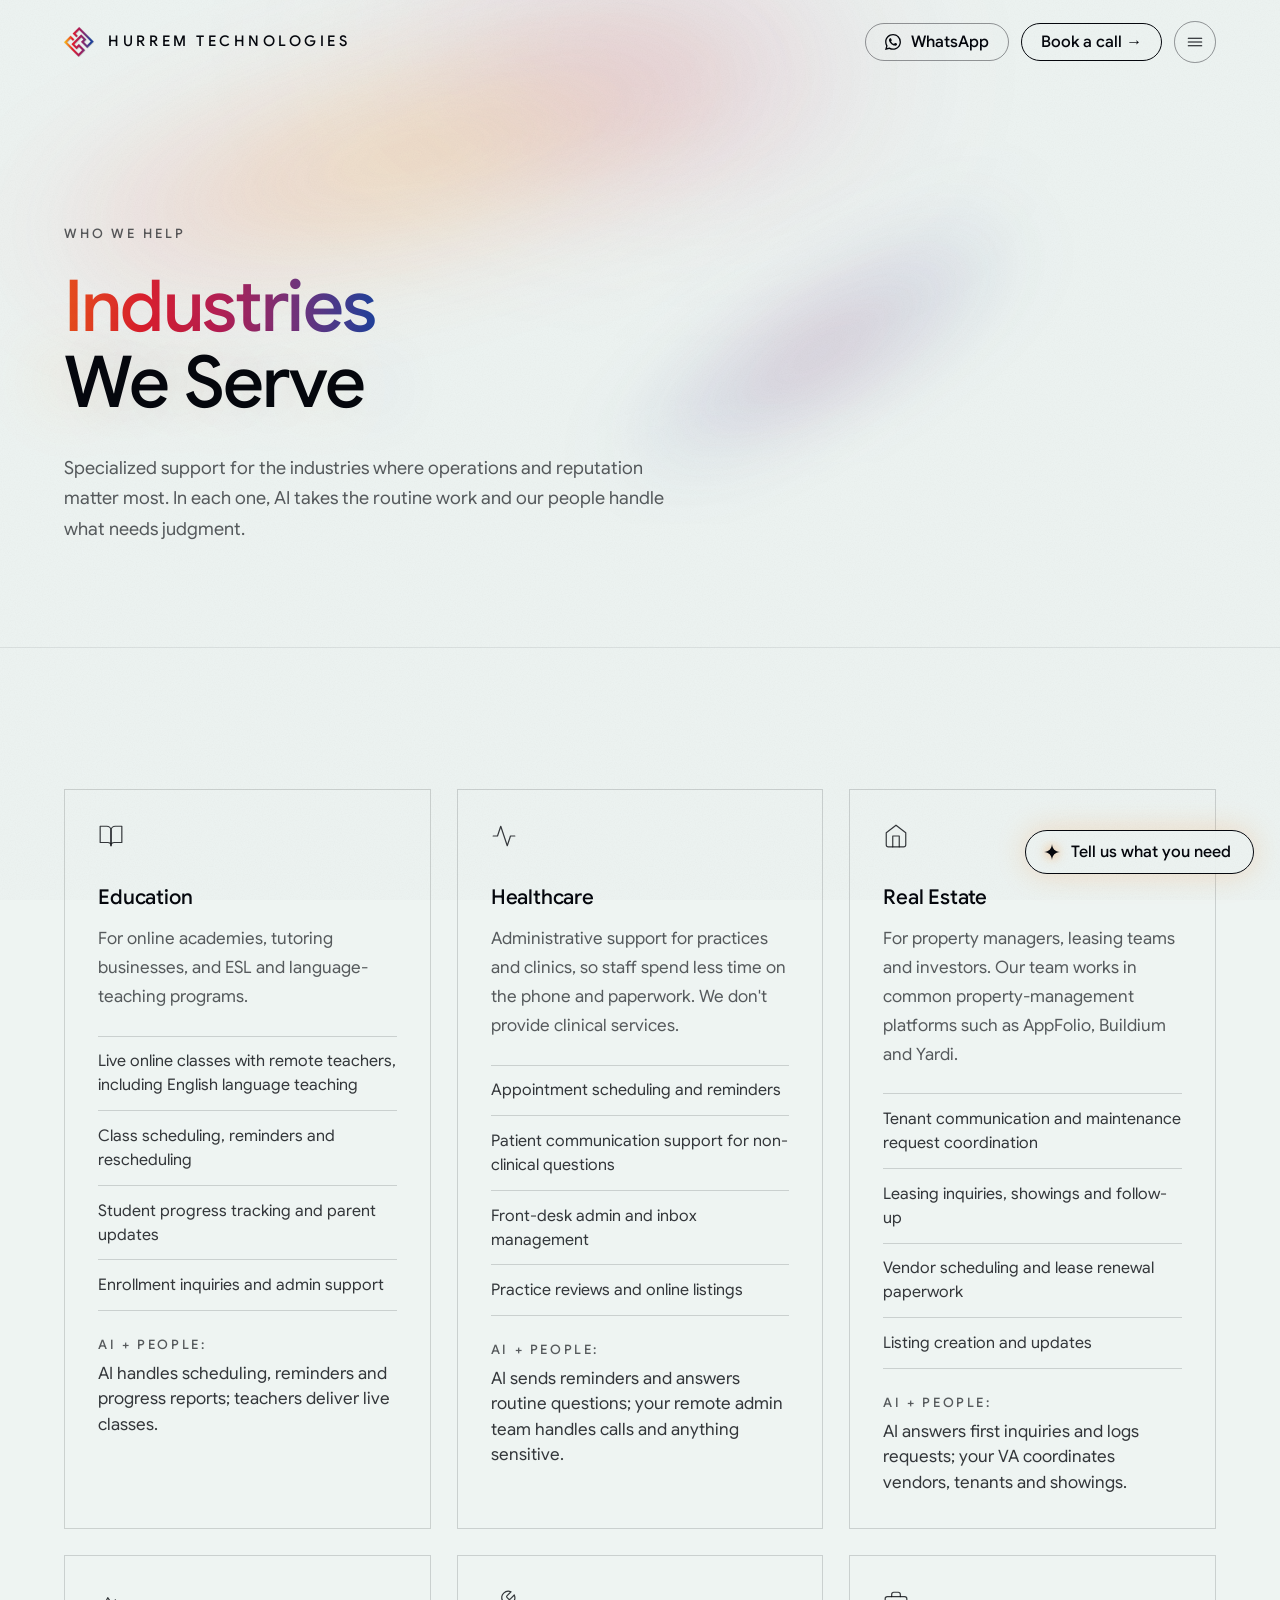
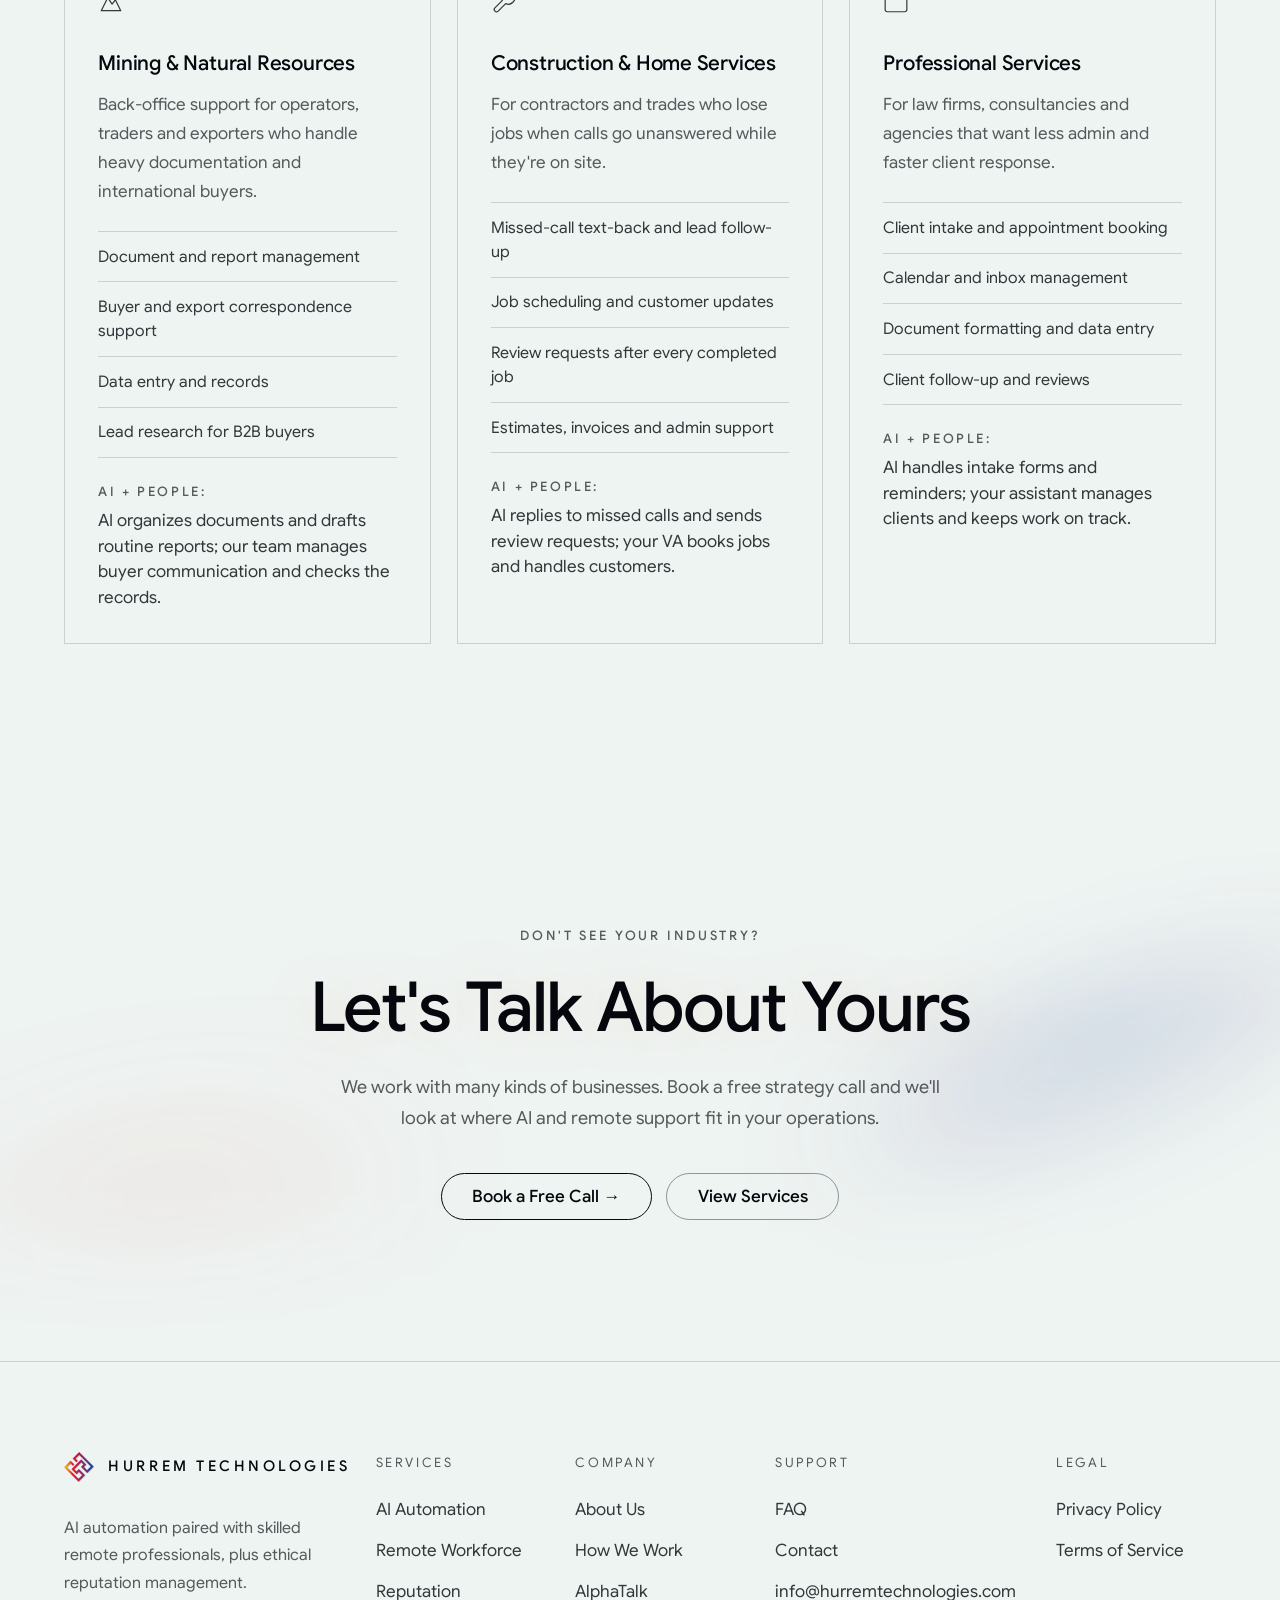
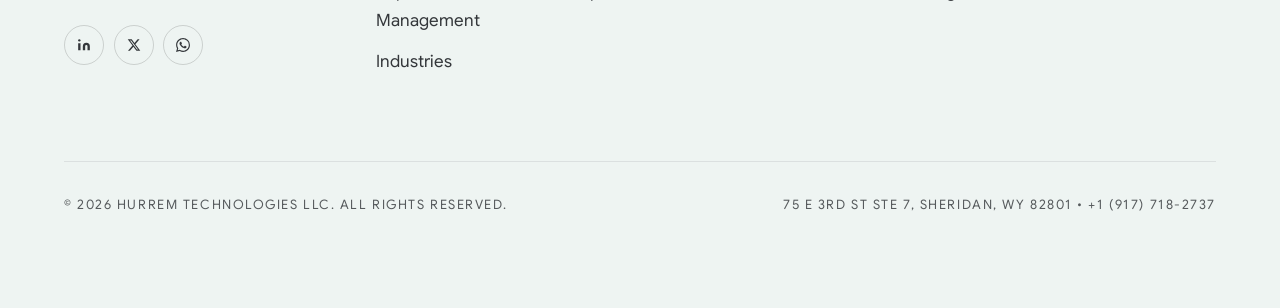
<file: industries.html>
<!DOCTYPE html>
<html lang="en">
<head>
<meta charset="UTF-8"/>
<meta name="viewport" content="width=device-width,initial-scale=1"/>
<title>AI Automation &amp; Virtual Assistants by Industry | Hurrem</title>
<meta name="description" content="AI automation and virtual assistants for property managers, healthcare practices, contractors, schools, mining firms and professional services."/>
<meta name="keywords" content="education virtual assistant, online tutoring support, healthcare admin support, real estate virtual assistant, mining documentation support, construction scheduling, professional services automation"/>
<meta name="robots" content="index, follow"/>
<link rel="canonical" href="https://www.hurremtechnologies.com/industries"/>
<meta property="og:type" content="website"/>
<meta property="og:url" content="https://www.hurremtechnologies.com/industries"/>
<meta property="og:title" content="AI Automation &amp; Virtual Assistants by Industry | Hurrem"/>
<meta property="og:description" content="AI automation and virtual assistants for property managers, healthcare practices, contractors, schools, mining firms and professional services."/>
<meta property="og:image" content="https://www.hurremtechnologies.com/assets/og-image.png"/>
<meta property="og:site_name" content="Hurrem Technologies LLC"/>
<meta name="twitter:card" content="summary_large_image"/>
<meta name="twitter:title" content="AI Automation &amp; Virtual Assistants by Industry | Hurrem"/>
<meta name="twitter:description" content="AI automation and virtual assistants for property managers, healthcare practices, contractors, schools, mining firms and professional services."/>
<!-- Google tag (gtag.js) -->
<script async src="https://www.googletagmanager.com/gtag/js?id=G-JPX0Q8E571"></script>
<script>window.dataLayer=window.dataLayer||[];function gtag(){dataLayer.push(arguments);}gtag('js',new Date());gtag('config','G-JPX0Q8E571');</script>
<meta name="theme-color" content="#EEF4F2"/>
<link rel="icon" href="/favicon.ico" sizes="48x48"/>
<link rel="icon" type="image/png" sizes="96x96" href="/favicon-96x96.png"/>
<link rel="icon" type="image/png" sizes="192x192" href="/favicon-192x192.png"/>
<link rel="apple-touch-icon" href="/apple-touch-icon.png"/>
<link rel="preload" href="assets/fonts/google-sans-latin-wght-normal.woff2" as="font" type="font/woff2" crossorigin/>
<link rel="stylesheet" href="assets/site.css?v=11"/>
<script>document.documentElement.classList.add('js');</script>
</head>
<body>
<a class="skip" href="#main">Skip to content</a>
<div class="grain" aria-hidden="true"></div>

<header class="site-header" id="site-header">
  <div class="wrap nav">
    <a href="/" class="brand">
      <img src="assets/logo-icon.png" class="logo-mark" alt="" width="30" height="30">
      Hurrem Technologies
    </a>
    <nav class="nav-links" aria-label="Main navigation">
      <a href="/services">Services</a>
      <a href="/reputation">Reputation Management</a>
      <a href="/industries" class="active" aria-current="page">Industries</a>
      <a href="/process">Process</a>
      <a href="/alphatalk">AlphaTalk</a>
      <a href="/faq">FAQ</a>
      <a href="/contact">Contact</a>
    </nav>
    <div class="nav-right">
      <a class="btn-whatsapp" href="https://wa.me/19177182737" target="_blank" rel="noopener" aria-label="WhatsApp">
        <svg width="16" height="16" viewBox="0 0 24 24" fill="currentColor"><path d="M17.472 14.382c-.297-.149-1.758-.867-2.03-.967-.273-.099-.471-.148-.67.15-.197.297-.767.966-.94 1.164-.173.199-.347.223-.644.075-.297-.15-1.255-.463-2.39-1.475-.883-.788-1.48-1.761-1.653-2.059-.173-.297-.018-.458.13-.606.134-.133.298-.347.446-.52.149-.174.198-.298.298-.497.099-.198.05-.371-.025-.52-.075-.149-.669-1.612-.916-2.207-.242-.579-.487-.5-.669-.51-.173-.008-.371-.01-.57-.01-.198 0-.52.074-.792.372-.272.297-1.04 1.016-1.04 2.479 0 1.462 1.065 2.875 1.213 3.074.149.198 2.096 3.2 5.077 4.487.709.306 1.262.489 1.694.625.712.227 1.36.195 1.871.118.571-.085 1.758-.719 2.006-1.413.248-.694.248-1.289.173-1.413-.074-.124-.272-.198-.57-.347m-5.421 7.403h-.004a9.87 9.87 0 0 1-5.031-1.378l-.361-.214-3.741.982.998-3.648-.235-.374a9.86 9.86 0 0 1-1.51-5.26c.001-5.45 4.436-9.884 9.888-9.884 2.64 0 5.122 1.03 6.988 2.898a9.825 9.825 0 0 1 2.893 6.994c-.003 5.45-4.437 9.884-9.885 9.884m8.413-18.297A11.815 11.815 0 0 0 12.05 0C5.495 0 .16 5.335.157 11.892c0 2.096.547 4.142 1.588 5.945L.057 24l6.305-1.654a11.882 11.882 0 0 0 5.683 1.448h.005c6.554 0 11.89-5.335 11.893-11.893a11.821 11.821 0 0 0-3.48-8.413z"/></svg>
        <span>WhatsApp</span>
      </a>
      <a href="/contact" class="btn btn-primary">Book a call →</a>
      <button class="menu-toggle" id="menuBtn" aria-label="Toggle menu" aria-expanded="false" aria-controls="mobileMenu">
        <svg class="bars" width="18" height="18" viewBox="0 0 24 24" fill="none" stroke="currentColor" stroke-width="1.4" stroke-linecap="round"><line x1="3" y1="7" x2="21" y2="7"/><line x1="3" y1="12" x2="21" y2="12"/><line x1="3" y1="17" x2="21" y2="17"/></svg>
        <svg class="x-icon" width="18" height="18" viewBox="0 0 24 24" fill="none" stroke="currentColor" stroke-width="1.4" stroke-linecap="round"><line x1="18" y1="6" x2="6" y2="18"/><line x1="6" y1="6" x2="18" y2="18"/></svg>
      </button>
    </div>
  </div>
  <nav class="mobile-menu" id="mobileMenu" aria-label="Mobile navigation">
    <a href="/services">Services</a>
    <a href="/reputation">Reputation Management</a>
    <a href="/industries">Industries</a>
    <a href="/process">Process</a>
      <a href="/alphatalk">AlphaTalk</a>
    <a href="/faq">FAQ</a>
    <a href="/contact">Contact</a>
    <a href="https://wa.me/19177182737" target="_blank" rel="noopener"><svg width="16" height="16" viewBox="0 0 24 24" fill="currentColor"><path d="M17.472 14.382c-.297-.149-1.758-.867-2.03-.967-.273-.099-.471-.148-.67.15-.197.297-.767.966-.94 1.164-.173.199-.347.223-.644.075-.297-.15-1.255-.463-2.39-1.475-.883-.788-1.48-1.761-1.653-2.059-.173-.297-.018-.458.13-.606.134-.133.298-.347.446-.52.149-.174.198-.298.298-.497.099-.198.05-.371-.025-.52-.075-.149-.669-1.612-.916-2.207-.242-.579-.487-.5-.669-.51-.173-.008-.371-.01-.57-.01-.198 0-.52.074-.792.372-.272.297-1.04 1.016-1.04 2.479 0 1.462 1.065 2.875 1.213 3.074.149.198 2.096 3.2 5.077 4.487.709.306 1.262.489 1.694.625.712.227 1.36.195 1.871.118.571-.085 1.758-.719 2.006-1.413.248-.694.248-1.289.173-1.413-.074-.124-.272-.198-.57-.347m-5.421 7.403h-.004a9.87 9.87 0 0 1-5.031-1.378l-.361-.214-3.741.982.998-3.648-.235-.374a9.86 9.86 0 0 1-1.51-5.26c.001-5.45 4.436-9.884 9.888-9.884 2.64 0 5.122 1.03 6.988 2.898a9.825 9.825 0 0 1 2.893 6.994c-.003 5.45-4.437 9.884-9.885 9.884m8.413-18.297A11.815 11.815 0 0 0 12.05 0C5.495 0 .16 5.335.157 11.892c0 2.096.547 4.142 1.588 5.945L.057 24l6.305-1.654a11.882 11.882 0 0 0 5.683 1.448h.005c6.554 0 11.89-5.335 11.893-11.893a11.821 11.821 0 0 0-3.48-8.413z"/></svg> WhatsApp</a>
    <a href="/contact" class="m-cta">Book a call →</a>
  </nav>
</header>

<main id="main">
<section class="page-hero">
  <div class="aurora aurora--quiet" aria-hidden="true"><span class="ribbon r1"></span><span class="ribbon r3"></span><span class="ribbon r4"></span></div>
  <div class="wrap">
    <div class="eyebrow">Who we help</div>
    <h1 class="page-title"><span class="gradient-text-accent">Industries</span><br>We Serve</h1>
    <p>Specialized support for the industries where operations and reputation matter most. In each one, AI takes the routine work and our people handle what needs judgment.</p>
  </div>
</section>

<section>
  <div class="wrap">
    <div class="ind-details-grid stagger">

      <div class="ind-detail-card" id="education">
        <div class="ind-ico"><svg width="22" height="22" viewBox="0 0 24 24" fill="none" stroke="currentColor" stroke-width="2" stroke-linecap="round" stroke-linejoin="round"><path d="M2 3h6a4 4 0 0 1 4 4v14a3 3 0 0 0-3-3H2z"/><path d="M22 3h-6a4 4 0 0 0-4 4v14a3 3 0 0 1 3-3h7z"/></svg></div>
        <h3>Education</h3>
        <p>For online academies, tutoring businesses, and ESL and language-teaching programs.</p>
        <ul>
          <li>Live online classes with remote teachers, including English language teaching</li>
          <li>Class scheduling, reminders and rescheduling</li>
          <li>Student progress tracking and parent updates</li>
          <li>Enrollment inquiries and admin support</li>
        </ul>
        <p class="split-line"><strong>AI + people:</strong> AI handles scheduling, reminders and progress reports; teachers deliver live classes.</p>
      </div>

      <div class="ind-detail-card" id="healthcare">
        <div class="ind-ico"><svg width="22" height="22" viewBox="0 0 24 24" fill="none" stroke="currentColor" stroke-width="2" stroke-linecap="round" stroke-linejoin="round"><path d="M22 12h-4l-3 9L9 3l-3 9H2"/></svg></div>
        <h3>Healthcare</h3>
        <p>Administrative support for practices and clinics, so staff spend less time on the phone and paperwork. We don't provide clinical services.</p>
        <ul>
          <li>Appointment scheduling and reminders</li>
          <li>Patient communication support for non-clinical questions</li>
          <li>Front-desk admin and inbox management</li>
          <li>Practice reviews and online listings</li>
        </ul>
        <p class="split-line"><strong>AI + people:</strong> AI sends reminders and answers routine questions; your remote admin team handles calls and anything sensitive.</p>
      </div>

      <div class="ind-detail-card" id="real-estate">
        <div class="ind-ico"><svg width="22" height="22" viewBox="0 0 24 24" fill="none" stroke="currentColor" stroke-width="2" stroke-linecap="round" stroke-linejoin="round"><path d="M3 9l9-7 9 7v11a2 2 0 0 1-2 2H5a2 2 0 0 1-2-2z"/><polyline points="9,22 9,12 15,12 15,22"/></svg></div>
        <h3>Real Estate</h3>
        <p>For property managers, leasing teams and investors. Our team works in common property-management platforms such as AppFolio, Buildium and Yardi.</p>
        <ul>
          <li>Tenant communication and maintenance request coordination</li>
          <li>Leasing inquiries, showings and follow-up</li>
          <li>Vendor scheduling and lease renewal paperwork</li>
          <li>Listing creation and updates</li>
        </ul>
        <p class="split-line"><strong>AI + people:</strong> AI answers first inquiries and logs requests; your VA coordinates vendors, tenants and showings.</p>
      </div>

      <div class="ind-detail-card" id="mining">
        <div class="ind-ico"><svg width="22" height="22" viewBox="0 0 24 24" fill="none" stroke="currentColor" stroke-width="2" stroke-linecap="round" stroke-linejoin="round"><path d="M3 20L9 8l4 6 3-4 5 10z"/></svg></div>
        <h3>Mining &amp; Natural Resources</h3>
        <p>Back-office support for operators, traders and exporters who handle heavy documentation and international buyers.</p>
        <ul>
          <li>Document and report management</li>
          <li>Buyer and export correspondence support</li>
          <li>Data entry and records</li>
          <li>Lead research for B2B buyers</li>
        </ul>
        <p class="split-line"><strong>AI + people:</strong> AI organizes documents and drafts routine reports; our team manages buyer communication and checks the records.</p>
      </div>

      <div class="ind-detail-card" id="construction">
        <div class="ind-ico"><svg width="22" height="22" viewBox="0 0 24 24" fill="none" stroke="currentColor" stroke-width="2" stroke-linecap="round" stroke-linejoin="round"><path d="M14.7 6.3a1 1 0 0 0 0 1.4l1.6 1.6a1 1 0 0 0 1.4 0l3.77-3.77a6 6 0 0 1-7.94 7.94l-6.91 6.91a2.12 2.12 0 0 1-3-3l6.91-6.91a6 6 0 0 1 7.94-7.94l-3.76 3.76z"/></svg></div>
        <h3>Construction &amp; Home Services</h3>
        <p>For contractors and trades who lose jobs when calls go unanswered while they're on site.</p>
        <ul>
          <li>Missed-call text-back and lead follow-up</li>
          <li>Job scheduling and customer updates</li>
          <li>Review requests after every completed job</li>
          <li>Estimates, invoices and admin support</li>
        </ul>
        <p class="split-line"><strong>AI + people:</strong> AI replies to missed calls and sends review requests; your VA books jobs and handles customers.</p>
      </div>

      <div class="ind-detail-card" id="professional-services">
        <div class="ind-ico"><svg width="22" height="22" viewBox="0 0 24 24" fill="none" stroke="currentColor" stroke-width="2" stroke-linecap="round" stroke-linejoin="round"><rect x="2" y="7" width="20" height="14" rx="2"/><path d="M16 7V5a2 2 0 0 0-2-2h-4a2 2 0 0 0-2 2v2"/></svg></div>
        <h3>Professional Services</h3>
        <p>For law firms, consultancies and agencies that want less admin and faster client response.</p>
        <ul>
          <li>Client intake and appointment booking</li>
          <li>Calendar and inbox management</li>
          <li>Document formatting and data entry</li>
          <li>Client follow-up and reviews</li>
        </ul>
        <p class="split-line"><strong>AI + people:</strong> AI handles intake forms and reminders; your assistant manages clients and keeps work on track.</p>
      </div>

    </div>
  </div>
</section>

<section class="cta-strip">
  <div class="aurora aurora--low" aria-hidden="true"><span class="ribbon r2"></span><span class="ribbon r5"></span></div>
  <div class="wrap">
    <div class="cta-strip-inner reveal">
      <div class="eyebrow">Don't see your industry?</div>
      <h2>Let's Talk About Yours</h2>
      <p>We work with many kinds of businesses. Book a free strategy call and we'll look at where AI and remote support fit in your operations.</p>
      <div class="cta-strip-btns">
        <a href="/contact" class="btn btn-primary">Book a Free Call →</a>
        <a href="/services" class="btn btn-ghost">View Services</a>
      </div>
    </div>
  </div>
</section>
</main>

<footer>
  <div class="wrap">
    <div class="foot-grid">
      <div class="foot-about">
        <a href="/" class="brand">
          <img src="assets/logo-icon.png" class="logo-mark" alt="" width="30" height="30">
          Hurrem Technologies
        </a>
        <p>AI automation paired with skilled remote professionals, plus ethical reputation management.</p>
        <div class="socials">
          <a class="social" href="https://www.linkedin.com/company/109564985" target="_blank" rel="noopener" aria-label="LinkedIn"><svg width="16" height="16" viewBox="0 0 24 24" fill="currentColor"><path d="M16 8a6 6 0 0 1 6 6v7h-4v-7a2 2 0 0 0-2-2 2 2 0 0 0-2 2v7h-4v-7a6 6 0 0 1 6-6z"/><rect x="2" y="9" width="4" height="12"/><circle cx="4" cy="4" r="2"/></svg></a>
          <a class="social" href="https://x.com/hurrem_ai" target="_blank" rel="noopener" aria-label="X"><svg width="16" height="16" viewBox="0 0 24 24" fill="currentColor"><path d="M18.244 2.25h3.308l-7.227 8.26 8.502 11.24H16.17l-5.214-6.817L4.99 21.75H1.68l7.73-8.835L1.254 2.25H8.08l4.713 6.231zm-1.161 17.52h1.833L7.084 4.126H5.117z"/></svg></a>
          <a class="social" href="https://wa.me/19177182737" target="_blank" rel="noopener" aria-label="WhatsApp"><svg width="16" height="16" viewBox="0 0 24 24" fill="currentColor"><path d="M17.472 14.382c-.297-.149-1.758-.867-2.03-.967-.273-.099-.471-.148-.67.15-.197.297-.767.966-.94 1.164-.173.199-.347.223-.644.075-.297-.15-1.255-.463-2.39-1.475-.883-.788-1.48-1.761-1.653-2.059-.173-.297-.018-.458.13-.606.134-.133.298-.347.446-.52.149-.174.198-.298.298-.497.099-.198.05-.371-.025-.52-.075-.149-.669-1.612-.916-2.207-.242-.579-.487-.5-.669-.51-.173-.008-.371-.01-.57-.01-.198 0-.52.074-.792.372-.272.297-1.04 1.016-1.04 2.479 0 1.462 1.065 2.875 1.213 3.074.149.198 2.096 3.2 5.077 4.487.709.306 1.262.489 1.694.625.712.227 1.36.195 1.871.118.571-.085 1.758-.719 2.006-1.413.248-.694.248-1.289.173-1.413-.074-.124-.272-.198-.57-.347m-5.421 7.403h-.004a9.87 9.87 0 0 1-5.031-1.378l-.361-.214-3.741.982.998-3.648-.235-.374a9.86 9.86 0 0 1-1.51-5.26c.001-5.45 4.436-9.884 9.888-9.884 2.64 0 5.122 1.03 6.988 2.898a9.825 9.825 0 0 1 2.893 6.994c-.003 5.45-4.437 9.884-9.885 9.884m8.413-18.297A11.815 11.815 0 0 0 12.05 0C5.495 0 .16 5.335.157 11.892c0 2.096.547 4.142 1.588 5.945L.057 24l6.305-1.654a11.882 11.882 0 0 0 5.683 1.448h.005c6.554 0 11.89-5.335 11.893-11.893a11.821 11.821 0 0 0-3.48-8.413z"/></svg></a>
        </div>
      </div>
      <div class="foot-col"><h5>Services</h5><a href="/services#ai-automation">AI Automation</a><a href="/services#remote-workforce">Remote Workforce</a><a href="/reputation">Reputation Management</a><a href="/industries">Industries</a></div>
      <div class="foot-col"><h5>Company</h5><a href="/#about">About Us</a><a href="/process">How We Work</a><a href="/alphatalk">AlphaTalk</a></div>
      <div class="foot-col"><h5>Support</h5><a href="/faq">FAQ</a><a href="/contact">Contact</a><a href="mailto:info@hurremtechnologies.com">info@hurremtechnologies.com</a></div>
      <div class="foot-col"><h5>Legal</h5><a href="/privacy-policy">Privacy Policy</a><a href="/terms">Terms of Service</a></div>
    </div>
    <div class="foot-bottom">
      <span>© 2026 Hurrem Technologies LLC. All rights reserved.</span>
      <span>75 E 3rd St Ste 7, Sheridan, WY 82801 &bull; <a href="tel:+19177182737">+1 (917) 718-2737</a></span>
    </div>
  </div>
</footer>

<script src="assets/site.js?v=7" defer></script>
<script src="assets/assistant.js?v=2" defer></script>
<script src="assets/spark.js?v=3" defer></script>
</body>
</html>
</file>
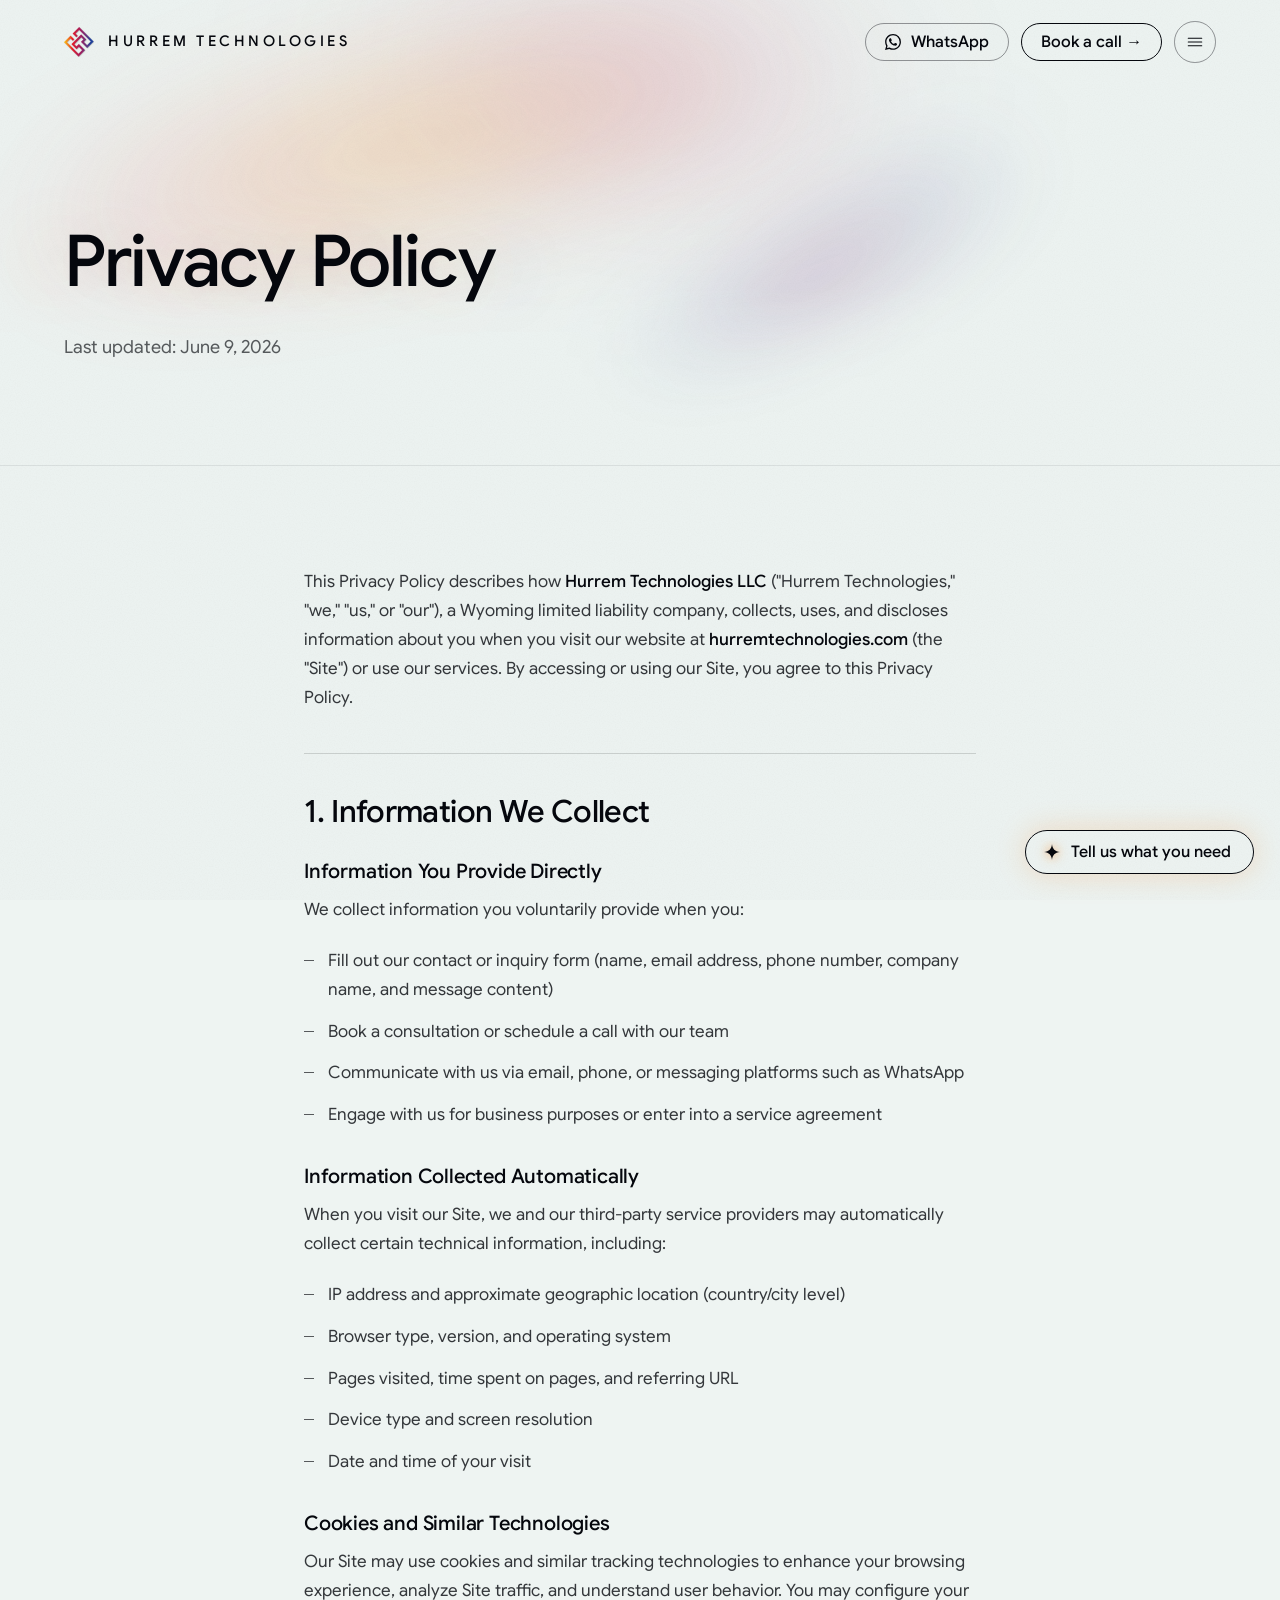
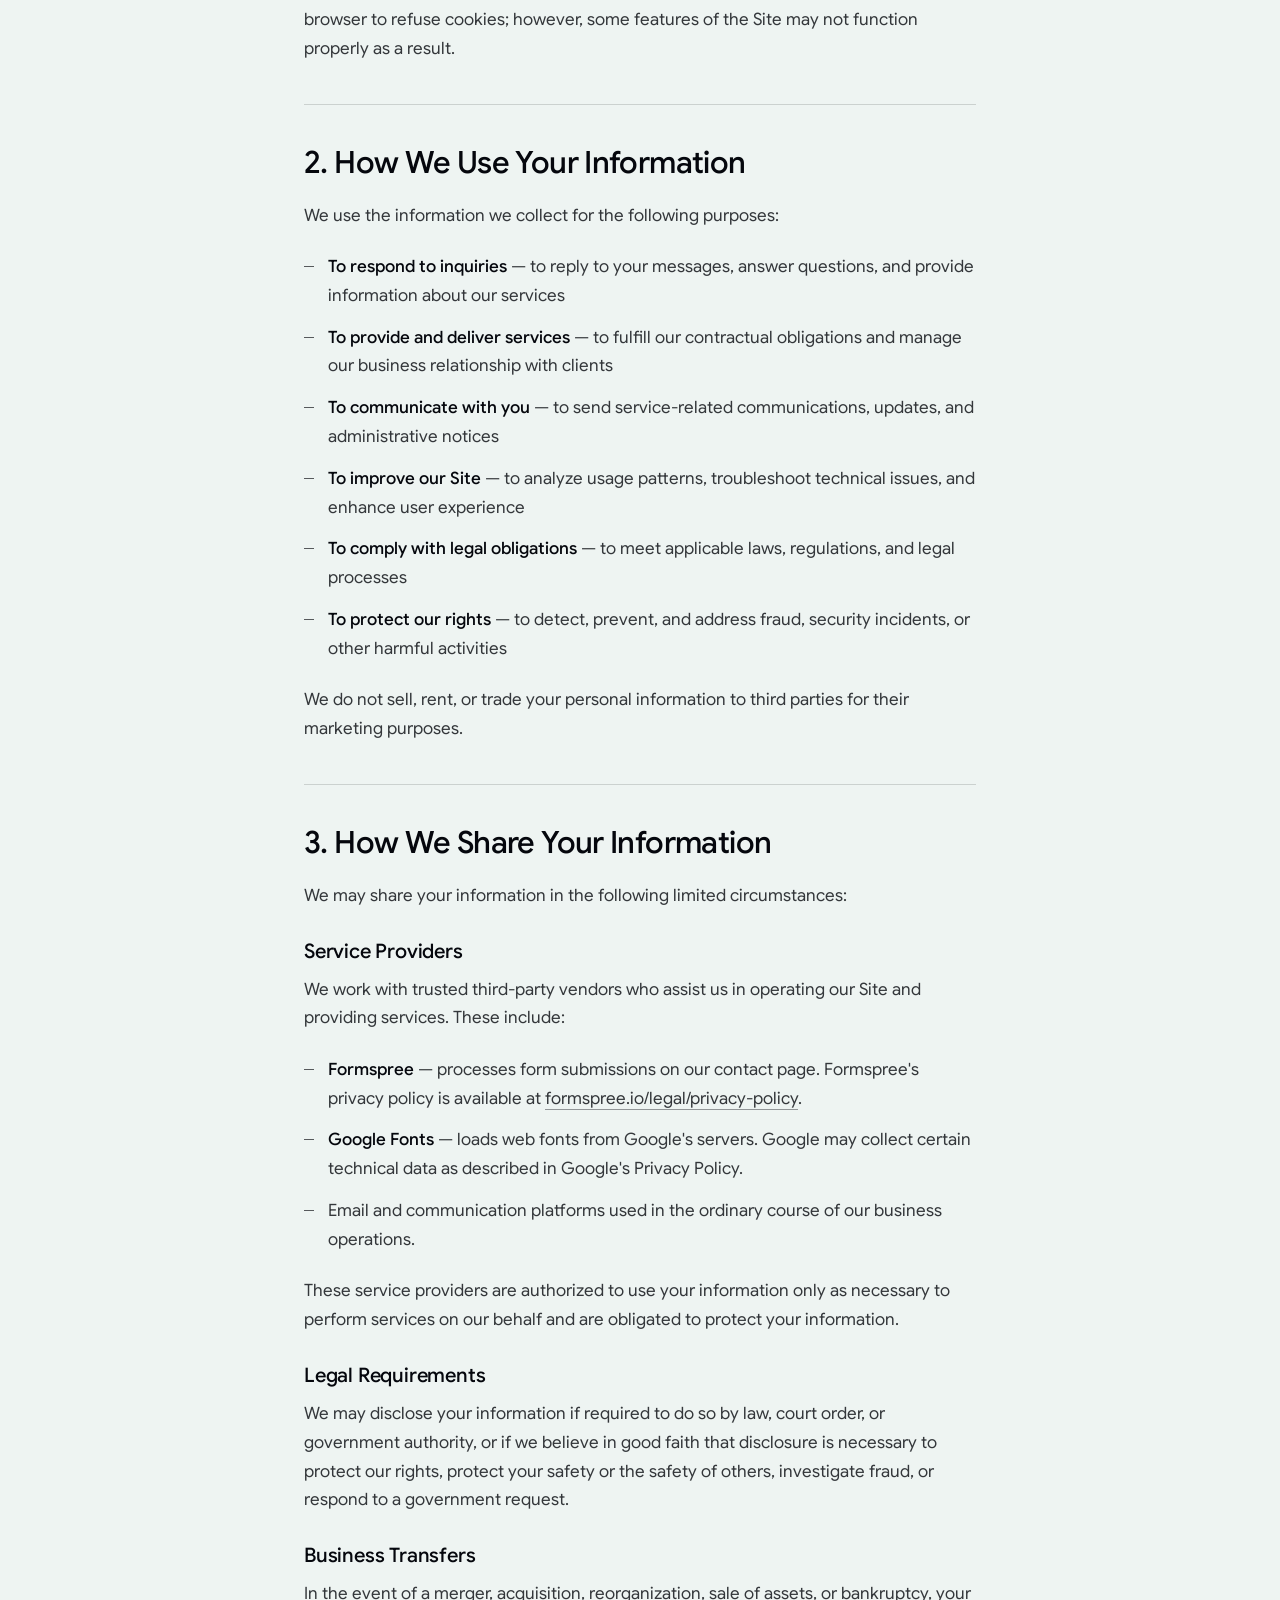
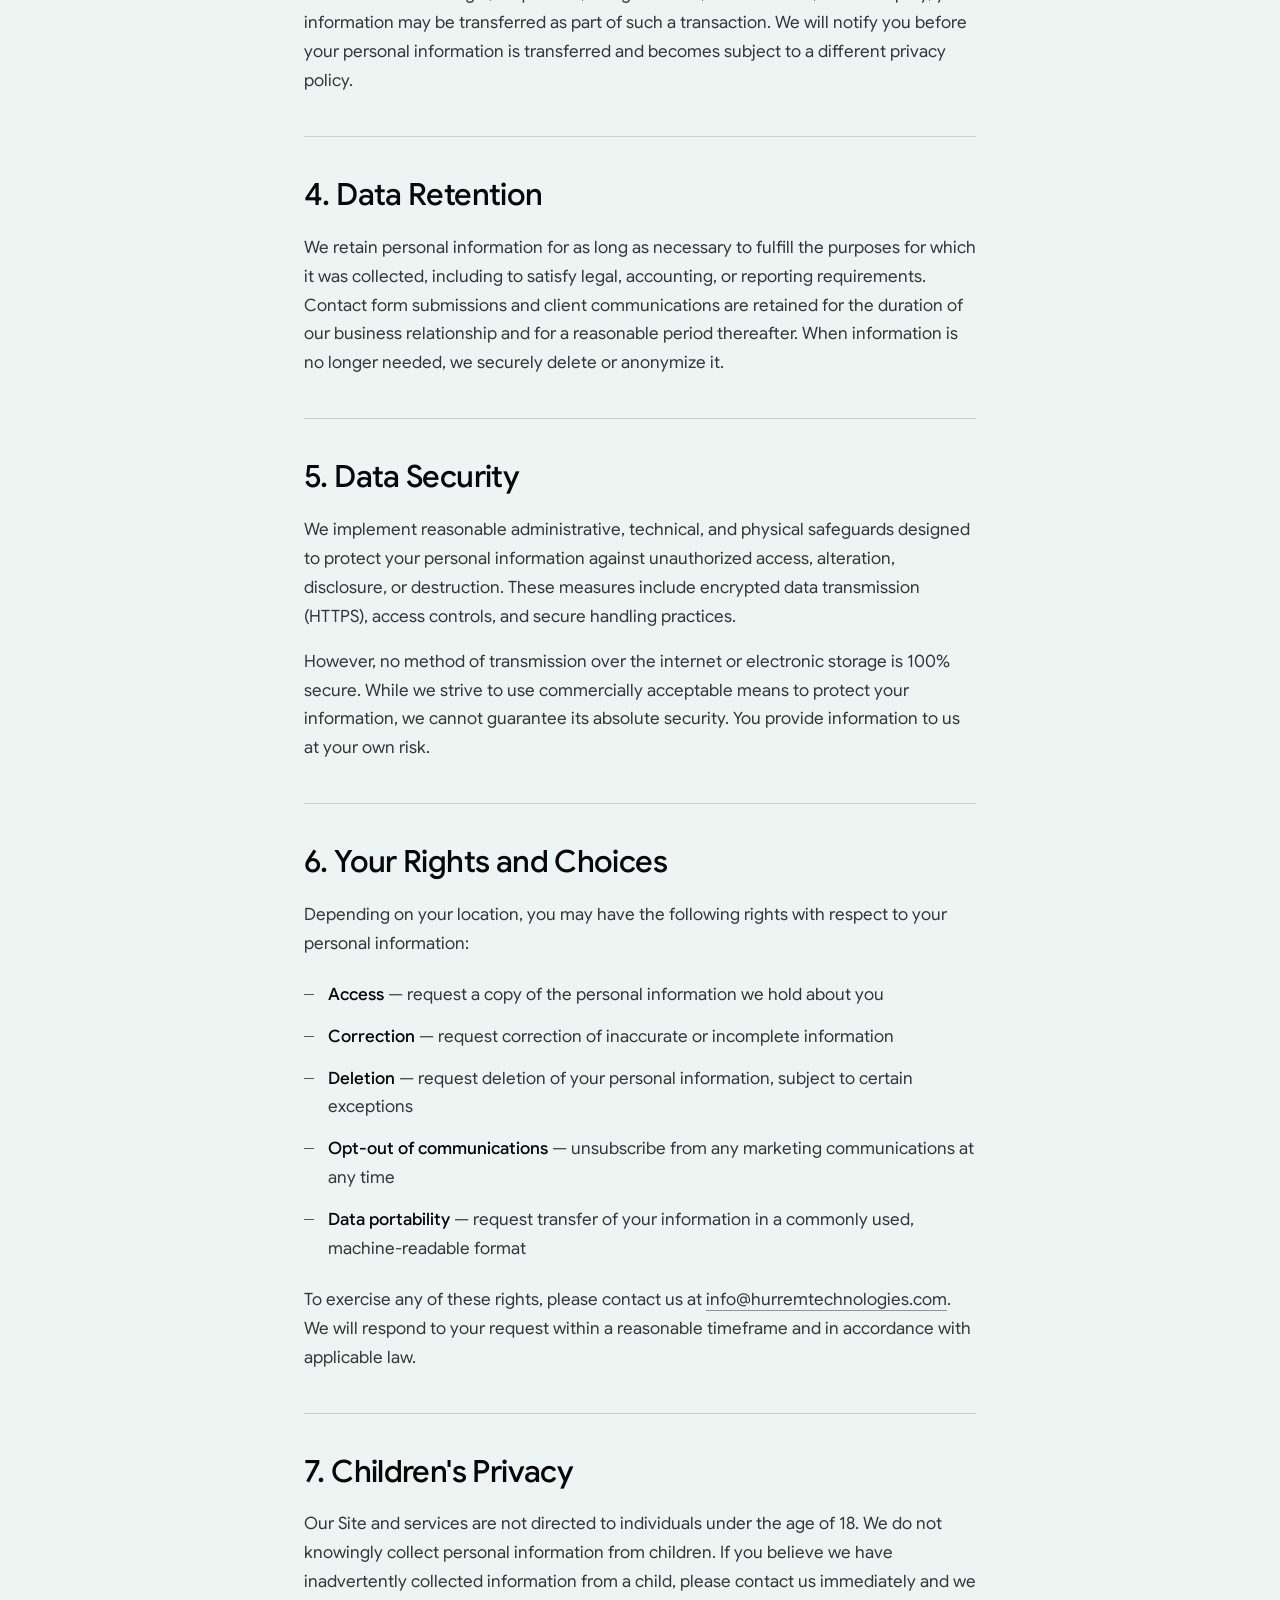
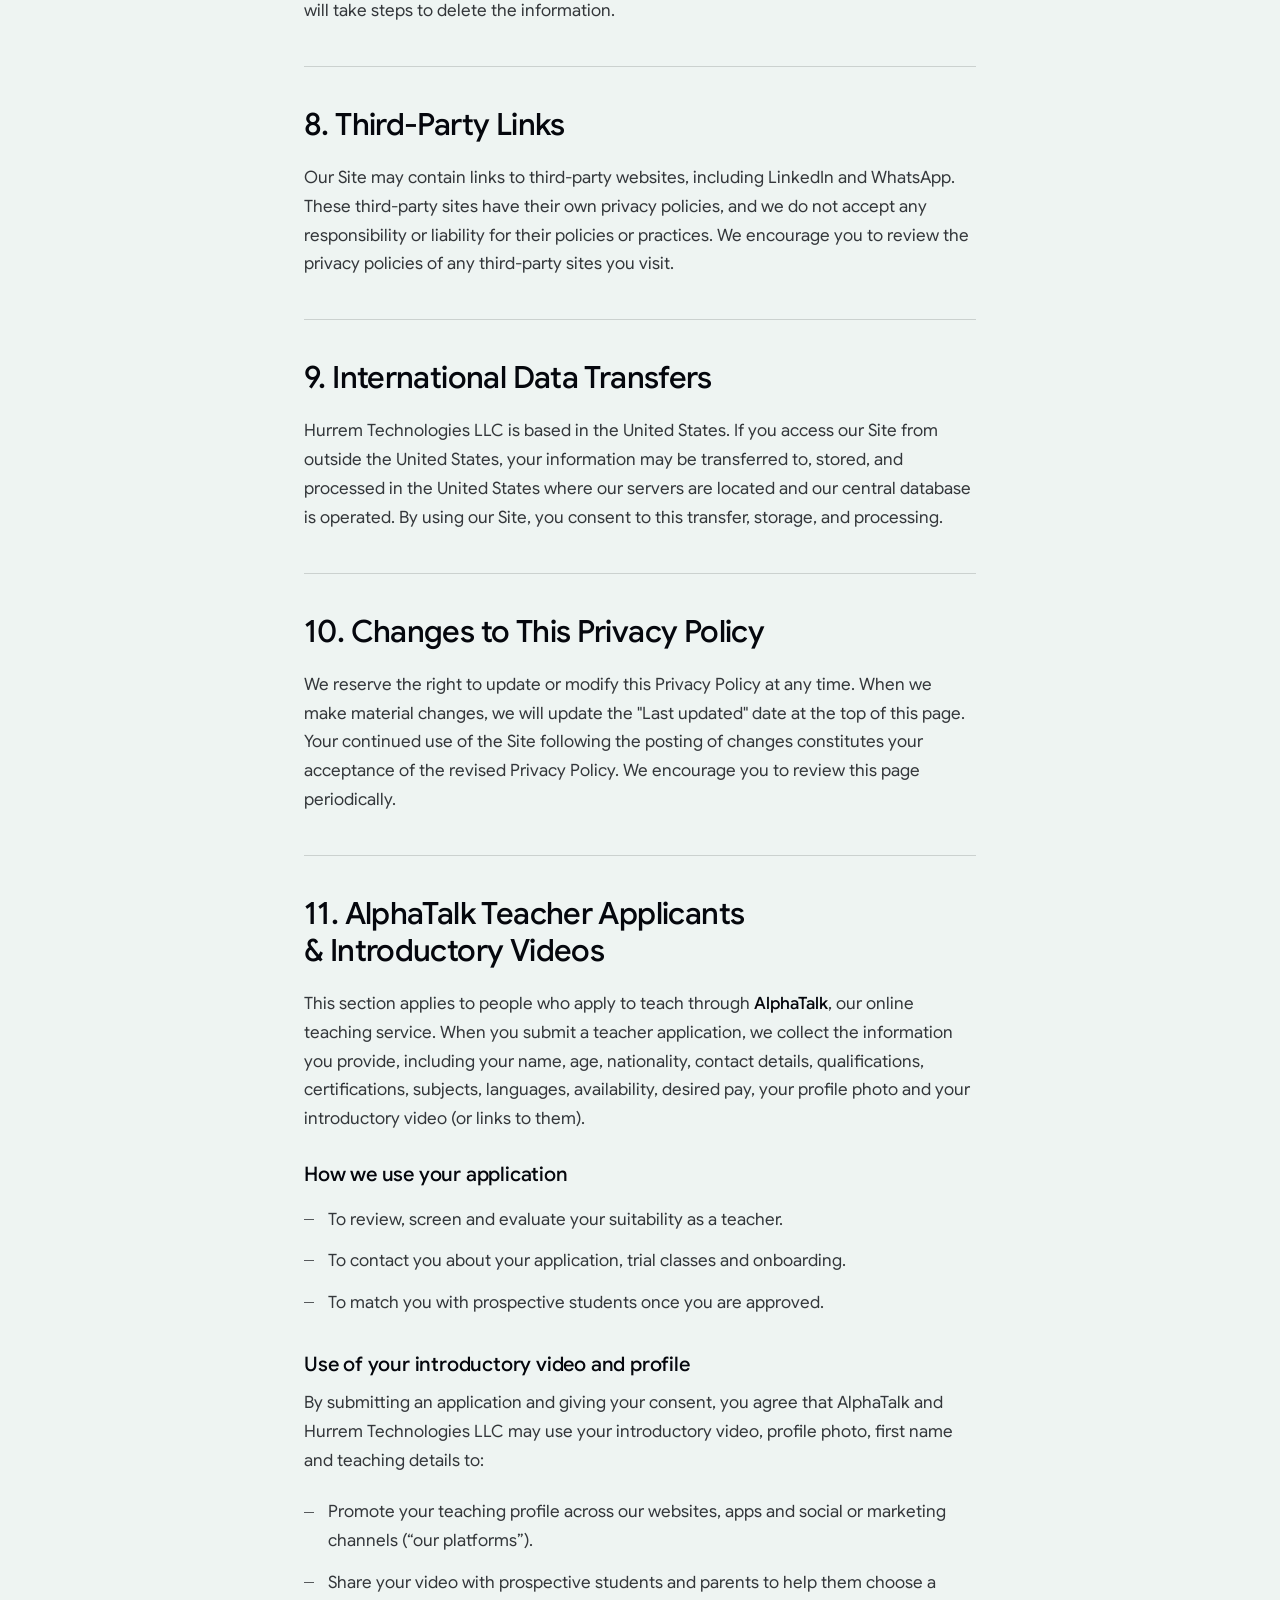
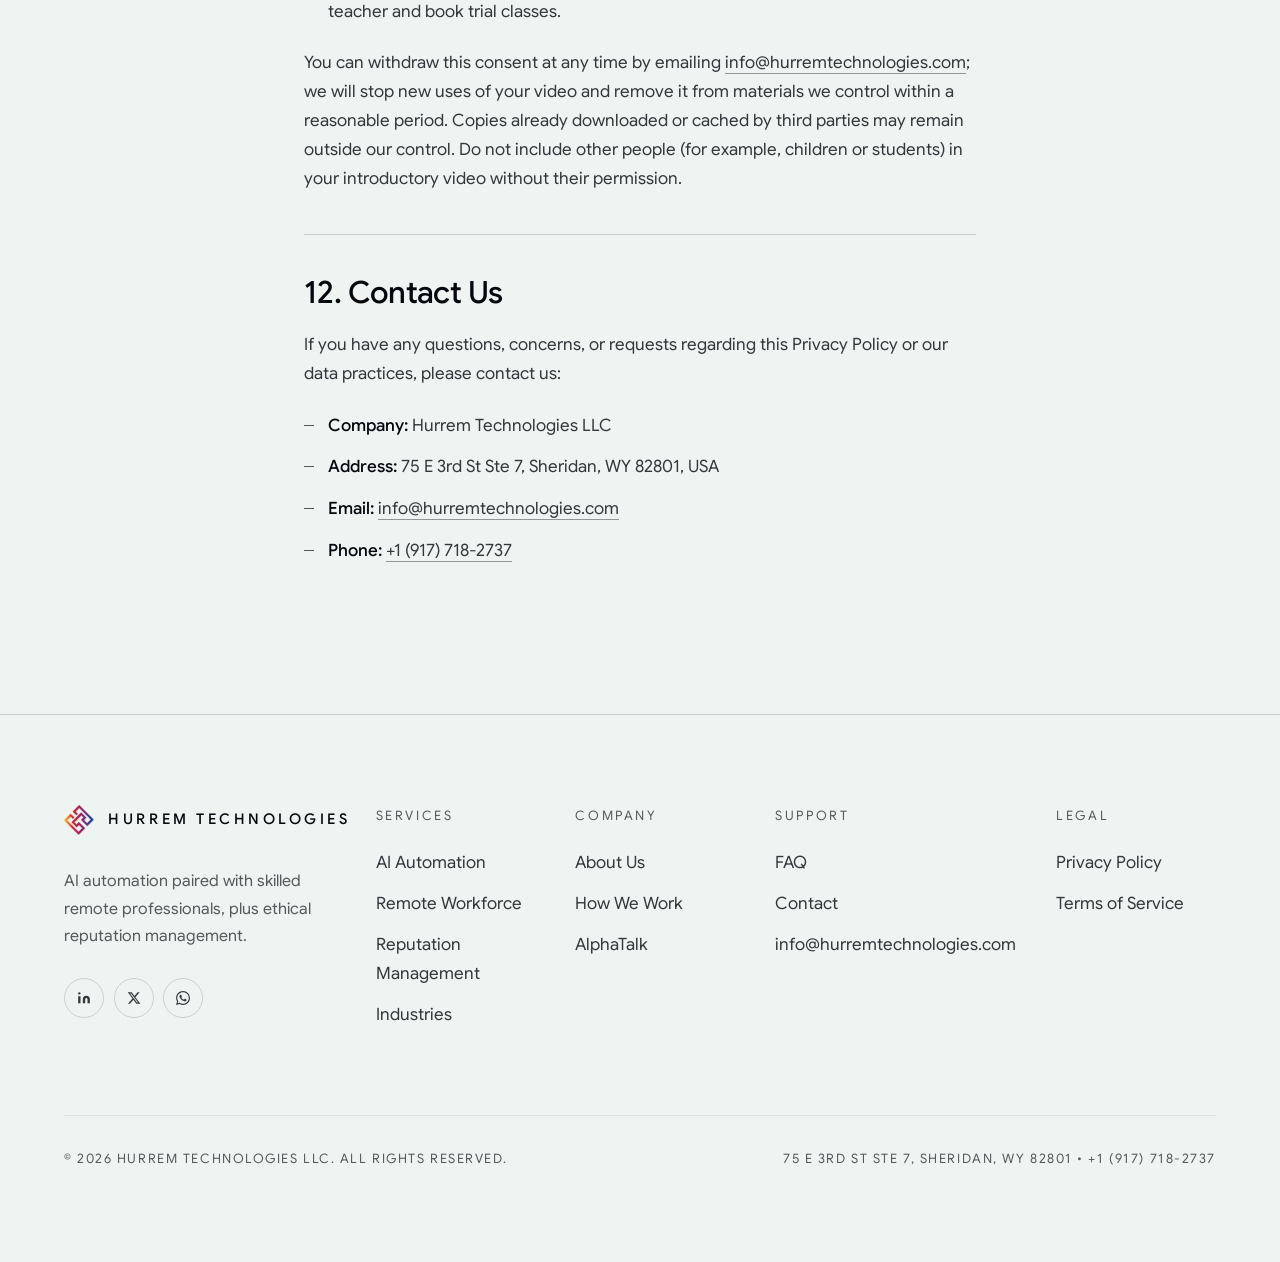
<file: privacy-policy.html>
<!DOCTYPE html>
<html lang="en">
<head>
<meta charset="UTF-8"/>
<meta name="viewport" content="width=device-width,initial-scale=1"/>
<title>Privacy Policy | Hurrem Technologies LLC</title>
<meta name="description" content="Privacy Policy for Hurrem Technologies LLC — how we collect, use, and protect your information."/>
<meta name="robots" content="index, follow"/>
<link rel="canonical" href="https://www.hurremtechnologies.com/privacy-policy"/>
<meta property="og:type" content="website"/>
<meta property="og:url" content="https://www.hurremtechnologies.com/privacy-policy"/>
<meta property="og:title" content="Privacy Policy | Hurrem Technologies LLC"/>
<meta property="og:description" content="Privacy Policy for Hurrem Technologies LLC — how we collect, use, and protect your personal information."/>
<meta property="og:image" content="https://www.hurremtechnologies.com/assets/og-image.png"/>
<meta property="og:site_name" content="Hurrem Technologies LLC"/>
<meta name="twitter:card" content="summary_large_image"/>
<meta name="twitter:title" content="Privacy Policy | Hurrem Technologies LLC"/>
<meta name="twitter:description" content="Privacy Policy for Hurrem Technologies LLC — how we collect, use, and protect your personal information."/>
<!-- Google tag (gtag.js) -->
<script async src="https://www.googletagmanager.com/gtag/js?id=G-JPX0Q8E571"></script>
<script>window.dataLayer=window.dataLayer||[];function gtag(){dataLayer.push(arguments);}gtag('js',new Date());gtag('config','G-JPX0Q8E571');</script>
<meta name="theme-color" content="#EEF4F2"/>
<link rel="icon" href="/favicon.ico" sizes="48x48"/>
<link rel="icon" type="image/png" sizes="96x96" href="/favicon-96x96.png"/>
<link rel="icon" type="image/png" sizes="192x192" href="/favicon-192x192.png"/>
<link rel="apple-touch-icon" href="/apple-touch-icon.png"/>
<link rel="preload" href="assets/fonts/google-sans-latin-wght-normal.woff2" as="font" type="font/woff2" crossorigin/>
<link rel="stylesheet" href="assets/site.css?v=11"/>
<script>document.documentElement.classList.add('js');</script>
</head>
<body>
<a class="skip" href="#main">Skip to content</a>
<div class="grain" aria-hidden="true"></div>

<header class="site-header" id="site-header">
  <div class="wrap nav">
    <a href="/" class="brand">
      <img src="assets/logo-icon.png" class="logo-mark" alt="" width="30" height="30">
      Hurrem Technologies
    </a>
    <nav class="nav-links" aria-label="Main navigation">
      <a href="/services">Services</a>
      <a href="/reputation">Reputation Management</a>
      <a href="/industries">Industries</a>
      <a href="/process">Process</a>
      <a href="/alphatalk">AlphaTalk</a>
      <a href="/faq">FAQ</a>
      <a href="/contact">Contact</a>
    </nav>
    <div class="nav-right">
      <a class="btn-whatsapp" href="https://wa.me/19177182737" target="_blank" rel="noopener" aria-label="WhatsApp">
        <svg width="16" height="16" viewBox="0 0 24 24" fill="currentColor"><path d="M17.472 14.382c-.297-.149-1.758-.867-2.03-.967-.273-.099-.471-.148-.67.15-.197.297-.767.966-.94 1.164-.173.199-.347.223-.644.075-.297-.15-1.255-.463-2.39-1.475-.883-.788-1.48-1.761-1.653-2.059-.173-.297-.018-.458.13-.606.134-.133.298-.347.446-.52.149-.174.198-.298.298-.497.099-.198.05-.371-.025-.52-.075-.149-.669-1.612-.916-2.207-.242-.579-.487-.5-.669-.51-.173-.008-.371-.01-.57-.01-.198 0-.52.074-.792.372-.272.297-1.04 1.016-1.04 2.479 0 1.462 1.065 2.875 1.213 3.074.149.198 2.096 3.2 5.077 4.487.709.306 1.262.489 1.694.625.712.227 1.36.195 1.871.118.571-.085 1.758-.719 2.006-1.413.248-.694.248-1.289.173-1.413-.074-.124-.272-.198-.57-.347m-5.421 7.403h-.004a9.87 9.87 0 0 1-5.031-1.378l-.361-.214-3.741.982.998-3.648-.235-.374a9.86 9.86 0 0 1-1.51-5.26c.001-5.45 4.436-9.884 9.888-9.884 2.64 0 5.122 1.03 6.988 2.898a9.825 9.825 0 0 1 2.893 6.994c-.003 5.45-4.437 9.884-9.885 9.884m8.413-18.297A11.815 11.815 0 0 0 12.05 0C5.495 0 .16 5.335.157 11.892c0 2.096.547 4.142 1.588 5.945L.057 24l6.305-1.654a11.882 11.882 0 0 0 5.683 1.448h.005c6.554 0 11.89-5.335 11.893-11.893a11.821 11.821 0 0 0-3.48-8.413z"/></svg>
        <span>WhatsApp</span>
      </a>
      <a href="/contact" class="btn btn-primary">Book a call →</a>
      <button class="menu-toggle" id="menuBtn" aria-label="Toggle menu" aria-expanded="false" aria-controls="mobileMenu">
        <svg class="bars" width="18" height="18" viewBox="0 0 24 24" fill="none" stroke="currentColor" stroke-width="1.4" stroke-linecap="round"><line x1="3" y1="7" x2="21" y2="7"/><line x1="3" y1="12" x2="21" y2="12"/><line x1="3" y1="17" x2="21" y2="17"/></svg>
        <svg class="x-icon" width="18" height="18" viewBox="0 0 24 24" fill="none" stroke="currentColor" stroke-width="1.4" stroke-linecap="round"><line x1="18" y1="6" x2="6" y2="18"/><line x1="6" y1="6" x2="18" y2="18"/></svg>
      </button>
    </div>
  </div>
  <nav class="mobile-menu" id="mobileMenu" aria-label="Mobile navigation">
    <a href="/services">Services</a>
    <a href="/reputation">Reputation Management</a>
    <a href="/industries">Industries</a>
    <a href="/process">Process</a>
      <a href="/alphatalk">AlphaTalk</a>
    <a href="/faq">FAQ</a>
    <a href="/contact">Contact</a>
    <a href="https://wa.me/19177182737" target="_blank" rel="noopener"><svg width="16" height="16" viewBox="0 0 24 24" fill="currentColor"><path d="M17.472 14.382c-.297-.149-1.758-.867-2.03-.967-.273-.099-.471-.148-.67.15-.197.297-.767.966-.94 1.164-.173.199-.347.223-.644.075-.297-.15-1.255-.463-2.39-1.475-.883-.788-1.48-1.761-1.653-2.059-.173-.297-.018-.458.13-.606.134-.133.298-.347.446-.52.149-.174.198-.298.298-.497.099-.198.05-.371-.025-.52-.075-.149-.669-1.612-.916-2.207-.242-.579-.487-.5-.669-.51-.173-.008-.371-.01-.57-.01-.198 0-.52.074-.792.372-.272.297-1.04 1.016-1.04 2.479 0 1.462 1.065 2.875 1.213 3.074.149.198 2.096 3.2 5.077 4.487.709.306 1.262.489 1.694.625.712.227 1.36.195 1.871.118.571-.085 1.758-.719 2.006-1.413.248-.694.248-1.289.173-1.413-.074-.124-.272-.198-.57-.347m-5.421 7.403h-.004a9.87 9.87 0 0 1-5.031-1.378l-.361-.214-3.741.982.998-3.648-.235-.374a9.86 9.86 0 0 1-1.51-5.26c.001-5.45 4.436-9.884 9.888-9.884 2.64 0 5.122 1.03 6.988 2.898a9.825 9.825 0 0 1 2.893 6.994c-.003 5.45-4.437 9.884-9.885 9.884m8.413-18.297A11.815 11.815 0 0 0 12.05 0C5.495 0 .16 5.335.157 11.892c0 2.096.547 4.142 1.588 5.945L.057 24l6.305-1.654a11.882 11.882 0 0 0 5.683 1.448h.005c6.554 0 11.89-5.335 11.893-11.893a11.821 11.821 0 0 0-3.48-8.413z"/></svg> WhatsApp</a>
    <a href="/contact" class="m-cta">Book a call →</a>
  </nav>
</header>

<main id="main" class="legal"><section class="page-hero">
  <div class="aurora aurora--quiet" aria-hidden="true"><span class="ribbon r1"></span><span class="ribbon r3"></span><span class="ribbon r4"></span></div>
  <h1>Privacy Policy</h1>
  <p>Last updated: June 9, 2026</p>
</section>

<div class="policy-wrap">

  <div class="policy-intro">
    <p>This Privacy Policy describes how <strong>Hurrem Technologies LLC</strong> ("Hurrem Technologies," "we," "us," or "our"), a Wyoming limited liability company, collects, uses, and discloses information about you when you visit our website at <strong>hurremtechnologies.com</strong> (the "Site") or use our services. By accessing or using our Site, you agree to this Privacy Policy.</p>
  </div>

  <div class="policy-section">
    <h2>1. Information We Collect</h2>
    <h3>Information You Provide Directly</h3>
    <p>We collect information you voluntarily provide when you:</p>
    <ul>
      <li>Fill out our contact or inquiry form (name, email address, phone number, company name, and message content)</li>
      <li>Book a consultation or schedule a call with our team</li>
      <li>Communicate with us via email, phone, or messaging platforms such as WhatsApp</li>
      <li>Engage with us for business purposes or enter into a service agreement</li>
    </ul>
    <h3>Information Collected Automatically</h3>
    <p>When you visit our Site, we and our third-party service providers may automatically collect certain technical information, including:</p>
    <ul>
      <li>IP address and approximate geographic location (country/city level)</li>
      <li>Browser type, version, and operating system</li>
      <li>Pages visited, time spent on pages, and referring URL</li>
      <li>Device type and screen resolution</li>
      <li>Date and time of your visit</li>
    </ul>
    <h3>Cookies and Similar Technologies</h3>
    <p>Our Site may use cookies and similar tracking technologies to enhance your browsing experience, analyze Site traffic, and understand user behavior. You may configure your browser to refuse cookies; however, some features of the Site may not function properly as a result.</p>
  </div>

  <div class="policy-section">
    <h2>2. How We Use Your Information</h2>
    <p>We use the information we collect for the following purposes:</p>
    <ul>
      <li><strong>To respond to inquiries</strong> — to reply to your messages, answer questions, and provide information about our services</li>
      <li><strong>To provide and deliver services</strong> — to fulfill our contractual obligations and manage our business relationship with clients</li>
      <li><strong>To communicate with you</strong> — to send service-related communications, updates, and administrative notices</li>
      <li><strong>To improve our Site</strong> — to analyze usage patterns, troubleshoot technical issues, and enhance user experience</li>
      <li><strong>To comply with legal obligations</strong> — to meet applicable laws, regulations, and legal processes</li>
      <li><strong>To protect our rights</strong> — to detect, prevent, and address fraud, security incidents, or other harmful activities</li>
    </ul>
    <p>We do not sell, rent, or trade your personal information to third parties for their marketing purposes.</p>
  </div>

  <div class="policy-section">
    <h2>3. How We Share Your Information</h2>
    <p>We may share your information in the following limited circumstances:</p>
    <h3>Service Providers</h3>
    <p>We work with trusted third-party vendors who assist us in operating our Site and providing services. These include:</p>
    <ul>
      <li><strong>Formspree</strong> — processes form submissions on our contact page. Formspree's privacy policy is available at <a href="https://formspree.io/legal/privacy-policy" target="_blank" rel="noopener">formspree.io/legal/privacy-policy</a>.</li>
      <li><strong>Google Fonts</strong> — loads web fonts from Google's servers. Google may collect certain technical data as described in Google's Privacy Policy.</li>
      <li>Email and communication platforms used in the ordinary course of our business operations.</li>
    </ul>
    <p>These service providers are authorized to use your information only as necessary to perform services on our behalf and are obligated to protect your information.</p>
    <h3>Legal Requirements</h3>
    <p>We may disclose your information if required to do so by law, court order, or government authority, or if we believe in good faith that disclosure is necessary to protect our rights, protect your safety or the safety of others, investigate fraud, or respond to a government request.</p>
    <h3>Business Transfers</h3>
    <p>In the event of a merger, acquisition, reorganization, sale of assets, or bankruptcy, your information may be transferred as part of such a transaction. We will notify you before your personal information is transferred and becomes subject to a different privacy policy.</p>
  </div>

  <div class="policy-section">
    <h2>4. Data Retention</h2>
    <p>We retain personal information for as long as necessary to fulfill the purposes for which it was collected, including to satisfy legal, accounting, or reporting requirements. Contact form submissions and client communications are retained for the duration of our business relationship and for a reasonable period thereafter. When information is no longer needed, we securely delete or anonymize it.</p>
  </div>

  <div class="policy-section">
    <h2>5. Data Security</h2>
    <p>We implement reasonable administrative, technical, and physical safeguards designed to protect your personal information against unauthorized access, alteration, disclosure, or destruction. These measures include encrypted data transmission (HTTPS), access controls, and secure handling practices.</p>
    <p>However, no method of transmission over the internet or electronic storage is 100% secure. While we strive to use commercially acceptable means to protect your information, we cannot guarantee its absolute security. You provide information to us at your own risk.</p>
  </div>

  <div class="policy-section">
    <h2>6. Your Rights and Choices</h2>
    <p>Depending on your location, you may have the following rights with respect to your personal information:</p>
    <ul>
      <li><strong>Access</strong> — request a copy of the personal information we hold about you</li>
      <li><strong>Correction</strong> — request correction of inaccurate or incomplete information</li>
      <li><strong>Deletion</strong> — request deletion of your personal information, subject to certain exceptions</li>
      <li><strong>Opt-out of communications</strong> — unsubscribe from any marketing communications at any time</li>
      <li><strong>Data portability</strong> — request transfer of your information in a commonly used, machine-readable format</li>
    </ul>
    <p>To exercise any of these rights, please contact us at <a href="mailto:info@hurremtechnologies.com">info@hurremtechnologies.com</a>. We will respond to your request within a reasonable timeframe and in accordance with applicable law.</p>
  </div>

  <div class="policy-section">
    <h2>7. Children's Privacy</h2>
    <p>Our Site and services are not directed to individuals under the age of 18. We do not knowingly collect personal information from children. If you believe we have inadvertently collected information from a child, please contact us immediately and we will take steps to delete the information.</p>
  </div>

  <div class="policy-section">
    <h2>8. Third-Party Links</h2>
    <p>Our Site may contain links to third-party websites, including LinkedIn and WhatsApp. These third-party sites have their own privacy policies, and we do not accept any responsibility or liability for their policies or practices. We encourage you to review the privacy policies of any third-party sites you visit.</p>
  </div>

  <div class="policy-section">
    <h2>9. International Data Transfers</h2>
    <p>Hurrem Technologies LLC is based in the United States. If you access our Site from outside the United States, your information may be transferred to, stored, and processed in the United States where our servers are located and our central database is operated. By using our Site, you consent to this transfer, storage, and processing.</p>
  </div>

  <div class="policy-section">
    <h2>10. Changes to This Privacy Policy</h2>
    <p>We reserve the right to update or modify this Privacy Policy at any time. When we make material changes, we will update the "Last updated" date at the top of this page. Your continued use of the Site following the posting of changes constitutes your acceptance of the revised Privacy Policy. We encourage you to review this page periodically.</p>
  </div>

  <div class="policy-section" id="alphatalk">
    <h2>11. AlphaTalk Teacher Applicants &amp; Introductory Videos</h2>
    <p>This section applies to people who apply to teach through <strong>AlphaTalk</strong>, our online teaching service. When you submit a teacher application, we collect the information you provide, including your name, age, nationality, contact details, qualifications, certifications, subjects, languages, availability, desired pay, your profile photo and your introductory video (or links to them).</p>
    <h3>How we use your application</h3>
    <ul>
      <li>To review, screen and evaluate your suitability as a teacher.</li>
      <li>To contact you about your application, trial classes and onboarding.</li>
      <li>To match you with prospective students once you are approved.</li>
    </ul>
    <h3>Use of your introductory video and profile</h3>
    <p>By submitting an application and giving your consent, you agree that AlphaTalk and Hurrem Technologies LLC may use your introductory video, profile photo, first name and teaching details to:</p>
    <ul>
      <li>Promote your teaching profile across our websites, apps and social or marketing channels (&ldquo;our platforms&rdquo;).</li>
      <li>Share your video with prospective students and parents to help them choose a teacher and book trial classes.</li>
    </ul>
    <p>You can withdraw this consent at any time by emailing <a href="mailto:info@hurremtechnologies.com">info@hurremtechnologies.com</a>; we will stop new uses of your video and remove it from materials we control within a reasonable period. Copies already downloaded or cached by third parties may remain outside our control. Do not include other people (for example, children or students) in your introductory video without their permission.</p>
  </div>

  <div class="policy-section">
    <h2>12. Contact Us</h2>
    <p>If you have any questions, concerns, or requests regarding this Privacy Policy or our data practices, please contact us:</p>
    <ul>
      <li><strong>Company:</strong> Hurrem Technologies LLC</li>
      <li><strong>Address:</strong> 75 E 3rd St Ste 7, Sheridan, WY 82801, USA</li>
      <li><strong>Email:</strong> <a href="mailto:info@hurremtechnologies.com">info@hurremtechnologies.com</a></li>
      <li><strong>Phone:</strong> <a href="tel:+19177182737">+1 (917) 718-2737</a></li>
    </ul>
  </div>

</div>

</main>

<footer>
  <div class="wrap">
    <div class="foot-grid">
      <div class="foot-about">
        <a href="/" class="brand">
          <img src="assets/logo-icon.png" class="logo-mark" alt="" width="30" height="30">
          Hurrem Technologies
        </a>
        <p>AI automation paired with skilled remote professionals, plus ethical reputation management.</p>
        <div class="socials">
          <a class="social" href="https://www.linkedin.com/company/109564985" target="_blank" rel="noopener" aria-label="LinkedIn"><svg width="16" height="16" viewBox="0 0 24 24" fill="currentColor"><path d="M16 8a6 6 0 0 1 6 6v7h-4v-7a2 2 0 0 0-2-2 2 2 0 0 0-2 2v7h-4v-7a6 6 0 0 1 6-6z"/><rect x="2" y="9" width="4" height="12"/><circle cx="4" cy="4" r="2"/></svg></a>
          <a class="social" href="https://x.com/hurrem_ai" target="_blank" rel="noopener" aria-label="X"><svg width="16" height="16" viewBox="0 0 24 24" fill="currentColor"><path d="M18.244 2.25h3.308l-7.227 8.26 8.502 11.24H16.17l-5.214-6.817L4.99 21.75H1.68l7.73-8.835L1.254 2.25H8.08l4.713 6.231zm-1.161 17.52h1.833L7.084 4.126H5.117z"/></svg></a>
          <a class="social" href="https://wa.me/19177182737" target="_blank" rel="noopener" aria-label="WhatsApp"><svg width="16" height="16" viewBox="0 0 24 24" fill="currentColor"><path d="M17.472 14.382c-.297-.149-1.758-.867-2.03-.967-.273-.099-.471-.148-.67.15-.197.297-.767.966-.94 1.164-.173.199-.347.223-.644.075-.297-.15-1.255-.463-2.39-1.475-.883-.788-1.48-1.761-1.653-2.059-.173-.297-.018-.458.13-.606.134-.133.298-.347.446-.52.149-.174.198-.298.298-.497.099-.198.05-.371-.025-.52-.075-.149-.669-1.612-.916-2.207-.242-.579-.487-.5-.669-.51-.173-.008-.371-.01-.57-.01-.198 0-.52.074-.792.372-.272.297-1.04 1.016-1.04 2.479 0 1.462 1.065 2.875 1.213 3.074.149.198 2.096 3.2 5.077 4.487.709.306 1.262.489 1.694.625.712.227 1.36.195 1.871.118.571-.085 1.758-.719 2.006-1.413.248-.694.248-1.289.173-1.413-.074-.124-.272-.198-.57-.347m-5.421 7.403h-.004a9.87 9.87 0 0 1-5.031-1.378l-.361-.214-3.741.982.998-3.648-.235-.374a9.86 9.86 0 0 1-1.51-5.26c.001-5.45 4.436-9.884 9.888-9.884 2.64 0 5.122 1.03 6.988 2.898a9.825 9.825 0 0 1 2.893 6.994c-.003 5.45-4.437 9.884-9.885 9.884m8.413-18.297A11.815 11.815 0 0 0 12.05 0C5.495 0 .16 5.335.157 11.892c0 2.096.547 4.142 1.588 5.945L.057 24l6.305-1.654a11.882 11.882 0 0 0 5.683 1.448h.005c6.554 0 11.89-5.335 11.893-11.893a11.821 11.821 0 0 0-3.48-8.413z"/></svg></a>
        </div>
      </div>
      <div class="foot-col"><h5>Services</h5><a href="/services#ai-automation">AI Automation</a><a href="/services#remote-workforce">Remote Workforce</a><a href="/reputation">Reputation Management</a><a href="/industries">Industries</a></div>
      <div class="foot-col"><h5>Company</h5><a href="/#about">About Us</a><a href="/process">How We Work</a><a href="/alphatalk">AlphaTalk</a></div>
      <div class="foot-col"><h5>Support</h5><a href="/faq">FAQ</a><a href="/contact">Contact</a><a href="mailto:info@hurremtechnologies.com">info@hurremtechnologies.com</a></div>
      <div class="foot-col"><h5>Legal</h5><a href="/privacy-policy">Privacy Policy</a><a href="/terms">Terms of Service</a></div>
    </div>
    <div class="foot-bottom">
      <span>© 2026 Hurrem Technologies LLC. All rights reserved.</span>
      <span>75 E 3rd St Ste 7, Sheridan, WY 82801 &bull; <a href="tel:+19177182737">+1 (917) 718-2737</a></span>
    </div>
  </div>
</footer>

<script src="assets/site.js?v=7" defer></script>
<script src="assets/assistant.js?v=2" defer></script>
<script src="assets/spark.js?v=3" defer></script>
</body>
</html>
</file>
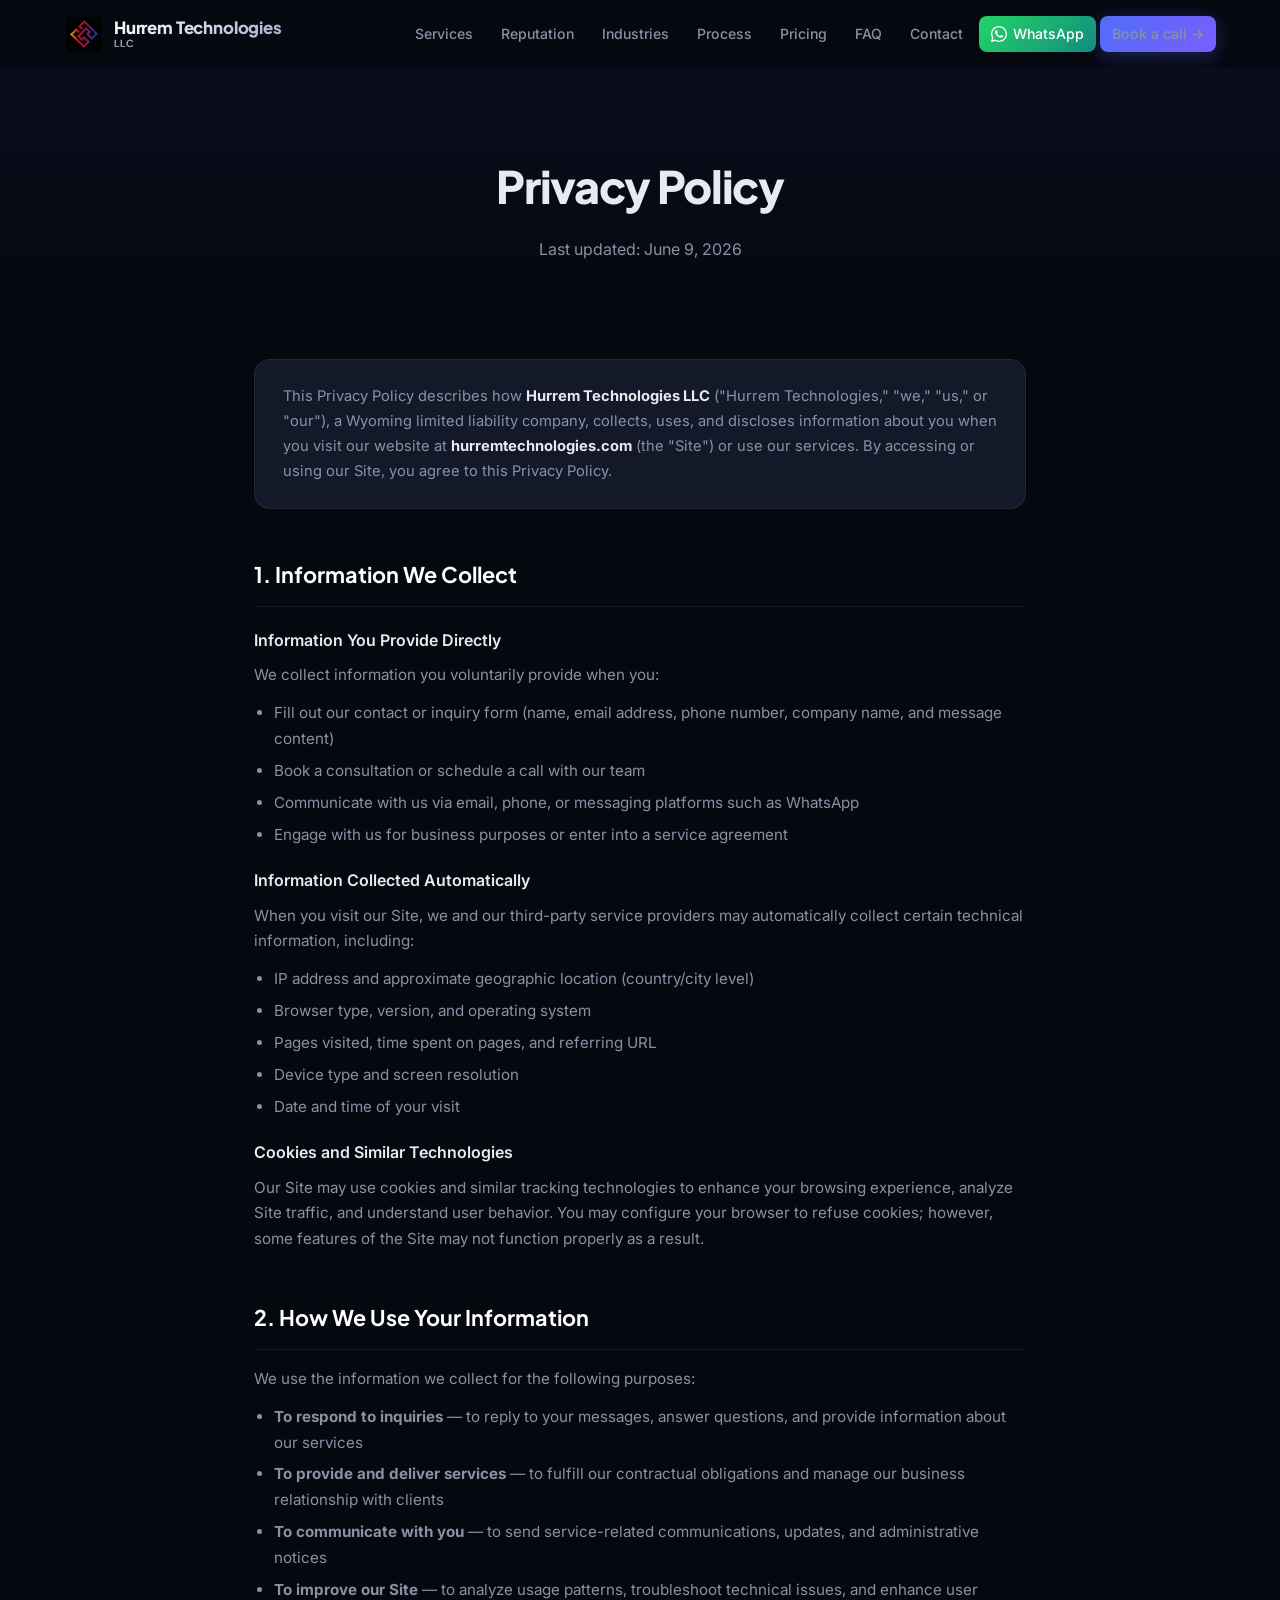
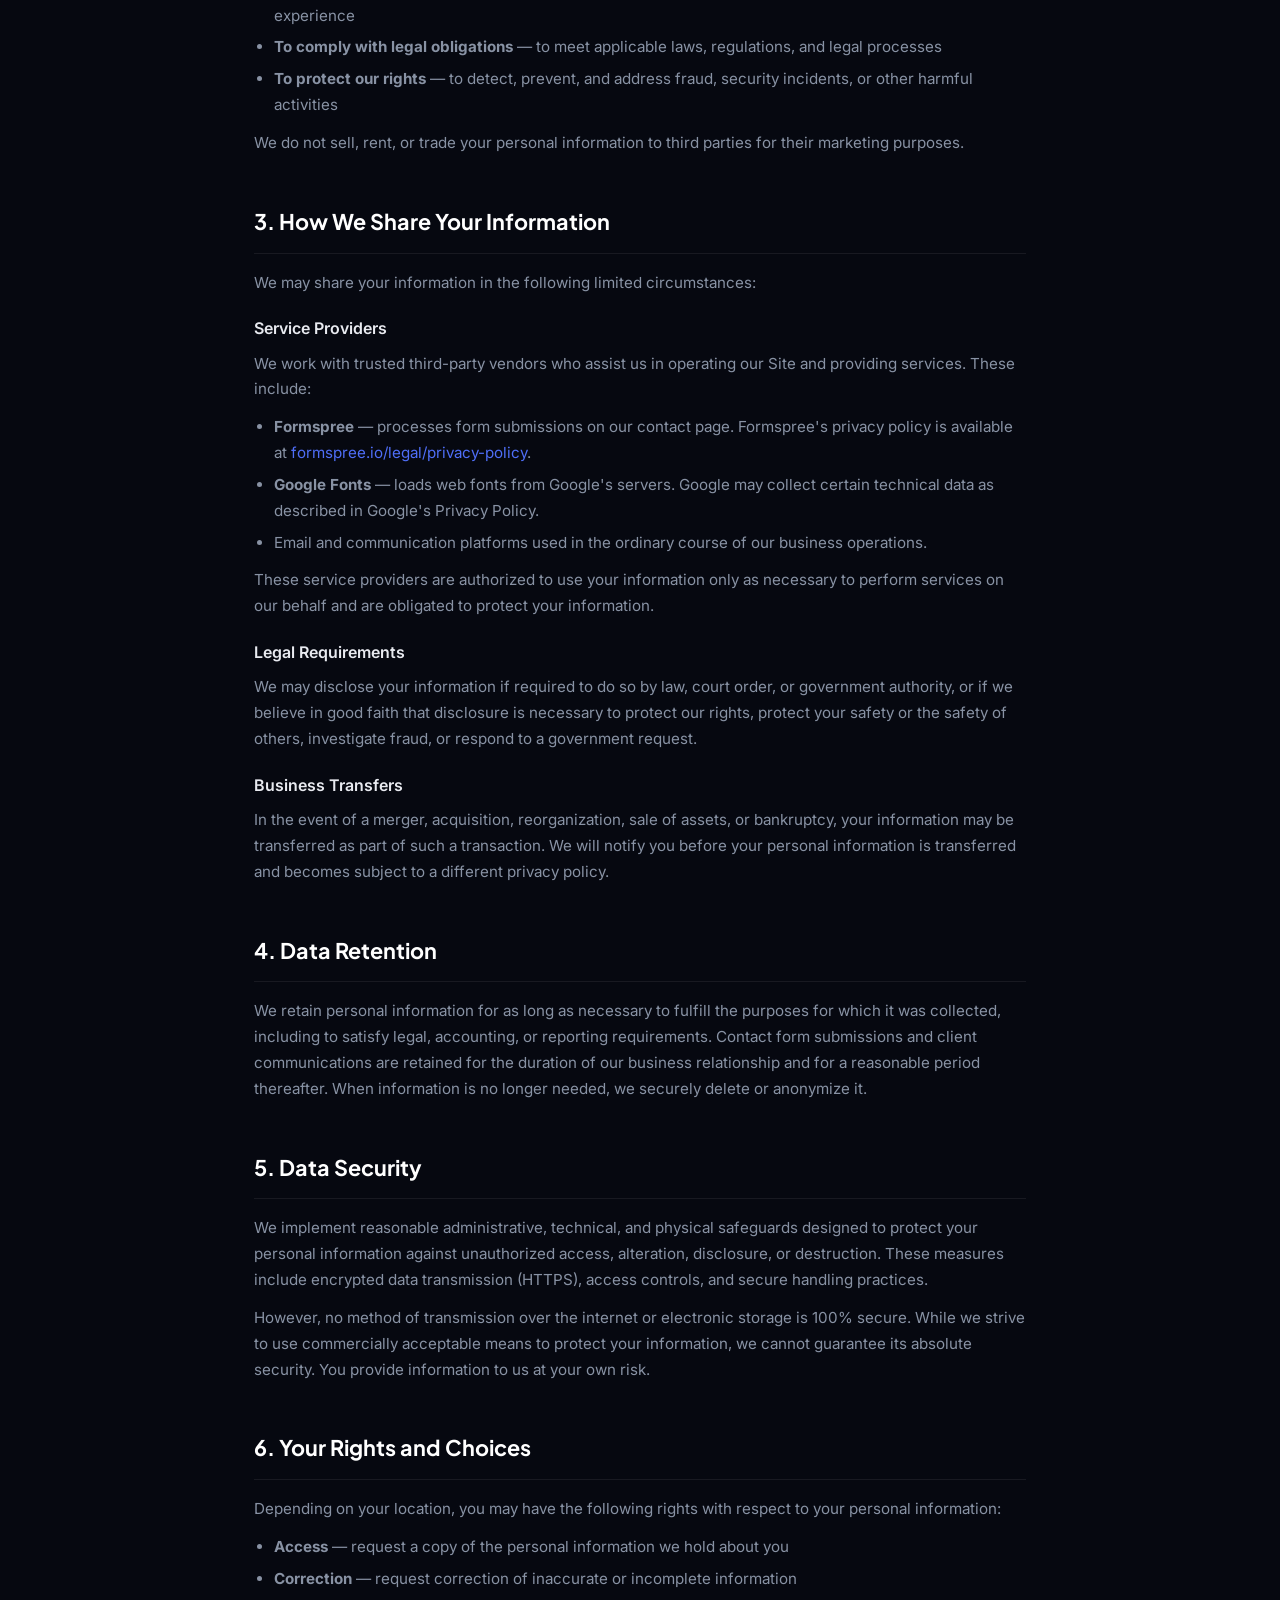
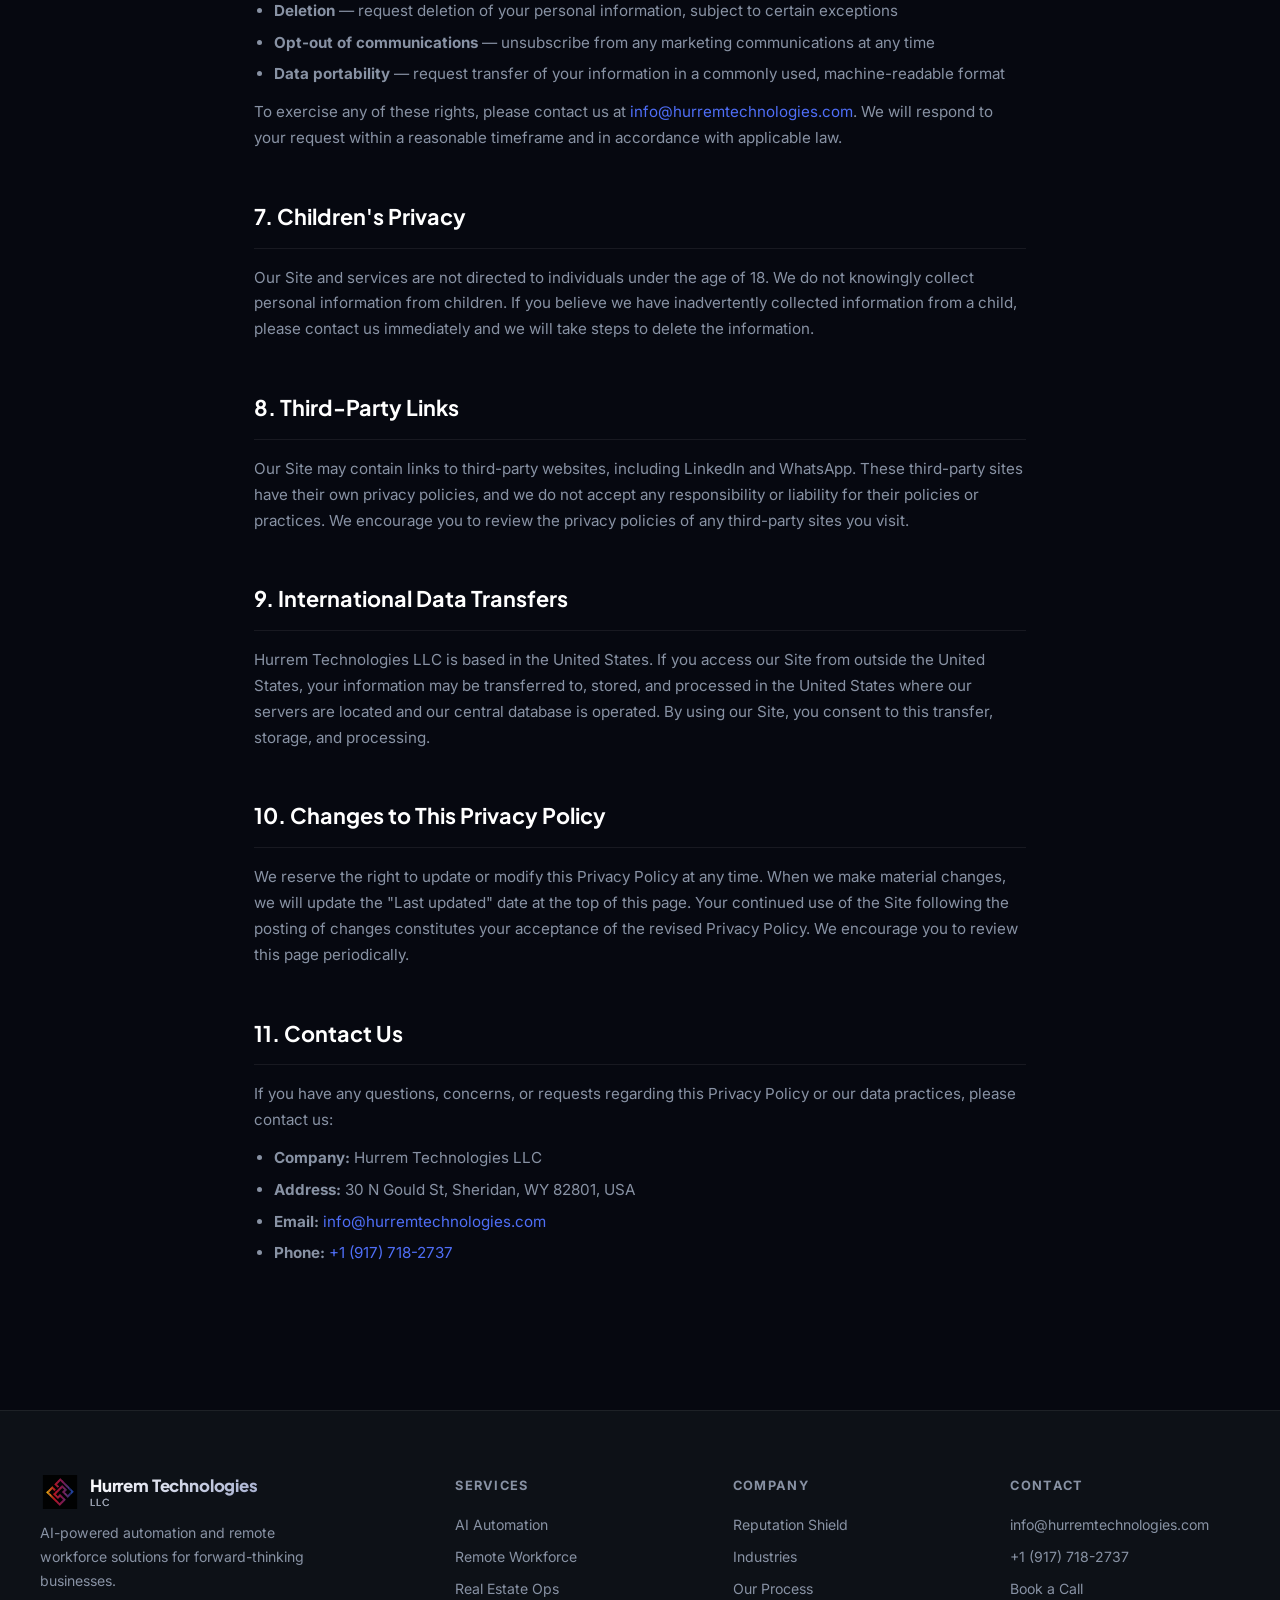
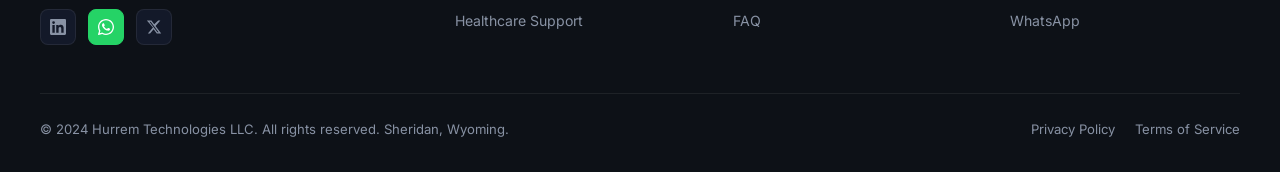
<file: privacypolicy.html>
<!DOCTYPE html>
<html lang="en">
<head>
<meta charset="UTF-8"/>
<meta name="viewport" content="width=device-width,initial-scale=1"/>
<title>Privacy Policy | Hurrem Technologies LLC</title>
<meta name="description" content="Privacy Policy for Hurrem Technologies LLC — how we collect, use, and protect your information."/>
<meta name="robots" content="index, follow"/>
<link rel="canonical" href="https://hurremtechnologies.com/privacy-policy.html"/>
<meta property="og:type" content="website"/>
<meta property="og:url" content="https://hurremtechnologies.com/privacy-policy.html"/>
<meta property="og:title" content="Privacy Policy | Hurrem Technologies LLC"/>
<meta property="og:description" content="Privacy Policy for Hurrem Technologies LLC — how we collect, use, and protect your personal information."/>
<meta property="og:image" content="https://hurremtechnologies.com/assets/og-image.png"/>
<meta property="og:site_name" content="Hurrem Technologies LLC"/>
<meta name="twitter:card" content="summary_large_image"/>
<meta name="twitter:title" content="Privacy Policy | Hurrem Technologies LLC"/>
<meta name="twitter:description" content="Privacy Policy for Hurrem Technologies LLC — how we collect, use, and protect your personal information."/>
<!-- Google tag (gtag.js) — replace G-XXXXXXXXXX with your Measurement ID -->
<script async src="https://www.googletagmanager.com/gtag/js?id=G-XXXXXXXXXX"></script>
<script>window.dataLayer=window.dataLayer||[];function gtag(){dataLayer.push(arguments);}gtag('js',new Date());gtag('config','G-XXXXXXXXXX');</script>
<!-- Google Search Console — replace content value with your verification code -->
<meta name="google-site-verification" content="YOUR_GSC_VERIFICATION_CODE"/>
<link rel="preconnect" href="https://fonts.googleapis.com"/>
<link rel="preconnect" href="https://fonts.gstatic.com" crossorigin/>
<link href="https://fonts.googleapis.com/css2?family=Inter:wght@400;500;600;700;800;900&family=Plus+Jakarta+Sans:wght@400;500;600;700;800&display=swap" rel="stylesheet"/>
<style>
:root{
  --bg:#060810;
  --surface:#0d1117;
  --surface2:#131929;
  --blue:#4f6ef7;
  --accent-pink:#e8538c;
  --accent-purple:#7c5cff;
  --text:#e8eaf0;
  --muted:#8892a4;
  --border:rgba(255,255,255,.07);
  --ease-out-expo:cubic-bezier(0.16,1,0.3,1);
}
*,*::before,*::after{box-sizing:border-box;margin:0;padding:0}
html{scroll-behavior:smooth}
body{background:var(--bg);color:var(--text);font-family:'Inter',sans-serif;line-height:1.7;-webkit-font-smoothing:antialiased}

/* ── NAV ── */
header{position:sticky;top:0;z-index:100;transition:background .3s,backdrop-filter .3s,box-shadow .3s}
header.scrolled{background:rgba(6,8,16,.85);backdrop-filter:blur(20px);-webkit-backdrop-filter:blur(20px);box-shadow:0 1px 0 var(--border)}
nav{max-width:1200px;margin:0 auto;padding:0 24px;height:68px;display:flex;align-items:center;gap:32px}
.brand{display:flex;align-items:center;gap:10px;text-decoration:none;flex-shrink:0}
.brand:hover .logo-mark{transform:scale(1.08)}
.brand-name{font-family:'Plus Jakarta Sans',sans-serif;font-weight:800;font-size:1.05rem;letter-spacing:-.01em;background:linear-gradient(135deg,#fff 0%,#a0aacc 100%);-webkit-background-clip:text;-webkit-text-fill-color:transparent;background-clip:text;line-height:1.2}
.brand-name span{display:block;font-size:.6rem;font-weight:500;letter-spacing:.12em;text-transform:uppercase;-webkit-text-fill-color:#8892a4;background:none}
.nav-links{display:flex;align-items:center;gap:4px;margin-left:auto}
.nav-links a{color:var(--muted);text-decoration:none;font-size:.88rem;font-weight:500;padding:6px 12px;border-radius:8px;transition:color .2s,background .2s}
.nav-links a:hover,.nav-links a.active{color:#fff;background:rgba(255,255,255,.07)}
.btn{display:inline-flex;align-items:center;gap:8px;padding:9px 20px;border-radius:10px;font-size:.88rem;font-weight:600;text-decoration:none;transition:all .25s var(--ease-out-expo);cursor:pointer;border:none}
.btn-primary{background:linear-gradient(135deg,var(--blue),var(--accent-purple));color:#fff;box-shadow:0 4px 20px rgba(79,110,247,.3)}
.btn-primary:hover{transform:translateY(-1px);box-shadow:0 8px 30px rgba(79,110,247,.45)}
.btn-whatsapp{background:linear-gradient(135deg,#25d366,#128c7e);color:#fff!important;padding:9px 16px;border-radius:10px;font-size:.82rem;font-weight:600;text-decoration:none;display:inline-flex;align-items:center;gap:6px;transition:all .25s}
.btn-whatsapp:hover{transform:translateY(-1px);box-shadow:0 6px 20px rgba(37,211,102,.35)}
.hamburger{display:none;flex-direction:column;gap:5px;cursor:pointer;padding:8px;border-radius:8px;transition:background .2s;margin-left:auto}
.hamburger:hover{background:rgba(255,255,255,.07)}
.hamburger span{display:block;width:22px;height:2px;background:#fff;border-radius:2px;transition:all .3s}
.mobile-menu{display:none;position:fixed;inset:0;z-index:200;background:rgba(6,8,16,.97);backdrop-filter:blur(20px);flex-direction:column;align-items:center;justify-content:center;gap:16px}
.mobile-menu.open{display:flex}
.mobile-menu a{color:#fff;text-decoration:none;font-size:1.3rem;font-weight:600;padding:12px 32px;border-radius:12px;transition:background .2s}
.mobile-menu a:hover{background:rgba(255,255,255,.08)}
.mobile-menu .close-btn{position:absolute;top:24px;right:24px;background:rgba(255,255,255,.08);border:none;color:#fff;font-size:1.4rem;width:44px;height:44px;border-radius:50%;cursor:pointer;display:flex;align-items:center;justify-content:center;transition:background .2s}
.mobile-menu .close-btn:hover{background:rgba(255,255,255,.15)}
.mobile-menu .btn-whatsapp{margin-top:8px;font-size:1rem}

/* ── PAGE ── */
.page-hero{padding:80px 24px 48px;text-align:center;background:linear-gradient(180deg,rgba(79,110,247,.05) 0%,transparent 100%)}
.page-hero h1{font-family:'Plus Jakarta Sans',sans-serif;font-size:clamp(2rem,4vw,2.8rem);font-weight:800;letter-spacing:-.03em;margin-bottom:12px}
.page-hero p{color:var(--muted);font-size:1rem}

.policy-wrap{max-width:820px;margin:0 auto;padding:48px 24px 96px}
.policy-section{margin-bottom:48px}
.policy-section h2{font-family:'Plus Jakarta Sans',sans-serif;font-size:1.35rem;font-weight:700;color:#fff;margin-bottom:16px;padding-bottom:12px;border-bottom:1px solid var(--border)}
.policy-section h3{font-size:1rem;font-weight:600;color:var(--text);margin:20px 0 8px}
.policy-section p{color:var(--muted);margin-bottom:12px;font-size:.95rem}
.policy-section ul{color:var(--muted);padding-left:20px;margin-bottom:12px;font-size:.95rem}
.policy-section ul li{margin-bottom:6px}
.policy-section a{color:var(--blue);text-decoration:none}
.policy-section a:hover{text-decoration:underline}
.policy-intro{background:var(--surface2);border:1px solid var(--border);border-radius:16px;padding:24px 28px;margin-bottom:48px}
.policy-intro p{color:var(--muted);font-size:.92rem;margin:0}
.policy-intro strong{color:var(--text)}

/* ── FOOTER ── */
footer{border-top:1px solid var(--border);padding:64px 24px 32px;background:var(--surface)}
.footer-inner{max-width:1200px;margin:0 auto}
.footer-top{display:grid;grid-template-columns:1.6fr 1fr 1fr 1fr;gap:48px;margin-bottom:48px}
.footer-brand p{color:var(--muted);font-size:.88rem;line-height:1.7;margin-top:12px;max-width:280px}
.footer-col h4{font-size:.8rem;font-weight:700;letter-spacing:.1em;text-transform:uppercase;color:var(--muted);margin-bottom:16px}
.footer-col a{display:block;color:var(--muted);text-decoration:none;font-size:.88rem;margin-bottom:8px;transition:color .2s}
.footer-col a:hover{color:#fff}
.footer-socials{display:flex;gap:12px;margin-top:16px}
.social-btn{width:36px;height:36px;border-radius:8px;background:var(--surface2);border:1px solid var(--border);display:flex;align-items:center;justify-content:center;color:var(--muted);text-decoration:none;transition:all .2s}
.social-btn:hover{background:var(--blue);border-color:var(--blue);color:#fff}
.footer-bottom{display:flex;align-items:center;justify-content:space-between;padding-top:24px;border-top:1px solid var(--border);flex-wrap:wrap;gap:12px}
.footer-bottom p{color:var(--muted);font-size:.82rem}
.footer-bottom-links{display:flex;gap:20px}
.footer-bottom-links a{color:var(--muted);text-decoration:none;font-size:.82rem;transition:color .2s}
.footer-bottom-links a:hover{color:#fff}
@media(max-width:900px){.footer-top{grid-template-columns:1fr 1fr}}
@media(max-width:600px){.footer-top{grid-template-columns:1fr}.nav-links{display:none}.hamburger{display:flex}}
</style>
</head>
<body>

<header id="siteHeader">
<nav>
  <a href="index.html" class="brand">
    <img src="assets/logo-icon.svg" class="logo-mark" alt="Hurrem Technologies" width="40" height="34">
    <span class="brand-name">Hurrem Technologies<span>LLC</span></span>
  </a>
  <div class="nav-links">
    <a href="services.html">Services</a>
    <a href="reputation.html">Reputation</a>
    <a href="industries.html">Industries</a>
    <a href="process.html">Process</a>
    <a href="pricing.html">Pricing</a>
    <a href="faq.html">FAQ</a>
    <a href="contact.html">Contact</a>
    <a href="https://wa.me/19177182737" class="btn-whatsapp" target="_blank" rel="noopener">
      <svg width="16" height="16" viewBox="0 0 24 24" fill="currentColor"><path d="M17.472 14.382c-.297-.149-1.758-.867-2.03-.967-.273-.099-.471-.148-.67.15-.197.297-.767.966-.94 1.164-.173.199-.347.223-.644.075-.297-.15-1.255-.463-2.39-1.475-.883-.788-1.48-1.761-1.653-2.059-.173-.297-.018-.458.13-.606.134-.133.298-.347.446-.52.149-.174.198-.298.298-.497.099-.198.05-.371-.025-.52-.075-.149-.669-1.612-.916-2.207-.242-.579-.487-.5-.669-.51-.173-.008-.371-.01-.57-.01-.198 0-.52.074-.792.372-.272.297-1.04 1.016-1.04 2.479 0 1.462 1.065 2.875 1.213 3.074.149.198 2.096 3.2 5.077 4.487.709.306 1.262.489 1.694.625.712.227 1.36.195 1.871.118.571-.085 1.758-.719 2.006-1.413.248-.694.248-1.289.173-1.413-.074-.124-.272-.198-.57-.347z"/><path d="M12 0C5.373 0 0 5.373 0 12c0 2.125.557 4.122 1.529 5.855L.057 23.03a.75.75 0 0 0 .916.932l5.306-1.458A11.945 11.945 0 0 0 12 24c6.627 0 12-5.373 12-12S18.627 0 12 0zm0 22c-1.886 0-3.655-.502-5.183-1.381l-.371-.218-3.851 1.058 1.087-3.746-.241-.386A9.96 9.96 0 0 1 2 12C2 6.477 6.477 2 12 2s10 4.477 10 10-4.477 10-10 10z"/></svg>
      WhatsApp
    </a>
    <a href="contact.html" class="btn btn-primary">Book a call →</a>
  </div>
  <div class="hamburger" id="hamburger" aria-label="Open menu">
    <span></span><span></span><span></span>
  </div>
</nav>
</header>

<div class="mobile-menu" id="mobileMenu">
  <button class="close-btn" id="closeMenu" aria-label="Close menu">✕</button>
  <a href="index.html">Home</a>
  <a href="services.html">Services</a>
  <a href="reputation.html">Reputation</a>
  <a href="industries.html">Industries</a>
  <a href="process.html">Process</a>
  <a href="pricing.html">Pricing</a>
  <a href="faq.html">FAQ</a>
  <a href="contact.html">Contact</a>
  <a href="https://wa.me/19177182737" class="btn-whatsapp" target="_blank" rel="noopener">
    <svg width="16" height="16" viewBox="0 0 24 24" fill="currentColor"><path d="M17.472 14.382c-.297-.149-1.758-.867-2.03-.967-.273-.099-.471-.148-.67.15-.197.297-.767.966-.94 1.164-.173.199-.347.223-.644.075-.297-.15-1.255-.463-2.39-1.475-.883-.788-1.48-1.761-1.653-2.059-.173-.297-.018-.458.13-.606.134-.133.298-.347.446-.52.149-.174.198-.298.298-.497.099-.198.05-.371-.025-.52-.075-.149-.669-1.612-.916-2.207-.242-.579-.487-.5-.669-.51-.173-.008-.371-.01-.57-.01-.198 0-.52.074-.792.372-.272.297-1.04 1.016-1.04 2.479 0 1.462 1.065 2.875 1.213 3.074.149.198 2.096 3.2 5.077 4.487.709.306 1.262.489 1.694.625.712.227 1.36.195 1.871.118.571-.085 1.758-.719 2.006-1.413.248-.694.248-1.289.173-1.413-.074-.124-.272-.198-.57-.347z"/><path d="M12 0C5.373 0 0 5.373 0 12c0 2.125.557 4.122 1.529 5.855L.057 23.03a.75.75 0 0 0 .916.932l5.306-1.458A11.945 11.945 0 0 0 12 24c6.627 0 12-5.373 12-12S18.627 0 12 0zm0 22c-1.886 0-3.655-.502-5.183-1.381l-.371-.218-3.851 1.058 1.087-3.746-.241-.386A9.96 9.96 0 0 1 2 12C2 6.477 6.477 2 12 2s10 4.477 10 10-4.477 10-10 10z"/></svg>
    WhatsApp Us
  </a>
</div>

<section class="page-hero">
  <h1>Privacy Policy</h1>
  <p>Last updated: June 9, 2026</p>
</section>

<div class="policy-wrap">

  <div class="policy-intro">
    <p>This Privacy Policy describes how <strong>Hurrem Technologies LLC</strong> ("Hurrem Technologies," "we," "us," or "our"), a Wyoming limited liability company, collects, uses, and discloses information about you when you visit our website at <strong>hurremtechnologies.com</strong> (the "Site") or use our services. By accessing or using our Site, you agree to this Privacy Policy.</p>
  </div>

  <div class="policy-section">
    <h2>1. Information We Collect</h2>
    <h3>Information You Provide Directly</h3>
    <p>We collect information you voluntarily provide when you:</p>
    <ul>
      <li>Fill out our contact or inquiry form (name, email address, phone number, company name, and message content)</li>
      <li>Book a consultation or schedule a call with our team</li>
      <li>Communicate with us via email, phone, or messaging platforms such as WhatsApp</li>
      <li>Engage with us for business purposes or enter into a service agreement</li>
    </ul>
    <h3>Information Collected Automatically</h3>
    <p>When you visit our Site, we and our third-party service providers may automatically collect certain technical information, including:</p>
    <ul>
      <li>IP address and approximate geographic location (country/city level)</li>
      <li>Browser type, version, and operating system</li>
      <li>Pages visited, time spent on pages, and referring URL</li>
      <li>Device type and screen resolution</li>
      <li>Date and time of your visit</li>
    </ul>
    <h3>Cookies and Similar Technologies</h3>
    <p>Our Site may use cookies and similar tracking technologies to enhance your browsing experience, analyze Site traffic, and understand user behavior. You may configure your browser to refuse cookies; however, some features of the Site may not function properly as a result.</p>
  </div>

  <div class="policy-section">
    <h2>2. How We Use Your Information</h2>
    <p>We use the information we collect for the following purposes:</p>
    <ul>
      <li><strong>To respond to inquiries</strong> — to reply to your messages, answer questions, and provide information about our services</li>
      <li><strong>To provide and deliver services</strong> — to fulfill our contractual obligations and manage our business relationship with clients</li>
      <li><strong>To communicate with you</strong> — to send service-related communications, updates, and administrative notices</li>
      <li><strong>To improve our Site</strong> — to analyze usage patterns, troubleshoot technical issues, and enhance user experience</li>
      <li><strong>To comply with legal obligations</strong> — to meet applicable laws, regulations, and legal processes</li>
      <li><strong>To protect our rights</strong> — to detect, prevent, and address fraud, security incidents, or other harmful activities</li>
    </ul>
    <p>We do not sell, rent, or trade your personal information to third parties for their marketing purposes.</p>
  </div>

  <div class="policy-section">
    <h2>3. How We Share Your Information</h2>
    <p>We may share your information in the following limited circumstances:</p>
    <h3>Service Providers</h3>
    <p>We work with trusted third-party vendors who assist us in operating our Site and providing services. These include:</p>
    <ul>
      <li><strong>Formspree</strong> — processes form submissions on our contact page. Formspree's privacy policy is available at <a href="https://formspree.io/legal/privacy-policy" target="_blank" rel="noopener">formspree.io/legal/privacy-policy</a>.</li>
      <li><strong>Google Fonts</strong> — loads web fonts from Google's servers. Google may collect certain technical data as described in Google's Privacy Policy.</li>
      <li>Email and communication platforms used in the ordinary course of our business operations.</li>
    </ul>
    <p>These service providers are authorized to use your information only as necessary to perform services on our behalf and are obligated to protect your information.</p>
    <h3>Legal Requirements</h3>
    <p>We may disclose your information if required to do so by law, court order, or government authority, or if we believe in good faith that disclosure is necessary to protect our rights, protect your safety or the safety of others, investigate fraud, or respond to a government request.</p>
    <h3>Business Transfers</h3>
    <p>In the event of a merger, acquisition, reorganization, sale of assets, or bankruptcy, your information may be transferred as part of such a transaction. We will notify you before your personal information is transferred and becomes subject to a different privacy policy.</p>
  </div>

  <div class="policy-section">
    <h2>4. Data Retention</h2>
    <p>We retain personal information for as long as necessary to fulfill the purposes for which it was collected, including to satisfy legal, accounting, or reporting requirements. Contact form submissions and client communications are retained for the duration of our business relationship and for a reasonable period thereafter. When information is no longer needed, we securely delete or anonymize it.</p>
  </div>

  <div class="policy-section">
    <h2>5. Data Security</h2>
    <p>We implement reasonable administrative, technical, and physical safeguards designed to protect your personal information against unauthorized access, alteration, disclosure, or destruction. These measures include encrypted data transmission (HTTPS), access controls, and secure handling practices.</p>
    <p>However, no method of transmission over the internet or electronic storage is 100% secure. While we strive to use commercially acceptable means to protect your information, we cannot guarantee its absolute security. You provide information to us at your own risk.</p>
  </div>

  <div class="policy-section">
    <h2>6. Your Rights and Choices</h2>
    <p>Depending on your location, you may have the following rights with respect to your personal information:</p>
    <ul>
      <li><strong>Access</strong> — request a copy of the personal information we hold about you</li>
      <li><strong>Correction</strong> — request correction of inaccurate or incomplete information</li>
      <li><strong>Deletion</strong> — request deletion of your personal information, subject to certain exceptions</li>
      <li><strong>Opt-out of communications</strong> — unsubscribe from any marketing communications at any time</li>
      <li><strong>Data portability</strong> — request transfer of your information in a commonly used, machine-readable format</li>
    </ul>
    <p>To exercise any of these rights, please contact us at <a href="mailto:info@hurremtechnologies.com">info@hurremtechnologies.com</a>. We will respond to your request within a reasonable timeframe and in accordance with applicable law.</p>
  </div>

  <div class="policy-section">
    <h2>7. Children's Privacy</h2>
    <p>Our Site and services are not directed to individuals under the age of 18. We do not knowingly collect personal information from children. If you believe we have inadvertently collected information from a child, please contact us immediately and we will take steps to delete the information.</p>
  </div>

  <div class="policy-section">
    <h2>8. Third-Party Links</h2>
    <p>Our Site may contain links to third-party websites, including LinkedIn and WhatsApp. These third-party sites have their own privacy policies, and we do not accept any responsibility or liability for their policies or practices. We encourage you to review the privacy policies of any third-party sites you visit.</p>
  </div>

  <div class="policy-section">
    <h2>9. International Data Transfers</h2>
    <p>Hurrem Technologies LLC is based in the United States. If you access our Site from outside the United States, your information may be transferred to, stored, and processed in the United States where our servers are located and our central database is operated. By using our Site, you consent to this transfer, storage, and processing.</p>
  </div>

  <div class="policy-section">
    <h2>10. Changes to This Privacy Policy</h2>
    <p>We reserve the right to update or modify this Privacy Policy at any time. When we make material changes, we will update the "Last updated" date at the top of this page. Your continued use of the Site following the posting of changes constitutes your acceptance of the revised Privacy Policy. We encourage you to review this page periodically.</p>
  </div>

  <div class="policy-section">
    <h2>11. Contact Us</h2>
    <p>If you have any questions, concerns, or requests regarding this Privacy Policy or our data practices, please contact us:</p>
    <ul>
      <li><strong>Company:</strong> Hurrem Technologies LLC</li>
      <li><strong>Address:</strong> 30 N Gould St, Sheridan, WY 82801, USA</li>
      <li><strong>Email:</strong> <a href="mailto:info@hurremtechnologies.com">info@hurremtechnologies.com</a></li>
      <li><strong>Phone:</strong> <a href="tel:+19177182737">+1 (917) 718-2737</a></li>
    </ul>
  </div>

</div>

<footer>
<div class="footer-inner">
  <div class="footer-top">
    <div class="footer-brand">
      <a href="index.html" class="brand">
        <img src="assets/logo-icon.svg" class="logo-mark" alt="Hurrem Technologies" width="40" height="34">
        <span class="brand-name">Hurrem Technologies<span>LLC</span></span>
      </a>
      <p>AI-powered automation and remote workforce solutions for forward-thinking businesses.</p>
      <div class="footer-socials">
        <a href="https://www.linkedin.com/company/109564985" class="social-btn" target="_blank" rel="noopener" aria-label="LinkedIn">
          <svg width="16" height="16" viewBox="0 0 24 24" fill="currentColor"><path d="M20.447 20.452h-3.554v-5.569c0-1.328-.027-3.037-1.852-3.037-1.853 0-2.136 1.445-2.136 2.939v5.667H9.351V9h3.414v1.561h.046c.477-.9 1.637-1.85 3.37-1.85 3.601 0 4.267 2.37 4.267 5.455v6.286zM5.337 7.433a2.062 2.062 0 0 1-2.063-2.065 2.064 2.064 0 1 1 2.063 2.065zm1.782 13.019H3.555V9h3.564v11.452zM22.225 0H1.771C.792 0 0 .774 0 1.729v20.542C0 23.227.792 24 1.771 24h20.451C23.2 24 24 23.227 24 22.271V1.729C24 .774 23.2 0 22.222 0h.003z"/></svg>
        </a>
        <a href="https://wa.me/19177182737" class="social-btn" target="_blank" rel="noopener" aria-label="WhatsApp" style="background:#25d366;border-color:#25d366;color:#fff">
          <svg width="16" height="16" viewBox="0 0 24 24" fill="currentColor"><path d="M17.472 14.382c-.297-.149-1.758-.867-2.03-.967-.273-.099-.471-.148-.67.15-.197.297-.767.966-.94 1.164-.173.199-.347.223-.644.075-.297-.15-1.255-.463-2.39-1.475-.883-.788-1.48-1.761-1.653-2.059-.173-.297-.018-.458.13-.606.134-.133.298-.347.446-.52.149-.174.198-.298.298-.497.099-.198.05-.371-.025-.52-.075-.149-.669-1.612-.916-2.207-.242-.579-.487-.5-.669-.51-.173-.008-.371-.01-.57-.01-.198 0-.52.074-.792.372-.272.297-1.04 1.016-1.04 2.479 0 1.462 1.065 2.875 1.213 3.074.149.198 2.096 3.2 5.077 4.487.709.306 1.262.489 1.694.625.712.227 1.36.195 1.871.118.571-.085 1.758-.719 2.006-1.413.248-.694.248-1.289.173-1.413-.074-.124-.272-.198-.57-.347z"/><path d="M12 0C5.373 0 0 5.373 0 12c0 2.125.557 4.122 1.529 5.855L.057 23.03a.75.75 0 0 0 .916.932l5.306-1.458A11.945 11.945 0 0 0 12 24c6.627 0 12-5.373 12-12S18.627 0 12 0zm0 22c-1.886 0-3.655-.502-5.183-1.381l-.371-.218-3.851 1.058 1.087-3.746-.241-.386A9.96 9.96 0 0 1 2 12C2 6.477 6.477 2 12 2s10 4.477 10 10-4.477 10-10 10z"/></svg>
        </a>
        <a href="https://twitter.com/hurremtech" class="social-btn" target="_blank" rel="noopener" aria-label="Twitter/X">
          <svg width="16" height="16" viewBox="0 0 24 24" fill="currentColor"><path d="M18.244 2.25h3.308l-7.227 8.26 8.502 11.24H16.17l-4.714-6.231-5.401 6.231H2.744l7.733-8.835L1.254 2.25H8.08l4.259 5.63L18.244 2.25zm-1.161 17.52h1.833L7.084 4.126H5.117L17.083 19.77z"/></svg>
        </a>
      </div>
    </div>
    <div class="footer-col">
      <h4>Services</h4>
      <a href="services.html">AI Automation</a>
      <a href="services.html">Remote Workforce</a>
      <a href="services.html">Real Estate Ops</a>
      <a href="services.html">Healthcare Support</a>
    </div>
    <div class="footer-col">
      <h4>Company</h4>
      <a href="reputation.html">Reputation Shield</a>
      <a href="industries.html">Industries</a>
      <a href="process.html">Our Process</a>
      <a href="faq.html">FAQ</a>
    </div>
    <div class="footer-col">
      <h4>Contact</h4>
      <a href="mailto:info@hurremtechnologies.com">info@hurremtechnologies.com</a>
      <a href="tel:+19177182737">+1 (917) 718-2737</a>
      <a href="contact.html">Book a Call</a>
      <a href="https://wa.me/19177182737" target="_blank" rel="noopener">WhatsApp</a>
    </div>
  </div>
  <div class="footer-bottom">
    <p>© 2024 Hurrem Technologies LLC. All rights reserved. Sheridan, Wyoming.</p>
    <div class="footer-bottom-links">
      <a href="privacy-policy.html">Privacy Policy</a>
      <a href="terms.html">Terms of Service</a>
    </div>
  </div>
</div>
</footer>

<script>
const header = document.getElementById('siteHeader');
window.addEventListener('scroll', () => {
  header.classList.toggle('scrolled', window.scrollY > 20);
});
document.getElementById('hamburger').addEventListener('click', () => {
  document.getElementById('mobileMenu').classList.add('open');
});
document.getElementById('closeMenu').addEventListener('click', () => {
  document.getElementById('mobileMenu').classList.remove('open');
});
</script>
</body>
</html>
</file>
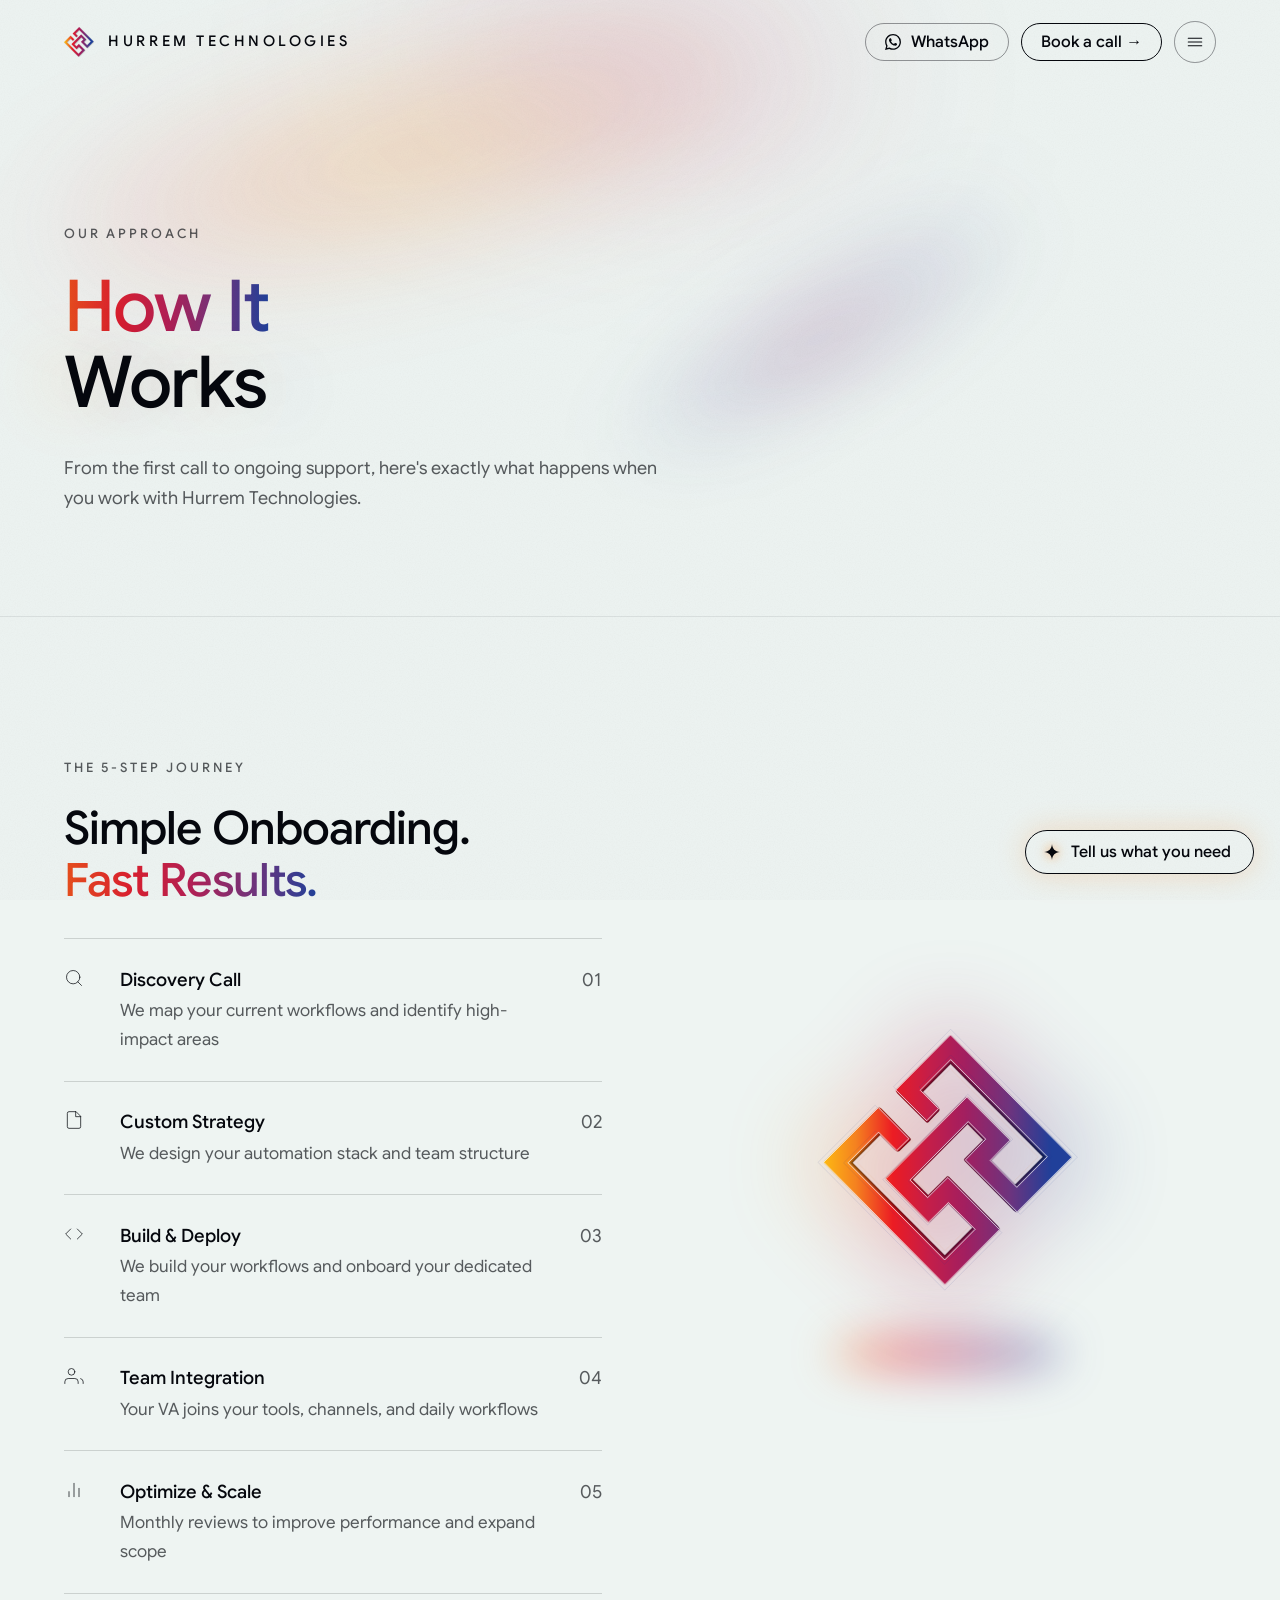
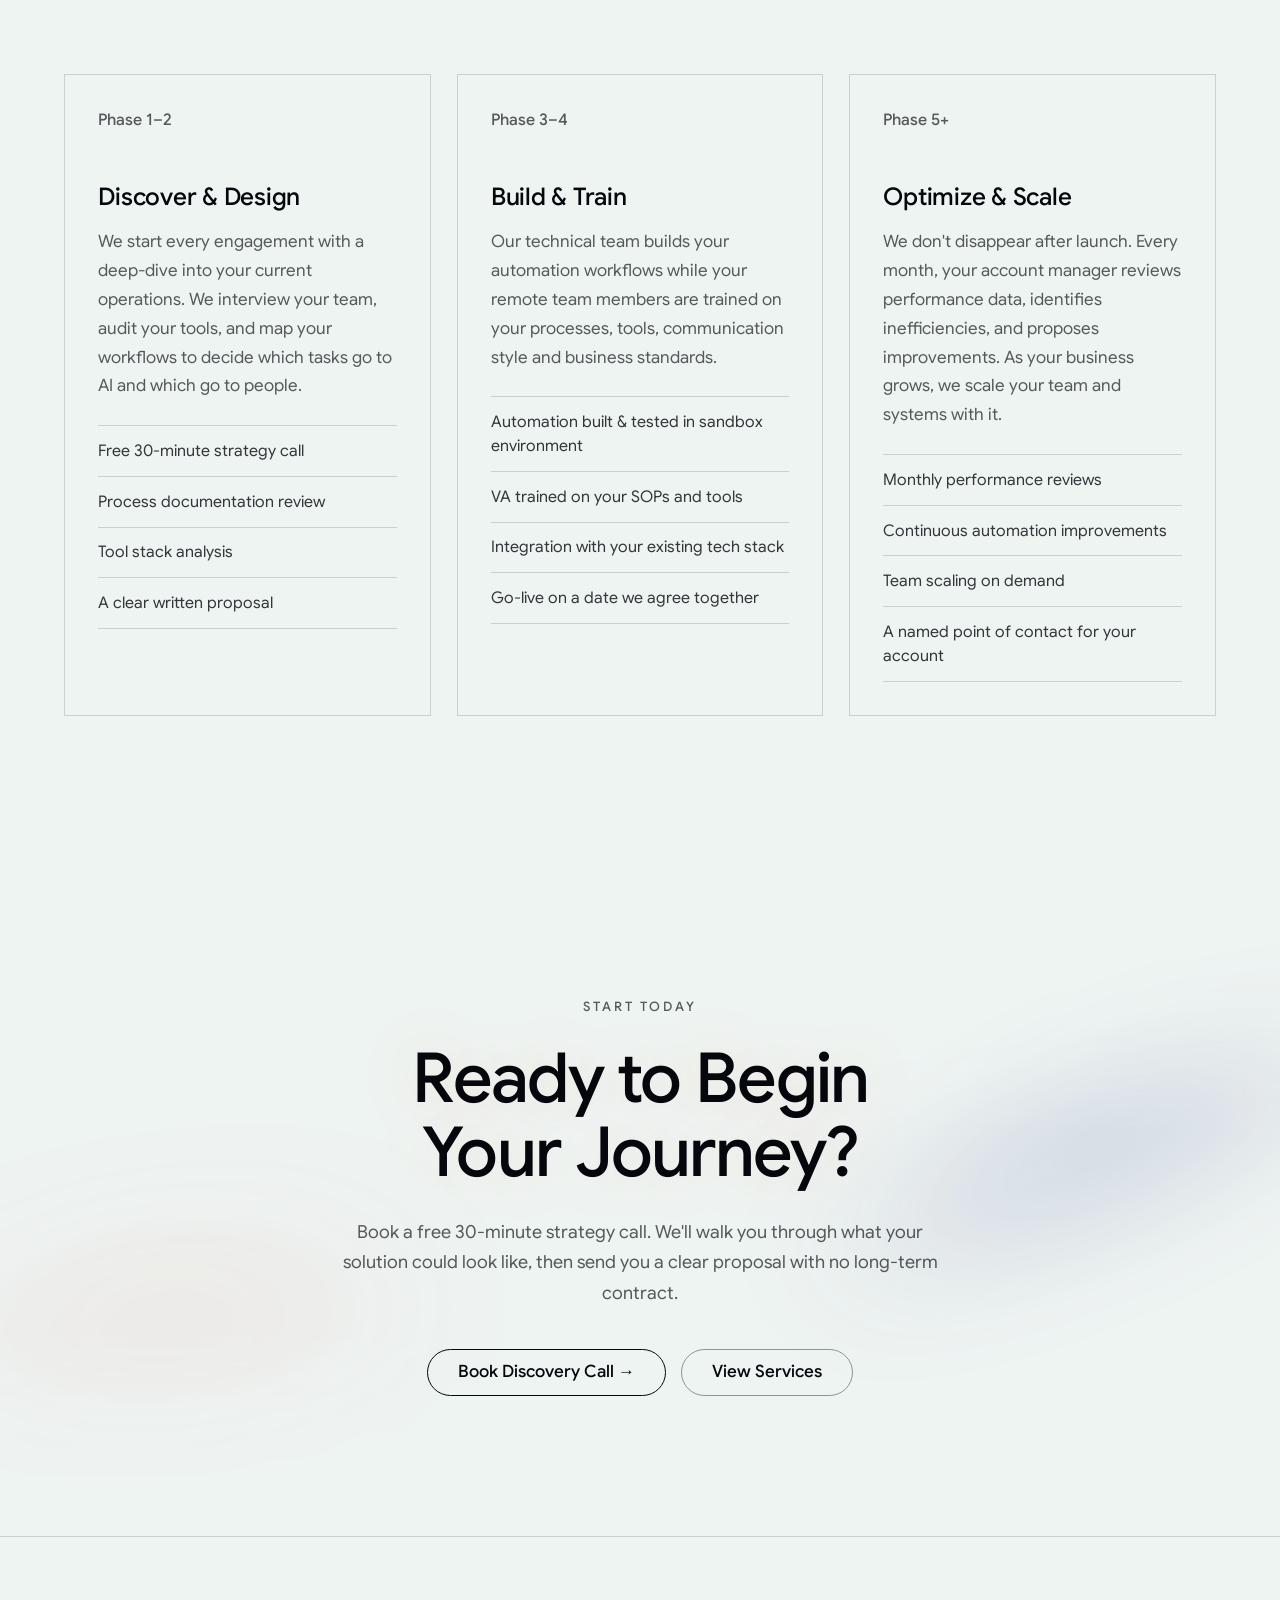
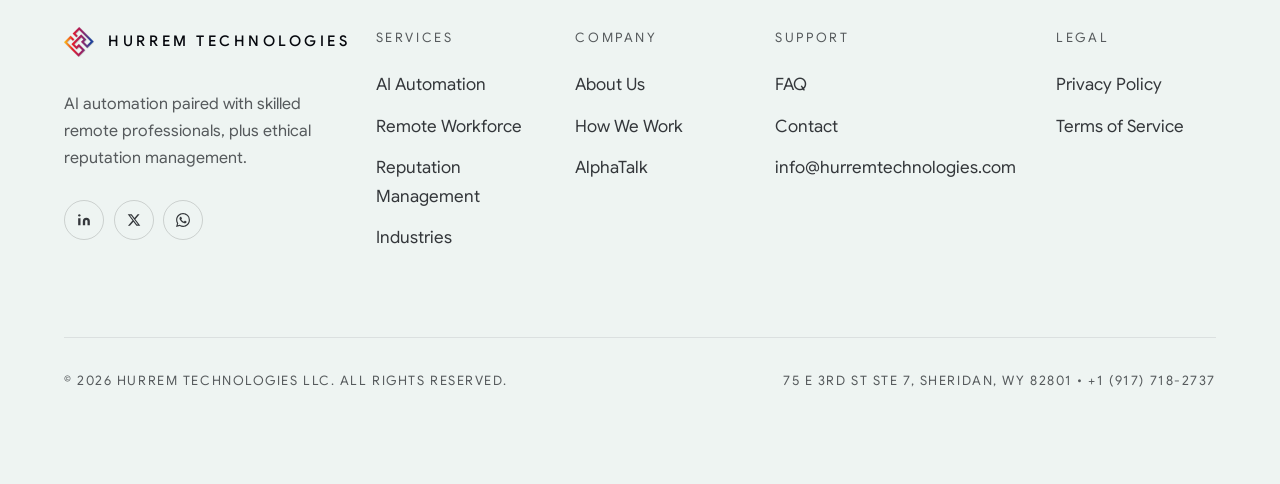
<file: process.html>
<!DOCTYPE html>
<html lang="en">
<head>
<meta charset="UTF-8"/>
<meta name="viewport" content="width=device-width,initial-scale=1"/>
<title>How Our AI Automation &amp; Virtual Assistant Service Works | Hurrem</title>
<meta name="description" content="From a free strategy call to ongoing support: the five steps Hurrem Technologies follows to set up AI automation and virtual assistants for a small business."/>
<meta name="keywords" content="onboarding process, workflow design, AI implementation, remote team setup, ongoing support"/>
<meta name="robots" content="index, follow"/>
<link rel="canonical" href="https://www.hurremtechnologies.com/process"/>
<meta property="og:type" content="website"/>
<meta property="og:url" content="https://www.hurremtechnologies.com/process"/>
<meta property="og:title" content="How Our AI Automation &amp; Virtual Assistant Service Works | Hurrem"/>
<meta property="og:description" content="From a free strategy call to ongoing support: the five steps Hurrem Technologies follows to set up AI automation and virtual assistants for a small business."/>
<meta property="og:image" content="https://www.hurremtechnologies.com/assets/og-image.png"/>
<meta property="og:site_name" content="Hurrem Technologies LLC"/>
<meta name="twitter:card" content="summary_large_image"/>
<meta name="twitter:title" content="How Our AI Automation &amp; Virtual Assistant Service Works | Hurrem"/>
<meta name="twitter:description" content="From a free strategy call to ongoing support: the five steps Hurrem Technologies follows to set up AI automation and virtual assistants for a small business."/>
<!-- Google tag (gtag.js) -->
<script async src="https://www.googletagmanager.com/gtag/js?id=G-JPX0Q8E571"></script>
<script>window.dataLayer=window.dataLayer||[];function gtag(){dataLayer.push(arguments);}gtag('js',new Date());gtag('config','G-JPX0Q8E571');</script>
<meta name="theme-color" content="#EEF4F2"/>
<link rel="icon" href="/favicon.ico" sizes="48x48"/>
<link rel="icon" type="image/png" sizes="96x96" href="/favicon-96x96.png"/>
<link rel="icon" type="image/png" sizes="192x192" href="/favicon-192x192.png"/>
<link rel="apple-touch-icon" href="/apple-touch-icon.png"/>
<link rel="preload" href="assets/fonts/google-sans-latin-wght-normal.woff2" as="font" type="font/woff2" crossorigin/>
<link rel="stylesheet" href="assets/site.css?v=11"/>
<script>document.documentElement.classList.add('js');</script>
</head>
<body>
<a class="skip" href="#main">Skip to content</a>
<div class="grain" aria-hidden="true"></div>

<header class="site-header" id="site-header">
  <div class="wrap nav">
    <a href="/" class="brand">
      <img src="assets/logo-icon.png" class="logo-mark" alt="" width="30" height="30">
      Hurrem Technologies
    </a>
    <nav class="nav-links" aria-label="Main navigation">
      <a href="/services">Services</a>
      <a href="/reputation">Reputation Management</a>
      <a href="/industries">Industries</a>
      <a href="/process" class="active" aria-current="page">Process</a>
      <a href="/alphatalk">AlphaTalk</a>
      <a href="/faq">FAQ</a>
      <a href="/contact">Contact</a>
    </nav>
    <div class="nav-right">
      <a class="btn-whatsapp" href="https://wa.me/19177182737" target="_blank" rel="noopener" aria-label="WhatsApp">
        <svg width="16" height="16" viewBox="0 0 24 24" fill="currentColor"><path d="M17.472 14.382c-.297-.149-1.758-.867-2.03-.967-.273-.099-.471-.148-.67.15-.197.297-.767.966-.94 1.164-.173.199-.347.223-.644.075-.297-.15-1.255-.463-2.39-1.475-.883-.788-1.48-1.761-1.653-2.059-.173-.297-.018-.458.13-.606.134-.133.298-.347.446-.52.149-.174.198-.298.298-.497.099-.198.05-.371-.025-.52-.075-.149-.669-1.612-.916-2.207-.242-.579-.487-.5-.669-.51-.173-.008-.371-.01-.57-.01-.198 0-.52.074-.792.372-.272.297-1.04 1.016-1.04 2.479 0 1.462 1.065 2.875 1.213 3.074.149.198 2.096 3.2 5.077 4.487.709.306 1.262.489 1.694.625.712.227 1.36.195 1.871.118.571-.085 1.758-.719 2.006-1.413.248-.694.248-1.289.173-1.413-.074-.124-.272-.198-.57-.347m-5.421 7.403h-.004a9.87 9.87 0 0 1-5.031-1.378l-.361-.214-3.741.982.998-3.648-.235-.374a9.86 9.86 0 0 1-1.51-5.26c.001-5.45 4.436-9.884 9.888-9.884 2.64 0 5.122 1.03 6.988 2.898a9.825 9.825 0 0 1 2.893 6.994c-.003 5.45-4.437 9.884-9.885 9.884m8.413-18.297A11.815 11.815 0 0 0 12.05 0C5.495 0 .16 5.335.157 11.892c0 2.096.547 4.142 1.588 5.945L.057 24l6.305-1.654a11.882 11.882 0 0 0 5.683 1.448h.005c6.554 0 11.89-5.335 11.893-11.893a11.821 11.821 0 0 0-3.48-8.413z"/></svg>
        <span>WhatsApp</span>
      </a>
      <a href="/contact" class="btn btn-primary">Book a call →</a>
      <button class="menu-toggle" id="menuBtn" aria-label="Toggle menu" aria-expanded="false" aria-controls="mobileMenu">
        <svg class="bars" width="18" height="18" viewBox="0 0 24 24" fill="none" stroke="currentColor" stroke-width="1.4" stroke-linecap="round"><line x1="3" y1="7" x2="21" y2="7"/><line x1="3" y1="12" x2="21" y2="12"/><line x1="3" y1="17" x2="21" y2="17"/></svg>
        <svg class="x-icon" width="18" height="18" viewBox="0 0 24 24" fill="none" stroke="currentColor" stroke-width="1.4" stroke-linecap="round"><line x1="18" y1="6" x2="6" y2="18"/><line x1="6" y1="6" x2="18" y2="18"/></svg>
      </button>
    </div>
  </div>
  <nav class="mobile-menu" id="mobileMenu" aria-label="Mobile navigation">
    <a href="/services">Services</a>
    <a href="/reputation">Reputation Management</a>
    <a href="/industries">Industries</a>
    <a href="/process">Process</a>
      <a href="/alphatalk">AlphaTalk</a>
    <a href="/faq">FAQ</a>
    <a href="/contact">Contact</a>
    <a href="https://wa.me/19177182737" target="_blank" rel="noopener"><svg width="16" height="16" viewBox="0 0 24 24" fill="currentColor"><path d="M17.472 14.382c-.297-.149-1.758-.867-2.03-.967-.273-.099-.471-.148-.67.15-.197.297-.767.966-.94 1.164-.173.199-.347.223-.644.075-.297-.15-1.255-.463-2.39-1.475-.883-.788-1.48-1.761-1.653-2.059-.173-.297-.018-.458.13-.606.134-.133.298-.347.446-.52.149-.174.198-.298.298-.497.099-.198.05-.371-.025-.52-.075-.149-.669-1.612-.916-2.207-.242-.579-.487-.5-.669-.51-.173-.008-.371-.01-.57-.01-.198 0-.52.074-.792.372-.272.297-1.04 1.016-1.04 2.479 0 1.462 1.065 2.875 1.213 3.074.149.198 2.096 3.2 5.077 4.487.709.306 1.262.489 1.694.625.712.227 1.36.195 1.871.118.571-.085 1.758-.719 2.006-1.413.248-.694.248-1.289.173-1.413-.074-.124-.272-.198-.57-.347m-5.421 7.403h-.004a9.87 9.87 0 0 1-5.031-1.378l-.361-.214-3.741.982.998-3.648-.235-.374a9.86 9.86 0 0 1-1.51-5.26c.001-5.45 4.436-9.884 9.888-9.884 2.64 0 5.122 1.03 6.988 2.898a9.825 9.825 0 0 1 2.893 6.994c-.003 5.45-4.437 9.884-9.885 9.884m8.413-18.297A11.815 11.815 0 0 0 12.05 0C5.495 0 .16 5.335.157 11.892c0 2.096.547 4.142 1.588 5.945L.057 24l6.305-1.654a11.882 11.882 0 0 0 5.683 1.448h.005c6.554 0 11.89-5.335 11.893-11.893a11.821 11.821 0 0 0-3.48-8.413z"/></svg> WhatsApp</a>
    <a href="/contact" class="m-cta">Book a call →</a>
  </nav>
</header>

<main id="main">
<section class="page-hero">
  <div class="aurora aurora--quiet" aria-hidden="true"><span class="ribbon r1"></span><span class="ribbon r3"></span><span class="ribbon r4"></span></div>
  <div class="wrap">
    <div class="eyebrow">Our approach</div>
    <h1 class="page-title"><span class="gradient-text">How It</span><br>Works</h1>
    <p>From the first call to ongoing support, here's exactly what happens when you work with Hurrem Technologies.</p>
  </div>
</section>

<section>
  <div class="wrap">
    <div class="grid2">
      <div class="reveal-left">
        <div class="eyebrow">The 5-step journey</div>
        <h2 class="sec-title" style="margin-bottom:32px">Simple Onboarding.<br><span class="gradient-text-accent">Fast Results.</span></h2>
        <div class="steps stagger">
          <div class="step active">
            <div class="step-icon"><svg width="20" height="20" viewBox="0 0 24 24" fill="none" stroke="currentColor" stroke-width="2" stroke-linecap="round" stroke-linejoin="round"><circle cx="11" cy="11" r="8"/><line x1="21" y1="21" x2="16.65" y2="16.65"/></svg></div>
            <div class="step-card"><div><h4>Discovery Call</h4><p>We map your current workflows and identify high-impact areas</p></div><div class="step-num">01</div></div>
          </div>
          <div class="step">
            <div class="step-icon"><svg width="20" height="20" viewBox="0 0 24 24" fill="none" stroke="currentColor" stroke-width="2" stroke-linecap="round" stroke-linejoin="round"><path d="M14 2H6a2 2 0 0 0-2 2v16a2 2 0 0 0 2 2h12a2 2 0 0 0 2-2V8z"/><polyline points="14,2 14,8 20,8"/></svg></div>
            <div class="step-card"><div><h4>Custom Strategy</h4><p>We design your automation stack and team structure</p></div><div class="step-num">02</div></div>
          </div>
          <div class="step">
            <div class="step-icon"><svg width="20" height="20" viewBox="0 0 24 24" fill="none" stroke="currentColor" stroke-width="2" stroke-linecap="round" stroke-linejoin="round"><polyline points="16 18 22 12 16 6"/><polyline points="8 6 2 12 8 18"/></svg></div>
            <div class="step-card"><div><h4>Build &amp; Deploy</h4><p>We build your workflows and onboard your dedicated team</p></div><div class="step-num">03</div></div>
          </div>
          <div class="step">
            <div class="step-icon"><svg width="20" height="20" viewBox="0 0 24 24" fill="none" stroke="currentColor" stroke-width="2" stroke-linecap="round" stroke-linejoin="round"><path d="M17 21v-2a4 4 0 0 0-4-4H5a4 4 0 0 0-4 4v2"/><circle cx="9" cy="7" r="4"/><path d="M23 21v-2a4 4 0 0 0-3-3.87"/></svg></div>
            <div class="step-card"><div><h4>Team Integration</h4><p>Your VA joins your tools, channels, and daily workflows</p></div><div class="step-num">04</div></div>
          </div>
          <div class="step">
            <div class="step-icon"><svg width="20" height="20" viewBox="0 0 24 24" fill="none" stroke="currentColor" stroke-width="2" stroke-linecap="round" stroke-linejoin="round"><line x1="18" y1="20" x2="18" y2="10"/><line x1="12" y1="20" x2="12" y2="4"/><line x1="6" y1="20" x2="6" y2="14"/></svg></div>
            <div class="step-card"><div><h4>Optimize &amp; Scale</h4><p>Monthly reviews to improve performance and expand scope</p></div><div class="step-num">05</div></div>
          </div>
        </div>
      </div>
      <div class="reveal-right">
        <div class="mark3d mark3d--sm" role="img" aria-label="The Hurrem Technologies logo mark as a floating three-dimensional form, in the logo's yellow-to-blue gradient."><svg class="mark3d__defs" aria-hidden="true"><defs><path id="hm" d="M509.3 94.2 L331.6 273.2 L432.1 373.4 L470.3 333.7 L411.0 274.0 L510.0 174.4 L824.3 490.5 L725.2 590.1 L638.5 502.8 L702.9 436.5 L562.7 296.4 L298.5 562.3 L437.7 703.6 L502.7 639.5 L589.5 726.8 L490.4 826.4 L176.2 510.2 L275.2 410.6 L334.6 470.3 L374.0 431.8 L274.5 330.7 L96.6 508.5 L491.2 906.5 L668.9 727.5 L500.7 558.3 L434.8 623.7 L377.7 566.5 L566.9 376.1 L623.8 433.5 L557.8 500.9 L726.2 670.3 L903.9 492.5Z"/><linearGradient id="hm-face" x1="0" y1="0.5" x2="1" y2="0.5"><stop offset="0" stop-color="#FDB913"/><stop offset="0.13" stop-color="#F58220"/><stop offset="0.28" stop-color="#EC1C24"/><stop offset="0.43" stop-color="#C41E4A"/><stop offset="0.57" stop-color="#A31F60"/><stop offset="0.75" stop-color="#6E347E"/><stop offset="0.92" stop-color="#20409A"/></linearGradient><linearGradient id="hm-s1" x1="0" y1="0.5" x2="1" y2="0.5"><stop offset="0" stop-color="#d59b10"/><stop offset="0.13" stop-color="#ce6d1b"/><stop offset="0.28" stop-color="#c6181e"/><stop offset="0.43" stop-color="#a5193e"/><stop offset="0.57" stop-color="#891a51"/><stop offset="0.75" stop-color="#5c2c6a"/><stop offset="0.92" stop-color="#1b3681"/></linearGradient><linearGradient id="hm-s2" x1="0" y1="0.5" x2="1" y2="0.5"><stop offset="0" stop-color="#cf9710"/><stop offset="0.13" stop-color="#c86a1a"/><stop offset="0.28" stop-color="#c1171d"/><stop offset="0.43" stop-color="#a0193d"/><stop offset="0.57" stop-color="#85194e"/><stop offset="0.75" stop-color="#5a2b67"/><stop offset="0.92" stop-color="#1a347e"/></linearGradient><linearGradient id="hm-s3" x1="0" y1="0.5" x2="1" y2="0.5"><stop offset="0" stop-color="#c9930f"/><stop offset="0.13" stop-color="#c36719"/><stop offset="0.28" stop-color="#bc161d"/><stop offset="0.43" stop-color="#9c183b"/><stop offset="0.57" stop-color="#82194c"/><stop offset="0.75" stop-color="#572964"/><stop offset="0.92" stop-color="#19337a"/></linearGradient><linearGradient id="hm-s4" x1="0" y1="0.5" x2="1" y2="0.5"><stop offset="0" stop-color="#c48f0f"/><stop offset="0.13" stop-color="#bd6419"/><stop offset="0.28" stop-color="#b6161c"/><stop offset="0.43" stop-color="#971739"/><stop offset="0.57" stop-color="#7e184a"/><stop offset="0.75" stop-color="#552861"/><stop offset="0.92" stop-color="#193177"/></linearGradient><linearGradient id="hm-s5" x1="0" y1="0.5" x2="1" y2="0.5"><stop offset="0" stop-color="#be8b0e"/><stop offset="0.13" stop-color="#b86218"/><stop offset="0.28" stop-color="#b1151b"/><stop offset="0.43" stop-color="#931738"/><stop offset="0.57" stop-color="#7a1748"/><stop offset="0.75" stop-color="#53275f"/><stop offset="0.92" stop-color="#183074"/></linearGradient><linearGradient id="hm-s6" x1="0" y1="0.5" x2="1" y2="0.5"><stop offset="0" stop-color="#b8870e"/><stop offset="0.13" stop-color="#b25f17"/><stop offset="0.28" stop-color="#ac141a"/><stop offset="0.43" stop-color="#8f1636"/><stop offset="0.57" stop-color="#771746"/><stop offset="0.75" stop-color="#50265c"/><stop offset="0.92" stop-color="#172f70"/></linearGradient><linearGradient id="hm-s7" x1="0" y1="0.5" x2="1" y2="0.5"><stop offset="0" stop-color="#b3830d"/><stop offset="0.13" stop-color="#ad5c17"/><stop offset="0.28" stop-color="#a71419"/><stop offset="0.43" stop-color="#8a1534"/><stop offset="0.57" stop-color="#731644"/><stop offset="0.75" stop-color="#4e2559"/><stop offset="0.92" stop-color="#172d6d"/></linearGradient><linearGradient id="hm-s8" x1="0" y1="0.5" x2="1" y2="0.5"><stop offset="0" stop-color="#ad7e0d"/><stop offset="0.13" stop-color="#a75916"/><stop offset="0.28" stop-color="#a11319"/><stop offset="0.43" stop-color="#861533"/><stop offset="0.57" stop-color="#6f1542"/><stop offset="0.75" stop-color="#4b2456"/><stop offset="0.92" stop-color="#162c69"/></linearGradient><linearGradient id="hm-s9" x1="0" y1="0.5" x2="1" y2="0.5"><stop offset="0" stop-color="#a77a0d"/><stop offset="0.13" stop-color="#a25615"/><stop offset="0.28" stop-color="#9c1318"/><stop offset="0.43" stop-color="#821431"/><stop offset="0.57" stop-color="#6c143f"/><stop offset="0.75" stop-color="#492253"/><stop offset="0.92" stop-color="#152a66"/></linearGradient><linearGradient id="hm-s10" x1="0" y1="0.5" x2="1" y2="0.5"><stop offset="0" stop-color="#a2760c"/><stop offset="0.13" stop-color="#9d5314"/><stop offset="0.28" stop-color="#971217"/><stop offset="0.43" stop-color="#7d132f"/><stop offset="0.57" stop-color="#68143d"/><stop offset="0.75" stop-color="#462150"/><stop offset="0.92" stop-color="#142962"/></linearGradient><linearGradient id="hm-s11" x1="0" y1="0.5" x2="1" y2="0.5"><stop offset="0" stop-color="#9c720c"/><stop offset="0.13" stop-color="#975014"/><stop offset="0.28" stop-color="#911116"/><stop offset="0.43" stop-color="#79122e"/><stop offset="0.57" stop-color="#64133b"/><stop offset="0.75" stop-color="#44204e"/><stop offset="0.92" stop-color="#14275f"/></linearGradient><linearGradient id="hm-s12" x1="0" y1="0.5" x2="1" y2="0.5"><stop offset="0" stop-color="#966e0b"/><stop offset="0.13" stop-color="#924d13"/><stop offset="0.28" stop-color="#8c1115"/><stop offset="0.43" stop-color="#74122c"/><stop offset="0.57" stop-color="#611239"/><stop offset="0.75" stop-color="#411f4b"/><stop offset="0.92" stop-color="#13265b"/></linearGradient><linearGradient id="hm-s13" x1="0" y1="0.5" x2="1" y2="0.5"><stop offset="0" stop-color="#916a0b"/><stop offset="0.13" stop-color="#8c4a12"/><stop offset="0.28" stop-color="#871015"/><stop offset="0.43" stop-color="#70112a"/><stop offset="0.57" stop-color="#5d1237"/><stop offset="0.75" stop-color="#3f1e48"/><stop offset="0.92" stop-color="#122558"/></linearGradient><linearGradient id="hm-s14" x1="0" y1="0.5" x2="1" y2="0.5"><stop offset="0" stop-color="#8b660a"/><stop offset="0.13" stop-color="#874712"/><stop offset="0.28" stop-color="#820f14"/><stop offset="0.43" stop-color="#6c1029"/><stop offset="0.57" stop-color="#5a1135"/><stop offset="0.75" stop-color="#3c1d45"/><stop offset="0.92" stop-color="#122355"/></linearGradient><linearGradient id="hm-s15" x1="0" y1="0.5" x2="1" y2="0.5"><stop offset="0" stop-color="#85620a"/><stop offset="0.13" stop-color="#814511"/><stop offset="0.28" stop-color="#7c0f13"/><stop offset="0.43" stop-color="#671027"/><stop offset="0.57" stop-color="#561033"/><stop offset="0.75" stop-color="#3a1b42"/><stop offset="0.92" stop-color="#112251"/></linearGradient><linearGradient id="hm-s16" x1="0" y1="0.5" x2="1" y2="0.5"><stop offset="0" stop-color="#805d0a"/><stop offset="0.13" stop-color="#7c4210"/><stop offset="0.28" stop-color="#770e12"/><stop offset="0.43" stop-color="#630f25"/><stop offset="0.57" stop-color="#521030"/><stop offset="0.75" stop-color="#381a40"/><stop offset="0.92" stop-color="#10204e"/></linearGradient><linearGradient id="hm-s17" x1="0" y1="0.5" x2="1" y2="0.5"><stop offset="0" stop-color="#7a5909"/><stop offset="0.13" stop-color="#763f0f"/><stop offset="0.28" stop-color="#720e11"/><stop offset="0.43" stop-color="#5f0e24"/><stop offset="0.57" stop-color="#4f0f2e"/><stop offset="0.75" stop-color="#35193d"/><stop offset="0.92" stop-color="#0f1f4a"/></linearGradient><linearGradient id="hm-s18" x1="0" y1="0.5" x2="1" y2="0.5"><stop offset="0" stop-color="#745509"/><stop offset="0.13" stop-color="#713c0f"/><stop offset="0.28" stop-color="#6d0d11"/><stop offset="0.43" stop-color="#5a0e22"/><stop offset="0.57" stop-color="#4b0e2c"/><stop offset="0.75" stop-color="#33183a"/><stop offset="0.92" stop-color="#0f1d47"/></linearGradient></defs></svg><div class="mark3d__halo"><svg viewBox="0 0 1000 1000" class="" aria-hidden="true"><use href="#hm" fill="url(#hm-face)"/></svg></div><div class="mark3d__body"><svg viewBox="0 0 1000 1000" class="mark3d__wire mark3d__wire--back" aria-hidden="true"><use href="#hm"/></svg><svg viewBox="0 0 1000 1000" class="mark3d__layer mark3d__layer--alt" style="--i:18;fill:url(#hm-s18)" aria-hidden="true"><use href="#hm"/></svg><svg viewBox="0 0 1000 1000" class="mark3d__layer" style="--i:17;fill:url(#hm-s17)" aria-hidden="true"><use href="#hm"/></svg><svg viewBox="0 0 1000 1000" class="mark3d__layer mark3d__layer--alt" style="--i:16;fill:url(#hm-s16)" aria-hidden="true"><use href="#hm"/></svg><svg viewBox="0 0 1000 1000" class="mark3d__layer" style="--i:15;fill:url(#hm-s15)" aria-hidden="true"><use href="#hm"/></svg><svg viewBox="0 0 1000 1000" class="mark3d__layer mark3d__layer--alt" style="--i:14;fill:url(#hm-s14)" aria-hidden="true"><use href="#hm"/></svg><svg viewBox="0 0 1000 1000" class="mark3d__layer" style="--i:13;fill:url(#hm-s13)" aria-hidden="true"><use href="#hm"/></svg><svg viewBox="0 0 1000 1000" class="mark3d__layer mark3d__layer--alt" style="--i:12;fill:url(#hm-s12)" aria-hidden="true"><use href="#hm"/></svg><svg viewBox="0 0 1000 1000" class="mark3d__layer" style="--i:11;fill:url(#hm-s11)" aria-hidden="true"><use href="#hm"/></svg><svg viewBox="0 0 1000 1000" class="mark3d__layer mark3d__layer--alt" style="--i:10;fill:url(#hm-s10)" aria-hidden="true"><use href="#hm"/></svg><svg viewBox="0 0 1000 1000" class="mark3d__layer" style="--i:9;fill:url(#hm-s9)" aria-hidden="true"><use href="#hm"/></svg><svg viewBox="0 0 1000 1000" class="mark3d__layer mark3d__layer--alt" style="--i:8;fill:url(#hm-s8)" aria-hidden="true"><use href="#hm"/></svg><svg viewBox="0 0 1000 1000" class="mark3d__layer" style="--i:7;fill:url(#hm-s7)" aria-hidden="true"><use href="#hm"/></svg><svg viewBox="0 0 1000 1000" class="mark3d__layer mark3d__layer--alt" style="--i:6;fill:url(#hm-s6)" aria-hidden="true"><use href="#hm"/></svg><svg viewBox="0 0 1000 1000" class="mark3d__layer" style="--i:5;fill:url(#hm-s5)" aria-hidden="true"><use href="#hm"/></svg><svg viewBox="0 0 1000 1000" class="mark3d__layer mark3d__layer--alt" style="--i:4;fill:url(#hm-s4)" aria-hidden="true"><use href="#hm"/></svg><svg viewBox="0 0 1000 1000" class="mark3d__layer" style="--i:3;fill:url(#hm-s3)" aria-hidden="true"><use href="#hm"/></svg><svg viewBox="0 0 1000 1000" class="mark3d__layer mark3d__layer--alt" style="--i:2;fill:url(#hm-s2)" aria-hidden="true"><use href="#hm"/></svg><svg viewBox="0 0 1000 1000" class="mark3d__layer" style="--i:1;fill:url(#hm-s1)" aria-hidden="true"><use href="#hm"/></svg><svg viewBox="0 0 1000 1000" class="mark3d__face" aria-hidden="true"><use href="#hm" fill="url(#hm-face)"/></svg><svg viewBox="0 0 1000 1000" class="mark3d__wire mark3d__wire--front" aria-hidden="true"><use href="#hm"/></svg></div><span class="mark3d__shadow"></span></div>
      </div>
    </div>

    <div class="detail-cards stagger" style="margin-top:80px">
      <div class="detail-card">
        <div class="phase-badge">Phase 1–2</div>
        <h3>Discover &amp; Design</h3>
        <p>We start every engagement with a deep-dive into your current operations. We interview your team, audit your tools, and map your workflows to decide which tasks go to AI and which go to people.</p>
        <ul>
          <li>Free 30-minute strategy call</li>
          <li>Process documentation review</li>
          <li>Tool stack analysis</li>
          <li>A clear written proposal</li>
        </ul>
      </div>
      <div class="detail-card">
        <div class="phase-badge">Phase 3–4</div>
        <h3>Build &amp; Train</h3>
        <p>Our technical team builds your automation workflows while your remote team members are trained on your processes, tools, communication style and business standards.</p>
        <ul>
          <li>Automation built &amp; tested in sandbox environment</li>
          <li>VA trained on your SOPs and tools</li>
          <li>Integration with your existing tech stack</li>
          <li>Go-live on a date we agree together</li>
        </ul>
      </div>
      <div class="detail-card">
        <div class="phase-badge">Phase 5+</div>
        <h3>Optimize &amp; Scale</h3>
        <p>We don't disappear after launch. Every month, your account manager reviews performance data, identifies inefficiencies, and proposes improvements. As your business grows, we scale your team and systems with it.</p>
        <ul>
          <li>Monthly performance reviews</li>
          <li>Continuous automation improvements</li>
          <li>Team scaling on demand</li>
          <li>A named point of contact for your account</li>
        </ul>
      </div>
    </div>
  </div>
</section>

<section class="cta-strip">
  <div class="aurora aurora--low" aria-hidden="true"><span class="ribbon r2"></span><span class="ribbon r5"></span></div>
  <div class="wrap">
    <div class="cta-strip-inner reveal">
      <div class="eyebrow">Start today</div>
      <h2>Ready to Begin Your Journey?</h2>
      <p>Book a free 30-minute strategy call. We'll walk you through what your solution could look like, then send you a clear proposal with no long-term contract.</p>
      <div class="cta-strip-btns">
        <a href="/contact" class="btn btn-primary">Book Discovery Call →</a>
        <a href="/services" class="btn btn-ghost">View Services</a>
      </div>
    </div>
  </div>
</section>
</main>

<footer>
  <div class="wrap">
    <div class="foot-grid">
      <div class="foot-about">
        <a href="/" class="brand">
          <img src="assets/logo-icon.png" class="logo-mark" alt="" width="30" height="30">
          Hurrem Technologies
        </a>
        <p>AI automation paired with skilled remote professionals, plus ethical reputation management.</p>
        <div class="socials">
          <a class="social" href="https://www.linkedin.com/company/109564985" target="_blank" rel="noopener" aria-label="LinkedIn"><svg width="16" height="16" viewBox="0 0 24 24" fill="currentColor"><path d="M16 8a6 6 0 0 1 6 6v7h-4v-7a2 2 0 0 0-2-2 2 2 0 0 0-2 2v7h-4v-7a6 6 0 0 1 6-6z"/><rect x="2" y="9" width="4" height="12"/><circle cx="4" cy="4" r="2"/></svg></a>
          <a class="social" href="https://x.com/hurrem_ai" target="_blank" rel="noopener" aria-label="X"><svg width="16" height="16" viewBox="0 0 24 24" fill="currentColor"><path d="M18.244 2.25h3.308l-7.227 8.26 8.502 11.24H16.17l-5.214-6.817L4.99 21.75H1.68l7.73-8.835L1.254 2.25H8.08l4.713 6.231zm-1.161 17.52h1.833L7.084 4.126H5.117z"/></svg></a>
          <a class="social" href="https://wa.me/19177182737" target="_blank" rel="noopener" aria-label="WhatsApp"><svg width="16" height="16" viewBox="0 0 24 24" fill="currentColor"><path d="M17.472 14.382c-.297-.149-1.758-.867-2.03-.967-.273-.099-.471-.148-.67.15-.197.297-.767.966-.94 1.164-.173.199-.347.223-.644.075-.297-.15-1.255-.463-2.39-1.475-.883-.788-1.48-1.761-1.653-2.059-.173-.297-.018-.458.13-.606.134-.133.298-.347.446-.52.149-.174.198-.298.298-.497.099-.198.05-.371-.025-.52-.075-.149-.669-1.612-.916-2.207-.242-.579-.487-.5-.669-.51-.173-.008-.371-.01-.57-.01-.198 0-.52.074-.792.372-.272.297-1.04 1.016-1.04 2.479 0 1.462 1.065 2.875 1.213 3.074.149.198 2.096 3.2 5.077 4.487.709.306 1.262.489 1.694.625.712.227 1.36.195 1.871.118.571-.085 1.758-.719 2.006-1.413.248-.694.248-1.289.173-1.413-.074-.124-.272-.198-.57-.347m-5.421 7.403h-.004a9.87 9.87 0 0 1-5.031-1.378l-.361-.214-3.741.982.998-3.648-.235-.374a9.86 9.86 0 0 1-1.51-5.26c.001-5.45 4.436-9.884 9.888-9.884 2.64 0 5.122 1.03 6.988 2.898a9.825 9.825 0 0 1 2.893 6.994c-.003 5.45-4.437 9.884-9.885 9.884m8.413-18.297A11.815 11.815 0 0 0 12.05 0C5.495 0 .16 5.335.157 11.892c0 2.096.547 4.142 1.588 5.945L.057 24l6.305-1.654a11.882 11.882 0 0 0 5.683 1.448h.005c6.554 0 11.89-5.335 11.893-11.893a11.821 11.821 0 0 0-3.48-8.413z"/></svg></a>
        </div>
      </div>
      <div class="foot-col"><h5>Services</h5><a href="/services#ai-automation">AI Automation</a><a href="/services#remote-workforce">Remote Workforce</a><a href="/reputation">Reputation Management</a><a href="/industries">Industries</a></div>
      <div class="foot-col"><h5>Company</h5><a href="/#about">About Us</a><a href="/process">How We Work</a><a href="/alphatalk">AlphaTalk</a></div>
      <div class="foot-col"><h5>Support</h5><a href="/faq">FAQ</a><a href="/contact">Contact</a><a href="mailto:info@hurremtechnologies.com">info@hurremtechnologies.com</a></div>
      <div class="foot-col"><h5>Legal</h5><a href="/privacy-policy">Privacy Policy</a><a href="/terms">Terms of Service</a></div>
    </div>
    <div class="foot-bottom">
      <span>© 2026 Hurrem Technologies LLC. All rights reserved.</span>
      <span>75 E 3rd St Ste 7, Sheridan, WY 82801 &bull; <a href="tel:+19177182737">+1 (917) 718-2737</a></span>
    </div>
  </div>
</footer>

<script src="assets/site.js?v=7" defer></script>
<script src="assets/assistant.js?v=2" defer></script>
<script src="assets/spark.js?v=3" defer></script>
</body>
</html>
</file>
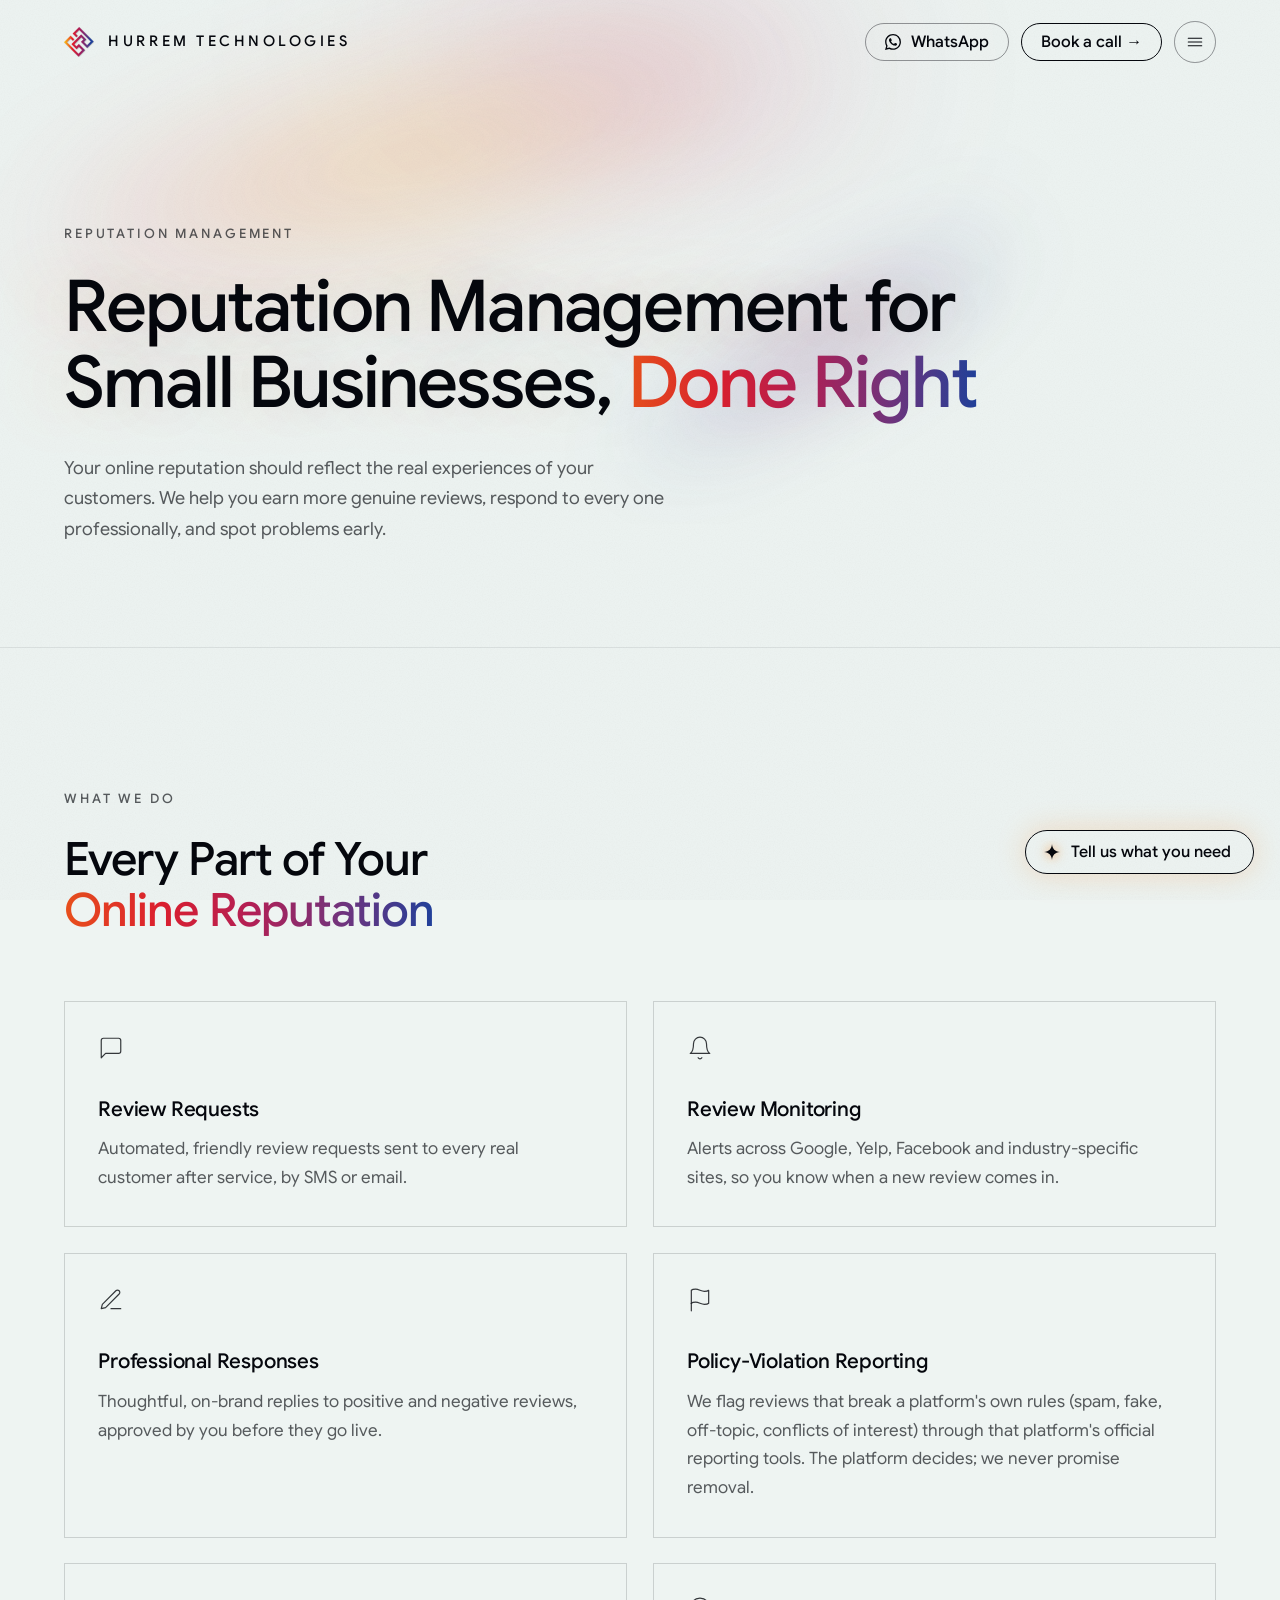
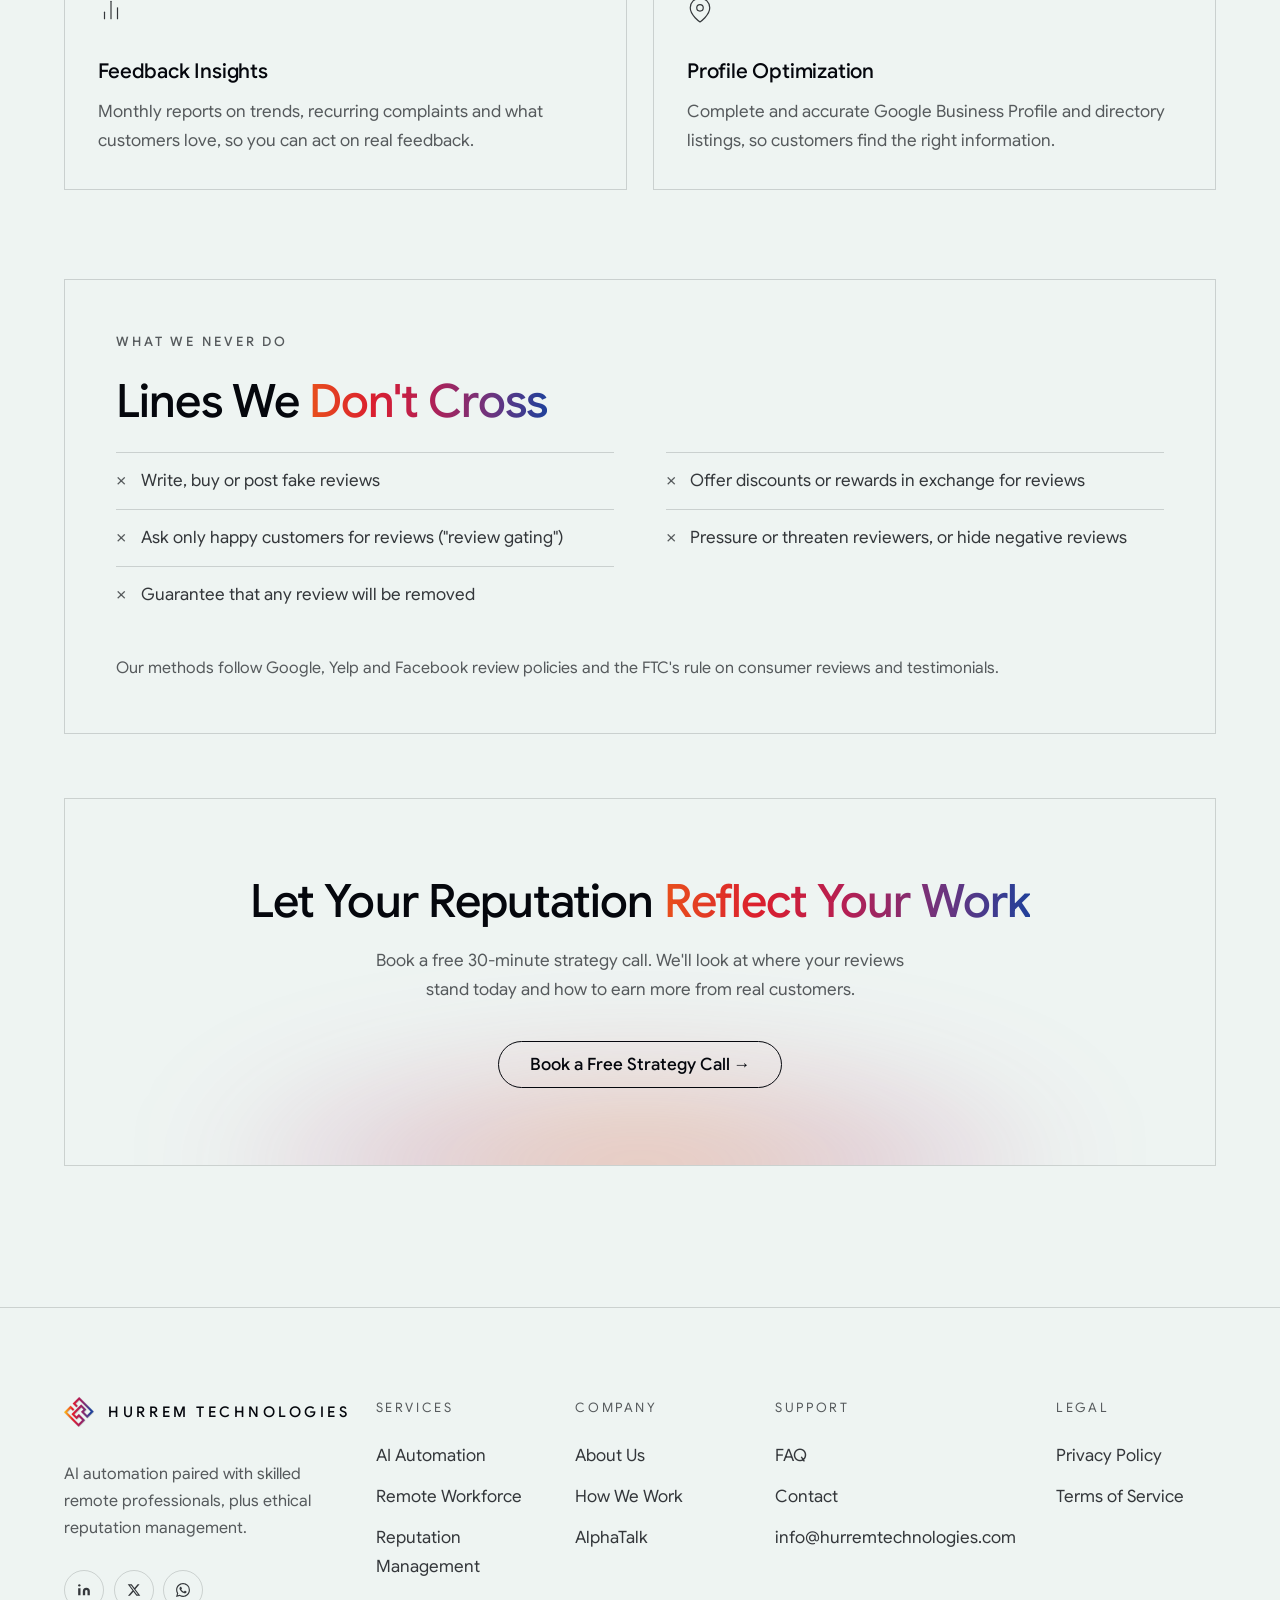
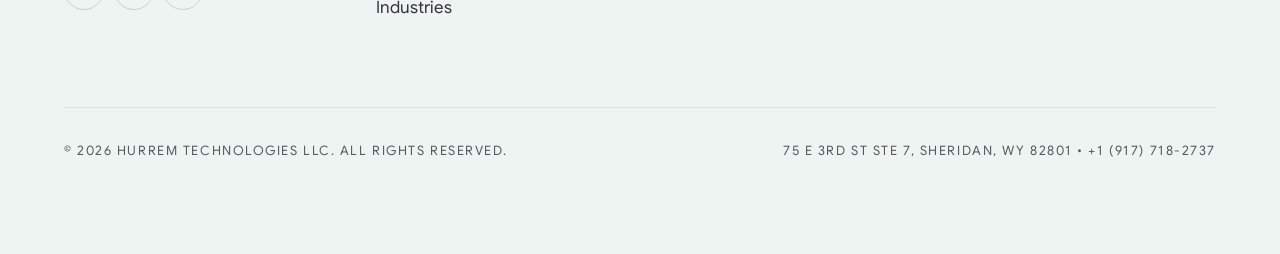
<file: reputation.html>
<!DOCTYPE html>
<html lang="en">
<head>
<meta charset="UTF-8"/>
<meta name="viewport" content="width=device-width,initial-scale=1"/>
<title>Reputation Management for Small Businesses | Hurrem Technologies</title>
<meta name="description" content="Reputation management for small businesses and contractors: more genuine Google reviews, professional responses and monitoring, within FTC guidelines."/>
<meta name="keywords" content="reputation management, review management, review requests, review monitoring, review responses, Google Business Profile"/>
<meta name="robots" content="index, follow"/>
<link rel="canonical" href="https://www.hurremtechnologies.com/reputation"/>
<meta property="og:type" content="website"/>
<meta property="og:url" content="https://www.hurremtechnologies.com/reputation"/>
<meta property="og:title" content="Reputation Management for Small Businesses | Hurrem Technologies"/>
<meta property="og:description" content="Reputation management for small businesses and contractors: more genuine Google reviews, professional responses and monitoring, within FTC guidelines."/>
<meta property="og:image" content="https://www.hurremtechnologies.com/assets/og-image.png"/>
<meta property="og:site_name" content="Hurrem Technologies LLC"/>
<meta name="twitter:card" content="summary_large_image"/>
<meta name="twitter:title" content="Reputation Management for Small Businesses | Hurrem Technologies"/>
<meta name="twitter:description" content="Reputation management for small businesses and contractors: more genuine Google reviews, professional responses and monitoring, within FTC guidelines."/>
<!-- Google tag (gtag.js) -->
<script async src="https://www.googletagmanager.com/gtag/js?id=G-JPX0Q8E571"></script>
<script>window.dataLayer=window.dataLayer||[];function gtag(){dataLayer.push(arguments);}gtag('js',new Date());gtag('config','G-JPX0Q8E571');</script>
<meta name="theme-color" content="#EEF4F2"/>
<link rel="icon" href="/favicon.ico" sizes="48x48"/>
<link rel="icon" type="image/png" sizes="96x96" href="/favicon-96x96.png"/>
<link rel="icon" type="image/png" sizes="192x192" href="/favicon-192x192.png"/>
<link rel="apple-touch-icon" href="/apple-touch-icon.png"/>
<link rel="preload" href="assets/fonts/google-sans-latin-wght-normal.woff2" as="font" type="font/woff2" crossorigin/>
<link rel="stylesheet" href="assets/site.css?v=11"/>
<script>document.documentElement.classList.add('js');</script>
</head>
<body>
<a class="skip" href="#main">Skip to content</a>
<div class="grain" aria-hidden="true"></div>

<header class="site-header" id="site-header">
  <div class="wrap nav">
    <a href="/" class="brand">
      <img src="assets/logo-icon.png" class="logo-mark" alt="" width="30" height="30">
      Hurrem Technologies
    </a>
    <nav class="nav-links" aria-label="Main navigation">
      <a href="/services">Services</a>
      <a href="/reputation" class="active" aria-current="page">Reputation Management</a>
      <a href="/industries">Industries</a>
      <a href="/process">Process</a>
      <a href="/alphatalk">AlphaTalk</a>
      <a href="/faq">FAQ</a>
      <a href="/contact">Contact</a>
    </nav>
    <div class="nav-right">
      <a class="btn-whatsapp" href="https://wa.me/19177182737" target="_blank" rel="noopener" aria-label="WhatsApp">
        <svg width="16" height="16" viewBox="0 0 24 24" fill="currentColor"><path d="M17.472 14.382c-.297-.149-1.758-.867-2.03-.967-.273-.099-.471-.148-.67.15-.197.297-.767.966-.94 1.164-.173.199-.347.223-.644.075-.297-.15-1.255-.463-2.39-1.475-.883-.788-1.48-1.761-1.653-2.059-.173-.297-.018-.458.13-.606.134-.133.298-.347.446-.52.149-.174.198-.298.298-.497.099-.198.05-.371-.025-.52-.075-.149-.669-1.612-.916-2.207-.242-.579-.487-.5-.669-.51-.173-.008-.371-.01-.57-.01-.198 0-.52.074-.792.372-.272.297-1.04 1.016-1.04 2.479 0 1.462 1.065 2.875 1.213 3.074.149.198 2.096 3.2 5.077 4.487.709.306 1.262.489 1.694.625.712.227 1.36.195 1.871.118.571-.085 1.758-.719 2.006-1.413.248-.694.248-1.289.173-1.413-.074-.124-.272-.198-.57-.347m-5.421 7.403h-.004a9.87 9.87 0 0 1-5.031-1.378l-.361-.214-3.741.982.998-3.648-.235-.374a9.86 9.86 0 0 1-1.51-5.26c.001-5.45 4.436-9.884 9.888-9.884 2.64 0 5.122 1.03 6.988 2.898a9.825 9.825 0 0 1 2.893 6.994c-.003 5.45-4.437 9.884-9.885 9.884m8.413-18.297A11.815 11.815 0 0 0 12.05 0C5.495 0 .16 5.335.157 11.892c0 2.096.547 4.142 1.588 5.945L.057 24l6.305-1.654a11.882 11.882 0 0 0 5.683 1.448h.005c6.554 0 11.89-5.335 11.893-11.893a11.821 11.821 0 0 0-3.48-8.413z"/></svg>
        <span>WhatsApp</span>
      </a>
      <a href="/contact" class="btn btn-primary">Book a call →</a>
      <button class="menu-toggle" id="menuBtn" aria-label="Toggle menu" aria-expanded="false" aria-controls="mobileMenu">
        <svg class="bars" width="18" height="18" viewBox="0 0 24 24" fill="none" stroke="currentColor" stroke-width="1.4" stroke-linecap="round"><line x1="3" y1="7" x2="21" y2="7"/><line x1="3" y1="12" x2="21" y2="12"/><line x1="3" y1="17" x2="21" y2="17"/></svg>
        <svg class="x-icon" width="18" height="18" viewBox="0 0 24 24" fill="none" stroke="currentColor" stroke-width="1.4" stroke-linecap="round"><line x1="18" y1="6" x2="6" y2="18"/><line x1="6" y1="6" x2="18" y2="18"/></svg>
      </button>
    </div>
  </div>
  <nav class="mobile-menu" id="mobileMenu" aria-label="Mobile navigation">
    <a href="/services">Services</a>
    <a href="/reputation">Reputation Management</a>
    <a href="/industries">Industries</a>
    <a href="/process">Process</a>
      <a href="/alphatalk">AlphaTalk</a>
    <a href="/faq">FAQ</a>
    <a href="/contact">Contact</a>
    <a href="https://wa.me/19177182737" target="_blank" rel="noopener"><svg width="16" height="16" viewBox="0 0 24 24" fill="currentColor"><path d="M17.472 14.382c-.297-.149-1.758-.867-2.03-.967-.273-.099-.471-.148-.67.15-.197.297-.767.966-.94 1.164-.173.199-.347.223-.644.075-.297-.15-1.255-.463-2.39-1.475-.883-.788-1.48-1.761-1.653-2.059-.173-.297-.018-.458.13-.606.134-.133.298-.347.446-.52.149-.174.198-.298.298-.497.099-.198.05-.371-.025-.52-.075-.149-.669-1.612-.916-2.207-.242-.579-.487-.5-.669-.51-.173-.008-.371-.01-.57-.01-.198 0-.52.074-.792.372-.272.297-1.04 1.016-1.04 2.479 0 1.462 1.065 2.875 1.213 3.074.149.198 2.096 3.2 5.077 4.487.709.306 1.262.489 1.694.625.712.227 1.36.195 1.871.118.571-.085 1.758-.719 2.006-1.413.248-.694.248-1.289.173-1.413-.074-.124-.272-.198-.57-.347m-5.421 7.403h-.004a9.87 9.87 0 0 1-5.031-1.378l-.361-.214-3.741.982.998-3.648-.235-.374a9.86 9.86 0 0 1-1.51-5.26c.001-5.45 4.436-9.884 9.888-9.884 2.64 0 5.122 1.03 6.988 2.898a9.825 9.825 0 0 1 2.893 6.994c-.003 5.45-4.437 9.884-9.885 9.884m8.413-18.297A11.815 11.815 0 0 0 12.05 0C5.495 0 .16 5.335.157 11.892c0 2.096.547 4.142 1.588 5.945L.057 24l6.305-1.654a11.882 11.882 0 0 0 5.683 1.448h.005c6.554 0 11.89-5.335 11.893-11.893a11.821 11.821 0 0 0-3.48-8.413z"/></svg> WhatsApp</a>
    <a href="/contact" class="m-cta">Book a call →</a>
  </nav>
</header>

<main id="main">
<section class="page-hero">
  <div class="aurora aurora--quiet" aria-hidden="true"><span class="ribbon r1"></span><span class="ribbon r3"></span><span class="ribbon r4"></span></div>
  <div class="wrap">
    <div class="eyebrow">Reputation Management</div>
    <h1 class="page-title">Reputation Management for Small Businesses, <span class="gradient-text-rep">Done Right</span></h1>
    <p>Your online reputation should reflect the real experiences of your customers. We help you earn more genuine reviews, respond to every one professionally, and spot problems early.</p>
  </div>
</section>

<section id="reputation">
  <div class="wrap">

    <div style="max-width:640px">
      <div class="eyebrow">What we do</div>
      <h2 class="sec-title">Every Part of Your <span class="gradient-text-rep">Online Reputation</span></h2>
    </div>

    <div class="rep-grid stagger">
      <div class="rep-card">
        <div class="rep-icon"><svg width="24" height="24" viewBox="0 0 24 24" fill="none" stroke="currentColor" stroke-width="2" stroke-linecap="round" stroke-linejoin="round"><path d="M21 15a2 2 0 0 1-2 2H7l-4 4V5a2 2 0 0 1 2-2h14a2 2 0 0 1 2 2z"/></svg></div>
        <h3>Review Requests</h3>
        <p>Automated, friendly review requests sent to every real customer after service, by SMS or email.</p>
      </div>
      <div class="rep-card">
        <div class="rep-icon"><svg width="24" height="24" viewBox="0 0 24 24" fill="none" stroke="currentColor" stroke-width="2" stroke-linecap="round" stroke-linejoin="round"><path d="M18 8A6 6 0 0 0 6 8c0 7-3 9-3 9h18s-3-2-3-9"/><path d="M13.73 21a2 2 0 0 1-3.46 0"/></svg></div>
        <h3>Review Monitoring</h3>
        <p>Alerts across Google, Yelp, Facebook and industry-specific sites, so you know when a new review comes in.</p>
      </div>
      <div class="rep-card">
        <div class="rep-icon"><svg width="24" height="24" viewBox="0 0 24 24" fill="none" stroke="currentColor" stroke-width="2" stroke-linecap="round" stroke-linejoin="round"><path d="M12 20h9"/><path d="M16.5 3.5a2.121 2.121 0 0 1 3 3L7 19l-4 1 1-4L16.5 3.5z"/></svg></div>
        <h3>Professional Responses</h3>
        <p>Thoughtful, on-brand replies to positive and negative reviews, approved by you before they go live.</p>
      </div>
      <div class="rep-card">
        <div class="rep-icon"><svg width="24" height="24" viewBox="0 0 24 24" fill="none" stroke="currentColor" stroke-width="2" stroke-linecap="round" stroke-linejoin="round"><path d="M4 15s1-1 4-1 5 2 8 2 4-1 4-1V3s-1 1-4 1-5-2-8-2-4 1-4 1z"/><line x1="4" y1="22" x2="4" y2="15"/></svg></div>
        <h3>Policy-Violation Reporting</h3>
        <p>We flag reviews that break a platform's own rules (spam, fake, off-topic, conflicts of interest) through that platform's official reporting tools. The platform decides; we never promise removal.</p>
      </div>
      <div class="rep-card">
        <div class="rep-icon"><svg width="24" height="24" viewBox="0 0 24 24" fill="none" stroke="currentColor" stroke-width="2" stroke-linecap="round" stroke-linejoin="round"><line x1="18" y1="20" x2="18" y2="10"/><line x1="12" y1="20" x2="12" y2="4"/><line x1="6" y1="20" x2="6" y2="14"/></svg></div>
        <h3>Feedback Insights</h3>
        <p>Monthly reports on trends, recurring complaints and what customers love, so you can act on real feedback.</p>
      </div>
      <div class="rep-card">
        <div class="rep-icon"><svg width="24" height="24" viewBox="0 0 24 24" fill="none" stroke="currentColor" stroke-width="2" stroke-linecap="round" stroke-linejoin="round"><path d="M21 10c0 7-9 13-9 13s-9-6-9-13a9 9 0 0 1 18 0z"/><circle cx="12" cy="10" r="3"/></svg></div>
        <h3>Profile Optimization</h3>
        <p>Complete and accurate Google Business Profile and directory listings, so customers find the right information.</p>
      </div>
    </div>

    <div class="never-box reveal">
      <div class="eyebrow">What we never do</div>
      <h2 class="sec-title" style="margin-bottom:24px">Lines We <span class="gradient-text-rep">Don't Cross</span></h2>
      <ul class="never-list">
        <li>Write, buy or post fake reviews</li>
        <li>Offer discounts or rewards in exchange for reviews</li>
        <li>Ask only happy customers for reviews ("review gating")</li>
        <li>Pressure or threaten reviewers, or hide negative reviews</li>
        <li>Guarantee that any review will be removed</li>
      </ul>
      <p class="compliance-note">Our methods follow Google, Yelp and Facebook review policies and the FTC's rule on consumer reviews and testimonials.</p>
    </div>

    <div style="margin-top:64px">
      <div class="rep-cta-box reveal">
        <h3>Let Your Reputation <span class="gradient-text-rep">Reflect Your Work</span></h3>
        <p>Book a free 30-minute strategy call. We'll look at where your reviews stand today and how to earn more from real customers.</p>
        <a href="/contact" class="btn-rep">Book a Free Strategy Call →</a>
      </div>
    </div>
  </div>
</section>
</main>

<footer>
  <div class="wrap">
    <div class="foot-grid">
      <div class="foot-about">
        <a href="/" class="brand">
          <img src="assets/logo-icon.png" class="logo-mark" alt="" width="30" height="30">
          Hurrem Technologies
        </a>
        <p>AI automation paired with skilled remote professionals, plus ethical reputation management.</p>
        <div class="socials">
          <a class="social" href="https://www.linkedin.com/company/109564985" target="_blank" rel="noopener" aria-label="LinkedIn"><svg width="16" height="16" viewBox="0 0 24 24" fill="currentColor"><path d="M16 8a6 6 0 0 1 6 6v7h-4v-7a2 2 0 0 0-2-2 2 2 0 0 0-2 2v7h-4v-7a6 6 0 0 1 6-6z"/><rect x="2" y="9" width="4" height="12"/><circle cx="4" cy="4" r="2"/></svg></a>
          <a class="social" href="https://x.com/hurrem_ai" target="_blank" rel="noopener" aria-label="X"><svg width="16" height="16" viewBox="0 0 24 24" fill="currentColor"><path d="M18.244 2.25h3.308l-7.227 8.26 8.502 11.24H16.17l-5.214-6.817L4.99 21.75H1.68l7.73-8.835L1.254 2.25H8.08l4.713 6.231zm-1.161 17.52h1.833L7.084 4.126H5.117z"/></svg></a>
          <a class="social" href="https://wa.me/19177182737" target="_blank" rel="noopener" aria-label="WhatsApp"><svg width="16" height="16" viewBox="0 0 24 24" fill="currentColor"><path d="M17.472 14.382c-.297-.149-1.758-.867-2.03-.967-.273-.099-.471-.148-.67.15-.197.297-.767.966-.94 1.164-.173.199-.347.223-.644.075-.297-.15-1.255-.463-2.39-1.475-.883-.788-1.48-1.761-1.653-2.059-.173-.297-.018-.458.13-.606.134-.133.298-.347.446-.52.149-.174.198-.298.298-.497.099-.198.05-.371-.025-.52-.075-.149-.669-1.612-.916-2.207-.242-.579-.487-.5-.669-.51-.173-.008-.371-.01-.57-.01-.198 0-.52.074-.792.372-.272.297-1.04 1.016-1.04 2.479 0 1.462 1.065 2.875 1.213 3.074.149.198 2.096 3.2 5.077 4.487.709.306 1.262.489 1.694.625.712.227 1.36.195 1.871.118.571-.085 1.758-.719 2.006-1.413.248-.694.248-1.289.173-1.413-.074-.124-.272-.198-.57-.347m-5.421 7.403h-.004a9.87 9.87 0 0 1-5.031-1.378l-.361-.214-3.741.982.998-3.648-.235-.374a9.86 9.86 0 0 1-1.51-5.26c.001-5.45 4.436-9.884 9.888-9.884 2.64 0 5.122 1.03 6.988 2.898a9.825 9.825 0 0 1 2.893 6.994c-.003 5.45-4.437 9.884-9.885 9.884m8.413-18.297A11.815 11.815 0 0 0 12.05 0C5.495 0 .16 5.335.157 11.892c0 2.096.547 4.142 1.588 5.945L.057 24l6.305-1.654a11.882 11.882 0 0 0 5.683 1.448h.005c6.554 0 11.89-5.335 11.893-11.893a11.821 11.821 0 0 0-3.48-8.413z"/></svg></a>
        </div>
      </div>
      <div class="foot-col"><h5>Services</h5><a href="/services#ai-automation">AI Automation</a><a href="/services#remote-workforce">Remote Workforce</a><a href="/reputation">Reputation Management</a><a href="/industries">Industries</a></div>
      <div class="foot-col"><h5>Company</h5><a href="/#about">About Us</a><a href="/process">How We Work</a><a href="/alphatalk">AlphaTalk</a></div>
      <div class="foot-col"><h5>Support</h5><a href="/faq">FAQ</a><a href="/contact">Contact</a><a href="mailto:info@hurremtechnologies.com">info@hurremtechnologies.com</a></div>
      <div class="foot-col"><h5>Legal</h5><a href="/privacy-policy">Privacy Policy</a><a href="/terms">Terms of Service</a></div>
    </div>
    <div class="foot-bottom">
      <span>© 2026 Hurrem Technologies LLC. All rights reserved.</span>
      <span>75 E 3rd St Ste 7, Sheridan, WY 82801 &bull; <a href="tel:+19177182737">+1 (917) 718-2737</a></span>
    </div>
  </div>
</footer>

<script src="assets/site.js?v=7" defer></script>
<script src="assets/assistant.js?v=2" defer></script>
<script src="assets/spark.js?v=3" defer></script>
</body>
</html>
</file>
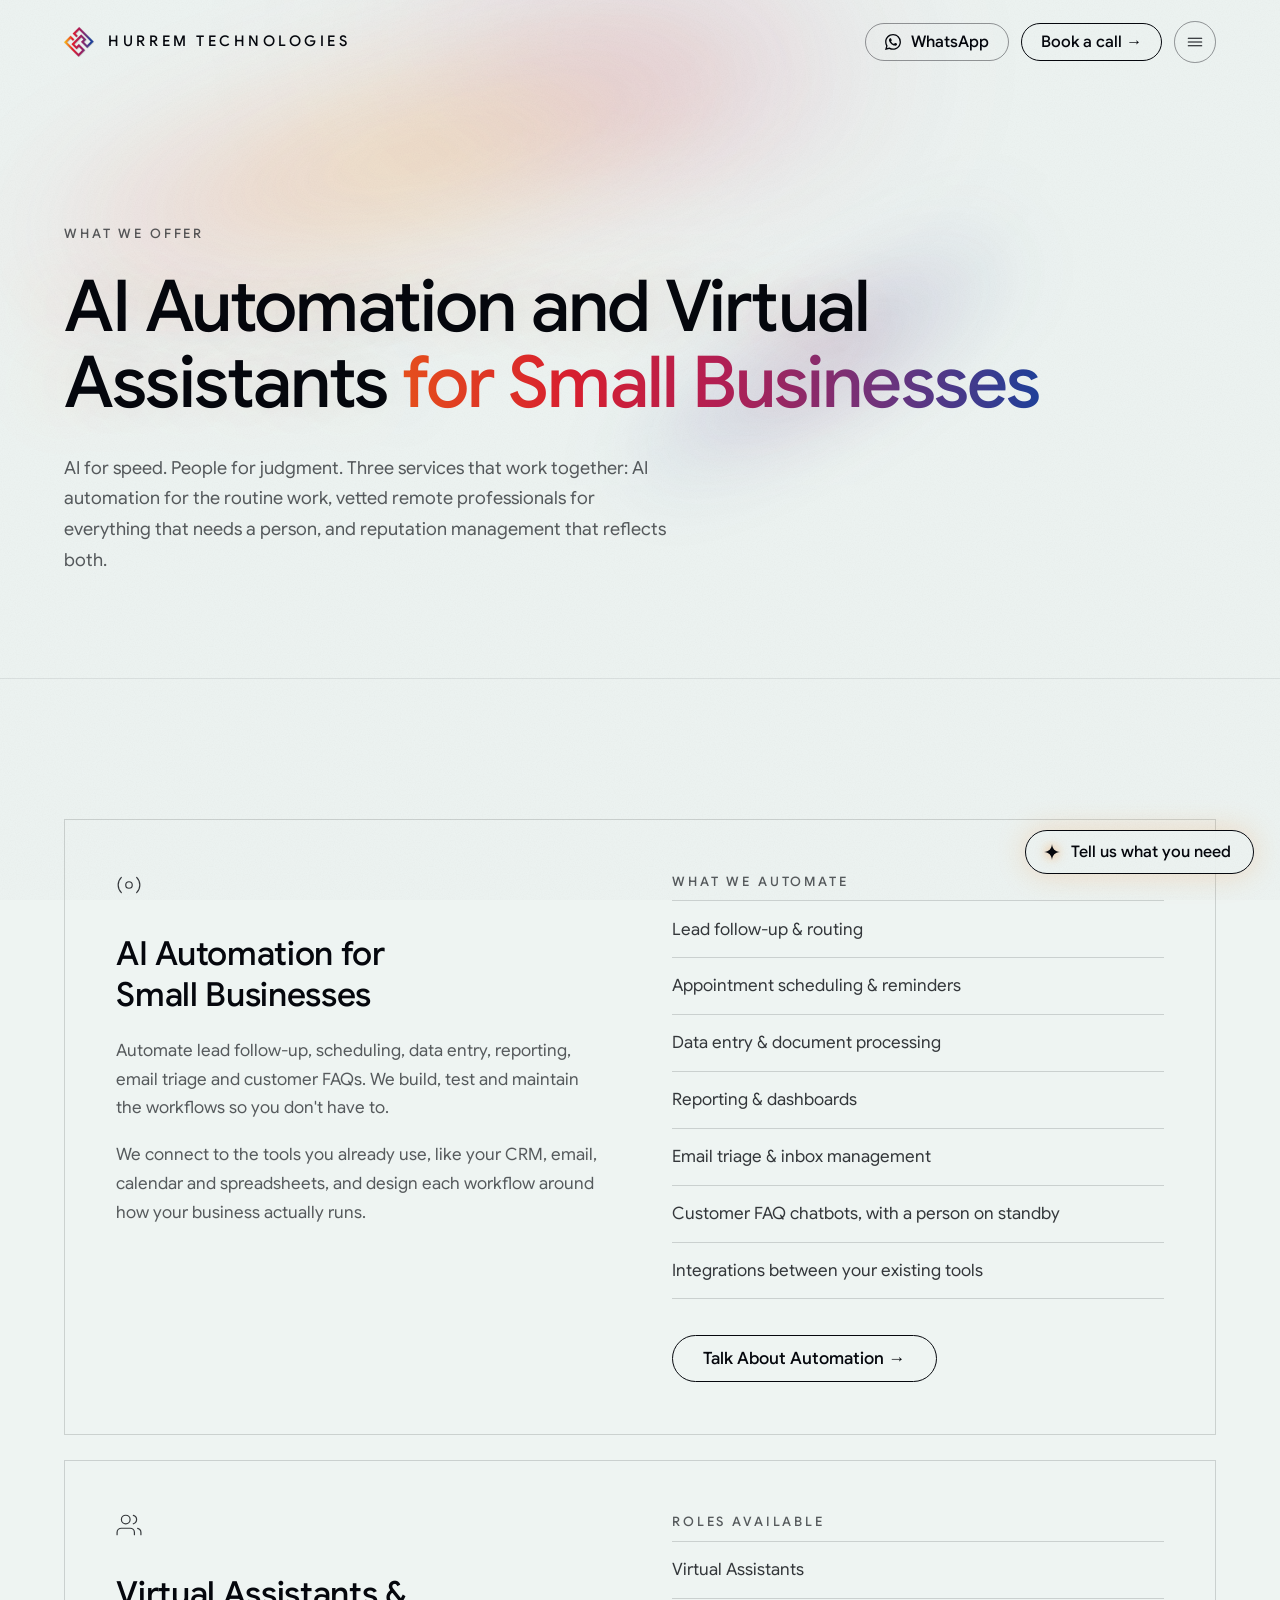
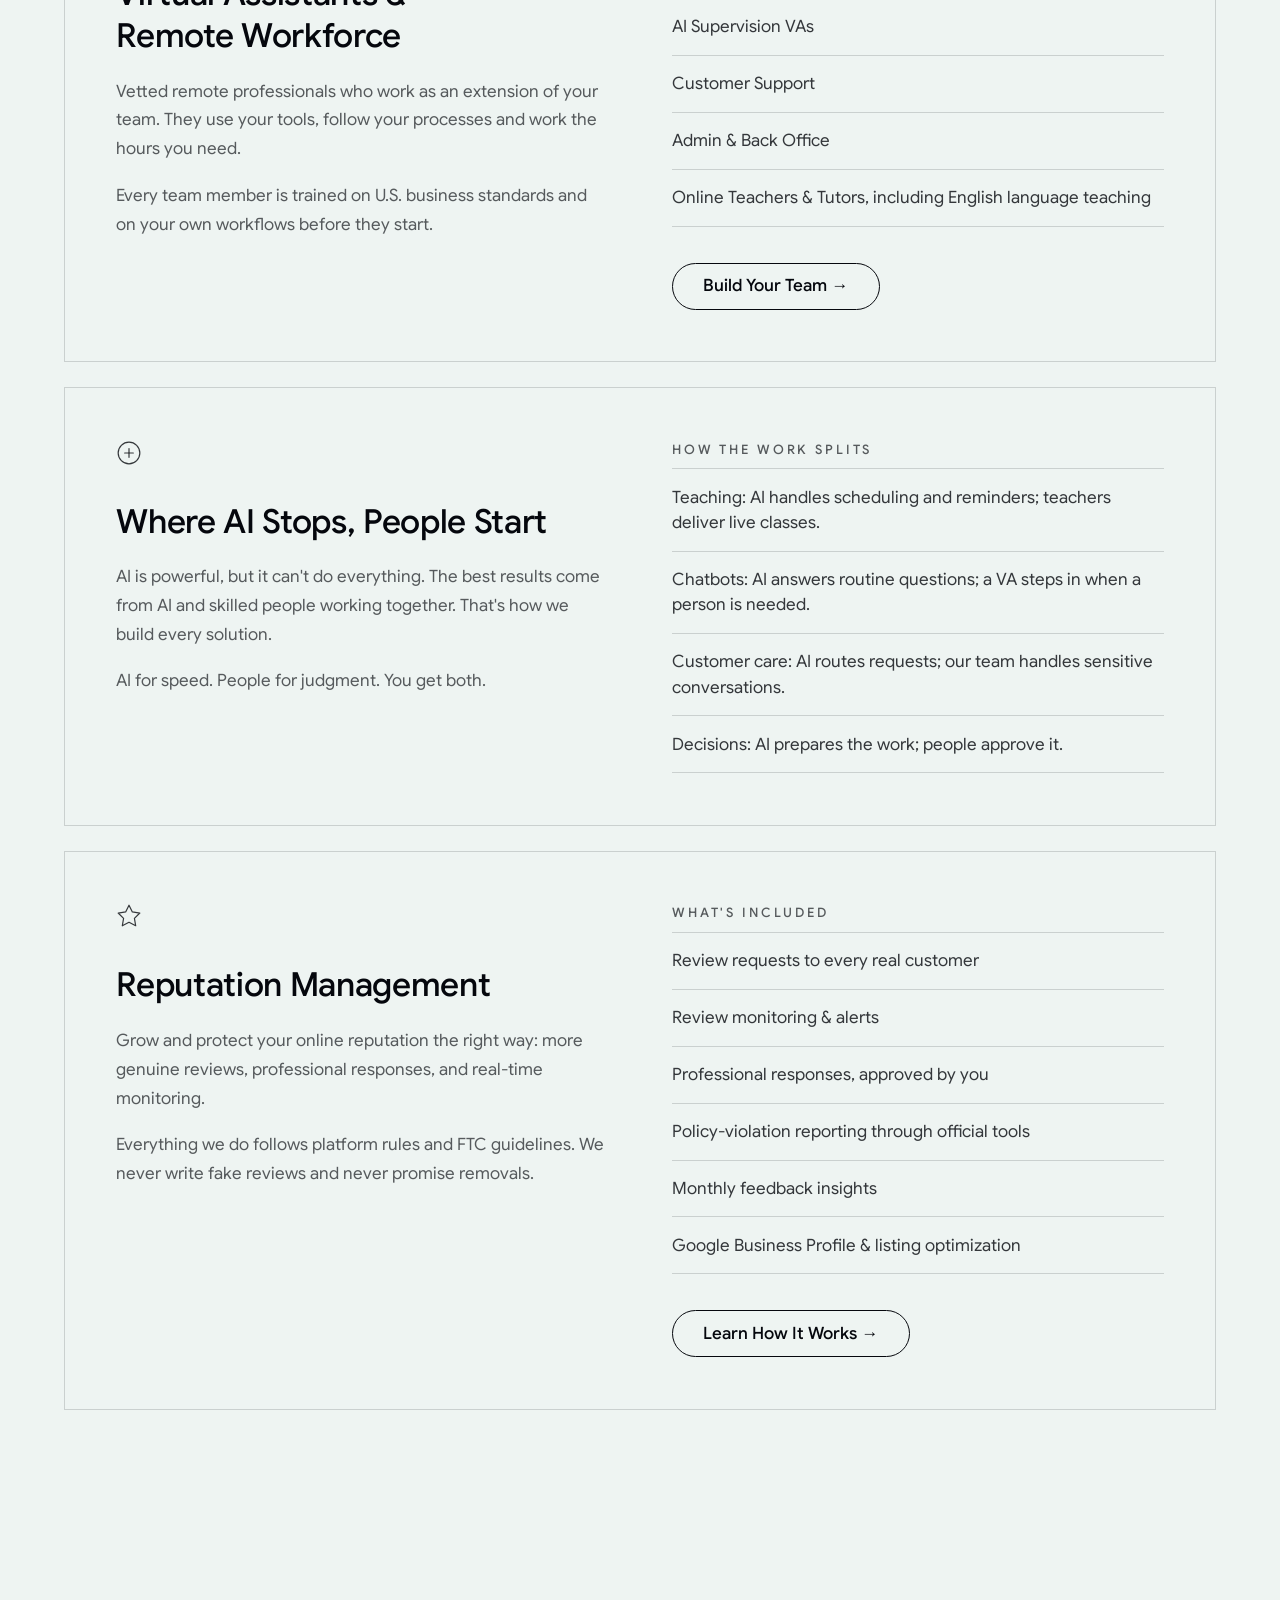
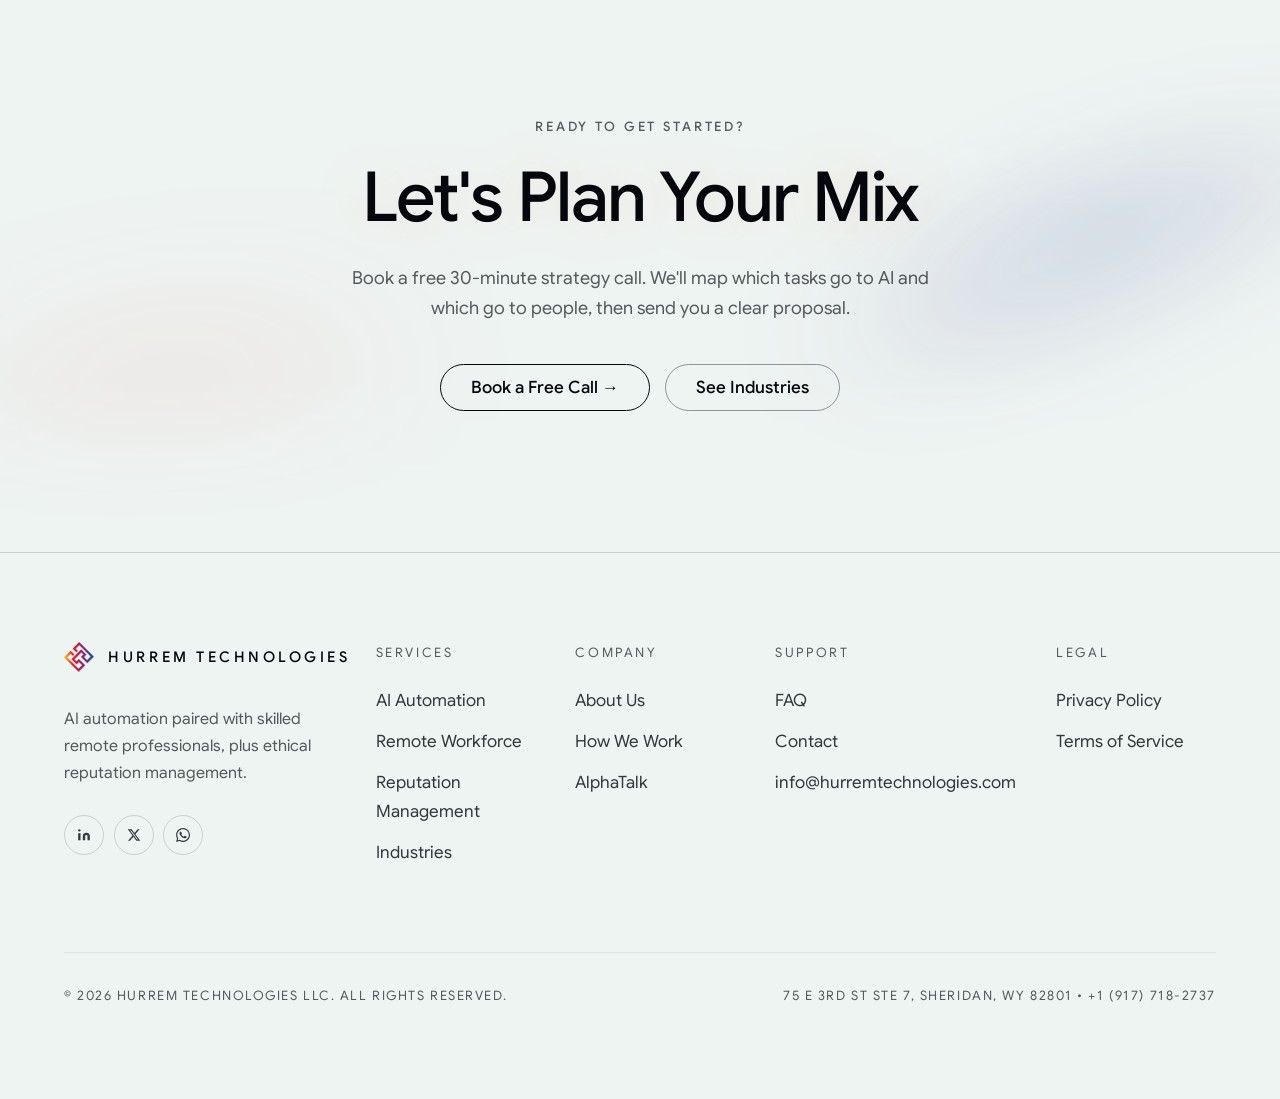
<file: services.html>
<!DOCTYPE html>
<html lang="en">
<head>
<meta charset="UTF-8"/>
<meta name="viewport" content="width=device-width,initial-scale=1"/>
<title>AI Automation Services &amp; Virtual Assistants | Hurrem Technologies</title>
<meta name="description" content="Done-for-you AI automation for small businesses, vetted virtual assistants for U.S. companies and ethical reputation management from Hurrem Technologies."/>
<meta name="keywords" content="AI automation services, remote workforce, virtual assistants, AI supervision, online teachers, English language teaching, reputation management"/>
<meta name="robots" content="index, follow"/>
<link rel="canonical" href="https://www.hurremtechnologies.com/services"/>
<meta property="og:type" content="website"/>
<meta property="og:url" content="https://www.hurremtechnologies.com/services"/>
<meta property="og:title" content="AI Automation Services &amp; Virtual Assistants | Hurrem Technologies"/>
<meta property="og:description" content="Done-for-you AI automation for small businesses, vetted virtual assistants for U.S. companies and ethical reputation management from Hurrem Technologies."/>
<meta property="og:image" content="https://www.hurremtechnologies.com/assets/og-image.png"/>
<meta property="og:site_name" content="Hurrem Technologies LLC"/>
<meta name="twitter:card" content="summary_large_image"/>
<meta name="twitter:title" content="AI Automation Services &amp; Virtual Assistants | Hurrem Technologies"/>
<meta name="twitter:description" content="Done-for-you AI automation for small businesses, vetted virtual assistants for U.S. companies and ethical reputation management from Hurrem Technologies."/>
<!-- Google tag (gtag.js) -->
<script async src="https://www.googletagmanager.com/gtag/js?id=G-JPX0Q8E571"></script>
<script>window.dataLayer=window.dataLayer||[];function gtag(){dataLayer.push(arguments);}gtag('js',new Date());gtag('config','G-JPX0Q8E571');</script>
<meta name="theme-color" content="#EEF4F2"/>
<link rel="icon" href="/favicon.ico" sizes="48x48"/>
<link rel="icon" type="image/png" sizes="96x96" href="/favicon-96x96.png"/>
<link rel="icon" type="image/png" sizes="192x192" href="/favicon-192x192.png"/>
<link rel="apple-touch-icon" href="/apple-touch-icon.png"/>
<link rel="preload" href="assets/fonts/google-sans-latin-wght-normal.woff2" as="font" type="font/woff2" crossorigin/>
<link rel="stylesheet" href="assets/site.css?v=11"/>
<script>document.documentElement.classList.add('js');</script>
</head>
<body>
<a class="skip" href="#main">Skip to content</a>
<div class="grain" aria-hidden="true"></div>

<header class="site-header" id="site-header">
  <div class="wrap nav">
    <a href="/" class="brand">
      <img src="assets/logo-icon.png" class="logo-mark" alt="" width="30" height="30">
      Hurrem Technologies
    </a>
    <nav class="nav-links" aria-label="Main navigation">
      <a href="/services" class="active" aria-current="page">Services</a>
      <a href="/reputation">Reputation Management</a>
      <a href="/industries">Industries</a>
      <a href="/process">Process</a>
      <a href="/alphatalk">AlphaTalk</a>
      <a href="/faq">FAQ</a>
      <a href="/contact">Contact</a>
    </nav>
    <div class="nav-right">
      <a class="btn-whatsapp" href="https://wa.me/19177182737" target="_blank" rel="noopener" aria-label="WhatsApp">
        <svg width="16" height="16" viewBox="0 0 24 24" fill="currentColor"><path d="M17.472 14.382c-.297-.149-1.758-.867-2.03-.967-.273-.099-.471-.148-.67.15-.197.297-.767.966-.94 1.164-.173.199-.347.223-.644.075-.297-.15-1.255-.463-2.39-1.475-.883-.788-1.48-1.761-1.653-2.059-.173-.297-.018-.458.13-.606.134-.133.298-.347.446-.52.149-.174.198-.298.298-.497.099-.198.05-.371-.025-.52-.075-.149-.669-1.612-.916-2.207-.242-.579-.487-.5-.669-.51-.173-.008-.371-.01-.57-.01-.198 0-.52.074-.792.372-.272.297-1.04 1.016-1.04 2.479 0 1.462 1.065 2.875 1.213 3.074.149.198 2.096 3.2 5.077 4.487.709.306 1.262.489 1.694.625.712.227 1.36.195 1.871.118.571-.085 1.758-.719 2.006-1.413.248-.694.248-1.289.173-1.413-.074-.124-.272-.198-.57-.347m-5.421 7.403h-.004a9.87 9.87 0 0 1-5.031-1.378l-.361-.214-3.741.982.998-3.648-.235-.374a9.86 9.86 0 0 1-1.51-5.26c.001-5.45 4.436-9.884 9.888-9.884 2.64 0 5.122 1.03 6.988 2.898a9.825 9.825 0 0 1 2.893 6.994c-.003 5.45-4.437 9.884-9.885 9.884m8.413-18.297A11.815 11.815 0 0 0 12.05 0C5.495 0 .16 5.335.157 11.892c0 2.096.547 4.142 1.588 5.945L.057 24l6.305-1.654a11.882 11.882 0 0 0 5.683 1.448h.005c6.554 0 11.89-5.335 11.893-11.893a11.821 11.821 0 0 0-3.48-8.413z"/></svg>
        <span>WhatsApp</span>
      </a>
      <a href="/contact" class="btn btn-primary">Book a call →</a>
      <button class="menu-toggle" id="menuBtn" aria-label="Toggle menu" aria-expanded="false" aria-controls="mobileMenu">
        <svg class="bars" width="18" height="18" viewBox="0 0 24 24" fill="none" stroke="currentColor" stroke-width="1.4" stroke-linecap="round"><line x1="3" y1="7" x2="21" y2="7"/><line x1="3" y1="12" x2="21" y2="12"/><line x1="3" y1="17" x2="21" y2="17"/></svg>
        <svg class="x-icon" width="18" height="18" viewBox="0 0 24 24" fill="none" stroke="currentColor" stroke-width="1.4" stroke-linecap="round"><line x1="18" y1="6" x2="6" y2="18"/><line x1="6" y1="6" x2="18" y2="18"/></svg>
      </button>
    </div>
  </div>
  <nav class="mobile-menu" id="mobileMenu" aria-label="Mobile navigation">
    <a href="/services">Services</a>
    <a href="/reputation">Reputation Management</a>
    <a href="/industries">Industries</a>
    <a href="/process">Process</a>
      <a href="/alphatalk">AlphaTalk</a>
    <a href="/faq">FAQ</a>
    <a href="/contact">Contact</a>
    <a href="https://wa.me/19177182737" target="_blank" rel="noopener"><svg width="16" height="16" viewBox="0 0 24 24" fill="currentColor"><path d="M17.472 14.382c-.297-.149-1.758-.867-2.03-.967-.273-.099-.471-.148-.67.15-.197.297-.767.966-.94 1.164-.173.199-.347.223-.644.075-.297-.15-1.255-.463-2.39-1.475-.883-.788-1.48-1.761-1.653-2.059-.173-.297-.018-.458.13-.606.134-.133.298-.347.446-.52.149-.174.198-.298.298-.497.099-.198.05-.371-.025-.52-.075-.149-.669-1.612-.916-2.207-.242-.579-.487-.5-.669-.51-.173-.008-.371-.01-.57-.01-.198 0-.52.074-.792.372-.272.297-1.04 1.016-1.04 2.479 0 1.462 1.065 2.875 1.213 3.074.149.198 2.096 3.2 5.077 4.487.709.306 1.262.489 1.694.625.712.227 1.36.195 1.871.118.571-.085 1.758-.719 2.006-1.413.248-.694.248-1.289.173-1.413-.074-.124-.272-.198-.57-.347m-5.421 7.403h-.004a9.87 9.87 0 0 1-5.031-1.378l-.361-.214-3.741.982.998-3.648-.235-.374a9.86 9.86 0 0 1-1.51-5.26c.001-5.45 4.436-9.884 9.888-9.884 2.64 0 5.122 1.03 6.988 2.898a9.825 9.825 0 0 1 2.893 6.994c-.003 5.45-4.437 9.884-9.885 9.884m8.413-18.297A11.815 11.815 0 0 0 12.05 0C5.495 0 .16 5.335.157 11.892c0 2.096.547 4.142 1.588 5.945L.057 24l6.305-1.654a11.882 11.882 0 0 0 5.683 1.448h.005c6.554 0 11.89-5.335 11.893-11.893a11.821 11.821 0 0 0-3.48-8.413z"/></svg> WhatsApp</a>
    <a href="/contact" class="m-cta">Book a call →</a>
  </nav>
</header>

<main id="main">
<section class="page-hero">
  <div class="aurora aurora--quiet" aria-hidden="true"><span class="ribbon r1"></span><span class="ribbon r3"></span><span class="ribbon r4"></span></div>
  <div class="wrap">
    <div class="eyebrow">What we offer</div>
    <h1 class="page-title">AI Automation and Virtual Assistants <span class="gradient-text">for Small Businesses</span></h1>
    <p>AI for speed. People for judgment. Three services that work together: AI automation for the routine work, vetted remote professionals for everything that needs a person, and reputation management that reflects both.</p>
  </div>
</section>

<section>
  <div class="wrap">

    <!-- AI Automation -->
    <div class="svc-detail reveal" id="ai-automation">
      <div class="svc-detail-inner">
        <div>
          <div class="svc-icon-lg"><svg width="28" height="28" viewBox="0 0 24 24" fill="none" stroke="currentColor" stroke-width="2" stroke-linecap="round" stroke-linejoin="round"><circle cx="12" cy="12" r="3"/><path d="M19.07 4.93a10 10 0 0 1 0 14.14"/><path d="M4.93 4.93a10 10 0 0 0 0 14.14"/></svg></div>
          <h3>AI Automation for Small Businesses</h3>
          <p>Automate lead follow-up, scheduling, data entry, reporting, email triage and customer FAQs. We build, test and maintain the workflows so you don't have to.</p>
          <p>We connect to the tools you already use, like your CRM, email, calendar and spreadsheets, and design each workflow around how your business actually runs.</p>
        </div>
        <div>
          <p class="label">What we automate</p>
          <ul>
            <li>Lead follow-up &amp; routing</li>
            <li>Appointment scheduling &amp; reminders</li>
            <li>Data entry &amp; document processing</li>
            <li>Reporting &amp; dashboards</li>
            <li>Email triage &amp; inbox management</li>
            <li>Customer FAQ chatbots, with a person on standby</li>
            <li>Integrations between your existing tools</li>
          </ul>
          <div style="margin-top:28px">
            <a href="/contact" class="btn btn-primary">Talk About Automation →</a>
          </div>
        </div>
      </div>
    </div>

    <!-- Remote Workforce -->
    <div class="svc-detail reveal" id="remote-workforce">
      <div class="svc-detail-inner">
        <div>
          <div class="svc-icon-lg"><svg width="28" height="28" viewBox="0 0 24 24" fill="none" stroke="currentColor" stroke-width="2" stroke-linecap="round" stroke-linejoin="round"><path d="M17 21v-2a4 4 0 0 0-4-4H5a4 4 0 0 0-4 4v2"/><circle cx="9" cy="7" r="4"/><path d="M23 21v-2a4 4 0 0 0-3-3.87"/><path d="M16 3.13a4 4 0 0 1 0 7.75"/></svg></div>
          <h3>Virtual Assistants &amp; Remote Workforce</h3>
          <p>Vetted remote professionals who work as an extension of your team. They use your tools, follow your processes and work the hours you need.</p>
          <p>Every team member is trained on U.S. business standards and on your own workflows before they start.</p>
        </div>
        <div>
          <p class="label">Roles available</p>
          <ul>
            <li>Virtual Assistants</li>
            <li>AI Supervision VAs</li>
            <li>Customer Support</li>
            <li>Admin &amp; Back Office</li>
            <li>Online Teachers &amp; Tutors, including English language teaching</li>
          </ul>
          <div style="margin-top:28px">
            <a href="/contact" class="btn btn-primary">Build Your Team →</a>
          </div>
        </div>
      </div>
    </div>

    <!-- AI + Human explainer -->
    <div class="svc-detail reveal" id="ai-plus-human">
      <div class="svc-detail-inner">
        <div>
          <div class="svc-icon-lg"><svg width="28" height="28" viewBox="0 0 24 24" fill="none" stroke="currentColor" stroke-width="2" stroke-linecap="round" stroke-linejoin="round"><circle cx="12" cy="12" r="10"/><path d="M8 12h8"/><path d="M12 8v8"/></svg></div>
          <h3>Where AI Stops, People Start</h3>
          <p>AI is powerful, but it can't do everything. The best results come from AI and skilled people working together. That's how we build every solution.</p>
          <p>AI for speed. People for judgment. You get both.</p>
        </div>
        <div>
          <p class="label">How the work splits</p>
          <ul>
            <li>Teaching: AI handles scheduling and reminders; teachers deliver live classes.</li>
            <li>Chatbots: AI answers routine questions; a VA steps in when a person is needed.</li>
            <li>Customer care: AI routes requests; our team handles sensitive conversations.</li>
            <li>Decisions: AI prepares the work; people approve it.</li>
          </ul>
        </div>
      </div>
    </div>

    <!-- Reputation Management -->
    <div class="svc-detail reveal" id="reputation-management">
      <div class="svc-detail-inner">
        <div>
          <div class="svc-icon-lg"><svg width="28" height="28" viewBox="0 0 24 24" fill="none" stroke="currentColor" stroke-width="2" stroke-linecap="round" stroke-linejoin="round"><polygon points="12 2 15.09 8.26 22 9.27 17 14.14 18.18 21.02 12 17.77 5.82 21.02 7 14.14 2 9.27 8.91 8.26 12 2"/></svg></div>
          <h3>Reputation Management</h3>
          <p>Grow and protect your online reputation the right way: more genuine reviews, professional responses, and real-time monitoring.</p>
          <p>Everything we do follows platform rules and FTC guidelines. We never write fake reviews and never promise removals.</p>
        </div>
        <div>
          <p class="label">What's included</p>
          <ul>
            <li>Review requests to every real customer</li>
            <li>Review monitoring &amp; alerts</li>
            <li>Professional responses, approved by you</li>
            <li>Policy-violation reporting through official tools</li>
            <li>Monthly feedback insights</li>
            <li>Google Business Profile &amp; listing optimization</li>
          </ul>
          <div style="margin-top:28px">
            <a href="/reputation" class="btn btn-primary">Learn How It Works →</a>
          </div>
        </div>
      </div>
    </div>

  </div>
</section>

<section class="cta-strip">
  <div class="aurora aurora--low" aria-hidden="true"><span class="ribbon r2"></span><span class="ribbon r5"></span></div>
  <div class="wrap">
    <div class="cta-strip-inner reveal">
      <div class="eyebrow">Ready to get started?</div>
      <h2>Let's Plan Your Mix</h2>
      <p>Book a free 30-minute strategy call. We'll map which tasks go to AI and which go to people, then send you a clear proposal.</p>
      <div class="cta-strip-btns">
        <a href="/contact" class="btn btn-primary">Book a Free Call →</a>
        <a href="/industries" class="btn btn-ghost">See Industries</a>
      </div>
    </div>
  </div>
</section>
</main>

<footer>
  <div class="wrap">
    <div class="foot-grid">
      <div class="foot-about">
        <a href="/" class="brand">
          <img src="assets/logo-icon.png" class="logo-mark" alt="" width="30" height="30">
          Hurrem Technologies
        </a>
        <p>AI automation paired with skilled remote professionals, plus ethical reputation management.</p>
        <div class="socials">
          <a class="social" href="https://www.linkedin.com/company/109564985" target="_blank" rel="noopener" aria-label="LinkedIn"><svg width="16" height="16" viewBox="0 0 24 24" fill="currentColor"><path d="M16 8a6 6 0 0 1 6 6v7h-4v-7a2 2 0 0 0-2-2 2 2 0 0 0-2 2v7h-4v-7a6 6 0 0 1 6-6z"/><rect x="2" y="9" width="4" height="12"/><circle cx="4" cy="4" r="2"/></svg></a>
          <a class="social" href="https://x.com/hurrem_ai" target="_blank" rel="noopener" aria-label="X"><svg width="16" height="16" viewBox="0 0 24 24" fill="currentColor"><path d="M18.244 2.25h3.308l-7.227 8.26 8.502 11.24H16.17l-5.214-6.817L4.99 21.75H1.68l7.73-8.835L1.254 2.25H8.08l4.713 6.231zm-1.161 17.52h1.833L7.084 4.126H5.117z"/></svg></a>
          <a class="social" href="https://wa.me/19177182737" target="_blank" rel="noopener" aria-label="WhatsApp"><svg width="16" height="16" viewBox="0 0 24 24" fill="currentColor"><path d="M17.472 14.382c-.297-.149-1.758-.867-2.03-.967-.273-.099-.471-.148-.67.15-.197.297-.767.966-.94 1.164-.173.199-.347.223-.644.075-.297-.15-1.255-.463-2.39-1.475-.883-.788-1.48-1.761-1.653-2.059-.173-.297-.018-.458.13-.606.134-.133.298-.347.446-.52.149-.174.198-.298.298-.497.099-.198.05-.371-.025-.52-.075-.149-.669-1.612-.916-2.207-.242-.579-.487-.5-.669-.51-.173-.008-.371-.01-.57-.01-.198 0-.52.074-.792.372-.272.297-1.04 1.016-1.04 2.479 0 1.462 1.065 2.875 1.213 3.074.149.198 2.096 3.2 5.077 4.487.709.306 1.262.489 1.694.625.712.227 1.36.195 1.871.118.571-.085 1.758-.719 2.006-1.413.248-.694.248-1.289.173-1.413-.074-.124-.272-.198-.57-.347m-5.421 7.403h-.004a9.87 9.87 0 0 1-5.031-1.378l-.361-.214-3.741.982.998-3.648-.235-.374a9.86 9.86 0 0 1-1.51-5.26c.001-5.45 4.436-9.884 9.888-9.884 2.64 0 5.122 1.03 6.988 2.898a9.825 9.825 0 0 1 2.893 6.994c-.003 5.45-4.437 9.884-9.885 9.884m8.413-18.297A11.815 11.815 0 0 0 12.05 0C5.495 0 .16 5.335.157 11.892c0 2.096.547 4.142 1.588 5.945L.057 24l6.305-1.654a11.882 11.882 0 0 0 5.683 1.448h.005c6.554 0 11.89-5.335 11.893-11.893a11.821 11.821 0 0 0-3.48-8.413z"/></svg></a>
        </div>
      </div>
      <div class="foot-col"><h5>Services</h5><a href="/services#ai-automation">AI Automation</a><a href="/services#remote-workforce">Remote Workforce</a><a href="/reputation">Reputation Management</a><a href="/industries">Industries</a></div>
      <div class="foot-col"><h5>Company</h5><a href="/#about">About Us</a><a href="/process">How We Work</a><a href="/alphatalk">AlphaTalk</a></div>
      <div class="foot-col"><h5>Support</h5><a href="/faq">FAQ</a><a href="/contact">Contact</a><a href="mailto:info@hurremtechnologies.com">info@hurremtechnologies.com</a></div>
      <div class="foot-col"><h5>Legal</h5><a href="/privacy-policy">Privacy Policy</a><a href="/terms">Terms of Service</a></div>
    </div>
    <div class="foot-bottom">
      <span>© 2026 Hurrem Technologies LLC. All rights reserved.</span>
      <span>75 E 3rd St Ste 7, Sheridan, WY 82801 &bull; <a href="tel:+19177182737">+1 (917) 718-2737</a></span>
    </div>
  </div>
</footer>

<script src="assets/site.js?v=7" defer></script>
<script src="assets/assistant.js?v=2" defer></script>
<script src="assets/spark.js?v=3" defer></script>
</body>
</html>
</file>
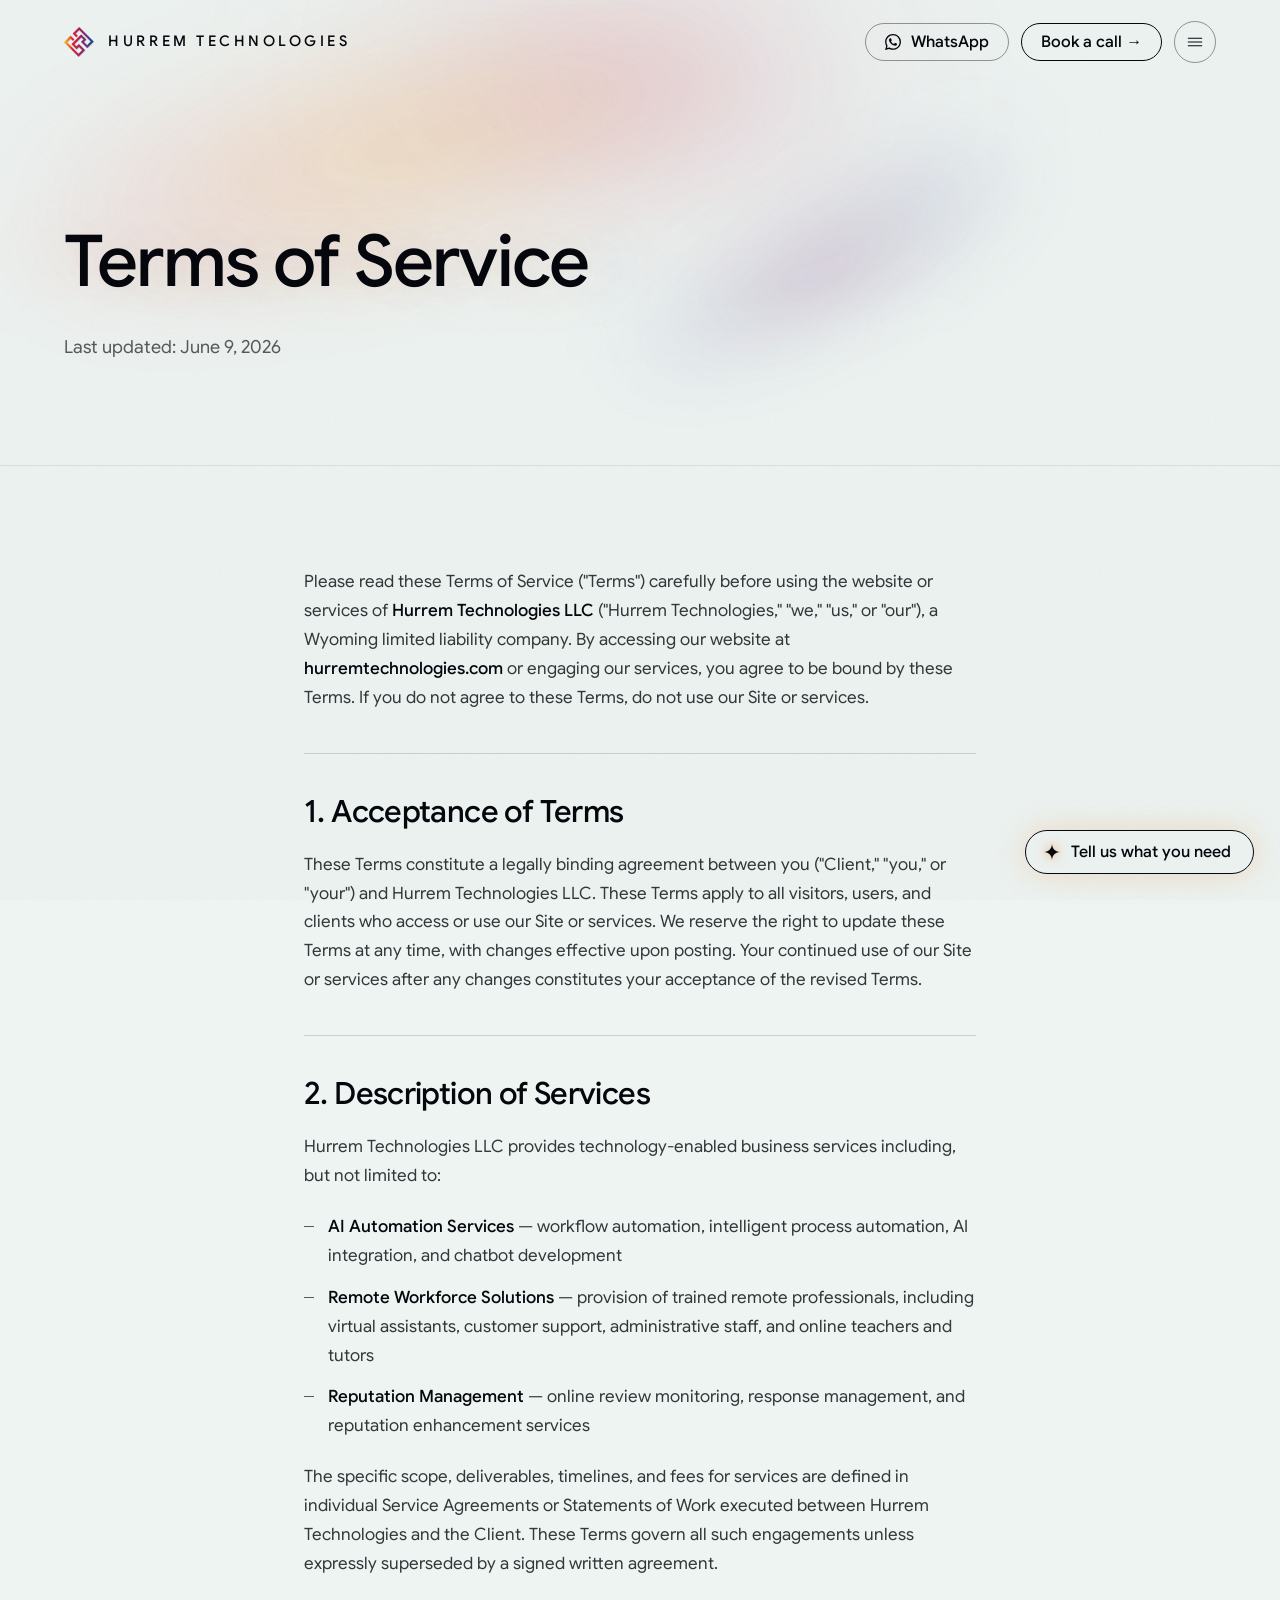
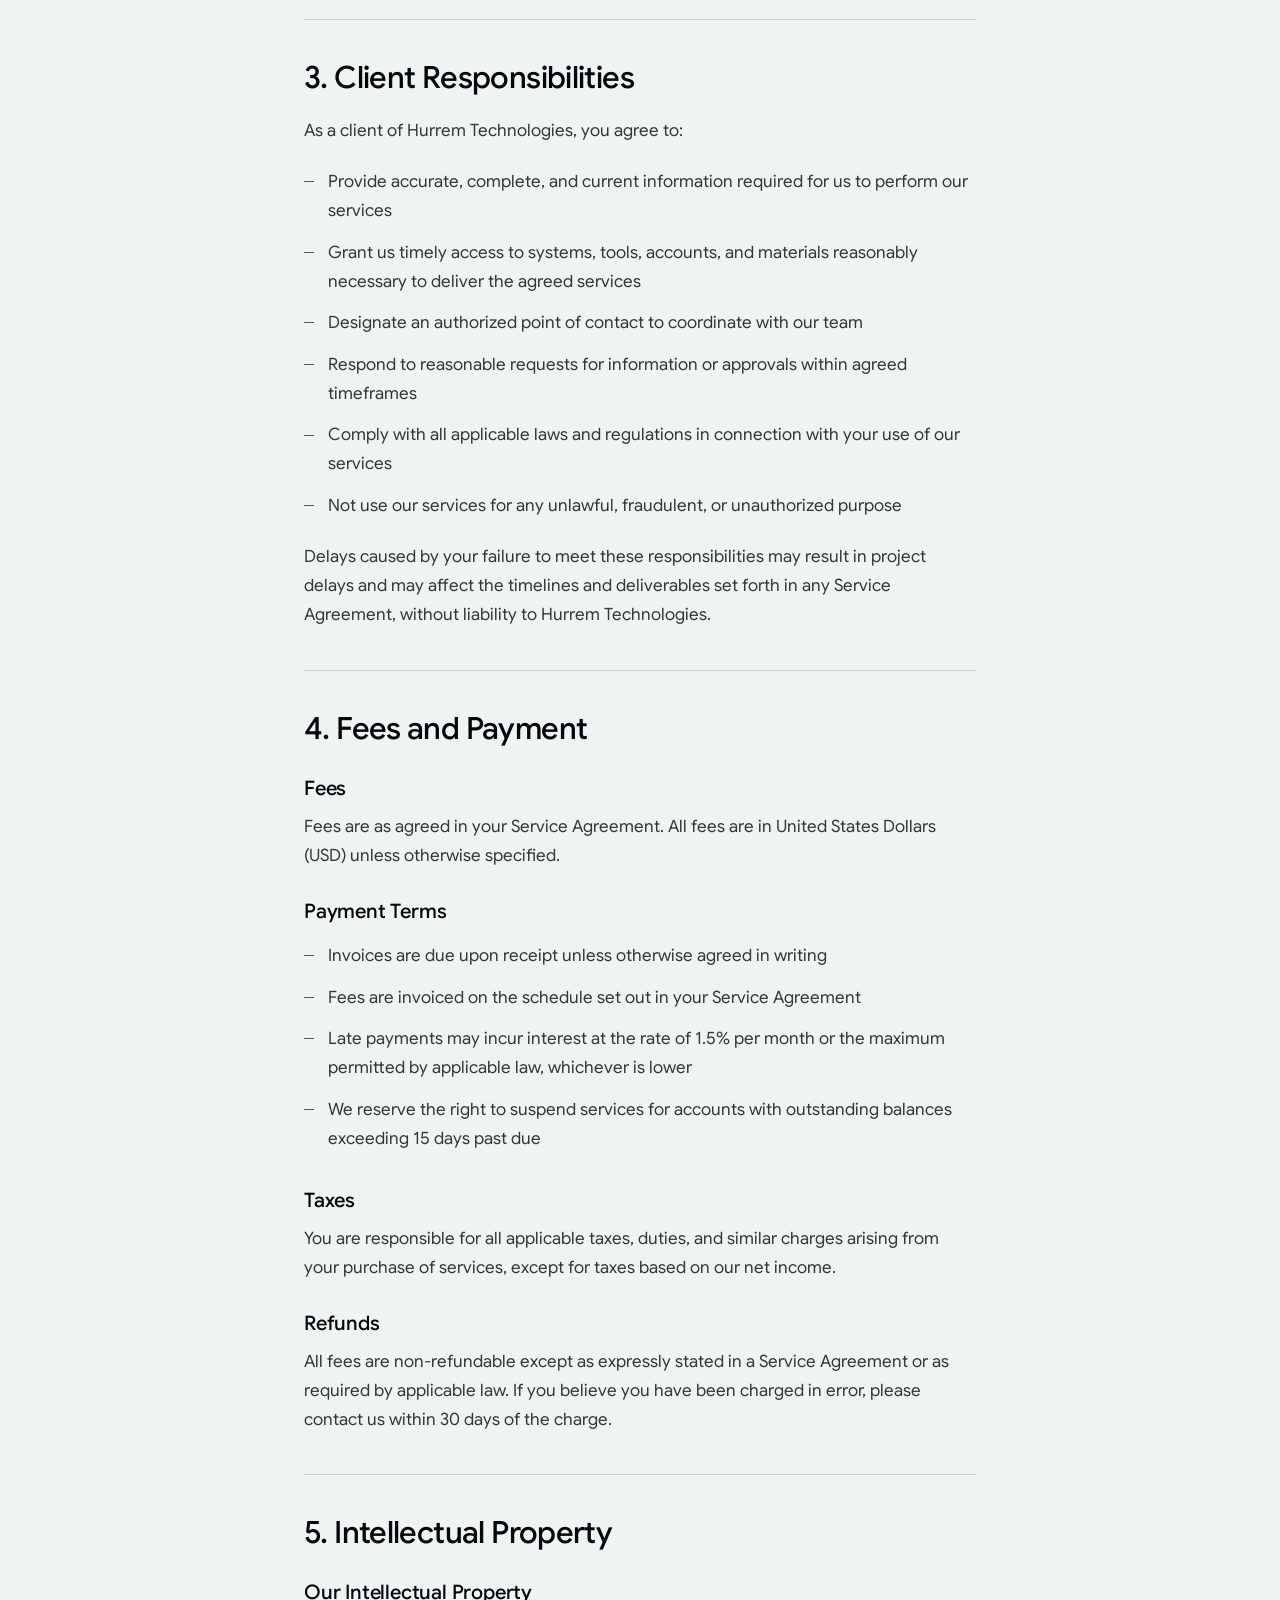
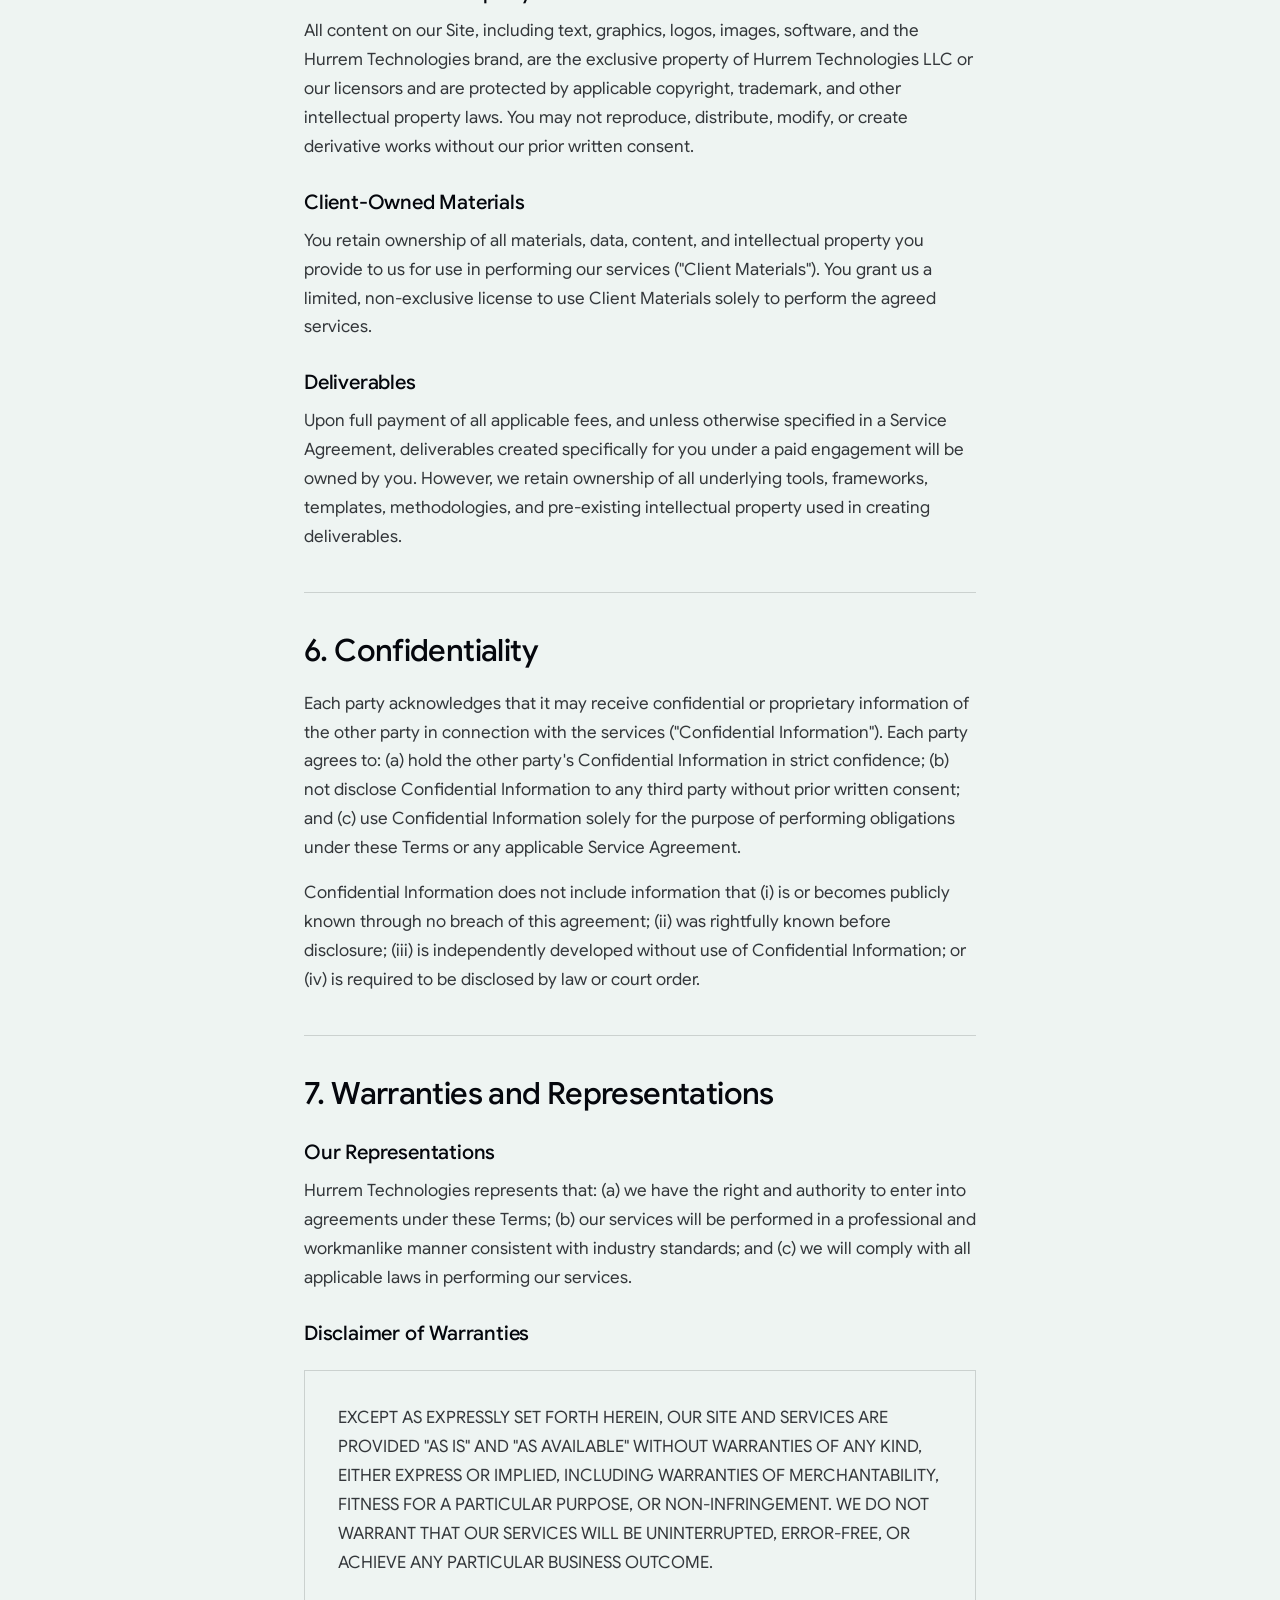
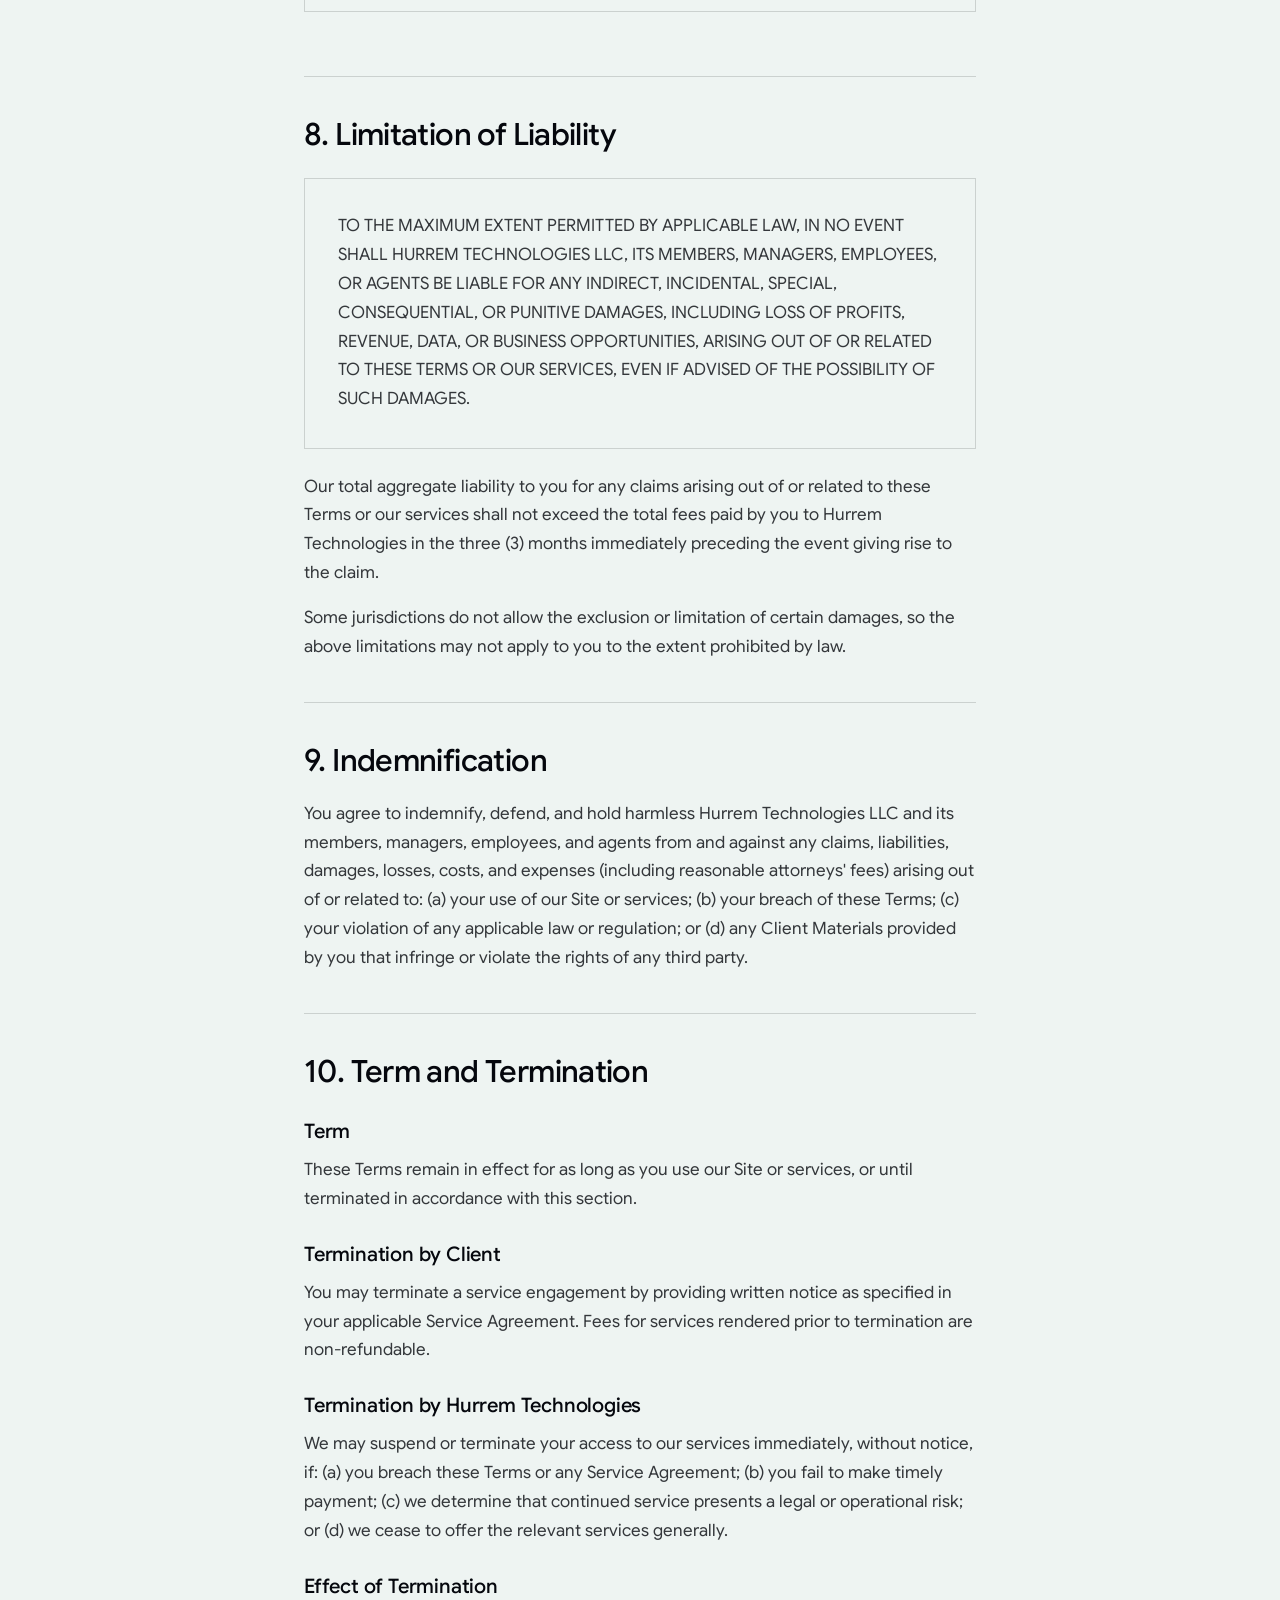
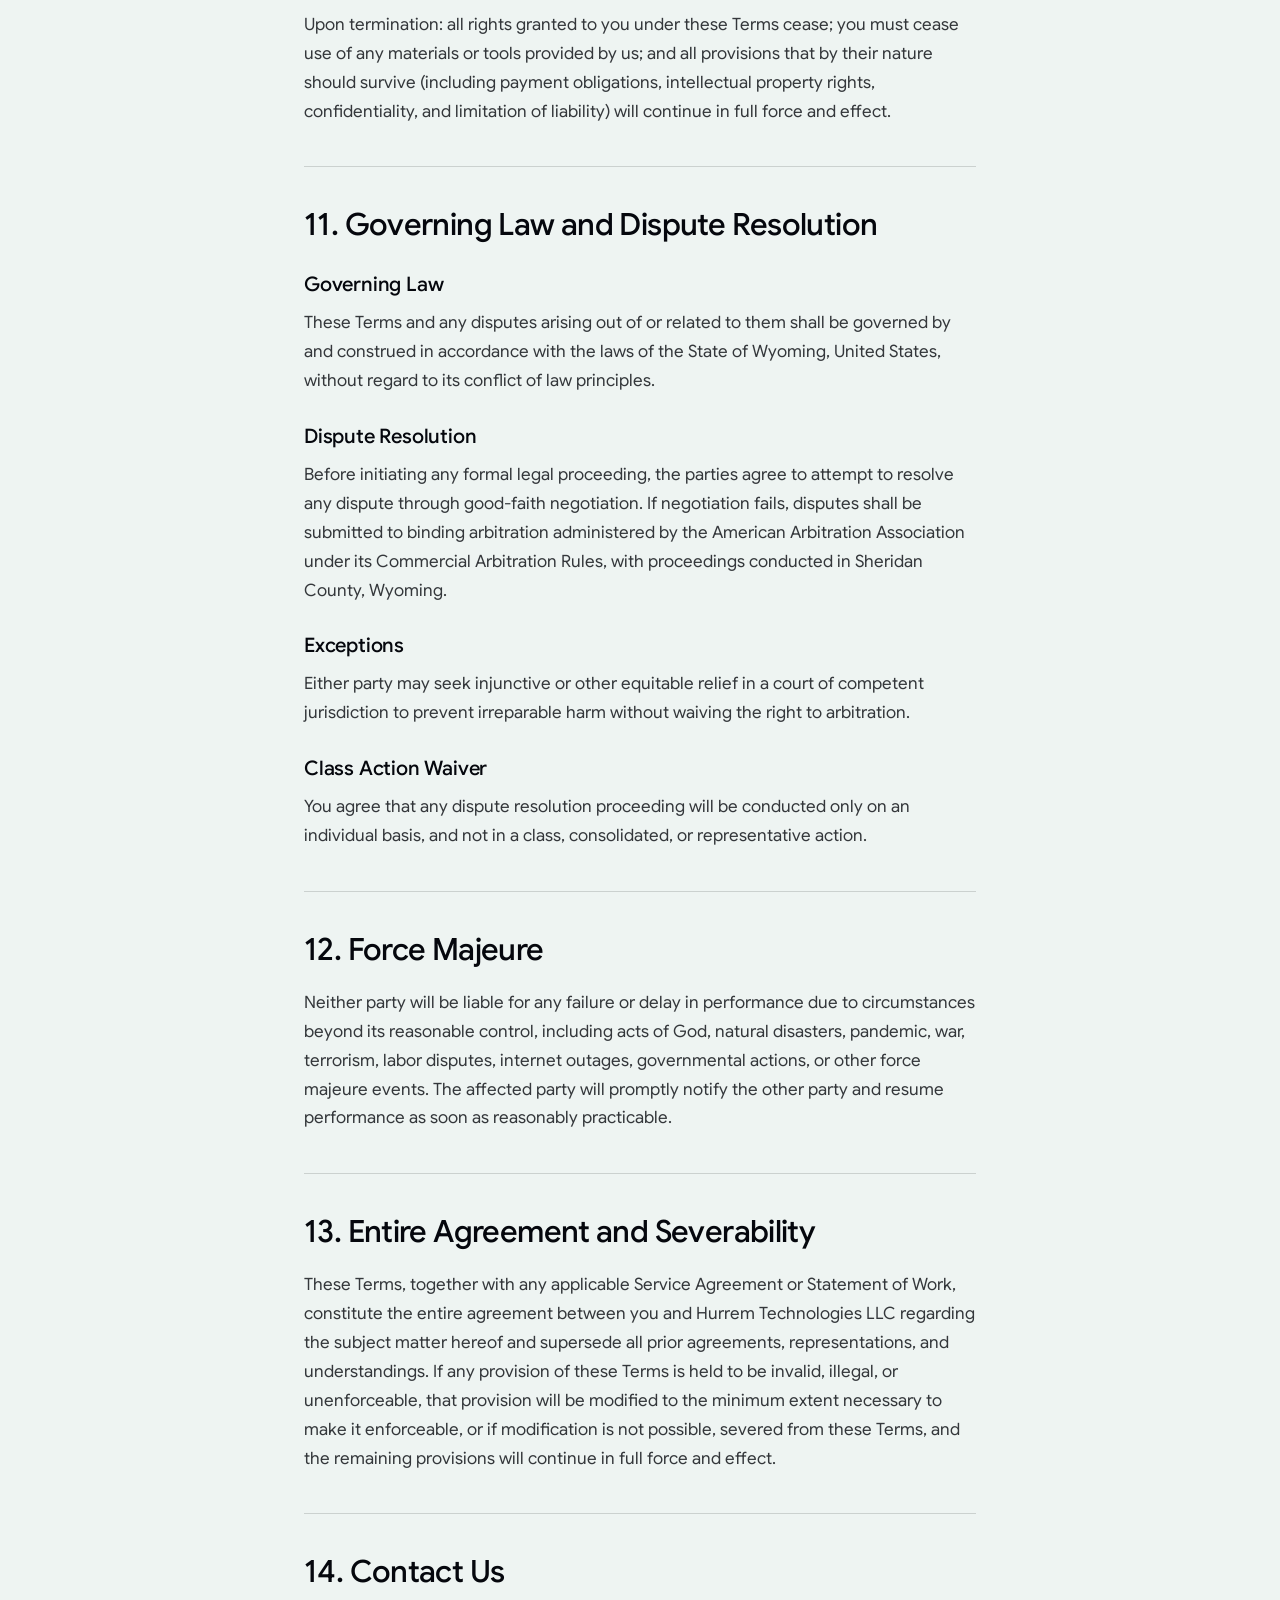
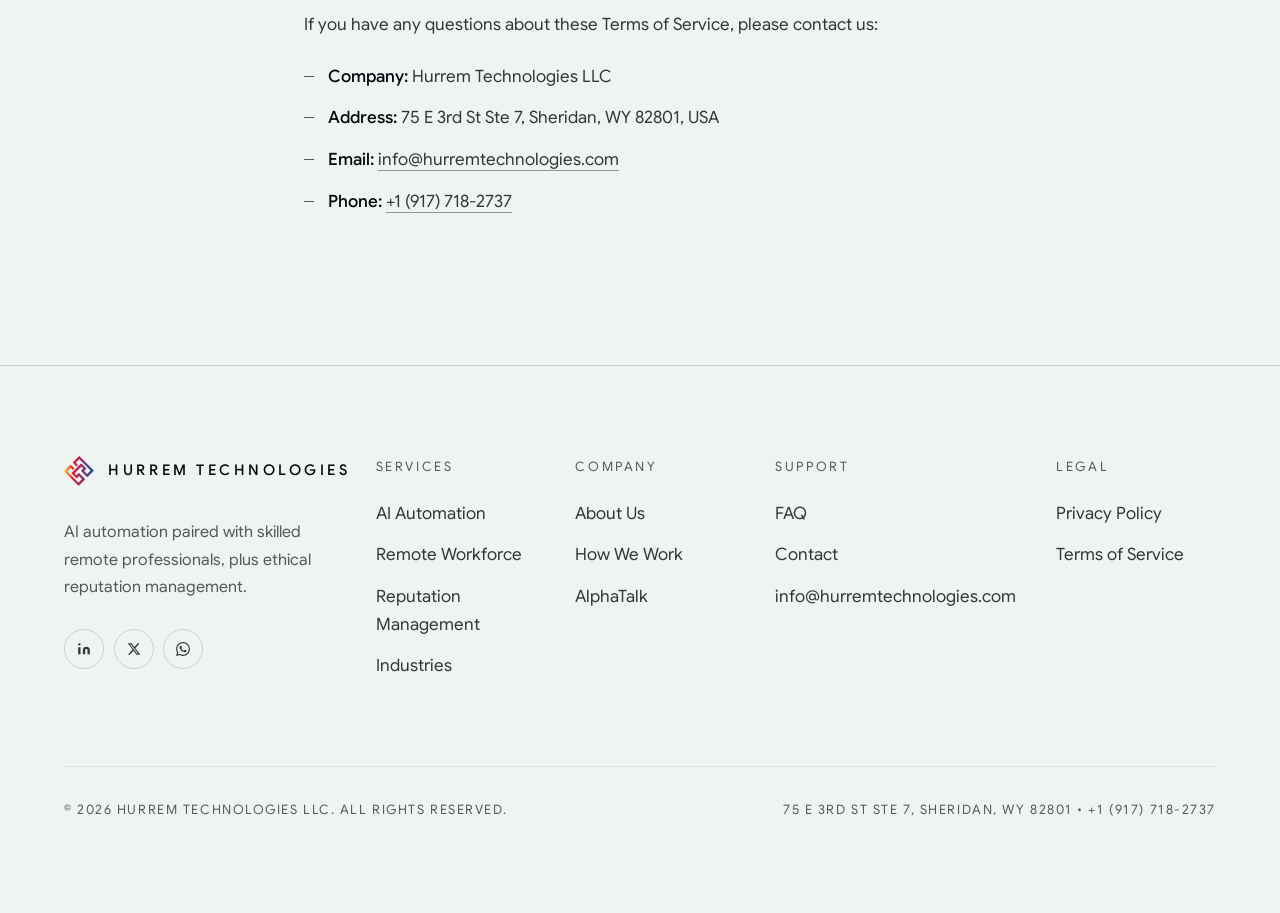
<file: terms.html>
<!DOCTYPE html>
<html lang="en">
<head>
<meta charset="UTF-8"/>
<meta name="viewport" content="width=device-width,initial-scale=1"/>
<title>Terms of Service | Hurrem Technologies LLC</title>
<meta name="description" content="Terms of Service for Hurrem Technologies LLC — the terms governing your use of our website and services."/>
<meta name="robots" content="index, follow"/>
<link rel="canonical" href="https://www.hurremtechnologies.com/terms"/>
<meta property="og:type" content="website"/>
<meta property="og:url" content="https://www.hurremtechnologies.com/terms"/>
<meta property="og:title" content="Terms of Service | Hurrem Technologies LLC"/>
<meta property="og:description" content="Terms of Service for Hurrem Technologies LLC — the legal terms governing your use of our website and services."/>
<meta property="og:image" content="https://www.hurremtechnologies.com/assets/og-image.png"/>
<meta property="og:site_name" content="Hurrem Technologies LLC"/>
<meta name="twitter:card" content="summary_large_image"/>
<meta name="twitter:title" content="Terms of Service | Hurrem Technologies LLC"/>
<meta name="twitter:description" content="Terms of Service for Hurrem Technologies LLC — the legal terms governing your use of our website and services."/>
<!-- Google tag (gtag.js) -->
<script async src="https://www.googletagmanager.com/gtag/js?id=G-JPX0Q8E571"></script>
<script>window.dataLayer=window.dataLayer||[];function gtag(){dataLayer.push(arguments);}gtag('js',new Date());gtag('config','G-JPX0Q8E571');</script>
<meta name="theme-color" content="#EEF4F2"/>
<link rel="icon" href="/favicon.ico" sizes="48x48"/>
<link rel="icon" type="image/png" sizes="96x96" href="/favicon-96x96.png"/>
<link rel="icon" type="image/png" sizes="192x192" href="/favicon-192x192.png"/>
<link rel="apple-touch-icon" href="/apple-touch-icon.png"/>
<link rel="preload" href="assets/fonts/google-sans-latin-wght-normal.woff2" as="font" type="font/woff2" crossorigin/>
<link rel="stylesheet" href="assets/site.css?v=11"/>
<script>document.documentElement.classList.add('js');</script>
</head>
<body>
<a class="skip" href="#main">Skip to content</a>
<div class="grain" aria-hidden="true"></div>

<header class="site-header" id="site-header">
  <div class="wrap nav">
    <a href="/" class="brand">
      <img src="assets/logo-icon.png" class="logo-mark" alt="" width="30" height="30">
      Hurrem Technologies
    </a>
    <nav class="nav-links" aria-label="Main navigation">
      <a href="/services">Services</a>
      <a href="/reputation">Reputation Management</a>
      <a href="/industries">Industries</a>
      <a href="/process">Process</a>
      <a href="/alphatalk">AlphaTalk</a>
      <a href="/faq">FAQ</a>
      <a href="/contact">Contact</a>
    </nav>
    <div class="nav-right">
      <a class="btn-whatsapp" href="https://wa.me/19177182737" target="_blank" rel="noopener" aria-label="WhatsApp">
        <svg width="16" height="16" viewBox="0 0 24 24" fill="currentColor"><path d="M17.472 14.382c-.297-.149-1.758-.867-2.03-.967-.273-.099-.471-.148-.67.15-.197.297-.767.966-.94 1.164-.173.199-.347.223-.644.075-.297-.15-1.255-.463-2.39-1.475-.883-.788-1.48-1.761-1.653-2.059-.173-.297-.018-.458.13-.606.134-.133.298-.347.446-.52.149-.174.198-.298.298-.497.099-.198.05-.371-.025-.52-.075-.149-.669-1.612-.916-2.207-.242-.579-.487-.5-.669-.51-.173-.008-.371-.01-.57-.01-.198 0-.52.074-.792.372-.272.297-1.04 1.016-1.04 2.479 0 1.462 1.065 2.875 1.213 3.074.149.198 2.096 3.2 5.077 4.487.709.306 1.262.489 1.694.625.712.227 1.36.195 1.871.118.571-.085 1.758-.719 2.006-1.413.248-.694.248-1.289.173-1.413-.074-.124-.272-.198-.57-.347m-5.421 7.403h-.004a9.87 9.87 0 0 1-5.031-1.378l-.361-.214-3.741.982.998-3.648-.235-.374a9.86 9.86 0 0 1-1.51-5.26c.001-5.45 4.436-9.884 9.888-9.884 2.64 0 5.122 1.03 6.988 2.898a9.825 9.825 0 0 1 2.893 6.994c-.003 5.45-4.437 9.884-9.885 9.884m8.413-18.297A11.815 11.815 0 0 0 12.05 0C5.495 0 .16 5.335.157 11.892c0 2.096.547 4.142 1.588 5.945L.057 24l6.305-1.654a11.882 11.882 0 0 0 5.683 1.448h.005c6.554 0 11.89-5.335 11.893-11.893a11.821 11.821 0 0 0-3.48-8.413z"/></svg>
        <span>WhatsApp</span>
      </a>
      <a href="/contact" class="btn btn-primary">Book a call →</a>
      <button class="menu-toggle" id="menuBtn" aria-label="Toggle menu" aria-expanded="false" aria-controls="mobileMenu">
        <svg class="bars" width="18" height="18" viewBox="0 0 24 24" fill="none" stroke="currentColor" stroke-width="1.4" stroke-linecap="round"><line x1="3" y1="7" x2="21" y2="7"/><line x1="3" y1="12" x2="21" y2="12"/><line x1="3" y1="17" x2="21" y2="17"/></svg>
        <svg class="x-icon" width="18" height="18" viewBox="0 0 24 24" fill="none" stroke="currentColor" stroke-width="1.4" stroke-linecap="round"><line x1="18" y1="6" x2="6" y2="18"/><line x1="6" y1="6" x2="18" y2="18"/></svg>
      </button>
    </div>
  </div>
  <nav class="mobile-menu" id="mobileMenu" aria-label="Mobile navigation">
    <a href="/services">Services</a>
    <a href="/reputation">Reputation Management</a>
    <a href="/industries">Industries</a>
    <a href="/process">Process</a>
      <a href="/alphatalk">AlphaTalk</a>
    <a href="/faq">FAQ</a>
    <a href="/contact">Contact</a>
    <a href="https://wa.me/19177182737" target="_blank" rel="noopener"><svg width="16" height="16" viewBox="0 0 24 24" fill="currentColor"><path d="M17.472 14.382c-.297-.149-1.758-.867-2.03-.967-.273-.099-.471-.148-.67.15-.197.297-.767.966-.94 1.164-.173.199-.347.223-.644.075-.297-.15-1.255-.463-2.39-1.475-.883-.788-1.48-1.761-1.653-2.059-.173-.297-.018-.458.13-.606.134-.133.298-.347.446-.52.149-.174.198-.298.298-.497.099-.198.05-.371-.025-.52-.075-.149-.669-1.612-.916-2.207-.242-.579-.487-.5-.669-.51-.173-.008-.371-.01-.57-.01-.198 0-.52.074-.792.372-.272.297-1.04 1.016-1.04 2.479 0 1.462 1.065 2.875 1.213 3.074.149.198 2.096 3.2 5.077 4.487.709.306 1.262.489 1.694.625.712.227 1.36.195 1.871.118.571-.085 1.758-.719 2.006-1.413.248-.694.248-1.289.173-1.413-.074-.124-.272-.198-.57-.347m-5.421 7.403h-.004a9.87 9.87 0 0 1-5.031-1.378l-.361-.214-3.741.982.998-3.648-.235-.374a9.86 9.86 0 0 1-1.51-5.26c.001-5.45 4.436-9.884 9.888-9.884 2.64 0 5.122 1.03 6.988 2.898a9.825 9.825 0 0 1 2.893 6.994c-.003 5.45-4.437 9.884-9.885 9.884m8.413-18.297A11.815 11.815 0 0 0 12.05 0C5.495 0 .16 5.335.157 11.892c0 2.096.547 4.142 1.588 5.945L.057 24l6.305-1.654a11.882 11.882 0 0 0 5.683 1.448h.005c6.554 0 11.89-5.335 11.893-11.893a11.821 11.821 0 0 0-3.48-8.413z"/></svg> WhatsApp</a>
    <a href="/contact" class="m-cta">Book a call →</a>
  </nav>
</header>

<main id="main" class="legal"><section class="page-hero">
  <div class="aurora aurora--quiet" aria-hidden="true"><span class="ribbon r1"></span><span class="ribbon r3"></span><span class="ribbon r4"></span></div>
  <h1>Terms of Service</h1>
  <p>Last updated: June 9, 2026</p>
</section>

<div class="policy-wrap">

  <div class="policy-intro">
    <p>Please read these Terms of Service ("Terms") carefully before using the website or services of <strong>Hurrem Technologies LLC</strong> ("Hurrem Technologies," "we," "us," or "our"), a Wyoming limited liability company. By accessing our website at <strong>hurremtechnologies.com</strong> or engaging our services, you agree to be bound by these Terms. If you do not agree to these Terms, do not use our Site or services.</p>
  </div>

  <div class="policy-section">
    <h2>1. Acceptance of Terms</h2>
    <p>These Terms constitute a legally binding agreement between you ("Client," "you," or "your") and Hurrem Technologies LLC. These Terms apply to all visitors, users, and clients who access or use our Site or services. We reserve the right to update these Terms at any time, with changes effective upon posting. Your continued use of our Site or services after any changes constitutes your acceptance of the revised Terms.</p>
  </div>

  <div class="policy-section">
    <h2>2. Description of Services</h2>
    <p>Hurrem Technologies LLC provides technology-enabled business services including, but not limited to:</p>
    <ul>
      <li><strong>AI Automation Services</strong> — workflow automation, intelligent process automation, AI integration, and chatbot development</li>
      <li><strong>Remote Workforce Solutions</strong> — provision of trained remote professionals, including virtual assistants, customer support, administrative staff, and online teachers and tutors</li>
      <li><strong>Reputation Management</strong> — online review monitoring, response management, and reputation enhancement services</li>
    </ul>
    <p>The specific scope, deliverables, timelines, and fees for services are defined in individual Service Agreements or Statements of Work executed between Hurrem Technologies and the Client. These Terms govern all such engagements unless expressly superseded by a signed written agreement.</p>
  </div>

  <div class="policy-section">
    <h2>3. Client Responsibilities</h2>
    <p>As a client of Hurrem Technologies, you agree to:</p>
    <ul>
      <li>Provide accurate, complete, and current information required for us to perform our services</li>
      <li>Grant us timely access to systems, tools, accounts, and materials reasonably necessary to deliver the agreed services</li>
      <li>Designate an authorized point of contact to coordinate with our team</li>
      <li>Respond to reasonable requests for information or approvals within agreed timeframes</li>
      <li>Comply with all applicable laws and regulations in connection with your use of our services</li>
      <li>Not use our services for any unlawful, fraudulent, or unauthorized purpose</li>
    </ul>
    <p>Delays caused by your failure to meet these responsibilities may result in project delays and may affect the timelines and deliverables set forth in any Service Agreement, without liability to Hurrem Technologies.</p>
  </div>

  <div class="policy-section">
    <h2>4. Fees and Payment</h2>
    <h3>Fees</h3>
    <p>Fees are as agreed in your Service Agreement. All fees are in United States Dollars (USD) unless otherwise specified.</p>
    <h3>Payment Terms</h3>
    <ul>
      <li>Invoices are due upon receipt unless otherwise agreed in writing</li>
      <li>Fees are invoiced on the schedule set out in your Service Agreement</li>
      <li>Late payments may incur interest at the rate of 1.5% per month or the maximum permitted by applicable law, whichever is lower</li>
      <li>We reserve the right to suspend services for accounts with outstanding balances exceeding 15 days past due</li>
    </ul>
    <h3>Taxes</h3>
    <p>You are responsible for all applicable taxes, duties, and similar charges arising from your purchase of services, except for taxes based on our net income.</p>
    <h3>Refunds</h3>
    <p>All fees are non-refundable except as expressly stated in a Service Agreement or as required by applicable law. If you believe you have been charged in error, please contact us within 30 days of the charge.</p>
  </div>

  <div class="policy-section">
    <h2>5. Intellectual Property</h2>
    <h3>Our Intellectual Property</h3>
    <p>All content on our Site, including text, graphics, logos, images, software, and the Hurrem Technologies brand, are the exclusive property of Hurrem Technologies LLC or our licensors and are protected by applicable copyright, trademark, and other intellectual property laws. You may not reproduce, distribute, modify, or create derivative works without our prior written consent.</p>
    <h3>Client-Owned Materials</h3>
    <p>You retain ownership of all materials, data, content, and intellectual property you provide to us for use in performing our services ("Client Materials"). You grant us a limited, non-exclusive license to use Client Materials solely to perform the agreed services.</p>
    <h3>Deliverables</h3>
    <p>Upon full payment of all applicable fees, and unless otherwise specified in a Service Agreement, deliverables created specifically for you under a paid engagement will be owned by you. However, we retain ownership of all underlying tools, frameworks, templates, methodologies, and pre-existing intellectual property used in creating deliverables.</p>
  </div>

  <div class="policy-section">
    <h2>6. Confidentiality</h2>
    <p>Each party acknowledges that it may receive confidential or proprietary information of the other party in connection with the services ("Confidential Information"). Each party agrees to: (a) hold the other party's Confidential Information in strict confidence; (b) not disclose Confidential Information to any third party without prior written consent; and (c) use Confidential Information solely for the purpose of performing obligations under these Terms or any applicable Service Agreement.</p>
    <p>Confidential Information does not include information that (i) is or becomes publicly known through no breach of this agreement; (ii) was rightfully known before disclosure; (iii) is independently developed without use of Confidential Information; or (iv) is required to be disclosed by law or court order.</p>
  </div>

  <div class="policy-section">
    <h2>7. Warranties and Representations</h2>
    <h3>Our Representations</h3>
    <p>Hurrem Technologies represents that: (a) we have the right and authority to enter into agreements under these Terms; (b) our services will be performed in a professional and workmanlike manner consistent with industry standards; and (c) we will comply with all applicable laws in performing our services.</p>
    <h3>Disclaimer of Warranties</h3>
    <div class="highlight-box">
      <p>EXCEPT AS EXPRESSLY SET FORTH HEREIN, OUR SITE AND SERVICES ARE PROVIDED "AS IS" AND "AS AVAILABLE" WITHOUT WARRANTIES OF ANY KIND, EITHER EXPRESS OR IMPLIED, INCLUDING WARRANTIES OF MERCHANTABILITY, FITNESS FOR A PARTICULAR PURPOSE, OR NON-INFRINGEMENT. WE DO NOT WARRANT THAT OUR SERVICES WILL BE UNINTERRUPTED, ERROR-FREE, OR ACHIEVE ANY PARTICULAR BUSINESS OUTCOME.</p>
    </div>
  </div>

  <div class="policy-section">
    <h2>8. Limitation of Liability</h2>
    <div class="highlight-box">
      <p>TO THE MAXIMUM EXTENT PERMITTED BY APPLICABLE LAW, IN NO EVENT SHALL HURREM TECHNOLOGIES LLC, ITS MEMBERS, MANAGERS, EMPLOYEES, OR AGENTS BE LIABLE FOR ANY INDIRECT, INCIDENTAL, SPECIAL, CONSEQUENTIAL, OR PUNITIVE DAMAGES, INCLUDING LOSS OF PROFITS, REVENUE, DATA, OR BUSINESS OPPORTUNITIES, ARISING OUT OF OR RELATED TO THESE TERMS OR OUR SERVICES, EVEN IF ADVISED OF THE POSSIBILITY OF SUCH DAMAGES.</p>
    </div>
    <p>Our total aggregate liability to you for any claims arising out of or related to these Terms or our services shall not exceed the total fees paid by you to Hurrem Technologies in the three (3) months immediately preceding the event giving rise to the claim.</p>
    <p>Some jurisdictions do not allow the exclusion or limitation of certain damages, so the above limitations may not apply to you to the extent prohibited by law.</p>
  </div>

  <div class="policy-section">
    <h2>9. Indemnification</h2>
    <p>You agree to indemnify, defend, and hold harmless Hurrem Technologies LLC and its members, managers, employees, and agents from and against any claims, liabilities, damages, losses, costs, and expenses (including reasonable attorneys' fees) arising out of or related to: (a) your use of our Site or services; (b) your breach of these Terms; (c) your violation of any applicable law or regulation; or (d) any Client Materials provided by you that infringe or violate the rights of any third party.</p>
  </div>

  <div class="policy-section">
    <h2>10. Term and Termination</h2>
    <h3>Term</h3>
    <p>These Terms remain in effect for as long as you use our Site or services, or until terminated in accordance with this section.</p>
    <h3>Termination by Client</h3>
    <p>You may terminate a service engagement by providing written notice as specified in your applicable Service Agreement. Fees for services rendered prior to termination are non-refundable.</p>
    <h3>Termination by Hurrem Technologies</h3>
    <p>We may suspend or terminate your access to our services immediately, without notice, if: (a) you breach these Terms or any Service Agreement; (b) you fail to make timely payment; (c) we determine that continued service presents a legal or operational risk; or (d) we cease to offer the relevant services generally.</p>
    <h3>Effect of Termination</h3>
    <p>Upon termination: all rights granted to you under these Terms cease; you must cease use of any materials or tools provided by us; and all provisions that by their nature should survive (including payment obligations, intellectual property rights, confidentiality, and limitation of liability) will continue in full force and effect.</p>
  </div>

  <div class="policy-section">
    <h2>11. Governing Law and Dispute Resolution</h2>
    <h3>Governing Law</h3>
    <p>These Terms and any disputes arising out of or related to them shall be governed by and construed in accordance with the laws of the State of Wyoming, United States, without regard to its conflict of law principles.</p>
    <h3>Dispute Resolution</h3>
    <p>Before initiating any formal legal proceeding, the parties agree to attempt to resolve any dispute through good-faith negotiation. If negotiation fails, disputes shall be submitted to binding arbitration administered by the American Arbitration Association under its Commercial Arbitration Rules, with proceedings conducted in Sheridan County, Wyoming.</p>
    <h3>Exceptions</h3>
    <p>Either party may seek injunctive or other equitable relief in a court of competent jurisdiction to prevent irreparable harm without waiving the right to arbitration.</p>
    <h3>Class Action Waiver</h3>
    <p>You agree that any dispute resolution proceeding will be conducted only on an individual basis, and not in a class, consolidated, or representative action.</p>
  </div>

  <div class="policy-section">
    <h2>12. Force Majeure</h2>
    <p>Neither party will be liable for any failure or delay in performance due to circumstances beyond its reasonable control, including acts of God, natural disasters, pandemic, war, terrorism, labor disputes, internet outages, governmental actions, or other force majeure events. The affected party will promptly notify the other party and resume performance as soon as reasonably practicable.</p>
  </div>

  <div class="policy-section">
    <h2>13. Entire Agreement and Severability</h2>
    <p>These Terms, together with any applicable Service Agreement or Statement of Work, constitute the entire agreement between you and Hurrem Technologies LLC regarding the subject matter hereof and supersede all prior agreements, representations, and understandings. If any provision of these Terms is held to be invalid, illegal, or unenforceable, that provision will be modified to the minimum extent necessary to make it enforceable, or if modification is not possible, severed from these Terms, and the remaining provisions will continue in full force and effect.</p>
  </div>

  <div class="policy-section">
    <h2>14. Contact Us</h2>
    <p>If you have any questions about these Terms of Service, please contact us:</p>
    <ul>
      <li><strong>Company:</strong> Hurrem Technologies LLC</li>
      <li><strong>Address:</strong> 75 E 3rd St Ste 7, Sheridan, WY 82801, USA</li>
      <li><strong>Email:</strong> <a href="mailto:info@hurremtechnologies.com">info@hurremtechnologies.com</a></li>
      <li><strong>Phone:</strong> <a href="tel:+19177182737">+1 (917) 718-2737</a></li>
    </ul>
  </div>

</div>

</main>

<footer>
  <div class="wrap">
    <div class="foot-grid">
      <div class="foot-about">
        <a href="/" class="brand">
          <img src="assets/logo-icon.png" class="logo-mark" alt="" width="30" height="30">
          Hurrem Technologies
        </a>
        <p>AI automation paired with skilled remote professionals, plus ethical reputation management.</p>
        <div class="socials">
          <a class="social" href="https://www.linkedin.com/company/109564985" target="_blank" rel="noopener" aria-label="LinkedIn"><svg width="16" height="16" viewBox="0 0 24 24" fill="currentColor"><path d="M16 8a6 6 0 0 1 6 6v7h-4v-7a2 2 0 0 0-2-2 2 2 0 0 0-2 2v7h-4v-7a6 6 0 0 1 6-6z"/><rect x="2" y="9" width="4" height="12"/><circle cx="4" cy="4" r="2"/></svg></a>
          <a class="social" href="https://x.com/hurrem_ai" target="_blank" rel="noopener" aria-label="X"><svg width="16" height="16" viewBox="0 0 24 24" fill="currentColor"><path d="M18.244 2.25h3.308l-7.227 8.26 8.502 11.24H16.17l-5.214-6.817L4.99 21.75H1.68l7.73-8.835L1.254 2.25H8.08l4.713 6.231zm-1.161 17.52h1.833L7.084 4.126H5.117z"/></svg></a>
          <a class="social" href="https://wa.me/19177182737" target="_blank" rel="noopener" aria-label="WhatsApp"><svg width="16" height="16" viewBox="0 0 24 24" fill="currentColor"><path d="M17.472 14.382c-.297-.149-1.758-.867-2.03-.967-.273-.099-.471-.148-.67.15-.197.297-.767.966-.94 1.164-.173.199-.347.223-.644.075-.297-.15-1.255-.463-2.39-1.475-.883-.788-1.48-1.761-1.653-2.059-.173-.297-.018-.458.13-.606.134-.133.298-.347.446-.52.149-.174.198-.298.298-.497.099-.198.05-.371-.025-.52-.075-.149-.669-1.612-.916-2.207-.242-.579-.487-.5-.669-.51-.173-.008-.371-.01-.57-.01-.198 0-.52.074-.792.372-.272.297-1.04 1.016-1.04 2.479 0 1.462 1.065 2.875 1.213 3.074.149.198 2.096 3.2 5.077 4.487.709.306 1.262.489 1.694.625.712.227 1.36.195 1.871.118.571-.085 1.758-.719 2.006-1.413.248-.694.248-1.289.173-1.413-.074-.124-.272-.198-.57-.347m-5.421 7.403h-.004a9.87 9.87 0 0 1-5.031-1.378l-.361-.214-3.741.982.998-3.648-.235-.374a9.86 9.86 0 0 1-1.51-5.26c.001-5.45 4.436-9.884 9.888-9.884 2.64 0 5.122 1.03 6.988 2.898a9.825 9.825 0 0 1 2.893 6.994c-.003 5.45-4.437 9.884-9.885 9.884m8.413-18.297A11.815 11.815 0 0 0 12.05 0C5.495 0 .16 5.335.157 11.892c0 2.096.547 4.142 1.588 5.945L.057 24l6.305-1.654a11.882 11.882 0 0 0 5.683 1.448h.005c6.554 0 11.89-5.335 11.893-11.893a11.821 11.821 0 0 0-3.48-8.413z"/></svg></a>
        </div>
      </div>
      <div class="foot-col"><h5>Services</h5><a href="/services#ai-automation">AI Automation</a><a href="/services#remote-workforce">Remote Workforce</a><a href="/reputation">Reputation Management</a><a href="/industries">Industries</a></div>
      <div class="foot-col"><h5>Company</h5><a href="/#about">About Us</a><a href="/process">How We Work</a><a href="/alphatalk">AlphaTalk</a></div>
      <div class="foot-col"><h5>Support</h5><a href="/faq">FAQ</a><a href="/contact">Contact</a><a href="mailto:info@hurremtechnologies.com">info@hurremtechnologies.com</a></div>
      <div class="foot-col"><h5>Legal</h5><a href="/privacy-policy">Privacy Policy</a><a href="/terms">Terms of Service</a></div>
    </div>
    <div class="foot-bottom">
      <span>© 2026 Hurrem Technologies LLC. All rights reserved.</span>
      <span>75 E 3rd St Ste 7, Sheridan, WY 82801 &bull; <a href="tel:+19177182737">+1 (917) 718-2737</a></span>
    </div>
  </div>
</footer>

<script src="assets/site.js?v=7" defer></script>
<script src="assets/assistant.js?v=2" defer></script>
<script src="assets/spark.js?v=3" defer></script>
</body>
</html>
</file>
<file: assets/site.css>
/* ==========================================================================
   Hurrem Technologies — shared stylesheet for every page
   Midnight black, ice white, and the logo spectrum (yellow to red to magenta to blue) used as light.
   ========================================================================== */

@font-face {
  font-family: "Google Sans"; font-style: normal; font-weight: 400 700; font-display: swap;
  src: url("fonts/google-sans-latin-wght-normal.woff2") format("woff2");
}
@font-face {
  font-family: "Google Sans"; font-style: italic; font-weight: 400 700; font-display: swap;
  src: url("fonts/google-sans-latin-wght-italic.woff2") format("woff2");
}

:root {
  /* light theme: the names are historical. --black is the page background, --ice is the text colour */
  --black: #EEF4F2;
  --black-2: #F7FAF9;
  --ice: #05070D;
  --ice-80: rgba(5, 7, 13, 0.8);
  --ice-65: rgba(5, 7, 13, 0.65);
  --ice-40: rgba(5, 7, 13, 0.4);
  --ice-15: rgba(5, 7, 13, 0.15);
  --ice-08: rgba(5, 7, 13, 0.08);
  /* the logo spectrum, left to right */
  --c-yellow: 253, 185, 19;
  --c-orange: 245, 130, 32;
  --c-red: 236, 28, 36;
  --c-crimson: 196, 30, 74;
  --c-magenta: 163, 31, 96;
  --c-purple: 110, 52, 126;
  --c-blue: 32, 64, 154;
  --spectrum: linear-gradient(90deg, #FDB913 0%, #F58220 13%, #EC1C24 28%, #C41E4A 43%, #A31F60 57%, #6E347E 75%, #20409A 92%);
  /* the same spectrum without the yellow end, dark enough to read as text on the light page */
  --spectrum-text: linear-gradient(90deg, #E8501C 0%, #DB1F2E 26%, #B41F54 50%, #6E347E 76%, #20409A 100%);
  --aura-core: #FDB913;
  --aura-mid: #C41E4A;
  --aura-deep: #20409A;

  /* one family throughout: Google Sans (open source, self-hosted in assets/fonts) */
  --serif: "Google Sans", "Product Sans", Roboto, "Helvetica Neue", Arial, sans-serif;
  --sans: "Google Sans", "Product Sans", Roboto, "Helvetica Neue", Arial, sans-serif;
  --accent: #A31F60; /* logo magenta, for accent words (fallback where gradient text is unsupported) */

  --pad: clamp(1.25rem, 5vw, 5rem);
  --ease: cubic-bezier(0.22, 0.61, 0.36, 1);
}

*, *::before, *::after { box-sizing: border-box; margin: 0; padding: 0; }

html { scroll-behavior: smooth; -webkit-text-size-adjust: 100%; }
html, body { width: 100%; max-width: 100%; overflow-x: hidden; }

body {
  background: var(--black);
  color: var(--ice);
  font-family: var(--sans);
  font-weight: 400;
  font-size: 1.125rem;
  line-height: 1.7;
  -webkit-font-smoothing: antialiased;
  -moz-osx-font-smoothing: grayscale;
}

img { max-width: 100%; display: block; }
a { color: inherit; text-decoration: none; }
button { font-family: inherit; color: inherit; }
ul { list-style: none; }
em { font-style: italic; }
strong { font-weight: 500; color: var(--ice); }
[id] { scroll-margin-top: 7rem; }

::selection { background: rgba(var(--c-orange), 0.28); color: var(--ice); }
:focus-visible { outline: 1px solid var(--ice); outline-offset: 5px; border-radius: 2px; }

.skip {
  position: absolute; left: -999px; top: 0; z-index: 200;
  padding: 0.75rem 1.25rem; background: var(--black);
  font-family: var(--serif); font-style: normal;
}
.skip:focus { left: 1rem; top: 1rem; }

.wrap { width: 100%; max-width: 1520px; margin: 0 auto; padding: 0 var(--pad); }

/* ---------- Film grain ---------- */
.grain {
  position: fixed; inset: 0; z-index: 150; pointer-events: none;
  opacity: 0.035; /* faint dark grain on the light page */
  background-image: url("data:image/svg+xml,%3Csvg xmlns='http://www.w3.org/2000/svg' width='220' height='220'%3E%3Cfilter id='n'%3E%3CfeTurbulence type='fractalNoise' baseFrequency='.85' numOctaves='2' stitchTiles='stitch'/%3E%3CfeColorMatrix values='0 0 0 0 .02 0 0 0 0 .03 0 0 0 0 .05 0 0 0 .9 0'/%3E%3C/filter%3E%3Crect width='100%25' height='100%25' filter='url(%23n)'/%3E%3C/svg%3E");
}

/* ==========================================================================
   TYPE
   ========================================================================== */
h1, h2, h3, h4 {
  font-family: var(--serif);
  font-weight: 500;
  font-optical-sizing: auto;
  color: var(--ice);
  text-wrap: balance;
}

h1.hero-title {
  font-size: clamp(2rem, 3.7vw, 3.5rem);
  line-height: 1.1;
  letter-spacing: -0.02em;
  text-shadow: -26px 0 70px rgba(var(--c-orange), 0.2), 26px 0 70px rgba(var(--c-blue), 0.16);
}
h1.page-title, .legal .page-hero h1 {
  font-size: clamp(2.4rem, 5.6vw, 5rem);
  line-height: 1.06;
  letter-spacing: -0.025em;
  text-shadow: -26px 0 70px rgba(var(--c-orange), 0.2), 26px 0 70px rgba(var(--c-blue), 0.16);
}
h2, h2.sec-title {
  font-size: clamp(1.9rem, 3.6vw, 3.2rem);
  line-height: 1.12;
  letter-spacing: -0.02em;
}
h3 { font-size: clamp(1.2rem, 1.6vw, 1.45rem); line-height: 1.25; letter-spacing: -0.01em; }
h4 { font-size: 1.15rem; line-height: 1.3; }

/* accent words carry the logo spectrum */
.gradient-text, .gradient-text-accent, .gradient-text-rep, .highlight { color: var(--accent); }
@supports ((-webkit-background-clip: text) or (background-clip: text)) {
  .gradient-text, .gradient-text-accent, .gradient-text-rep {
    background: var(--spectrum-text);
    -webkit-background-clip: text; background-clip: text;
    -webkit-text-fill-color: transparent; color: transparent;
    -webkit-box-decoration-break: clone; box-decoration-break: clone;
    text-shadow: none;
  }
}

/* four-point sparkle after the hero headline */
h1.hero-title .gradient-text::after {
  content: ""; position: absolute; /* stays attached to the last word, never wraps alone */
  width: 0.3em; height: 0.3em; margin-left: 0.2em; margin-top: 0.12em;
  background: var(--ice);
  -webkit-mask: url("data:image/svg+xml,%3Csvg xmlns='http://www.w3.org/2000/svg' viewBox='0 0 24 24'%3E%3Cpath d='M12 0C12.6 7.5 16.5 11.4 24 12C16.5 12.6 12.6 16.5 12 24C11.4 16.5 7.5 12.6 0 12C7.5 11.4 11.4 7.5 12 0Z'/%3E%3C/svg%3E") center / contain no-repeat;
  mask: url("data:image/svg+xml,%3Csvg xmlns='http://www.w3.org/2000/svg' viewBox='0 0 24 24'%3E%3Cpath d='M12 0C12.6 7.5 16.5 11.4 24 12C16.5 12.6 12.6 16.5 12 24C11.4 16.5 7.5 12.6 0 12C7.5 11.4 11.4 7.5 12 0Z'/%3E%3C/svg%3E") center / contain no-repeat;
  filter: drop-shadow(0 0 8px rgba(var(--c-orange), 0.8));
  animation: twinkle 6s ease-in-out infinite;
}
@keyframes twinkle {
  0%, 100% { transform: scale(1) rotate(0deg); opacity: 1; }
  50% { transform: scale(0.72) rotate(18deg); opacity: 0.6; }
}

.eyebrow, .label, .values-label, .phase-badge {
  display: block;
  font-family: var(--sans); font-weight: 500;
  font-size: 0.8125rem; line-height: 1.6;
  letter-spacing: 0.22em; text-transform: uppercase;
  color: var(--ice-65);
  margin-bottom: 1.5rem;
}

.lead { color: var(--ice-65); font-size: clamp(1.125rem, 1.35vw, 1.3rem); max-width: 34rem; }
.divider { width: 4rem; height: 1px; background: var(--ice-40); margin: 1.9rem 0; }

.text-link {
  display: inline-flex; align-items: center; gap: 0.5em;
  font-family: var(--serif); font-style: normal; font-size: 1.125rem;
  border-bottom: 1px solid var(--ice-40); padding-bottom: 0.2rem;
  transition: border-color 0.5s var(--ease);
}
.text-link .arrow { transition: transform 0.5s var(--ease); }
.text-link:hover, .text-link:focus-visible { border-color: var(--ice); }
.text-link:hover .arrow { transform: translateX(5px); }

/* ==========================================================================
   BUTTONS — pill outlines that fill softly with aurora light
   ========================================================================== */
.btn, .btn-rep, .send, .btn-whatsapp {
  position: relative; isolation: isolate; overflow: hidden;
  display: inline-flex; align-items: center; justify-content: center; gap: 0.6em;
  padding: 0.85rem 1.9rem 0.9rem;
  border: 1px solid var(--ice); border-radius: 999px;
  background: transparent; color: var(--ice);
  font-family: var(--serif); font-weight: 500; font-size: 1.0625rem; line-height: 1;
  white-space: nowrap; cursor: pointer;
  transition: box-shadow 0.7s var(--ease), border-color 0.5s var(--ease);
}
.btn::before, .btn-rep::before, .send::before, .btn-whatsapp::before {
  content: ""; position: absolute; inset: -40%; z-index: -1;
  background: radial-gradient(ellipse at 50% 60%,
    rgba(var(--c-orange), 0.55) 0%, rgba(var(--c-magenta), 0.3) 38%, rgba(var(--c-blue), 0) 70%);
  opacity: 0; transform: scale(0.6);
  transition: opacity 0.7s var(--ease), transform 0.9s var(--ease);
}
.btn:hover, .btn:focus-visible, .btn-rep:hover, .btn-rep:focus-visible,
.send:hover, .send:focus-visible, .btn-whatsapp:hover, .btn-whatsapp:focus-visible {
  border-color: var(--ice);
  box-shadow: 0 0 34px rgba(var(--c-orange), 0.28), inset 0 0 18px rgba(var(--c-orange), 0.14);
}
.btn:hover::before, .btn:focus-visible::before, .btn-rep:hover::before, .btn-rep:focus-visible::before,
.send:hover::before, .send:focus-visible::before, .btn-whatsapp:hover::before, .btn-whatsapp:focus-visible::before {
  opacity: 1; transform: scale(1);
}
.btn-ghost, .btn-whatsapp { border-color: var(--ice-40); }
.btn svg, .btn-whatsapp svg, .send svg { flex: none; }
.send[disabled] { opacity: 0.6; cursor: default; }

/* ==========================================================================
   HEADER
   ========================================================================== */
.site-header {
  position: fixed; top: 0; left: 0; right: 0; z-index: 100;
  border-bottom: 1px solid transparent;
  transition: background-color 0.5s var(--ease), border-color 0.5s var(--ease);
}
.site-header.scrolled, .site-header.menu-open {
  background: rgba(238, 244, 242, 0.8);
  -webkit-backdrop-filter: blur(14px); backdrop-filter: blur(14px);
  border-bottom-color: var(--ice-08);
}
.site-header.menu-open { background: var(--black); }
.nav { display: flex; align-items: center; justify-content: space-between; gap: 1.5rem; height: 5.25rem; transition: height 0.5s var(--ease); }
.site-header.scrolled .nav { height: 4.25rem; }

.brand {
  display: inline-flex; align-items: center; gap: 0.9rem; flex: none;
  font-family: var(--serif); font-weight: 500; font-size: 0.92rem; letter-spacing: 0.24em; text-transform: uppercase;
  white-space: nowrap;
}
.brand .logo-mark {
  width: 30px; height: 30px; flex: none; /* the mark in its own colours */
}

.nav-links { display: flex; gap: clamp(1rem, 2vw, 2.1rem); margin-left: auto; }
.nav-links a, .mobile-menu a {
  position: relative;
  font-family: var(--serif); font-weight: 500; font-size: 1rem;
  padding: 0.35rem 0; white-space: nowrap;
}
.nav-links a::after {
  content: ""; position: absolute; left: 0; right: 0; bottom: 0; height: 1px; background: var(--ice);
  transform: scaleX(0); transform-origin: left; transition: transform 0.5s var(--ease);
}
.nav-links a:hover::after, .nav-links a:focus-visible::after, .nav-links a.active::after { transform: scaleX(1); }

.nav-right { display: flex; align-items: center; gap: 0.75rem; }
.nav-right .btn, .nav-right .btn-whatsapp { padding: 0.65rem 1.2rem; font-size: 1rem; }

.menu-toggle {
  display: none; align-items: center; justify-content: center;
  width: 2.6rem; height: 2.6rem; border-radius: 50%;
  background: transparent; border: 1px solid var(--ice-40); cursor: pointer;
}
.menu-toggle svg.x-icon { display: none; }
.menu-toggle.open svg.bars { display: none; }
.menu-toggle.open svg.x-icon { display: block; }

.mobile-menu { display: none; flex-direction: column; padding: 0.5rem var(--pad) 2rem; max-height: calc(100vh - 4.25rem); max-height: calc(100dvh - 4.25rem); overflow-y: auto; overscroll-behavior: contain; }
.mobile-menu.open { display: flex; animation: menu-in 0.5s var(--ease); }
@keyframes menu-in { from { opacity: 0; transform: translate3d(0, -8px, 0); } to { opacity: 1; transform: none; } }
.mobile-menu a { font-size: 1.2rem; padding: 0.85rem 0; border-bottom: 1px solid var(--ice-08); display: flex; align-items: center; gap: 0.6rem; }
.mobile-menu a.m-cta { margin-top: 1.5rem; justify-content: center; border: 1px solid var(--ice); border-radius: 999px; font-size: 1.1rem; }

/* ==========================================================================
   AURORA — layered, blurred, screen-blended ribbons.
   Only transform and opacity are animated.
   ========================================================================== */
.aurora {
  position: absolute; inset: 0; z-index: -1;
  overflow: hidden; pointer-events: none;
  -webkit-mask-image: linear-gradient(to bottom, #000 62%, transparent 100%);
  mask-image: linear-gradient(to bottom, #000 62%, transparent 100%);
}
.ribbon {
  position: absolute; border-radius: 50%;
  mix-blend-mode: multiply; will-change: transform, opacity;
  --a: var(--c-yellow); --b: var(--c-orange); --c: var(--c-red);
  background: radial-gradient(ellipse 50% 50% at 50% 50%,
    rgba(var(--a), 0.9) 0%, rgba(var(--b), 0.6) 28%,
    rgba(var(--c), 0.34) 54%, rgba(var(--c), 0) 74%);
  transform: translate3d(0, 0, 0) rotate(var(--r, 0deg));
  animation: var(--name) var(--dur) ease-in-out infinite;
}
.r1 { --r: -14deg; --name: drift-a; --dur: 23s; --a: var(--c-yellow); --b: var(--c-orange); --c: var(--c-red);
  left: -12%; top: 6%; width: 88vw; height: 26vh; min-height: 180px; filter: blur(64px); opacity: 0.68; }
.r2 { --r: -24deg; --name: drift-b; --dur: 31s; --a: var(--c-blue); --b: var(--c-blue); --c: var(--c-purple);
  right: -22%; top: 28%; width: 72vw; height: 22vh; min-height: 160px; filter: blur(60px); opacity: 0.5; }
.r3 { --r: 8deg; --name: drift-c; --dur: 37s;
  left: 18%; top: -14%; width: 64vw; height: 32vh; min-height: 200px; filter: blur(90px); opacity: 0.38;
  background: radial-gradient(ellipse 50% 50% at 50% 50%,
    rgba(var(--c-crimson), 0.8) 0%, rgba(var(--c-magenta), 0.5) 40%, rgba(var(--c-magenta), 0) 72%); }
.r4 { --r: -32deg; --name: drift-d; --dur: 19s; --a: var(--c-magenta); --b: var(--c-purple); --c: var(--c-blue);
  left: 38%; top: 44%; width: 52vw; height: 15vh; min-height: 110px; filter: blur(42px); opacity: 0.6; }
.r5 { --r: -8deg; --name: drift-e; --dur: 29s; --a: var(--c-orange); --b: var(--c-red); --c: var(--c-crimson);
  left: -18%; top: 56%; width: 62vw; height: 20vh; min-height: 150px; filter: blur(80px); opacity: 0.3; }
/* r6: a tall, faint curtain of rays */
.r6 { --r: -6deg; --name: drift-f; --dur: 40s;
  left: 30%; top: -10%; width: 58vw; height: 80vh; border-radius: 0; filter: blur(40px); opacity: 0.3;
  background: linear-gradient(to right,
    rgba(var(--c-yellow), 0.55) 0%, rgba(var(--c-red), 0.5) 30%, rgba(var(--c-magenta), 0.5) 55%, rgba(var(--c-blue), 0.55) 100%);
  -webkit-mask-image:
    repeating-linear-gradient(90deg, rgba(0,0,0,0.15) 0%, #000 11%, rgba(0,0,0,0.15) 23%),
    radial-gradient(ellipse 50% 50% at 50% 50%, #000 0%, #000 35%, transparent 100%);
  -webkit-mask-composite: source-in;
  mask-image:
    repeating-linear-gradient(90deg, rgba(0,0,0,0.15) 0%, #000 11%, rgba(0,0,0,0.15) 23%),
    radial-gradient(ellipse 50% 50% at 50% 50%, #000 0%, #000 35%, transparent 100%);
  mask-composite: intersect; }

/* quieter aurora for inner-page headers and closing sections */
.aurora--quiet { opacity: 0.6; }
.aurora--low {
  opacity: 0.55;
  -webkit-mask-image: linear-gradient(to bottom, transparent 0%, #000 40%, #000 70%, transparent 100%);
  mask-image: linear-gradient(to bottom, transparent 0%, #000 40%, #000 70%, transparent 100%);
}

@keyframes drift-a {
  0%, 100% { transform: translate3d(0, 0, 0) rotate(var(--r)) scale(1, 1); opacity: 0.68; }
  33% { transform: translate3d(6vw, -3vh, 0) rotate(calc(var(--r) + 5deg)) scale(1.12, 0.82); opacity: 0.5; }
  66% { transform: translate3d(-4vw, 4vh, 0) rotate(calc(var(--r) - 4deg)) scale(0.92, 1.25); opacity: 0.4; }
}
@keyframes drift-b {
  0%, 100% { transform: translate3d(0, 0, 0) rotate(var(--r)) scale(1, 1); opacity: 0.5; }
  40% { transform: translate3d(-8vw, 5vh, 0) rotate(calc(var(--r) + 7deg)) scale(1.18, 0.78); opacity: 0.3; }
  72% { transform: translate3d(3vw, -6vh, 0) rotate(calc(var(--r) - 5deg)) scale(0.88, 1.3); opacity: 0.62; }
}
@keyframes drift-c {
  0%, 100% { transform: translate3d(0, 0, 0) rotate(var(--r)) scale(1, 1); opacity: 0.38; }
  50% { transform: translate3d(-10vw, 7vh, 0) rotate(calc(var(--r) - 9deg)) scale(1.25, 0.85); opacity: 0.55; }
}
@keyframes drift-d {
  0%, 100% { transform: translate3d(0, 0, 0) rotate(var(--r)) scale(1, 1); opacity: 0.6; }
  30% { transform: translate3d(5vw, 4vh, 0) rotate(calc(var(--r) + 6deg)) scale(0.85, 1.4); opacity: 0.28; }
  65% { transform: translate3d(-6vw, -3vh, 0) rotate(calc(var(--r) - 6deg)) scale(1.2, 0.8); opacity: 0.66; }
}
@keyframes drift-e {
  0%, 100% { transform: translate3d(0, 0, 0) rotate(var(--r)) scale(1, 1); opacity: 0.3; }
  45% { transform: translate3d(9vw, -5vh, 0) rotate(calc(var(--r) + 8deg)) scale(1.15, 1.2); opacity: 0.5; }
  80% { transform: translate3d(2vw, 3vh, 0) rotate(calc(var(--r) - 3deg)) scale(0.9, 0.85); opacity: 0.25; }
}
@keyframes drift-f {
  0%, 100% { transform: translate3d(0, 0, 0) rotate(var(--r)) skewX(-8deg) scale(1, 1); opacity: 0.3; }
  50% { transform: translate3d(-7vw, 2vh, 0) rotate(calc(var(--r) + 4deg)) skewX(6deg) scale(1.1, 1.08); opacity: 0.42; }
}

/* ==========================================================================
   3D LOGO MARK — the hero object.
   The logo outline is stacked in depth to form an extruded solid, lit in
   the logo spectrum, with two faint wireframe echoes. Only transforms animate.
   ========================================================================== */
.mark3d {
  position: relative; margin: 0 auto;
  width: clamp(240px, 31vw, 450px); aspect-ratio: 1;
  perspective: 1100px;
  --step: 3.2px;
  animation: bob 9s ease-in-out infinite; will-change: transform;
}
.mark3d--sm { width: clamp(200px, 24vw, 330px); margin: 3rem auto 5rem; --step: 2.4px; }
@keyframes bob { 0%, 100% { transform: translate3d(0, -10px, 0); } 50% { transform: translate3d(0, 12px, 0); } }

.mark3d__defs { position: absolute; width: 0; height: 0; overflow: hidden; }
.mark3d svg:not(.mark3d__defs) { position: absolute; inset: 0; width: 100%; height: 100%; overflow: visible; }

.mark3d__halo { position: absolute; inset: -6%; opacity: 0.5; filter: blur(46px); }
.mark3d__halo svg { fill: #A31F60; } /* each page sets the gradient fill inline */

.mark3d__body {
  position: absolute; inset: 0;
  transform-style: preserve-3d;
  animation: mark-turn 16s ease-in-out infinite alternate; will-change: transform;
}
@keyframes mark-turn {
  from { transform: rotateX(16deg) rotateY(-36deg) rotateZ(-3deg); }
  to   { transform: rotateX(5deg) rotateY(32deg) rotateZ(3deg); }
}
.mark3d__layer { transform: translateZ(calc(var(--i) * var(--step) * -1)); }
.mark3d__face { transform: translateZ(0.5px); }
.mark3d__face use { stroke: rgba(255, 255, 255, 0.85); stroke-width: 3; stroke-linejoin: round; }
.mark3d__wire use { fill: none; stroke-width: 2.5; stroke-linejoin: round; vector-effect: non-scaling-stroke; }
.mark3d__wire--front { transform: translateZ(calc(var(--step) * 20)); opacity: 0.32; }
.mark3d__wire--front use { stroke: #20409A; stroke-width: 1; }
.mark3d__wire--back { transform: translateZ(calc(var(--step) * -46)); opacity: 0.3; }
.mark3d__wire--back use { stroke: #F58220; stroke-width: 1; }

/* hover sparks: only the painted logo reacts, not the empty square around it */
.mark3d svg { pointer-events: none; }
.mark3d__layer use, .mark3d__face use { pointer-events: fill; }
.mark3d__sparks { position: absolute; inset: 0; z-index: 5; pointer-events: none; }
.mark3d__glint {
  position: absolute; left: 0; top: 0; width: 90px; height: 90px; border-radius: 50%;
  background: radial-gradient(circle, rgba(255, 255, 255, 0.85) 0%, rgba(var(--c-orange), 0.5) 30%, rgba(var(--c-orange), 0) 70%);
  mix-blend-mode: screen; opacity: 0; transition: opacity 0.35s var(--ease); will-change: transform, opacity;
}
.mark3d__spark {
  position: absolute; background: #F58220; will-change: transform, opacity; /* site.js gives each spark its own logo colour */
  -webkit-mask: url("data:image/svg+xml,%3Csvg xmlns='http://www.w3.org/2000/svg' viewBox='0 0 24 24'%3E%3Cpath d='M12 0C12.6 7.5 16.5 11.4 24 12C16.5 12.6 12.6 16.5 12 24C11.4 16.5 7.5 12.6 0 12C7.5 11.4 11.4 7.5 12 0Z'/%3E%3C/svg%3E") center / contain no-repeat;
  mask: url("data:image/svg+xml,%3Csvg xmlns='http://www.w3.org/2000/svg' viewBox='0 0 24 24'%3E%3Cpath d='M12 0C12.6 7.5 16.5 11.4 24 12C16.5 12.6 12.6 16.5 12 24C11.4 16.5 7.5 12.6 0 12C7.5 11.4 11.4 7.5 12 0Z'/%3E%3C/svg%3E") center / contain no-repeat;
}
.mark3d__spark--light { background: #FFFFFF; }
.mark3d__spark--deep { background: #20409A; }

.mark3d__shadow {
  position: absolute; left: 12%; right: 12%; bottom: -20%; height: 14%; border-radius: 50%;
  background: linear-gradient(90deg, rgba(var(--c-orange), 0.42) 0%, rgba(var(--c-red), 0.4) 28%, rgba(var(--c-magenta), 0.4) 58%, rgba(var(--c-blue), 0.42) 100%);
  filter: blur(22px); animation: shadow 9s ease-in-out infinite;
}
@keyframes shadow { 0%, 100% { transform: scale(0.86); opacity: 0.6; } 50% { transform: scale(1); opacity: 1; } }

/* ==========================================================================
   LAYOUT
   ========================================================================== */
main > section, .cta-strip, #about, #reputation { position: relative; padding: clamp(5rem, 11vw, 10rem) 0; }
main > section:nth-of-type(odd):not(#hero):not(.page-hero):not(.cta-strip) {
  background: var(--black-2);
  border-top: 1px solid var(--ice-08); border-bottom: 1px solid var(--ice-08);
}

.grid2 { display: grid; grid-template-columns: minmax(0, 1fr) minmax(0, 1fr); gap: clamp(2.5rem, 6vw, 6rem); align-items: center; }
.sec-header { max-width: 46rem; margin-bottom: clamp(2.75rem, 5vw, 4.5rem); }
.sec-header .lead { margin-top: 1.5rem; }
.sec-header .text-link { margin-top: 0.5rem; }

/* ---------- Home hero ---------- */
#hero {
  isolation: isolate; overflow: hidden; overflow: clip;
  min-height: 100vh; min-height: 100svh;
  display: flex; align-items: center;
  padding: 8.5rem 0 5.5rem;
}
#hero .grid2 { grid-template-columns: minmax(0, 1.25fr) minmax(0, 0.75fr); }
.hero-badge {
  display: inline-flex; align-items: center; gap: 0.7rem;
  font-family: var(--serif); font-style: normal; font-size: 1.0625rem; color: var(--ice-80);
  margin-bottom: 1.75rem;
}
.hero-badge::before {
  content: ""; width: 6px; height: 6px; border-radius: 50%; background: var(--ice);
  box-shadow: 0 0 12px 3px rgba(var(--c-orange), 0.7);
  animation: pulse 3.2s ease-in-out infinite;
}
@keyframes pulse { 0%, 100% { opacity: 1; } 50% { opacity: 0.35; } }
.hero-cta { display: flex; flex-wrap: wrap; align-items: center; gap: 0.9rem; margin-top: 2.4rem; }
.hero-trust {
  display: flex; flex-wrap: wrap; gap: 0.6rem 1.75rem; margin-top: 2.25rem;
  font-family: var(--serif); font-style: normal; font-size: 1rem; color: var(--ice-65);
}
.hero-trust span { display: inline-flex; align-items: center; gap: 0.5rem; }
.hero-trust svg { width: 12px; height: 12px; stroke-width: 1.5; flex: none; }
.hero-visual-wrap { position: relative; }

/* ---------- Inner page hero ---------- */
.page-hero {
  isolation: isolate; overflow: hidden; overflow: clip;
  padding: clamp(10rem, 20vw, 14rem) 0 clamp(4rem, 8vw, 7rem) !important;
  border-bottom: 1px solid var(--ice-08);
}
.page-hero p { color: var(--ice-65); font-size: clamp(1.125rem, 1.35vw, 1.3rem); max-width: 38rem; margin-top: 2rem; }

/* ---------- Cards (shared) ---------- */
.service-card, .duo-card, .ind-card, .rep-card, .ind-detail-card, .detail-card, .svc-detail, .stat, .never-box, .rep-cta-box, .highlight-box {
  position: relative; isolation: isolate;
  border: 1px solid var(--ice-15);
  padding: clamp(1.6rem, 2.6vw, 2.6rem);
  transition: border-color 0.8s var(--ease);
}
.service-card::before, .duo-card::before, .ind-card::before, .rep-card::before, .ind-detail-card::before, .detail-card::before, .svc-detail::before {
  content: ""; position: absolute; inset: 8% 4% -6%; z-index: -1; border-radius: 50%;
  background: radial-gradient(ellipse at 50% 70%,
    rgba(var(--c-orange), 0.5) 0%, rgba(var(--c-magenta), 0.28) 35%, rgba(var(--c-blue), 0) 70%);
  filter: blur(48px);
  opacity: 0; transform: translate3d(0, 18px, 0) scale(0.9);
  transition: opacity 0.9s var(--ease), transform 1.2s var(--ease);
  pointer-events: none;
}
.service-card:hover, .duo-card:hover, .ind-card:hover, .rep-card:hover, .ind-detail-card:hover, .detail-card:hover, .svc-detail:hover { border-color: rgba(5, 7, 13, 0.34); }
.service-card:hover::before, .duo-card:hover::before, .ind-card:hover::before, .rep-card:hover::before,
.ind-detail-card:hover::before, .detail-card:hover::before, .svc-detail:hover::before { opacity: 1; transform: translate3d(0, 0, 0) scale(1); }
.svc-detail::before { opacity: 0 !important; } /* large panels stay calm */

.service-card p, .duo-card p, .ind-card p, .rep-card p, .ind-detail-card p, .detail-card p, .svc-detail p, .stat p, .step-card p, .rep-cta-box p {
  color: var(--ice-65); font-size: 1.0625rem;
}

/* line icons, kept from the original site, drawn in ice white */
.svc-icon, .svc-icon-lg, .ico, .ind-ico, .rep-icon, .step-icon { display: flex; color: var(--ice-80); }
.svc-icon svg, .svc-icon-lg svg, .ico svg, .ind-ico svg, .rep-icon svg, .step-icon svg { stroke-width: 1.1; width: 26px; height: 26px; }
.svc-icon-lg, .ind-ico, .rep-icon, .duo-card .svc-icon { margin-bottom: 2.25rem; }

/* ---------- Home: three service cards ---------- */
.svc-grid { display: grid; grid-template-columns: repeat(3, minmax(0, 1fr)); gap: clamp(1rem, 2vw, 2rem); counter-reset: svc; }
.service-card { display: flex; flex-direction: column; min-height: 23rem; cursor: pointer; counter-increment: svc; }
.service-card .svc-icon { justify-content: flex-end; margin-bottom: auto; padding-bottom: 4.5rem; }
.service-card::after {
  content: counter(svc, decimal-leading-zero);
  position: absolute; left: clamp(1.6rem, 2.6vw, 2.6rem); top: clamp(1.6rem, 2.6vw, 2.6rem);
  font-family: var(--serif); font-style: normal; font-size: 1rem; color: var(--ice-65);
}
.svc-body h3 { margin-bottom: 0.9rem; }
.svc-arrow { margin-top: 1.5rem; font-family: var(--serif); font-size: 1.15rem; transition: transform 0.5s var(--ease); }
.service-card:hover .svc-arrow { transform: translateX(6px); }
.svc-grid + div, .ind-grid + div, .steps4 + div { margin-top: 2.75rem !important; }

/* ---------- Home: AI + people ---------- */
.duo-grid { display: grid; grid-template-columns: repeat(2, minmax(0, 1fr)); gap: clamp(1rem, 2vw, 2rem); }
.duo-card h3 { margin-bottom: 0.8rem; }
.duo-close {
  margin-top: clamp(3rem, 6vw, 5rem);
  font-family: var(--serif); font-weight: 500; font-size: clamp(1.5rem, 2.8vw, 2.4rem); line-height: 1.2; letter-spacing: -0.02em;
  color: var(--ice);
}

/* ---------- Home: industries ---------- */
.ind-grid { display: grid; grid-template-columns: repeat(3, minmax(0, 1fr)); gap: clamp(1rem, 2vw, 2rem); }
.ind-card { cursor: pointer; }
.ind-card .ico { margin-bottom: 2.25rem; }
.ind-card span { display: block; font-family: var(--serif); font-weight: 500; font-size: clamp(1.15rem, 1.5vw, 1.35rem); line-height: 1.25; }
.ind-sub { margin-top: 0.7rem; }

/* ---------- Home: steps as a horizontal timeline ---------- */
.steps4 { display: grid; grid-template-columns: repeat(4, minmax(0, 1fr)); border-top: 1px solid var(--ice-15); }
.steps4 .stat { border: 0; padding: 2.75rem 2rem 0 0; }
.steps4 .stat::before {
  content: ""; position: absolute; left: 0; top: -4px; width: 7px; height: 7px; border-radius: 50%;
  background: var(--ice); box-shadow: 0 0 14px 3px rgba(var(--c-orange), 0.55);
}
.stat .big { font-family: var(--serif); font-style: normal; font-size: 1rem; color: var(--ice-65); margin-bottom: 1.1rem; }
.steps4 .stat h3 { font-size: clamp(1.25rem, 1.7vw, 1.55rem); margin-bottom: 0.8rem; }

/* ---------- Home: about ---------- */
#about .content p { color: var(--ice-65); max-width: 34rem; margin-bottom: 1.5rem; }
#about .content h2 { margin-bottom: 1.75rem; }
#about .content .btn { margin-top: 1rem; }
.tags { display: flex; flex-wrap: wrap; gap: 0.6rem; }
.tag {
  padding: 0.5rem 1.1rem 0.55rem; border: 1px solid var(--ice-15); border-radius: 999px;
  font-family: var(--serif); font-style: normal; font-size: 1.0625rem; line-height: 1.2;
}

/* ---------- Closing call to action ---------- */
.cta-strip { isolation: isolate; overflow: hidden; text-align: center; }
.cta-strip-inner { max-width: 54rem; margin: 0 auto; }
.cta-strip-inner h2 {
  font-size: clamp(2.3rem, 5.4vw, 4.6rem); line-height: 1.06; letter-spacing: -0.025em;
  text-shadow: 0 0 60px rgba(var(--c-orange), 0.18);
  margin-bottom: 1.75rem;
}
.cta-strip-inner p { color: var(--ice-65); max-width: 38rem; margin: 0 auto 2.5rem; }
.cta-strip-btns { display: flex; flex-wrap: wrap; justify-content: center; gap: 0.9rem; }

/* ==========================================================================
   SERVICES PAGE
   ========================================================================== */
.svc-detail { margin-bottom: clamp(1rem, 2vw, 2rem); padding: clamp(1.75rem, 4vw, 4rem); }
.svc-detail-inner { display: grid; grid-template-columns: minmax(0, 1fr) minmax(0, 1fr); gap: clamp(2rem, 5vw, 5rem); align-items: start; }
.svc-detail h3 { font-size: clamp(1.6rem, 2.6vw, 2.2rem); margin-bottom: 1.25rem; }
.svc-detail p { margin-bottom: 1.1rem; max-width: 34rem; }
.svc-detail p.label { color: var(--ice-65); font-size: 0.8125rem; margin-bottom: 0.5rem; }
.svc-detail .btn { margin-top: 0.5rem; }

/* elegant lists with thin dividers */
.svc-detail ul li, .ind-detail-card ul li, .detail-card ul li, .never-list li {
  padding: 0.95rem 0; border-top: 1px solid var(--ice-15);
  color: var(--ice-80); font-size: 1.0625rem; line-height: 1.5;
}
.svc-detail ul li:last-child, .ind-detail-card ul li:last-child, .detail-card ul li:last-child { border-bottom: 1px solid var(--ice-15); }

/* ==========================================================================
   INDUSTRIES PAGE
   ========================================================================== */
.ind-details-grid { display: grid; grid-template-columns: repeat(3, minmax(0, 1fr)); gap: clamp(1rem, 2vw, 2rem); }
.ind-detail-card h3 { margin-bottom: 0.9rem; }
.ind-detail-card ul { margin: 1.5rem 0 0; }
.ind-detail-card ul li { font-size: 1rem; padding: 0.8rem 0; }
.split-line { margin-top: 1.5rem; font-family: var(--serif); font-style: normal; font-size: 1.0625rem !important; color: var(--ice-80) !important; line-height: 1.5; }
.split-line strong { font-style: normal; font-family: var(--sans); font-size: 0.8125rem; letter-spacing: 0.2em; text-transform: uppercase; color: var(--ice-65); display: block; margin-bottom: 0.4rem; }

/* ==========================================================================
   REPUTATION PAGE
   ========================================================================== */
.rep-grid { display: grid; grid-template-columns: repeat(2, minmax(0, 1fr)); gap: clamp(1rem, 2vw, 2rem); margin-top: clamp(2.5rem, 5vw, 4rem); }
.rep-card h3 { margin-bottom: 0.8rem; }
.never-box { margin-top: clamp(3.5rem, 7vw, 6rem); padding: clamp(1.75rem, 4vw, 4rem); }
.never-box h2 { margin-bottom: 2rem; }
.never-list { display: grid; grid-template-columns: repeat(2, minmax(0, 1fr)); column-gap: clamp(1.5rem, 4vw, 4rem); }
.never-list li { display: flex; gap: 0.9rem; align-items: baseline; }
.never-list li::before { content: "\00D7"; font-family: var(--serif); font-size: 1.2rem; line-height: 1; color: var(--ice-65); flex: none; }
.compliance-note { margin-top: 2rem; color: var(--ice-65); font-size: 1rem; font-family: var(--serif); font-style: normal; }
.rep-cta-box { text-align: center; padding: clamp(2.5rem, 6vw, 5.5rem) clamp(1.5rem, 4vw, 4rem); overflow: hidden; }
.rep-cta-box::before {
  content: ""; position: absolute; left: 10%; right: 10%; bottom: -30%; height: 60%; z-index: -1; border-radius: 50%;
  background: radial-gradient(ellipse at 50% 50%, rgba(var(--c-orange), 0.4) 0%, rgba(var(--c-magenta), 0.2) 40%, rgba(var(--c-blue), 0) 70%);
  filter: blur(60px);
}
.rep-cta-box h3 { font-size: clamp(1.8rem, 3.6vw, 3rem); line-height: 1.12; letter-spacing: -0.02em; margin-bottom: 1.25rem; }
.rep-cta-box p { max-width: 34rem; margin: 0 auto 2.25rem; }

/* ==========================================================================
   PROCESS PAGE
   ========================================================================== */
.steps { border-bottom: 1px solid var(--ice-15); }
.step { display: grid; grid-template-columns: 2.5rem minmax(0, 1fr); gap: 1rem; align-items: start; padding: 1.6rem 0; border-top: 1px solid var(--ice-15); }
.step-icon { padding-top: 0.2rem; }
.step-icon svg { width: 20px; height: 20px; }
.step-card { display: flex; justify-content: space-between; align-items: baseline; gap: 1.5rem; }
.step-card h4 { margin-bottom: 0.35rem; }
.step-num { font-family: var(--serif); font-style: normal; color: var(--ice-65); flex: none; }
.detail-cards { display: grid; grid-template-columns: repeat(3, minmax(0, 1fr)); gap: clamp(1rem, 2vw, 2rem); }
.detail-card h3 { font-size: clamp(1.35rem, 1.9vw, 1.7rem); margin-bottom: 1rem; }
.detail-card ul { margin-top: 1.5rem; }
.detail-card ul li { font-size: 1rem; padding: 0.8rem 0; }
.phase-badge { font-family: var(--serif); font-style: normal; font-size: 1rem; letter-spacing: 0; text-transform: none; margin-bottom: 3rem; }

/* ==========================================================================
   FAQ PAGE
   ========================================================================== */
.faq-wrap { max-width: 56rem; }
.faq-section-title { margin: clamp(3rem, 6vw, 5rem) 0 1.75rem; }
.faq-section-title:first-child { margin-top: 0; }
.faq-section-title h2 { font-size: clamp(1.6rem, 2.8vw, 2.3rem); }
.faq-item { border-top: 1px solid var(--ice-15); }
.faq-item:last-child { border-bottom: 1px solid var(--ice-15); }
.faq-q {
  width: 100%; display: flex; align-items: center; justify-content: space-between; gap: 1.5rem;
  padding: 1.5rem 0; background: none; border: 0; cursor: pointer; text-align: left;
  font-family: var(--serif); font-weight: 500; font-size: clamp(1.125rem, 1.5vw, 1.3rem); line-height: 1.35; color: var(--ice);
}
.chev { flex: none; display: flex; color: var(--ice-65); transition: transform 0.6s var(--ease); }
.chev svg { width: 18px; height: 18px; stroke-width: 1.2; }
.faq-item.open .chev { transform: rotate(180deg); }
.faq-a { max-height: 0; overflow: hidden; transition: max-height 0.6s var(--ease); }
.faq-a > div { padding: 0 3rem 1.75rem 0; color: var(--ice-65); max-width: 46rem; }

/* ==========================================================================
   CONTACT PAGE
   ========================================================================== */
.contact-meta { border-bottom: 1px solid var(--ice-15); }
.contact-meta a {
  display: flex; align-items: center; gap: 1rem; padding: 1.15rem 0; border-top: 1px solid var(--ice-15);
  font-family: var(--serif); font-size: clamp(1.1rem, 1.5vw, 1.35rem);
  transition: padding-left 0.5s var(--ease);
}
.contact-meta a:hover, .contact-meta a:focus-visible { padding-left: 0.6rem; }
.contact-meta svg { width: 18px; height: 18px; stroke-width: 1.2; flex: none; color: var(--ice-65); }
#contactForm { margin-top: 2.5rem; }
.form-grid { display: grid; grid-template-columns: 1fr 1fr; gap: 1.9rem 2rem; }
.form-grid .full { grid-column: 1 / -1; }
.field {
  width: 100%; background: transparent; color: var(--ice);
  border: 0; border-bottom: 1px solid var(--ice-40); border-radius: 0;
  padding: 0.6rem 0 0.8rem;
  font-family: var(--serif); font-size: 1.125rem; line-height: 1.4;
  -webkit-appearance: none; appearance: none;
  transition: border-color 0.5s var(--ease), box-shadow 0.5s var(--ease);
}
.field::placeholder { color: var(--ice-65); opacity: 1; font-style: normal; }
textarea.field { resize: vertical; min-height: 7rem; }
select.field {
  cursor: pointer; padding-right: 2rem;
  background-image: url("data:image/svg+xml,%3Csvg xmlns='http://www.w3.org/2000/svg' width='14' height='14' viewBox='0 0 24 24' fill='none' stroke='%2305070D' stroke-width='1.4'%3E%3Cpolyline points='6 9 12 15 18 9'/%3E%3C/svg%3E");
  background-repeat: no-repeat; background-position: right 0.2rem center;
}
select.field:invalid, select.field.is-empty { color: var(--ice-65); font-style: normal; }
select.field option { background: var(--black-2); color: var(--ice); font-style: normal; }
.field:focus { outline: none; border-bottom-color: var(--ice); box-shadow: 0 10px 22px -14px rgba(var(--c-orange), 0.75); }
.send { margin-top: 0.5rem; }
.success-msg, .form-error { display: none; margin-top: 2rem; font-family: var(--serif); font-style: normal; font-size: 1.25rem; line-height: 1.4; }
.success-msg.show, .form-error.show { display: block; }
.form-error { font-size: 1rem; color: var(--ice-80); margin-top: 1rem; }
.form-note, #contactForm ~ p { color: var(--ice-65); font-size: 0.9rem; margin-top: 1.5rem; }
.reveal-right > div > p { color: var(--ice-65); margin-top: 1rem; max-width: 32rem; }

/* ==========================================================================
   LEGAL PAGES
   ========================================================================== */
.legal .page-hero { padding-left: var(--pad) !important; padding-right: var(--pad) !important; }
.legal .page-hero > * { max-width: calc(1520px - 2 * var(--pad)); margin-left: auto; margin-right: auto; }
.legal .page-hero p { max-width: calc(1520px - 2 * var(--pad)); font-family: var(--serif); font-style: normal; }
.policy-wrap { max-width: 50rem; margin: 0 auto; padding: clamp(3.5rem, 8vw, 7rem) var(--pad); }
.policy-intro { padding-bottom: 2.5rem; border-bottom: 1px solid var(--ice-15); }
.policy-section { padding: 2.5rem 0; border-bottom: 1px solid var(--ice-15); }
.policy-section:last-child { border-bottom: 0; }
.policy-section h2 { font-size: clamp(1.5rem, 2.4vw, 2rem); line-height: 1.2; margin-bottom: 1.25rem; }
.policy-section h3 { font-size: 1.25rem; margin: 1.75rem 0 0.75rem; }
.policy-wrap p, .policy-wrap li { color: var(--ice-80); font-size: 1.0625rem; }
.policy-wrap p + p, .policy-wrap ul + p, .policy-wrap p + ul { margin-top: 1rem; }
.policy-wrap ul li { position: relative; padding: 0.4rem 0 0.4rem 1.5rem; }
.policy-wrap ul li::before { content: ""; position: absolute; left: 0; top: 1.15em; width: 0.6rem; height: 1px; background: var(--ice-65); }
.policy-wrap a { border-bottom: 1px solid var(--ice-40); transition: border-color 0.5s var(--ease); }
.policy-wrap a:hover { border-color: var(--ice); }
.highlight-box { margin: 1.5rem 0; }

/* ==========================================================================
   FOOTER
   ========================================================================== */
footer { position: relative; border-top: 1px solid var(--ice-15); padding: clamp(3.5rem, 7vw, 6rem) 0 5.75rem; } /* bottom room for the assistant button */
.foot-grid { display: grid; grid-template-columns: 1.7fr 1fr 1fr 1fr 1fr; gap: 2.5rem; }
.foot-about p { color: var(--ice-65); font-size: 1rem; margin: 1.5rem 0 1.75rem; max-width: 19rem; }
.socials { display: flex; gap: 0.6rem; }
.social {
  width: 2.5rem; height: 2.5rem; border-radius: 50%; border: 1px solid var(--ice-15);
  display: flex; align-items: center; justify-content: center; color: var(--ice-80);
  transition: border-color 0.5s var(--ease), box-shadow 0.7s var(--ease);
}
.social svg { width: 14px; height: 14px; }
.social:hover, .social:focus-visible { border-color: var(--ice); box-shadow: 0 0 24px rgba(var(--c-orange), 0.3); }
.foot-col h5 { font-family: var(--sans); font-weight: 400; font-size: 0.8125rem; letter-spacing: 0.2em; text-transform: uppercase; color: var(--ice-65); margin-bottom: 1.4rem; }
.foot-col a { display: block; width: fit-content; font-family: var(--serif); font-size: 1.0625rem; color: var(--ice-80); margin-bottom: 0.7rem; border-bottom: 1px solid transparent; transition: border-color 0.5s var(--ease), color 0.5s var(--ease); }
.foot-col a:hover, .foot-col a:focus-visible { color: var(--ice); border-color: var(--ice-40); }
.foot-bottom {
  display: flex; flex-wrap: wrap; justify-content: space-between; gap: 0.75rem 2rem;
  margin-top: clamp(3rem, 6vw, 4.5rem); padding-top: 2rem; border-top: 1px solid var(--ice-08);
  font-size: 0.8125rem; font-weight: 400; letter-spacing: 0.12em; text-transform: uppercase; color: var(--ice-65);
}

/* ==========================================================================
   REVEAL ON SCROLL (only when JS is running)
   ========================================================================== */
.js .reveal, .js .reveal-left, .js .reveal-right, .js .reveal-scale, .js .stagger > * {
  opacity: 0; transform: translate3d(0, 26px, 0);
  transition: opacity 1.1s var(--ease), transform 1.1s var(--ease), border-color 0.8s var(--ease);
}
.js .reveal.visible, .js .reveal-left.visible, .js .reveal-right.visible, .js .reveal-scale.visible, .js .stagger.visible > * { opacity: 1; transform: none; }
.js .stagger.visible > *:nth-child(2) { transition-delay: 0.11s, 0.11s, 0s; }
.js .stagger.visible > *:nth-child(3) { transition-delay: 0.22s, 0.22s, 0s; }
.js .stagger.visible > *:nth-child(4) { transition-delay: 0.33s, 0.33s, 0s; }
.js .stagger.visible > *:nth-child(5) { transition-delay: 0.44s, 0.44s, 0s; }
.js .stagger.visible > *:nth-child(6) { transition-delay: 0.55s, 0.55s, 0s; }

/* ==========================================================================
   RESPONSIVE
   ========================================================================== */
@media (max-width: 1330px) {
  .nav-links { display: none; }
  .menu-toggle { display: flex; }
}
@media (max-width: 1024px) {
  .svc-grid, .ind-details-grid, .detail-cards { grid-template-columns: 1fr; }
  .service-card { min-height: 0; }
  .service-card .svc-icon { padding-bottom: 3rem; }
  .ind-grid { grid-template-columns: repeat(2, minmax(0, 1fr)); }
  .steps4 { grid-template-columns: repeat(2, minmax(0, 1fr)); row-gap: 3rem; border-top: 0; }
  .steps4 .stat { border-top: 1px solid var(--ice-15); }
  .steps4 .stat::before { top: -4px; }
  .foot-grid { grid-template-columns: 1fr 1fr; }
  .foot-about { grid-column: 1 / -1; }
  .foot-col a { padding: 0.3rem 0; margin-bottom: 0.35rem; }
  .foot-bottom a { display: inline-block; padding: 0.6rem 0; }
}
@media (max-width: 900px) {
  .grid2, #hero .grid2, .svc-detail-inner { grid-template-columns: 1fr; }
  #hero { padding: 8rem 0 3rem; }
  #hero .grid2 { gap: 4rem; }
  .hero-visual-wrap { padding-bottom: 2.5rem; }
  /* lighter rendering on phones and tablets: fewer aurora and logo layers */
  .r5, .r6 { display: none; }
  .mark3d__layer--alt { display: none; }
  .mark3d { width: min(64vw, 320px); --step: 2px; }
  .mark3d--sm { width: min(52vw, 250px); margin: 2rem auto 4.5rem; --step: 1.6px; }

  /* keep the aurora generous on narrow screens */
  .r1 { width: 150vw; left: -40%; }
  .r2 { width: 130vw; right: -50%; top: 34%; }
  .r3 { width: 120vw; left: -10%; }
  .r4 { width: 110vw; left: 0; top: 56%; }
  .r5 { width: 120vw; top: 68%; }
  .r6 { width: 110vw; left: 0; }
}
@media (max-width: 640px) {
  .nav-right .btn-primary { display: none; }
  .btn-whatsapp span { display: none; }
  .nav-right .btn-whatsapp { width: 2.6rem; height: 2.6rem; padding: 0; }
  .brand { font-size: 0.72rem; letter-spacing: 0.2em; gap: 0.6rem; }
  .nav { gap: 0.75rem; }
  .brand .logo-mark { width: 26px; height: 26px; }
  .duo-grid, .ind-grid, .rep-grid, .never-list, .steps4, .form-grid { grid-template-columns: 1fr; }
  .steps4 { row-gap: 2.5rem; }
  .hero-cta, .cta-strip-btns { flex-direction: column; align-items: stretch; }
  main .btn, .btn-rep { white-space: normal; text-align: center; line-height: 1.25; max-width: 100%; }
  .faq-a > div { padding-right: 0; }
  .foot-bottom { flex-direction: column; }

}
@media (max-width: 480px) {
  .nav-right .btn-whatsapp { display: none; } /* still in the menu */
}
@media (max-width: 420px) {
  .foot-grid { grid-template-columns: 1fr; }
}

/* ==========================================================================
   REDUCED MOTION — freeze the aurora in place
   ========================================================================== */
@media (prefers-reduced-motion: reduce) {
  html { scroll-behavior: auto; }
  *, *::before, *::after {
    animation: none !important;
    transition-duration: 0.01ms !important;
    transition-delay: 0ms !important;
  }
  .js .reveal, .js .reveal-left, .js .reveal-right, .js .reveal-scale, .js .stagger > * { opacity: 1; transform: none; }
}

/* ==========================================================================
   REQUIREMENTS ASSISTANT — bottom-right guided chat
   ========================================================================== */
.assistant { position: fixed; right: clamp(0.9rem, 2vw, 1.75rem); bottom: clamp(0.9rem, 2vw, 1.75rem); z-index: 120; }
.assistant__sr { position: absolute; width: 1px; height: 1px; overflow: hidden; clip: rect(0 0 0 0); white-space: nowrap; opacity: 0; pointer-events: none; }

.assistant__launcher {
  position: relative; isolation: isolate; overflow: hidden;
  display: inline-flex; align-items: center; gap: 0.7rem;
  padding: 0.8rem 1.4rem 0.85rem 1.1rem;
  border: 1px solid var(--ice); border-radius: 999px;
  background: rgba(238, 244, 242, 0.82); color: var(--ice);
  -webkit-backdrop-filter: blur(12px); backdrop-filter: blur(12px);
  font-family: var(--serif); font-weight: 500; font-size: 1rem; line-height: 1; cursor: pointer;
  box-shadow: 0 0 30px rgba(var(--c-orange), 0.22);
  transition: box-shadow 0.7s var(--ease), opacity 0.4s var(--ease), transform 0.5s var(--ease);
}
.assistant__launcher::before {
  content: ""; position: absolute; inset: -40%; z-index: -1;
  background: radial-gradient(ellipse at 50% 60%, rgba(var(--c-orange), 0.5) 0%, rgba(var(--c-magenta), 0.26) 38%, rgba(var(--c-blue), 0) 70%);
  opacity: 0; transform: scale(0.6); transition: opacity 0.7s var(--ease), transform 0.9s var(--ease);
}
.assistant__launcher:hover, .assistant__launcher:focus-visible { box-shadow: 0 0 44px rgba(var(--c-orange), 0.42); }
.assistant__launcher:hover::before, .assistant__launcher:focus-visible::before { opacity: 1; transform: scale(1); }
.assistant__launcher-icon { display: flex; width: 1rem; height: 1rem; }
.assistant__launcher-icon svg { width: 100%; height: 100%; fill: var(--ice); filter: drop-shadow(0 0 6px rgba(var(--c-orange), 0.9)); animation: twinkle 6s ease-in-out infinite; }
.assistant.is-open .assistant__launcher { opacity: 0; pointer-events: none; transform: translate3d(0, 8px, 0); }

.assistant__panel {
  position: absolute; right: 0; bottom: 0;
  width: min(25rem, calc(100vw - 1.8rem));
  height: min(38rem, calc(100vh - 7rem)); height: min(38rem, calc(100dvh - 7rem));
  display: flex; flex-direction: column;
  background: rgba(247, 250, 249, 0.97);
  -webkit-backdrop-filter: blur(18px); backdrop-filter: blur(18px);
  border: 1px solid var(--ice-15);
  box-shadow: 0 0 80px rgba(var(--c-magenta), 0.2), 0 30px 80px rgba(238, 244, 242, 0.8);
  animation: assistant-in 0.5s var(--ease);
}
.assistant__panel[hidden] { display: none; }
@keyframes assistant-in { from { opacity: 0; transform: translate3d(0, 14px, 0); } to { opacity: 1; transform: none; } }

.assistant__head { display: flex; align-items: center; justify-content: space-between; gap: 1rem; padding: 1.1rem 1.25rem 1rem; }
.assistant__title { font-family: var(--serif); font-weight: 500; font-size: 1.15rem; line-height: 1.2; }
.assistant__sub { font-size: 0.7rem; font-weight: 400; letter-spacing: 0.18em; text-transform: uppercase; color: var(--ice-65); margin-top: 0.35rem; }
.assistant__close {
  flex: none; width: 2.4rem; height: 2.4rem; border-radius: 50%;
  display: flex; align-items: center; justify-content: center;
  background: transparent; border: 1px solid var(--ice-15); cursor: pointer;
  transition: border-color 0.5s var(--ease);
}
.assistant__close:hover, .assistant__close:focus-visible { border-color: var(--ice); }
.assistant__progress { height: 1px; background: var(--ice-15); }
.assistant__progress span {
  display: block; height: 1px; background: var(--ice); transform: scaleX(0); transform-origin: left;
  box-shadow: 0 0 10px 1px rgba(var(--c-orange), 0.8); transition: transform 0.8s var(--ease);
}

.assistant__log { flex: 1; min-height: 0; overflow-y: auto; padding: 1.25rem; display: flex; flex-direction: column; gap: 0.85rem; overscroll-behavior: contain; }
.assistant__log:focus-visible { outline-offset: -4px; }
.assistant__msg { max-width: 88%; font-size: 1rem; line-height: 1.55; white-space: pre-wrap; overflow-wrap: anywhere; animation: assistant-in 0.5s var(--ease); }
.assistant__msg--bot { align-self: flex-start; color: var(--ice); }
.assistant__msg--bot a { border-bottom: 1px solid var(--ice-40); }
.assistant__msg--user {
  align-self: flex-end; padding: 0.55rem 1rem 0.6rem;
  border: 1px solid var(--ice-40); border-radius: 1.2rem 1.2rem 0.3rem 1.2rem;
  font-family: var(--serif); font-style: normal; font-size: 1rem;
}
.assistant__typing { display: flex; gap: 0.3rem; padding: 0.5rem 0; }
.assistant__typing span { width: 5px; height: 5px; border-radius: 50%; background: var(--ice); animation: assistant-dot 1.1s ease-in-out infinite; }
.assistant__typing span:nth-child(2) { animation-delay: 0.15s; }
.assistant__typing span:nth-child(3) { animation-delay: 0.3s; }
@keyframes assistant-dot { 0%, 100% { opacity: 0.25; } 50% { opacity: 1; } }

.assistant__summary { border: 1px solid var(--ice-15); padding: 1rem 1.1rem; }
.assistant__summary dt { font-size: 0.7rem; font-weight: 400; letter-spacing: 0.18em; text-transform: uppercase; color: var(--ice-65); margin-top: 0.8rem; }
.assistant__summary dt:first-child { margin-top: 0; }
.assistant__summary dd { font-family: var(--serif); font-size: 1rem; line-height: 1.4; margin-top: 0.15rem; overflow-wrap: anywhere; white-space: pre-wrap; }

.assistant__note { margin-top: 1rem; font-size: 0.85rem; color: var(--ice-65); }
.assistant__note a { border-bottom: 1px solid var(--ice-40); }
.assistant__chips { display: flex; flex-wrap: wrap; gap: 0.5rem; padding: 0 1.25rem; }
.assistant__chips:not(:empty) { padding-bottom: 0.9rem; }
.assistant__chip {
  padding: 0.5rem 1rem 0.55rem; border: 1px solid var(--ice-40); border-radius: 999px;
  background: transparent; cursor: pointer;
  font-family: var(--serif); font-style: normal; font-size: 1rem; line-height: 1.15;
  transition: border-color 0.5s var(--ease), box-shadow 0.6s var(--ease), background-color 0.6s var(--ease);
}
.assistant__chip:hover, .assistant__chip:focus-visible {
  border-color: var(--ice); background: rgba(var(--c-orange), 0.12);
  box-shadow: 0 0 22px rgba(var(--c-orange), 0.28);
}

.assistant__form { display: flex; align-items: flex-end; gap: 0.75rem; padding: 0.75rem 1.25rem 1.1rem; border-top: 1px solid var(--ice-15); }
.assistant__form[hidden] { display: none; }
.assistant__input {
  flex: 1; min-width: 0; resize: none; max-height: 120px;
  background: transparent; color: var(--ice);
  border: 0; border-bottom: 1px solid var(--ice-40); border-radius: 0;
  padding: 0.45rem 0 0.55rem;
  font-family: var(--serif); font-size: 1.05rem; line-height: 1.4; /* 16px+ so iOS does not zoom */
  transition: border-color 0.5s var(--ease);
}
.assistant__input::placeholder { color: var(--ice-65); opacity: 1; font-style: normal; }
.assistant__input:focus { outline: none; border-bottom-color: var(--ice); }
.assistant__send {
  flex: none; width: 2.5rem; height: 2.5rem; border-radius: 50%;
  background: transparent; border: 1px solid var(--ice); cursor: pointer;
  font-family: var(--serif); font-size: 1.1rem; line-height: 1;
  transition: box-shadow 0.6s var(--ease), background-color 0.6s var(--ease);
}
.assistant__send:hover, .assistant__send:focus-visible { background: rgba(var(--c-orange), 0.14); box-shadow: 0 0 24px rgba(var(--c-orange), 0.32); }

@media (max-width: 640px) {
  .assistant__launcher-text { display: none; }
  .assistant__launcher { padding: 0; width: 3.4rem; height: 3.4rem; justify-content: center; }
  .assistant__launcher-icon { width: 1.2rem; height: 1.2rem; }
  .assistant.is-open { right: 0; bottom: 0; left: 0; top: 0; }
  .assistant__panel { position: fixed; inset: 0; width: 100%; height: 100%; height: 100dvh; border: 0; background: rgba(238, 244, 242, 0.98); }
}

/* ==========================================================================
   HURREM SPARK — quiz, score card and spin wheel (opened from the logo)
   ========================================================================== */
.spark-open { overflow: hidden; }
.spark {
  position: fixed; inset: 0; z-index: 140;
  display: flex; align-items: center; justify-content: center;
  padding: 1rem;
  background: rgba(5, 7, 13, 0.45);
  -webkit-backdrop-filter: blur(10px); backdrop-filter: blur(10px);
  animation: spark-fade 0.4s var(--ease);
}
.spark[hidden] { display: none; }
@keyframes spark-fade { from { opacity: 0; } to { opacity: 1; } }
.spark__dialog {
  position: relative; width: min(74rem, 100%); max-height: calc(100vh - 2rem); max-height: calc(100dvh - 2rem);
  overflow-y: auto; overflow-x: hidden; overscroll-behavior: contain;
  background: var(--black-2); border: 1px solid var(--ice-15);
  padding: clamp(1.5rem, 4vw, 3rem);
  box-shadow: 0 0 120px rgba(var(--c-magenta), 0.35), 0 40px 100px rgba(5, 7, 13, 0.35);
  animation: assistant-in 0.5s var(--ease);
}
.spark__close {
  position: absolute; right: 1rem; top: 1rem; width: 2.5rem; height: 2.5rem; border-radius: 50%;
  display: flex; align-items: center; justify-content: center;
  background: transparent; border: 1px solid var(--ice-15); cursor: pointer; z-index: 2;
  transition: border-color 0.5s var(--ease);
}
.spark__close:hover, .spark__close:focus-visible { border-color: var(--ice); }
.spark__steps { display: flex; gap: 0.4rem; margin-bottom: 1.5rem; }
.spark__steps span { width: 2.2rem; height: 3px; border-radius: 3px; background: var(--ice-15); transition: background-color 0.6s var(--ease); }
.spark__steps span.is-on { background: var(--aura-mid); }

.spark__eyebrow, .spark__label {
  font-size: 0.8125rem; font-weight: 500; letter-spacing: 0.2em; text-transform: uppercase; color: var(--ice-65);
}
.spark__eyebrow { margin-bottom: 0.9rem; }
.spark__label { margin-bottom: 0.7rem; }
.spark__title { font-size: clamp(1.6rem, 3.4vw, 2.5rem); line-height: 1.15; letter-spacing: -0.02em; padding-right: 2.5rem; }
.spark__accent { color: var(--accent); }
.spark__lede { color: var(--ice-65); margin-top: 0.9rem; font-size: 1.0625rem; }
.spark__fine { color: var(--ice-65); font-size: 0.875rem; line-height: 1.55; margin-top: 1rem; }
.spark__error { color: #9A1B1B; font-weight: 500; font-size: 1rem; margin-top: 0.6rem; }
.spark__error:empty { display: none; }
.spark__field.is-missing .spark__input { border-color: #9A1B1B; box-shadow: 0 0 0 3px rgba(154, 27, 27, 0.18); }
.spark__field.is-missing .spark__chips { outline: 2px dashed #9A1B1B; outline-offset: 6px; border-radius: 0.6rem; }
.spark__field.is-missing .spark__label { color: #9A1B1B; }
.spark__status { margin-top: 1rem; font-size: 1rem; color: var(--ice-80); min-height: 1.5em; }
.spark__status a { border-bottom: 1px solid var(--ice-40); }

.spark__form { display: grid; gap: 1.35rem; }
/* landscape on computers: text on the left, the working part on the right */
.spark__body { display: grid; grid-template-columns: minmax(0, 0.8fr) minmax(0, 1.2fr); gap: clamp(2rem, 4vw, 4rem); align-items: center; }
.spark__col { min-width: 0; }
.spark__how { list-style: none; margin-top: 1.75rem; display: grid; gap: 0.8rem; counter-reset: none; }
.spark__how li { display: flex; align-items: center; gap: 0.8rem; font-weight: 500; }
.spark__how-n { flex: none; width: 1.9rem; height: 1.9rem; border-radius: 50%; display: flex; align-items: center; justify-content: center; background: var(--aura-core); border: 1px solid var(--aura-deep); font-size: 0.95rem; }
.spark__label--gap { margin-top: 1.75rem; }
.spark__col--text > .spark__go { margin-top: 1.75rem; }
.spark__col--text .spark__actions { margin-top: 1.5rem; }
.spark__row { display: grid; grid-template-columns: 1fr 1fr; gap: 1.6rem 1.5rem; }
.spark__input {
  width: 100%; background: #FFFFFF; color: var(--ice);
  border: 1px solid var(--ice-40); border-radius: 0.6rem; padding: 0.8rem 1rem;
  font-family: var(--sans); font-size: 1.125rem; line-height: 1.4;
  transition: border-color 0.5s var(--ease), box-shadow 0.5s var(--ease);
}
.spark__input::placeholder { color: var(--ice-40); opacity: 1; }
.spark__input:focus { outline: none; border-color: var(--aura-deep); box-shadow: 0 0 0 3px rgba(var(--c-magenta), 0.35); }
.spark__chips { display: flex; flex-wrap: wrap; gap: 0.5rem; }
.spark__chip, .spark__sharebtn {
  padding: 0.55rem 1.05rem; border: 1px solid var(--ice-40); border-radius: 999px;
  background: transparent; color: var(--ice); cursor: pointer;
  font-family: var(--sans); font-weight: 500; font-size: 0.95rem; line-height: 1.2;
  transition: border-color 0.4s var(--ease), background-color 0.4s var(--ease), box-shadow 0.5s var(--ease);
}
.spark__chip:hover, .spark__chip:focus-visible, .spark__sharebtn:hover, .spark__sharebtn:focus-visible { border-color: var(--ice); box-shadow: 0 0 20px rgba(var(--c-magenta), 0.3); }
.spark__chip[aria-pressed="true"] { background: var(--aura-core); border-color: var(--aura-deep); }
.spark__range { display: flex; align-items: center; gap: 1.25rem; }
.spark__range input { flex: 1; min-width: 0; accent-color: var(--aura-mid); height: 1.75rem; }
.spark__range-out { flex: none; min-width: 9.5rem; font-weight: 500; text-align: right; }
.spark__go { margin-top: 0.5rem; justify-self: start; }
.spark__body > .spark__go { margin-top: 1.75rem; }
.spark__go[disabled] { opacity: 0.5; cursor: default; }

.spark__card { display: block; width: 100%; height: auto; border: 1px solid var(--ice-15); }
.spark__share { display: flex; flex-wrap: wrap; gap: 0.5rem; }

.spark__stage { position: relative; width: min(26rem, 78vw, 62vh); margin: 0.75rem auto; aspect-ratio: 1; }
.spark__wheel { width: 100%; height: 100%; border-radius: 50%; box-shadow: 0 0 70px rgba(var(--c-magenta), 0.45); will-change: transform; }
.spark__wheel-svg { display: block; width: 100%; height: 100%; font-family: var(--sans); }
.spark__pointer {
  position: absolute; left: 50%; top: -0.55rem; z-index: 2; transform: translateX(-50%);
  width: 0; height: 0; border-left: 0.7rem solid transparent; border-right: 0.7rem solid transparent; border-top: 1.35rem solid var(--ice);
  filter: drop-shadow(0 2px 4px rgba(5, 7, 13, 0.3));
}
.spark__col--text > .spark__go { min-width: 11rem; font-size: 1.15rem; padding: 1rem 2.2rem; }

.spark__prize { padding: clamp(1.5rem, 4vw, 3.5rem) 1.5rem; border: 1px dashed var(--aura-deep); text-align: center; background: rgba(var(--c-orange), 0.14); }
.spark__prize .spark__label { margin-bottom: 0.4rem; }
.spark__code { font-size: clamp(1.8rem, 5vw, 2.6rem); font-weight: 500; letter-spacing: 0.12em; }
.spark__actions { display: flex; flex-wrap: wrap; gap: 0.75rem; margin-top: 1.25rem; }
.spark__confetti { position: absolute; inset: 0; overflow: hidden; pointer-events: none; }

.spark__hint {
  display: flex; align-items: center; gap: 0.6rem; width: fit-content;
  margin: clamp(3.5rem, 6vw, 4.75rem) auto 0; padding: 1.05rem 1.9rem;
  border: 1.5px solid var(--ice); border-radius: 999px; background: var(--aura-core); color: var(--ice);
  font-family: var(--sans); font-weight: 500; font-size: clamp(1.1rem, 1.5vw, 1.35rem); line-height: 1.25; cursor: pointer; text-align: left;
  box-shadow: 0 0 40px rgba(var(--c-magenta), 0.45);
  transition: border-color 0.4s var(--ease), box-shadow 0.5s var(--ease);
}
.spark__hint:hover, .spark__hint:focus-visible { border-color: var(--ice); box-shadow: 0 0 28px rgba(var(--c-magenta), 0.4); }
.spark__hint-dot { flex: none; width: 11px; height: 11px; border-radius: 50%; background: var(--ice); box-shadow: 0 0 10px 2px rgba(var(--c-magenta), 0.7); animation: pulse 2.4s ease-in-out infinite; }
.mark3d__body { cursor: pointer; }

@media (max-width: 900px) {
  .spark__body { grid-template-columns: 1fr; gap: 1.75rem; align-items: start; }
  .spark__dialog { width: min(40rem, 100%); }
  .spark__how { display: none; }
}
@media (max-width: 640px) {
  .spark { padding: 0; align-items: stretch; }
  .spark__dialog { width: 100%; max-height: none; height: 100%; border: 0; }
  .spark__row { grid-template-columns: 1fr; }
  .spark__range { flex-direction: column; align-items: stretch; gap: 0.3rem; }
  .spark__range-out { text-align: left; }
  .spark__go { justify-self: stretch; width: 100%; }
  .spark__actions .btn { width: 100%; }
}
/* shorter laptop screens: tighten the Spark window so the form fits without scrolling */
@media (min-width: 901px) and (max-height: 880px) {
  .spark__dialog { padding: 1.4rem clamp(1.5rem, 3vw, 2.5rem); }
  .spark__steps { margin-bottom: 0.9rem; }
  .spark__form { gap: 0.9rem; }
  .spark__label { margin-bottom: 0.45rem; }
  .spark__chip { padding: 0.42rem 0.9rem; font-size: 0.9rem; }
  .spark__input { padding: 0.6rem 0.9rem; font-size: 1.0625rem; }
  .spark__fine { margin-top: 0.6rem; }
  .spark__go { margin-top: 0.2rem; }
}
</file>
